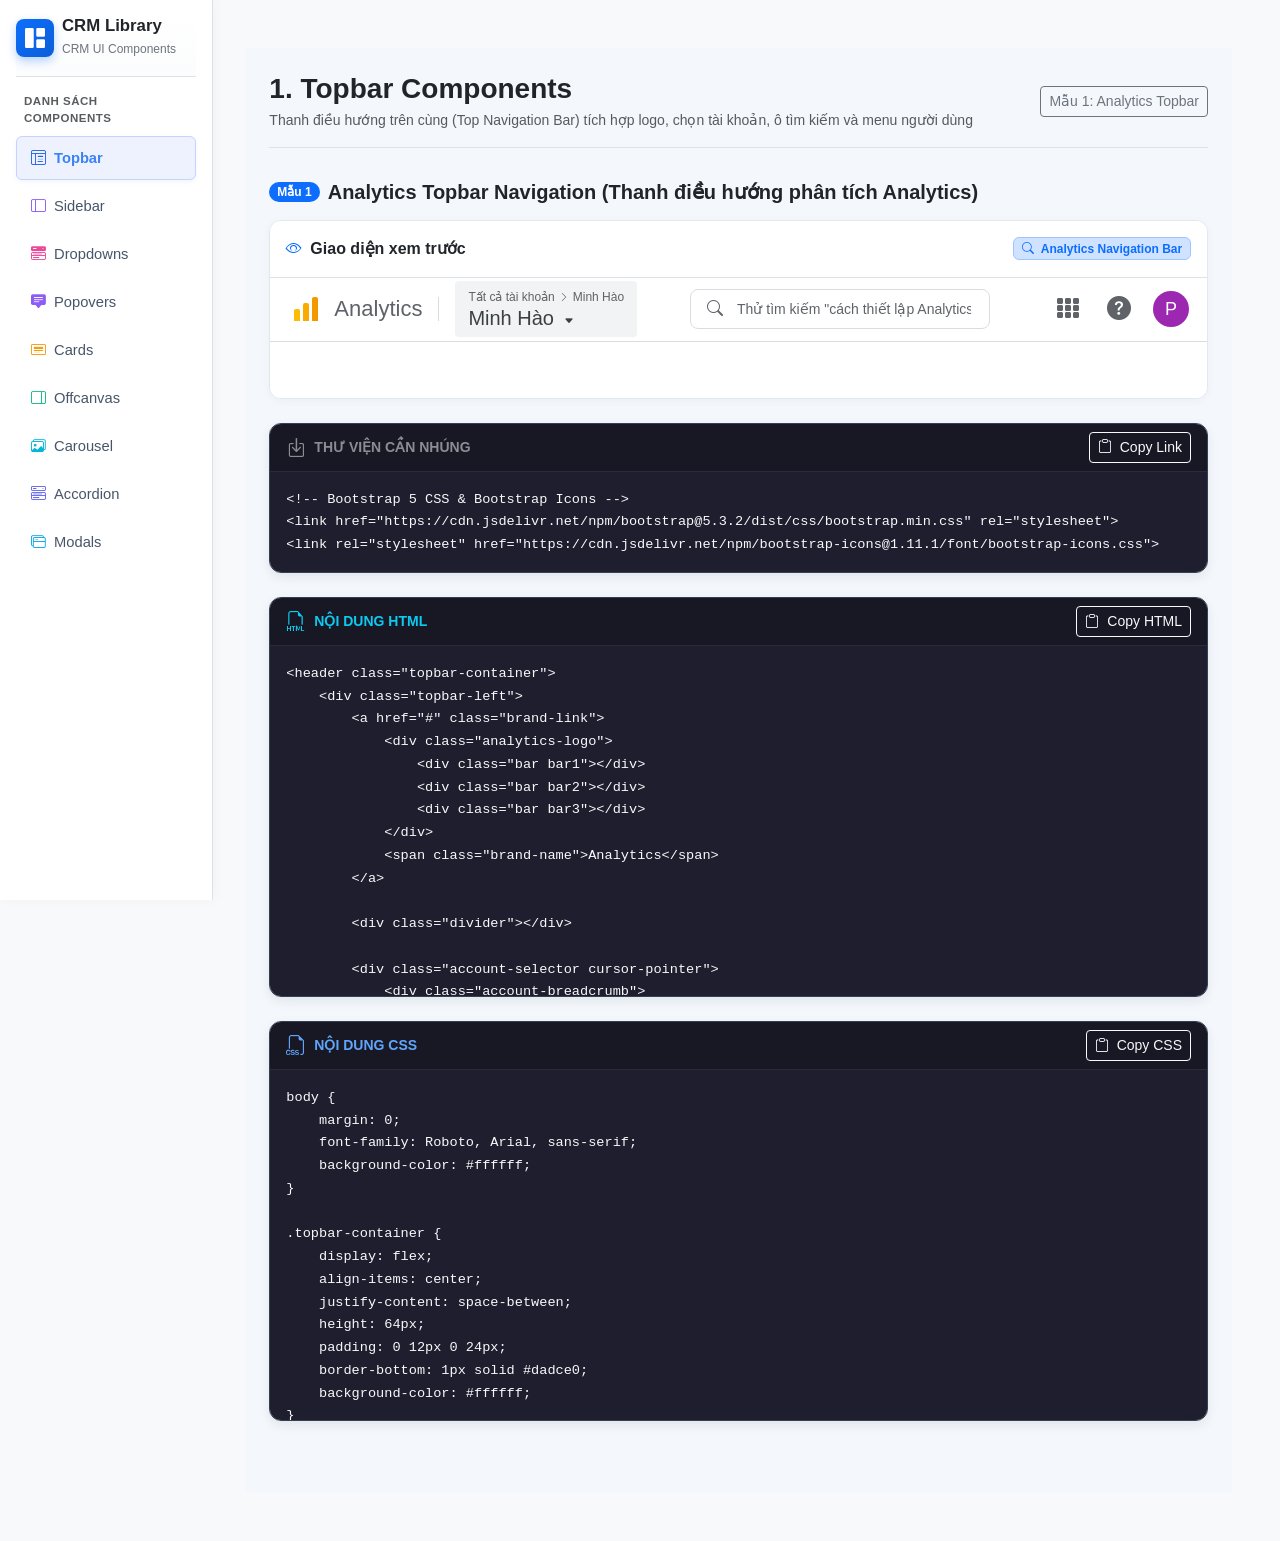
<file: index.html>
<!DOCTYPE html>
<html lang="vi">

<head>
    <meta charset="UTF-8">
    <meta name="viewport" content="width=device-width, initial-scale=1.0">
    <title>CRM Components Library</title>
    <link rel="preconnect" href="https://fonts.googleapis.com">
    <link rel="preconnect" href="https://fonts.gstatic.com" crossorigin>
    <link href="https://fonts.googleapis.com/css2?family=Fira+Code:wght@400;500&family=Inter:wght@400;500;600;700&display=swap" rel="stylesheet">
    <link href="https://cdn.jsdelivr.net/npm/bootstrap@5.3.2/dist/css/bootstrap.min.css" rel="stylesheet">
    <link rel="stylesheet" href="https://cdn.jsdelivr.net/npm/bootstrap-icons@1.11.1/font/bootstrap-icons.css">

    <link rel="stylesheet" href="topbar1.css">
    <link rel="stylesheet" href="sidebar1.css">
    <link rel="stylesheet" href="dropdown1.css">
    <link rel="stylesheet" href="dropdown2.css">
    <link rel="stylesheet" href="popover1.css">
    <link rel="stylesheet" href="card1.css">
    <link rel="stylesheet" href="offcanvas1.css">
    <link rel="stylesheet" href="offcanvas2.css">
    <link rel="stylesheet" href="offcanvas3.css">
    <link rel="stylesheet" href="sidebar2.css">
    <link rel="stylesheet" href="card2.css">
    <link rel="stylesheet" href="accordion1.css">
    <link rel="stylesheet" href="modal1.css">
    <link rel="stylesheet" href="carousel1.css">
    <link rel="stylesheet" href="testcss.css">

    <style>
        body {
            height: auto !important;
            overflow-y: auto !important;
            background-color: #f8fafc !important;
        }
        #preview-sidebar2 .layout-container,
        #preview-sidebar2 .ga-sidebar {
            height: 520px !important;
        }
        #preview-accordion1 .tasks-title {
            font-size: 16px !important;
            margin: 0 !important;
        }
        #preview-card2 .tasks-title {
            font-size: 28px !important;
            margin-top: 0 !important;
            margin-bottom: 16px !important;
        }
    </style>
</head>

<body>

    <div class="container-fluid">
        <div class="row">
            <nav id="sidebarMenu" class="col-md-3 col-lg-2 d-md-block bg-white sidebar custom-sidebar p-3 border-end">
                <div class="brand-header d-flex align-items-center gap-2 pb-3 mb-3 border-bottom">
                    <div class="brand-icon rounded-3 d-flex align-items-center justify-content-center text-white">
                        <i class="bi bi-grid-1x2-fill fs-5"></i>
                    </div>
                    <div>
                        <h5 class="fw-bold mb-0 text-dark" style="font-size: 1.05rem;">CRM Library</h5>
                        <span class="text-secondary small fw-medium" style="font-size: 0.75rem;">CRM UI Components</span>
                    </div>
                </div>

                <div class="sidebar-heading px-2 mb-2 text-uppercase text-muted fw-bold" style="font-size: 0.72rem; letter-spacing: 0.5px;">DANH SÁCH COMPONENTS</div>

                <div class="nav flex-column nav-pills custom-sidebar-nav" id="componentTabs" role="tablist" aria-orientation="vertical">
                    <button class="nav-link active d-flex align-items-center justify-content-between mb-1"
                        id="tab-topbar-btn" data-bs-toggle="pill" data-bs-target="#tab-topbar" type="button"
                        role="tab" aria-controls="tab-topbar" aria-selected="true">
                        <span class="d-flex align-items-center gap-2">
                            <i class="bi bi-layout-text-window-reverse" style="color: #3b82f6;"></i>
                            <span>Topbar</span>
                        </span>
                    </button>

                    <button class="nav-link d-flex align-items-center justify-content-between mb-1"
                        id="tab-sidebar-btn" data-bs-toggle="pill" data-bs-target="#tab-sidebar" type="button"
                        role="tab" aria-controls="tab-sidebar" aria-selected="false">
                        <span class="d-flex align-items-center gap-2">
                            <i class="bi bi-layout-sidebar" style="color: #8b5cf6;"></i>
                            <span>Sidebar</span>
                        </span>
                    </button>

                    <button class="nav-link d-flex align-items-center justify-content-between mb-1"
                        id="tab-dropdowns-btn" data-bs-toggle="pill" data-bs-target="#tab-dropdowns" type="button"
                        role="tab" aria-controls="tab-dropdowns" aria-selected="false">
                        <span class="d-flex align-items-center gap-2">
                            <i class="bi bi-menu-button-wide-fill" style="color: #ec4899;"></i>
                            <span>Dropdowns</span>
                        </span>
                    </button>

                    <button class="nav-link d-flex align-items-center justify-content-between mb-1"
                        id="tab-popovers-btn" data-bs-toggle="pill" data-bs-target="#tab-popovers" type="button"
                        role="tab" aria-controls="tab-popovers" aria-selected="false">
                        <span class="d-flex align-items-center gap-2">
                            <i class="bi bi-chat-square-text-fill" style="color: #8b5cf6;"></i>
                            <span>Popovers</span>
                        </span>
                    </button>

                    <button class="nav-link d-flex align-items-center justify-content-between mb-1"
                        id="tab-cards-btn" data-bs-toggle="pill" data-bs-target="#tab-cards" type="button"
                        role="tab" aria-controls="tab-cards" aria-selected="false">
                        <span class="d-flex align-items-center gap-2">
                            <i class="bi bi-card-heading" style="color: #f59e0b;"></i>
                            <span>Cards</span>
                        </span>
                    </button>

                    <button class="nav-link d-flex align-items-center justify-content-between mb-1"
                        id="tab-offcanvas-btn" data-bs-toggle="pill" data-bs-target="#tab-offcanvas" type="button"
                        role="tab" aria-controls="tab-offcanvas" aria-selected="false">
                        <span class="d-flex align-items-center gap-2">
                            <i class="bi bi-layout-sidebar-reverse" style="color: #10b981;"></i>
                            <span>Offcanvas</span>
                        </span>
                    </button>

                    <button class="nav-link d-flex align-items-center justify-content-between mb-1"
                        id="tab-carousel-btn" data-bs-toggle="pill" data-bs-target="#tab-carousel" type="button"
                        role="tab" aria-controls="tab-carousel" aria-selected="false">
                        <span class="d-flex align-items-center gap-2">
                            <i class="bi bi-images" style="color: #06b6d4;"></i>
                            <span>Carousel</span>
                        </span>
                    </button>

                    <button class="nav-link d-flex align-items-center justify-content-between mb-1"
                        id="tab-accordion-btn" data-bs-toggle="pill" data-bs-target="#tab-accordion" type="button"
                        role="tab" aria-controls="tab-accordion" aria-selected="false">
                        <span class="d-flex align-items-center gap-2">
                            <i class="bi bi-menu-button-wide" style="color: #6366f1;"></i>
                            <span>Accordion</span>
                        </span>
                    </button>

                    <button class="nav-link d-flex align-items-center justify-content-between mb-1"
                        id="tab-modals-btn" data-bs-toggle="pill" data-bs-target="#tab-modals" type="button"
                        role="tab" aria-controls="tab-modals" aria-selected="false">
                        <span class="d-flex align-items-center gap-2">
                            <i class="bi bi-window-stack" style="color: #0ea5e9;"></i>
                            <span>Modals</span>
                        </span>
                    </button>
                </div>
            </nav>

            <main class="col-md-9 ms-sm-auto col-lg-10 px-md-4 py-4 main-content">
                <div class="tab-content" id="componentTabsContent">

                    <div class="tab-pane fade show active" id="tab-topbar" role="tabpanel" aria-labelledby="tab-topbar-btn">
                        <div class="d-flex flex-wrap justify-content-between align-items-center pb-3 mb-4 border-bottom gap-2">
                            <div>
                                <h1 class="h3 fw-bold mb-1">1. Topbar Components</h1>
                                <p class="text-muted mb-0 small">Thanh điều hướng trên cùng (Top Navigation Bar) tích hợp logo, chọn tài khoản, ô tìm kiếm và menu người dùng</p>
                            </div>
                            <div class="d-flex flex-wrap gap-2">
                                <a href="#topbar-mau-1" class="btn btn-sm btn-outline-secondary">Mẫu 1: Analytics Topbar</a>
                            </div>
                        </div>

                        <section id="topbar-mau-1" class="mb-5 pt-2">
                            <div class="d-flex align-items-center gap-2 mb-3">
                                <span class="badge text-bg-primary px-2 py-1 rounded-pill">Mẫu 1</span>
                                <h2 class="h5 fw-bold mb-0">Analytics Topbar Navigation (Thanh điều hướng phân tích Analytics)</h2>
                            </div>

                            <div class="preview-card mb-4 bg-white">
                                <div class="card-header bg-white py-3 px-3 d-flex align-items-center justify-content-between border-bottom">
                                    <span class="fw-bold text-dark d-flex align-items-center gap-2">
                                        <i class="bi bi-eye text-primary"></i> Giao diện xem trước
                                    </span>
                                    <span class="badge bg-primary-subtle text-primary border border-primary-subtle">
                                        <i class="bi bi-search me-1"></i> Analytics Navigation Bar
                                    </span>
                                </div>
                                <div class="p-0 preview-container" id="preview-topbar1" style="background-color: #ffffff; border-radius: 8px; overflow: hidden;">
                                    <header class="topbar-container">
    <div class="topbar-left">
        <a href="#" class="brand-link">
            <div class="analytics-logo">
                <div class="bar bar1"></div>
                <div class="bar bar2"></div>
                <div class="bar bar3"></div>
            </div>
            <span class="brand-name">Analytics</span>
        </a>
        
        <div class="divider"></div>
        
        <div class="account-selector cursor-pointer">
            <div class="account-breadcrumb">
                Tất cả tài khoản <i class="bi bi-chevron-right"></i> Minh Hào
            </div>
            <div class="account-current">
                Minh Hào <i class="bi bi-caret-down-fill ms-1" style="font-size: 10px;"></i>
            </div>
        </div>
    </div>

    <div class="topbar-center">
        <div class="search-box">
            <i class="bi bi-search search-icon"></i>
            <input type="text" class="search-input" placeholder="Thử tìm kiếm &quot;cách thiết lập Analytics&quot;">
        </div>
    </div>

    <div class="topbar-right">
        <button class="icon-btn" type="button">
            <i class="bi bi-grid-3x3-gap-fill"></i>
        </button>

        <button class="icon-btn" type="button">
            <i class="bi bi-question-circle-fill"></i>
        </button>

        <button class="avatar-btn" type="button">
            <div class="avatar purple-avatar">P</div>
        </button>
    </div>
</header>
                                </div>
                            </div>

                            <div class="code-card mb-4">
                                <div class="code-header py-2 px-3 d-flex justify-content-between align-items-center">
                                    <div class="text-white-50 fw-bold small d-flex align-items-center gap-2">
                                        <i class="bi bi-box-arrow-in-down fs-5"></i> THƯ VIỆN CẦN NHÚNG
                                    </div>
                                    <button class="btn btn-sm btn-outline-light copy-btn" onclick="copyCode('dep-code-topbar1', this)">
                                        <i class="bi bi-clipboard me-1"></i> Copy Link
                                    </button>
                                </div>
                                <div class="p-0">
                                    <pre class="text-light m-0 p-3 code-pre"><code id="dep-code-topbar1">&lt;!-- Bootstrap 5 CSS &amp; Bootstrap Icons --&gt;
&lt;link href="https://cdn.jsdelivr.net/npm/bootstrap@5.3.2/dist/css/bootstrap.min.css" rel="stylesheet"&gt;
&lt;link rel="stylesheet" href="https://cdn.jsdelivr.net/npm/bootstrap-icons@1.11.1/font/bootstrap-icons.css"&gt;</code></pre>
                                </div>
                            </div>

                            <div class="code-card mb-4">
                                <div class="code-header py-2 px-3 d-flex justify-content-between align-items-center">
                                    <div class="text-info fw-bold small d-flex align-items-center gap-2">
                                        <i class="bi bi-filetype-html fs-5"></i> NỘI DUNG HTML
                                    </div>
                                    <button class="btn btn-sm btn-outline-light copy-btn" onclick="copyCode('code-html-topbar1', this)">
                                        <i class="bi bi-clipboard me-1"></i> Copy HTML
                                    </button>
                                </div>
                                <div class="p-0">
                                    <pre class="text-light m-0 p-3 code-pre"><code id="code-html-topbar1">&lt;header class=&quot;topbar-container&quot;&gt;
    &lt;div class=&quot;topbar-left&quot;&gt;
        &lt;a href=&quot;#&quot; class=&quot;brand-link&quot;&gt;
            &lt;div class=&quot;analytics-logo&quot;&gt;
                &lt;div class=&quot;bar bar1&quot;&gt;&lt;/div&gt;
                &lt;div class=&quot;bar bar2&quot;&gt;&lt;/div&gt;
                &lt;div class=&quot;bar bar3&quot;&gt;&lt;/div&gt;
            &lt;/div&gt;
            &lt;span class=&quot;brand-name&quot;&gt;Analytics&lt;/span&gt;
        &lt;/a&gt;
        
        &lt;div class=&quot;divider&quot;&gt;&lt;/div&gt;
        
        &lt;div class=&quot;account-selector cursor-pointer&quot;&gt;
            &lt;div class=&quot;account-breadcrumb&quot;&gt;
                Tất cả tài khoản &lt;i class=&quot;bi bi-chevron-right&quot;&gt;&lt;/i&gt; Minh Hào
            &lt;/div&gt;
            &lt;div class=&quot;account-current&quot;&gt;
                Minh Hào &lt;i class=&quot;bi bi-caret-down-fill ms-1&quot; style=&quot;font-size: 10px;&quot;&gt;&lt;/i&gt;
            &lt;/div&gt;
        &lt;/div&gt;
    &lt;/div&gt;

    &lt;div class=&quot;topbar-center&quot;&gt;
        &lt;div class=&quot;search-box&quot;&gt;
            &lt;i class=&quot;bi bi-search search-icon&quot;&gt;&lt;/i&gt;
            &lt;input type=&quot;text&quot; class=&quot;search-input&quot; placeholder=&quot;Thử tìm kiếm &amp;quot;cách thiết lập Analytics&amp;quot;&quot;&gt;
        &lt;/div&gt;
    &lt;/div&gt;

    &lt;div class=&quot;topbar-right&quot;&gt;
        &lt;button class=&quot;icon-btn&quot; type=&quot;button&quot;&gt;
            &lt;i class=&quot;bi bi-grid-3x3-gap-fill&quot;&gt;&lt;/i&gt;
        &lt;/button&gt;

        &lt;button class=&quot;icon-btn&quot; type=&quot;button&quot;&gt;
            &lt;i class=&quot;bi bi-question-circle-fill&quot;&gt;&lt;/i&gt;
        &lt;/button&gt;

        &lt;button class=&quot;avatar-btn&quot; type=&quot;button&quot;&gt;
            &lt;div class=&quot;avatar purple-avatar&quot;&gt;P&lt;/div&gt;
        &lt;/button&gt;
    &lt;/div&gt;
&lt;/header&gt;</code></pre>
                                </div>
                            </div>

                            <div class="code-card mb-4">
                                <div class="code-header py-2 px-3 d-flex justify-content-between align-items-center">
                                    <div class="text-primary-subtle fw-bold small d-flex align-items-center gap-2" style="color: #60a5fa !important;">
                                        <i class="bi bi-filetype-css fs-5"></i> NỘI DUNG CSS
                                    </div>
                                    <button class="btn btn-sm btn-outline-light copy-btn" onclick="copyCode('code-css-topbar1', this)">
                                        <i class="bi bi-clipboard me-1"></i> Copy CSS
                                    </button>
                                </div>
                                <div class="p-0">
                                    <pre class="text-light m-0 p-3 code-pre"><code id="code-css-topbar1">body {
    margin: 0;
    font-family: Roboto, Arial, sans-serif;
    background-color: #ffffff;
}

.topbar-container {
    display: flex;
    align-items: center;
    justify-content: space-between;
    height: 64px;
    padding: 0 12px 0 24px;
    border-bottom: 1px solid #dadce0;
    background-color: #ffffff;
}

.topbar-left {
    display: flex;
    align-items: center;
    min-width: 320px;
}

.brand-link {
    display: flex;
    align-items: center;
    text-decoration: none;
    color: #5f6368;
}

.analytics-logo {
    display: flex;
    align-items: flex-end;
    gap: 3px;
    width: 32px;
    height: 32px;
    margin-right: 8px;
    padding-bottom: 4px;
}

.analytics-logo .bar {
    width: 6px;
    border-radius: 2px 2px 0 0;
}

.analytics-logo .bar1 { height: 12px; background-color: #fbbc04; }
.analytics-logo .bar2 { height: 18px; background-color: #f9ab00; }
.analytics-logo .bar3 { height: 24px; background-color: #f29900; }

.brand-name {
    font-size: 22px;
    color: #5f6368;
    margin-right: 16px;
    line-height: 1;
}

.divider {
    width: 1px;
    height: 24px;
    background-color: #dadce0;
    margin-right: 16px;
}

.account-selector {
    display: flex;
    flex-direction: column;
    padding: 4px 8px;
    border-radius: 4px;
}

.account-selector:hover {
    background-color: #f1f3f4;
}

.account-breadcrumb {
    font-size: 12px;
    color: #5f6368;
    display: flex;
    align-items: center;
    gap: 4px;
}

.account-breadcrumb i {
    font-size: 10px;
}

.account-current {
    font-size: 20px;
    color: #3c4043;
    line-height: 1.2;
}

.topbar-center {
    flex-grow: 1;
    display: flex;
    justify-content: center;
    padding: 0 24px;
}

.search-box {
    display: flex;
    align-items: center;
    background-color: #f1f3f4;
    border-radius: 8px;
    height: 48px;
    width: 100%;
    max-width: 720px;
    padding: 0 16px;
    border: 1px solid transparent;
    transition: background-color 0.2s, box-shadow 0.2s;
}

.search-box:focus-within {
    background-color: #ffffff;
    box-shadow: 0 1px 1px rgba(0,0,0,0.1);
    border-color: #dadce0;
}

.search-icon {
    font-size: 20px;
    color: #5f6368;
    margin-right: 12px;
}

.search-input {
    border: none;
    background: transparent;
    width: 100%;
    font-size: 16px;
    color: #202124;
    outline: none;
}

.search-input::placeholder {
    color: #5f6368;
}

.topbar-right {
    display: flex;
    align-items: center;
    gap: 4px;
}

.icon-btn {
    background: transparent;
    border: none;
    width: 48px;
    height: 48px;
    border-radius: 50%;
    display: flex;
    align-items: center;
    justify-content: center;
    color: #5f6368;
    font-size: 24px;
    cursor: pointer;
    transition: background-color 0.2s;
}

.icon-btn:hover {
    background-color: #f1f3f4;
}

.avatar-btn {
    background: transparent;
    border: none;
    padding: 8px;
    border-radius: 50%;
    cursor: pointer;
}

.avatar-btn:hover {
    background-color: #f1f3f4;
}

.avatar {
    width: 32px;
    height: 32px;
    border-radius: 50%;
    display: flex;
    align-items: center;
    justify-content: center;
    color: #ffffff;
    font-size: 16px;
    font-weight: 500;
}

.purple-avatar { background-color: #9c27b0; }
.cursor-pointer { cursor: pointer; }</code></pre>
                                </div>
                            </div>
                        </section>
                    </div>

                    <div class="tab-pane fade" id="tab-sidebar" role="tabpanel" aria-labelledby="tab-sidebar-btn">
                        <div class="d-flex flex-wrap justify-content-between align-items-center pb-3 mb-4 border-bottom gap-2">
                            <div>
                                <h1 class="h3 fw-bold mb-1">2. Sidebar Components</h1>
                                <p class="text-muted mb-0 small">Thanh điều hướng bên cạnh (Side Navigation) mở rộng khi rê chuột kèm nhãn trạng thái và đếm thông báo</p>
                            </div>
                            <div class="d-flex flex-wrap gap-2">
                                <a href="#sidebar-mau-1" class="btn btn-sm btn-outline-secondary">Mẫu 1: Analytics Sidebar Hover</a>
                                <a href="#sidebar-mau-2" class="btn btn-sm btn-outline-secondary">Mẫu 2: Analytics Sidebar Layout</a>
                            </div>
                        </div>

                        <section id="sidebar-mau-1" class="mb-5 pt-2">
                            <div class="d-flex align-items-center gap-2 mb-3">
                                <span class="badge text-bg-primary px-2 py-1 rounded-pill">Mẫu 1</span>
                                <h2 class="h5 fw-bold mb-0">Analytics Sidebar Hover (Thanh điều hướng thu gọn mở rộng khi rê chuột)</h2>
                            </div>

                            <div class="preview-card mb-4 bg-white">
                                <div class="card-header bg-white py-3 px-3 d-flex align-items-center justify-content-between border-bottom">
                                    <span class="fw-bold text-dark d-flex align-items-center gap-2">
                                        <i class="bi bi-eye text-primary"></i> Giao diện xem trước
                                    </span>
                                    <span class="badge bg-primary-subtle text-primary border border-primary-subtle">
                                        <i class="bi bi-mouse me-1"></i> Rê chuột để mở rộng sidebar
                                    </span>
                                </div>
                                <div class="p-0 preview-container" id="preview-sidebar1" style="height: 480px; overflow: hidden; position: relative; border-radius: 8px;">
                                    <div class="layout-wrapper" style="min-height: 100%; height: 480px;">
    <aside class="hover-sidebar" id="hoverSidebar">
        
        <div class="sidebar-menu top-menu">
            <a href="#" class="nav-item">
                <div class="icon-wrapper">
                    <i class="bi bi-house-door-fill"></i>
                </div>
                <span class="nav-text">Trang chủ</span>
            </a>
            
            <a href="#" class="nav-item active">
                <div class="icon-wrapper">
                    <i class="bi bi-bar-chart-fill"></i>
                </div>
                <span class="nav-text">Báo cáo</span>
            </a>
            
            <a href="#" class="nav-item">
                <div class="icon-wrapper">
                    <i class="bi bi-graph-up-arrow"></i>
                </div>
                <span class="nav-text">Khám phá</span>
            </a>
            
            <a href="#" class="nav-item">
                <div class="icon-wrapper">
                    <i class="bi bi-megaphone-fill"></i>
                </div>
                <span class="nav-text">Quảng cáo</span>
            </a>
        </div>

        <div class="sidebar-menu bottom-menu">
            <a href="#" class="nav-item">
                <div class="icon-wrapper">
                    <i class="bi bi-check2-circle"></i>
                </div>
                <span class="nav-text">Công việc</span>
                <span class="badge rounded-pill bg-secondary ms-auto me-2 badge-count">8</span>
            </a>
            
            <a href="#" class="nav-item">
                <div class="icon-wrapper">
                    <i class="bi bi-gear-fill"></i>
                </div>
                <span class="nav-text">Quản trị</span>
            </a>
        </div>

    </aside>

    <main class="main-content p-4 bg-light">
    </main>
</div>
                                </div>
                            </div>

                            <div class="code-card mb-4">
                                <div class="code-header py-2 px-3 d-flex justify-content-between align-items-center">
                                    <div class="text-white-50 fw-bold small d-flex align-items-center gap-2">
                                        <i class="bi bi-box-arrow-in-down fs-5"></i> THƯ VIỆN CẦN NHÚNG
                                    </div>
                                    <button class="btn btn-sm btn-outline-light copy-btn" onclick="copyCode('dep-code-sidebar1', this)">
                                        <i class="bi bi-clipboard me-1"></i> Copy Link
                                    </button>
                                </div>
                                <div class="p-0">
                                    <pre class="text-light m-0 p-3 code-pre"><code id="dep-code-sidebar1">&lt;!-- Bootstrap 5 CSS &amp; Bootstrap Icons --&gt;
&lt;link href="https://cdn.jsdelivr.net/npm/bootstrap@5.3.2/dist/css/bootstrap.min.css" rel="stylesheet"&gt;
&lt;link rel="stylesheet" href="https://cdn.jsdelivr.net/npm/bootstrap-icons@1.11.1/font/bootstrap-icons.css"&gt;</code></pre>
                                </div>
                            </div>

                            <div class="code-card mb-4">
                                <div class="code-header py-2 px-3 d-flex justify-content-between align-items-center">
                                    <div class="text-info fw-bold small d-flex align-items-center gap-2">
                                        <i class="bi bi-filetype-html fs-5"></i> NỘI DUNG HTML
                                    </div>
                                    <button class="btn btn-sm btn-outline-light copy-btn" onclick="copyCode('code-html-sidebar1', this)">
                                        <i class="bi bi-clipboard me-1"></i> Copy HTML
                                    </button>
                                </div>
                                <div class="p-0">
                                    <pre class="text-light m-0 p-3 code-pre"><code id="code-html-sidebar1">&lt;div class=&quot;layout-wrapper&quot;&gt;
    &lt;aside class=&quot;hover-sidebar&quot; id=&quot;hoverSidebar&quot;&gt;
        
        &lt;div class=&quot;sidebar-menu top-menu&quot;&gt;
            &lt;a href=&quot;#&quot; class=&quot;nav-item&quot;&gt;
                &lt;div class=&quot;icon-wrapper&quot;&gt;
                    &lt;i class=&quot;bi bi-house-door-fill&quot;&gt;&lt;/i&gt;
                &lt;/div&gt;
                &lt;span class=&quot;nav-text&quot;&gt;Trang chủ&lt;/span&gt;
            &lt;/a&gt;
            
            &lt;a href=&quot;#&quot; class=&quot;nav-item active&quot;&gt;
                &lt;div class=&quot;icon-wrapper&quot;&gt;
                    &lt;i class=&quot;bi bi-bar-chart-fill&quot;&gt;&lt;/i&gt;
                &lt;/div&gt;
                &lt;span class=&quot;nav-text&quot;&gt;Báo cáo&lt;/span&gt;
            &lt;/a&gt;
            
            &lt;a href=&quot;#&quot; class=&quot;nav-item&quot;&gt;
                &lt;div class=&quot;icon-wrapper&quot;&gt;
                    &lt;i class=&quot;bi bi-graph-up-arrow&quot;&gt;&lt;/i&gt;
                &lt;/div&gt;
                &lt;span class=&quot;nav-text&quot;&gt;Khám phá&lt;/span&gt;
            &lt;/a&gt;
            
            &lt;a href=&quot;#&quot; class=&quot;nav-item&quot;&gt;
                &lt;div class=&quot;icon-wrapper&quot;&gt;
                    &lt;i class=&quot;bi bi-megaphone-fill&quot;&gt;&lt;/i&gt;
                &lt;/div&gt;
                &lt;span class=&quot;nav-text&quot;&gt;Quảng cáo&lt;/span&gt;
            &lt;/a&gt;
        &lt;/div&gt;

        &lt;div class=&quot;sidebar-menu bottom-menu&quot;&gt;
            &lt;a href=&quot;#&quot; class=&quot;nav-item&quot;&gt;
                &lt;div class=&quot;icon-wrapper&quot;&gt;
                    &lt;i class=&quot;bi bi-check2-circle&quot;&gt;&lt;/i&gt;
                &lt;/div&gt;
                &lt;span class=&quot;nav-text&quot;&gt;Công việc&lt;/span&gt;
                &lt;span class=&quot;badge rounded-pill bg-secondary ms-auto me-2 badge-count&quot;&gt;8&lt;/span&gt;
            &lt;/a&gt;
            
            &lt;a href=&quot;#&quot; class=&quot;nav-item&quot;&gt;
                &lt;div class=&quot;icon-wrapper&quot;&gt;
                    &lt;i class=&quot;bi bi-gear-fill&quot;&gt;&lt;/i&gt;
                &lt;/div&gt;
                &lt;span class=&quot;nav-text&quot;&gt;Quản trị&lt;/span&gt;
            &lt;/a&gt;
        &lt;/div&gt;

    &lt;/aside&gt;

    &lt;main class=&quot;main-content p-4 bg-light&quot;&gt;
    &lt;/main&gt;
&lt;/div&gt;</code></pre>
                                </div>
                            </div>

                            <div class="code-card mb-4">
                                <div class="code-header py-2 px-3 d-flex justify-content-between align-items-center">
                                    <div class="text-primary-subtle fw-bold small d-flex align-items-center gap-2" style="color: #60a5fa !important;">
                                        <i class="bi bi-filetype-css fs-5"></i> NỘI DUNG CSS
                                    </div>
                                    <button class="btn btn-sm btn-outline-light copy-btn" onclick="copyCode('code-css-sidebar1', this)">
                                        <i class="bi bi-clipboard me-1"></i> Copy CSS
                                    </button>
                                </div>
                                <div class="p-0">
                                    <pre class="text-light m-0 p-3 code-pre"><code id="code-css-sidebar1">body {
    margin: 0;
    font-family: Roboto, Arial, sans-serif;
    background-color: #f1f3f4;
}

.layout-wrapper {
    display: flex;
    min-height: 100vh;
}

.hover-sidebar {
    width: 64px;
    background-color: #ffffff;
    border-right: 1px solid #dadce0;
    display: flex;
    flex-direction: column;
    justify-content: space-between;
    transition: width 0.2s cubic-bezier(0.4, 0, 0.2, 1), box-shadow 0.2s;
    position: relative;
    z-index: 1000;
    overflow: hidden;
}

.hover-sidebar:hover {
    width: 240px;
    box-shadow: 2px 0 8px rgba(0,0,0,0.1);
}

.sidebar-menu {
    display: flex;
    flex-direction: column;
    padding: 12px 0;
    gap: 4px;
}

.bottom-menu {
    border-top: 1px solid transparent;
}

.nav-item {
    display: flex;
    align-items: center;
    height: 48px;
    text-decoration: none;
    color: #5f6368;
    margin: 0 12px;
    border-radius: 24px;
    transition: background-color 0.2s, color 0.2s;
    cursor: pointer;
    position: relative;
}

.nav-item:hover {
    background-color: #f1f3f4;
}

.icon-wrapper {
    width: 40px;
    height: 40px;
    min-width: 40px;
    display: flex;
    justify-content: center;
    align-items: center;
    font-size: 20px;
    border-radius: 50%;
    transition: background-color 0.2s, color 0.2s;
}

.nav-text {
    font-size: 14px;
    font-weight: 500;
    white-space: nowrap;
    opacity: 0;
    margin-left: 8px;
    transition: opacity 0.2s;
    pointer-events: none;
}

.hover-sidebar:hover .nav-text {
    opacity: 1;
    pointer-events: auto;
}

.nav-item.active {
    background-color: #e8f0fe;
    color: #1a73e8;
}

.nav-item.active .icon-wrapper {
    background-color: #3b82f6;
    color: #ffffff;
}

.hover-sidebar:hover .nav-item.active {
    background-color: #3b82f6;
    color: #ffffff;
}

.hover-sidebar:hover .nav-item.active .icon-wrapper {
    background-color: transparent;
}

.badge-count {
    opacity: 0;
    transition: opacity 0.2s;
}

.hover-sidebar:hover .badge-count {
    opacity: 1;
}

.main-content {
    flex-grow: 1;
}</code></pre>
                                </div>
                            </div>

                            <div class="code-card mb-4">
                                <div class="code-header py-2 px-3 d-flex justify-content-between align-items-center">
                                    <div class="text-warning fw-bold small d-flex align-items-center gap-2">
                                        <i class="bi bi-filetype-js fs-5"></i> NỘI DUNG JS
                                    </div>
                                    <button class="btn btn-sm btn-outline-light copy-btn" onclick="copyCode('code-js-sidebar1', this)">
                                        <i class="bi bi-clipboard me-1"></i> Copy JS
                                    </button>
                                </div>
                                <div class="p-0">
                                    <pre class="text-light m-0 p-3 code-pre"><code id="code-js-sidebar1">document.addEventListener(&#039;DOMContentLoaded&#039;, () =&gt; {
    const navItems = document.querySelectorAll(&#039;.nav-item&#039;);
    
    navItems.forEach(item =&gt; {
        item.addEventListener(&#039;click&#039;, (e) =&gt; {
            e.preventDefault();
            
            navItems.forEach(nav =&gt; nav.classList.remove(&#039;active&#039;));
            
            item.classList.add(&#039;active&#039;);
        });
    });
});</code></pre>
                                </div>
                            </div>
                        </section>

                        <section id="sidebar-mau-2" class="mb-5 pt-2">
                            <div class="d-flex align-items-center gap-2 mb-3">
                                <span class="badge text-bg-primary px-2 py-1 rounded-pill">Mẫu 2</span>
                                <h2 class="h5 fw-bold mb-0">Analytics Sidebar Layout (Thanh điều hướng phân tích Google Analytics kèm nút thu gọn)</h2>
                            </div>

                            <div class="preview-card mb-4 bg-white">
                                <div class="card-header bg-white py-3 px-3 d-flex align-items-center justify-content-between border-bottom">
                                    <span class="fw-bold text-dark d-flex align-items-center gap-2">
                                        <i class="bi bi-eye text-primary"></i> Giao diện xem trước
                                    </span>
                                    <span class="badge bg-primary-subtle text-primary border border-primary-subtle">
                                        <i class="bi bi-layout-sidebar-inset me-1"></i> Expandable Sidebar Layout
                                    </span>
                                </div>
                                <div class="p-0 preview-container" id="preview-sidebar2" style="height: 520px; overflow: hidden; position: relative; border-radius: 8px;">
<!DOCTYPE html>
<html lang="en">
<head>
<meta charset="UTF-8">
<meta name="viewport" content="width=device-width, initial-scale=1.0">
<title>Analytics Sidebar Layout</title>
<link href="https://cdn.jsdelivr.net/npm/bootstrap@5.3.2/dist/css/bootstrap.min.css" rel="stylesheet">
<link rel="stylesheet" href="https://cdn.jsdelivr.net/npm/bootstrap-icons@1.11.1/font/bootstrap-icons.css">
<link rel="stylesheet" href="sidebar2.css">
</head>
<body>

<div class="layout-container">
    
    <aside class="ga-sidebar" id="gaSidebar">
        
        <div class="sidebar-clip">
            <div class="sidebar-inner custom-scrollbar">
                
                <div class="p-3 pb-2">
                    <button class="btn btn-create shadow-sm d-flex align-items-center">
                        <div class="plus-icon">
                            <div class="p-top"></div>
                            <div class="p-bottom"></div>
                            <div class="p-left"></div>
                            <div class="p-right"></div>
                        </div>
                        <span>Tạo</span>
                        <i class="bi bi-caret-down-fill ms-2" style="font-size: 10px;"></i>
                    </button>
                </div>

                <div class="nav-section mt-2">
                    <a href="#" class="nav-link-item">Tổng quan nhanh về báo cáo</a>
                    <a href="#" class="nav-link-item active">Tổng quan theo thời gian thực</a>
                    <a href="#" class="nav-link-item">Trang theo thời gian thực</a>
                </div>

                <div class="accordion custom-accordion mt-2" id="sidebarAccordion">
                    
                    <div class="accordion-item">
                        <h2 class="accordion-header">
                            <button class="accordion-button" type="button" data-bs-toggle="collapse" data-bs-target="#collapseBusiness" aria-expanded="true">
                                Mục tiêu kinh doanh
                            </button>
                        </h2>
                        <div id="collapseBusiness" class="accordion-collapse collapse show">
                            <div class="accordion-body p-0 pb-2">
                                <a href="#" class="sub-link-item">
                                    <i class="bi bi-caret-right-fill sub-icon"></i> Tạo khách hàng tiềm năng
                                </a>
                                <a href="#" class="sub-link-item">
                                    <i class="bi bi-caret-right-fill sub-icon"></i> Tăng doanh số
                                </a>
                                <a href="#" class="sub-link-item">
                                    <i class="bi bi-caret-right-fill sub-icon"></i> Tìm hiểu lưu lượng truy cập w...
                                </a>
                                <a href="#" class="sub-link-item">
                                    <i class="bi bi-caret-right-fill sub-icon"></i> Xem mức độ tương tác và tỷ l...
                                </a>
                            </div>
                        </div>
                    </div>

                    <div class="accordion-item">
                        <h2 class="accordion-header">
                            <button class="accordion-button collapsed" type="button" data-bs-toggle="collapse" data-bs-target="#collapseUser">
                                Người dùng
                            </button>
                        </h2>
                        <div id="collapseUser" class="accordion-collapse collapse">
                            <div class="accordion-body p-0 pb-2">
                                <a href="#" class="sub-link-item">
                                    <i class="bi bi-caret-right-fill sub-icon"></i> Thuộc tính người dùng
                                </a>
                                <a href="#" class="sub-link-item">
                                    <i class="bi bi-caret-right-fill sub-icon"></i> Công nghệ
                                </a>
                            </div>
                        </div>
                    </div>

                    <div class="accordion-item">
                        <h2 class="accordion-header">
                            <button class="accordion-button collapsed" type="button" data-bs-toggle="collapse" data-bs-target="#collapseData">
                                Nhập dữ liệu
                            </button>
                        </h2>
                        <div id="collapseData" class="accordion-collapse collapse">
                            <div class="accordion-body p-0 pb-2">
                                <a href="#" class="sub-link-item">
                                    Xác thực việc nhập dữ liệu ch...
                                </a>
                            </div>
                        </div>
                    </div>

                </div>

                <div class="mt-auto border-top p-3 d-flex align-items-center">
                    <a href="#" class="nav-link-item w-100 d-flex align-items-center gap-3 p-2 rounded" style="margin:0;">
                        <i class="bi bi-folder2 fs-5"></i> Thư viện
                    </a>
                </div>

            </div>
        </div>

        <button class="toggle-sidebar-btn" id="toggleSidebarBtn">
            <i class="bi bi-chevron-left" id="toggleIcon"></i>
        </button>
    </aside>

    <main class="main-content">
        <div class="placeholder-content h-100 w-100 d-flex align-items-center justify-content-center">
            <div class="text-center text-secondary">
                <i class="bi bi-map text-secondary opacity-25" style="font-size: 80px;"></i>
                <h3 class="mt-3 fw-light">Nội dung báo cáo</h3>
                <p>Khu vực này sẽ tự động mở rộng khi thu gọn Sidebar.</p>
            </div>
        </div>
    </main>

</div>

<script src="https://cdn.jsdelivr.net/npm/bootstrap@5.3.2/dist/js/bootstrap.bundle.min.js"></script>
<script src="sidebar2.js"></script>
</body>
</html>
                                </div>
                            </div>

                            <div class="code-card mb-4">
                                <div class="code-header py-2 px-3 d-flex justify-content-between align-items-center">
                                    <div class="text-white-50 fw-bold small d-flex align-items-center gap-2">
                                        <i class="bi bi-box-arrow-in-down fs-5"></i> THƯ VIỆN CẦN NHÚNG
                                    </div>
                                    <button class="btn btn-sm btn-outline-light copy-btn" onclick="copyCode('dep-code-sidebar2', this)">
                                        <i class="bi bi-clipboard me-1"></i> Copy Link
                                    </button>
                                </div>
                                <div class="p-0">
                                    <pre class="text-light m-0 p-3 code-pre"><code id="dep-code-sidebar2">&lt;!-- Bootstrap 5 CSS &amp; Bootstrap Icons --&gt;
&lt;link href="https://cdn.jsdelivr.net/npm/bootstrap@5.3.2/dist/css/bootstrap.min.css" rel="stylesheet"&gt;
&lt;link rel="stylesheet" href="https://cdn.jsdelivr.net/npm/bootstrap-icons@1.11.1/font/bootstrap-icons.css"&gt;

&lt;!-- Bootstrap 5 JS Bundle --&gt;
&lt;script src="https://cdn.jsdelivr.net/npm/bootstrap@5.3.2/dist/js/bootstrap.bundle.min.js"&gt;&lt;/script&gt;</code></pre>
                                </div>
                            </div>

                            <div class="code-card mb-4">
                                <div class="code-header py-2 px-3 d-flex justify-content-between align-items-center">
                                    <div class="text-info fw-bold small d-flex align-items-center gap-2">
                                        <i class="bi bi-filetype-html fs-5"></i> NỘI DUNG HTML
                                    </div>
                                    <button class="btn btn-sm btn-outline-light copy-btn" onclick="copyCode('code-html-sidebar2', this)">
                                        <i class="bi bi-clipboard me-1"></i> Copy HTML
                                    </button>
                                </div>
                                <div class="p-0">
                                    <pre class="text-light m-0 p-3 code-pre"><code id="code-html-sidebar2">&lt;div class=&quot;layout-container&quot;&gt;
    
    &lt;aside class=&quot;ga-sidebar&quot; id=&quot;gaSidebar&quot;&gt;
        
        &lt;div class=&quot;sidebar-clip&quot;&gt;
            &lt;div class=&quot;sidebar-inner custom-scrollbar&quot;&gt;
                
                &lt;div class=&quot;p-3 pb-2&quot;&gt;
                    &lt;button class=&quot;btn btn-create shadow-sm d-flex align-items-center&quot;&gt;
                        &lt;div class=&quot;plus-icon&quot;&gt;
                            &lt;div class=&quot;p-top&quot;&gt;&lt;/div&gt;
                            &lt;div class=&quot;p-bottom&quot;&gt;&lt;/div&gt;
                            &lt;div class=&quot;p-left&quot;&gt;&lt;/div&gt;
                            &lt;div class=&quot;p-right&quot;&gt;&lt;/div&gt;
                        &lt;/div&gt;
                        &lt;span&gt;Tạo&lt;/span&gt;
                        &lt;i class=&quot;bi bi-caret-down-fill ms-2&quot; style=&quot;font-size: 10px;&quot;&gt;&lt;/i&gt;
                    &lt;/button&gt;
                &lt;/div&gt;

                &lt;div class=&quot;nav-section mt-2&quot;&gt;
                    &lt;a href=&quot;#&quot; class=&quot;nav-link-item&quot;&gt;Tổng quan nhanh về báo cáo&lt;/a&gt;
                    &lt;a href=&quot;#&quot; class=&quot;nav-link-item active&quot;&gt;Tổng quan theo thời gian thực&lt;/a&gt;
                    &lt;a href=&quot;#&quot; class=&quot;nav-link-item&quot;&gt;Trang theo thời gian thực&lt;/a&gt;
                &lt;/div&gt;

                &lt;div class=&quot;accordion custom-accordion mt-2&quot; id=&quot;sidebarAccordion&quot;&gt;
                    
                    &lt;div class=&quot;accordion-item&quot;&gt;
                        &lt;h2 class=&quot;accordion-header&quot;&gt;
                            &lt;button class=&quot;accordion-button&quot; type=&quot;button&quot; data-bs-toggle=&quot;collapse&quot; data-bs-target=&quot;#collapseBusiness&quot; aria-expanded=&quot;true&quot;&gt;
                                Mục tiêu kinh doanh
                            &lt;/button&gt;
                        &lt;/h2&gt;
                        &lt;div id=&quot;collapseBusiness&quot; class=&quot;accordion-collapse collapse show&quot;&gt;
                            &lt;div class=&quot;accordion-body p-0 pb-2&quot;&gt;
                                &lt;a href=&quot;#&quot; class=&quot;sub-link-item&quot;&gt;
                                    &lt;i class=&quot;bi bi-caret-right-fill sub-icon&quot;&gt;&lt;/i&gt; Tạo khách hàng tiềm năng
                                &lt;/a&gt;
                                &lt;a href=&quot;#&quot; class=&quot;sub-link-item&quot;&gt;
                                    &lt;i class=&quot;bi bi-caret-right-fill sub-icon&quot;&gt;&lt;/i&gt; Tăng doanh số
                                &lt;/a&gt;
                                &lt;a href=&quot;#&quot; class=&quot;sub-link-item&quot;&gt;
                                    &lt;i class=&quot;bi bi-caret-right-fill sub-icon&quot;&gt;&lt;/i&gt; Tìm hiểu lưu lượng truy cập w...
                                &lt;/a&gt;
                                &lt;a href=&quot;#&quot; class=&quot;sub-link-item&quot;&gt;
                                    &lt;i class=&quot;bi bi-caret-right-fill sub-icon&quot;&gt;&lt;/i&gt; Xem mức độ tương tác và tỷ l...
                                &lt;/a&gt;
                            &lt;/div&gt;
                        &lt;/div&gt;
                    &lt;/div&gt;

                    &lt;div class=&quot;accordion-item&quot;&gt;
                        &lt;h2 class=&quot;accordion-header&quot;&gt;
                            &lt;button class=&quot;accordion-button collapsed&quot; type=&quot;button&quot; data-bs-toggle=&quot;collapse&quot; data-bs-target=&quot;#collapseUser&quot;&gt;
                                Người dùng
                            &lt;/button&gt;
                        &lt;/h2&gt;
                        &lt;div id=&quot;collapseUser&quot; class=&quot;accordion-collapse collapse&quot;&gt;
                            &lt;div class=&quot;accordion-body p-0 pb-2&quot;&gt;
                                &lt;a href=&quot;#&quot; class=&quot;sub-link-item&quot;&gt;
                                    &lt;i class=&quot;bi bi-caret-right-fill sub-icon&quot;&gt;&lt;/i&gt; Thuộc tính người dùng
                                &lt;/a&gt;
                                &lt;a href=&quot;#&quot; class=&quot;sub-link-item&quot;&gt;
                                    &lt;i class=&quot;bi bi-caret-right-fill sub-icon&quot;&gt;&lt;/i&gt; Công nghệ
                                &lt;/a&gt;
                            &lt;/div&gt;
                        &lt;/div&gt;
                    &lt;/div&gt;

                    &lt;div class=&quot;accordion-item&quot;&gt;
                        &lt;h2 class=&quot;accordion-header&quot;&gt;
                            &lt;button class=&quot;accordion-button collapsed&quot; type=&quot;button&quot; data-bs-toggle=&quot;collapse&quot; data-bs-target=&quot;#collapseData&quot;&gt;
                                Nhập dữ liệu
                            &lt;/button&gt;
                        &lt;/h2&gt;
                        &lt;div id=&quot;collapseData&quot; class=&quot;accordion-collapse collapse&quot;&gt;
                            &lt;div class=&quot;accordion-body p-0 pb-2&quot;&gt;
                                &lt;a href=&quot;#&quot; class=&quot;sub-link-item&quot;&gt;
                                    Xác thực việc nhập dữ liệu ch...
                                &lt;/a&gt;
                            &lt;/div&gt;
                        &lt;/div&gt;
                    &lt;/div&gt;

                &lt;/div&gt;

                &lt;div class=&quot;mt-auto border-top p-3 d-flex align-items-center&quot;&gt;
                    &lt;a href=&quot;#&quot; class=&quot;nav-link-item w-100 d-flex align-items-center gap-3 p-2 rounded&quot; style=&quot;margin:0;&quot;&gt;
                        &lt;i class=&quot;bi bi-folder2 fs-5&quot;&gt;&lt;/i&gt; Thư viện
                    &lt;/a&gt;
                &lt;/div&gt;

            &lt;/div&gt;
        &lt;/div&gt;

        &lt;button class=&quot;toggle-sidebar-btn&quot; id=&quot;toggleSidebarBtn&quot;&gt;
            &lt;i class=&quot;bi bi-chevron-left&quot; id=&quot;toggleIcon&quot;&gt;&lt;/i&gt;
        &lt;/button&gt;
    &lt;/aside&gt;

    &lt;main class=&quot;main-content&quot;&gt;
        &lt;div class=&quot;placeholder-content h-100 w-100 d-flex align-items-center justify-content-center&quot;&gt;
            &lt;div class=&quot;text-center text-secondary&quot;&gt;
                &lt;i class=&quot;bi bi-map text-secondary opacity-25&quot; style=&quot;font-size: 80px;&quot;&gt;&lt;/i&gt;
                &lt;h3 class=&quot;mt-3 fw-light&quot;&gt;Nội dung báo cáo&lt;/h3&gt;
                &lt;p&gt;Khu vực này sẽ tự động mở rộng khi thu gọn Sidebar.&lt;/p&gt;
            &lt;/div&gt;
        &lt;/div&gt;
    &lt;/main&gt;

&lt;/div&gt;</code></pre>
                                </div>
                            </div>

                            <div class="code-card mb-4">
                                <div class="code-header py-2 px-3 d-flex justify-content-between align-items-center">
                                    <div class="text-primary-subtle fw-bold small d-flex align-items-center gap-2" style="color: #60a5fa !important;">
                                        <i class="bi bi-filetype-css fs-5"></i> NỘI DUNG CSS
                                    </div>
                                    <button class="btn btn-sm btn-outline-light copy-btn" onclick="copyCode('code-css-sidebar2', this)">
                                        <i class="bi bi-clipboard me-1"></i> Copy CSS
                                    </button>
                                </div>
                                <div class="p-0">
                                    <pre class="text-light m-0 p-3 code-pre"><code id="code-css-sidebar2">body {
    font-family: Roboto, Arial, sans-serif;
    margin: 0;
    overflow: hidden;
}

.layout-container {
    display: flex;
    height: 100vh;
    background-color: #f1f3f4;
}

.ga-sidebar {
    width: 260px;
    height: 100vh;
    background-color: #ffffff;
    border-right: 1px solid #dadce0;
    position: relative;
    transition: width 0.3s cubic-bezier(0.4, 0, 0.2, 1);
    z-index: 100;
}

.ga-sidebar.collapsed {
    width: 0;
}

.sidebar-clip {
    width: 100%;
    height: 100%;
    overflow: hidden;
}

.sidebar-inner {
    width: 260px;
    height: 100%;
    display: flex;
    flex-direction: column;
    overflow-y: auto;
    overflow-x: hidden;
}

.custom-scrollbar::-webkit-scrollbar {
    width: 6px;
}
.custom-scrollbar::-webkit-scrollbar-thumb {
    background-color: #dadce0;
    border-radius: 4px;
}

.btn-create {
    background-color: #ffffff;
    border: 1px solid #dadce0;
    border-radius: 24px;
    padding: 8px 16px;
    font-size: 14px;
    font-weight: 500;
    color: #3c4043;
    transition: background-color 0.2s, box-shadow 0.2s;
}

.btn-create:hover {
    background-color: #f8f9fa;
    box-shadow: 0 1px 3px rgba(0,0,0,0.1) !important;
}

.plus-icon {
    position: relative;
    width: 14px;
    height: 14px;
    margin-right: 10px;
}
.plus-icon div {
    position: absolute;
    border-radius: 2px;
}
.p-top { width: 4px; height: 8px; top: 0; left: 5px; background: #ea4335; }
.p-bottom { width: 4px; height: 8px; bottom: 0; left: 5px; background: #34a853; }
.p-left { width: 8px; height: 4px; top: 5px; left: 0; background: #4285f4; }
.p-right { width: 8px; height: 4px; top: 5px; right: 0; background: #fbbc04; }

.nav-link-item {
    display: block;
    padding: 10px 16px 10px 24px;
    margin: 2px 16px 2px 0;
    color: #3c4043;
    text-decoration: none;
    font-size: 13px;
    font-weight: 500;
    border-radius: 0 24px 24px 0;
    transition: background-color 0.2s, color 0.2s;
}

.nav-link-item:hover {
    background-color: #f1f3f4;
}

.nav-link-item.active {
    background-color: #e8f0fe;
    color: #1a73e8;
}

.custom-accordion {
    --bs-accordion-border-width: 0;
    --bs-accordion-bg: transparent;
}

.custom-accordion .accordion-button {
    font-size: 13px;
    font-weight: 500;
    color: #3c4043;
    padding: 12px 24px;
    background-color: transparent;
    box-shadow: none;
}

.custom-accordion .accordion-button:hover {
    background-color: #f8f9fa;
}

.custom-accordion .accordion-button:not(.collapsed) {
    color: #3c4043;
    background-color: transparent;
    box-shadow: none;
}

.custom-accordion .accordion-button::after {
    background-size: 12px;
    transition: transform 0.2s ease-in-out;
}

.sub-link-item {
    display: flex;
    align-items: center;
    padding: 8px 16px 8px 24px;
    margin: 2px 16px 2px 0;
    color: #3c4043;
    text-decoration: none;
    font-size: 13px;
    border-radius: 0 24px 24px 0;
    transition: background-color 0.2s;
}

.sub-link-item:hover {
    background-color: #f1f3f4;
}

.sub-link-item.active {
    background-color: #e8f0fe;
    color: #1a73e8;
}

.sub-icon {
    font-size: 8px;
    color: #5f6368;
    margin-right: 12px;
    width: 10px;
}

.toggle-sidebar-btn {
    position: absolute;
    bottom: 24px;
    right: -16px;
    width: 32px;
    height: 32px;
    border-radius: 50%;
    background-color: #ffffff;
    border: 1px solid #dadce0;
    display: flex;
    justify-content: center;
    align-items: center;
    color: #5f6368;
    cursor: pointer;
    box-shadow: 0 1px 3px rgba(0,0,0,0.1);
    z-index: 105;
    transition: right 0.3s cubic-bezier(0.4, 0, 0.2, 1);
}

.toggle-sidebar-btn:hover {
    background-color: #f8f9fa;
    color: #202124;
}

.ga-sidebar.collapsed .toggle-sidebar-btn {
    right: -32px;
}

.main-content {
    flex-grow: 1;
    transition: width 0.3s cubic-bezier(0.4, 0, 0.2, 1);
    background-color: #f4f7fc;
    position: relative;
    z-index: 1;
}

.placeholder-content {
    background-image: radial-gradient(#dadce0 1px, transparent 1px);
    background-size: 20px 20px;
}</code></pre>
                                </div>
                            </div>

                            <div class="code-card mb-4">
                                <div class="code-header py-2 px-3 d-flex justify-content-between align-items-center">
                                    <div class="text-warning fw-bold small d-flex align-items-center gap-2">
                                        <i class="bi bi-filetype-js fs-5"></i> NỘI DUNG JS
                                    </div>
                                    <button class="btn btn-sm btn-outline-light copy-btn" onclick="copyCode('code-js-sidebar2', this)">
                                        <i class="bi bi-clipboard me-1"></i> Copy JS
                                    </button>
                                </div>
                                <div class="p-0">
                                    <pre class="text-light m-0 p-3 code-pre"><code id="code-js-sidebar2">document.addEventListener(&#039;DOMContentLoaded&#039;, () =&gt; {
    
    const sidebar = document.getElementById(&#039;gaSidebar&#039;);
    const toggleBtn = document.getElementById(&#039;toggleSidebarBtn&#039;);
    const toggleIcon = document.getElementById(&#039;toggleIcon&#039;);
    
    toggleBtn.addEventListener(&#039;click&#039;, () =&gt; {
        sidebar.classList.toggle(&#039;collapsed&#039;);
        
        if (sidebar.classList.contains(&#039;collapsed&#039;)) {
            toggleIcon.classList.remove(&#039;bi-chevron-left&#039;);
            toggleIcon.classList.add(&#039;bi-chevron-right&#039;);
        } else {
            toggleIcon.classList.remove(&#039;bi-chevron-right&#039;);
            toggleIcon.classList.add(&#039;bi-chevron-left&#039;);
        }
    });

    const allLinks = document.querySelectorAll(&#039;.nav-link-item:not(.w-100), .sub-link-item&#039;);
    
    allLinks.forEach(link =&gt; {
        link.addEventListener(&#039;click&#039;, (e) =&gt; {
            e.preventDefault();
            
            allLinks.forEach(l =&gt; l.classList.remove(&#039;active&#039;));
            link.classList.add(&#039;active&#039;);
        });
    });

});</code></pre>
                                </div>
                            </div>
                        </section>
                    </div>

                    <div class="tab-pane fade" id="tab-dropdowns" role="tabpanel" aria-labelledby="tab-dropdowns-btn">
                        <div class="d-flex flex-wrap justify-content-between align-items-center pb-3 mb-4 border-bottom gap-2">
                            <div>
                                <h1 class="h3 fw-bold mb-1">3. Dropdown Components</h1>
                                <p class="text-muted mb-0 small">Các mẫu Dropdown điều hướng bao gồm bảng ứng dụng (Apps Grid) và menu tài khoản người dùng (User Profile)</p>
                            </div>
                            <div class="d-flex flex-wrap gap-2">
                                <a href="#drop-mau-1" class="btn btn-sm btn-outline-secondary">Mẫu 1: Apps Panel</a>
                                <a href="#drop-mau-2" class="btn btn-sm btn-outline-secondary">Mẫu 2: Profile Account</a>
                            </div>
                        </div>

                        <section id="drop-mau-1" class="mb-5 pt-2">
                            <div class="d-flex align-items-center gap-2 mb-3">
                                <span class="badge text-bg-primary px-2 py-1 rounded-pill">Mẫu 1</span>
                                <h2 class="h5 fw-bold mb-0">Google Apps &amp; Marketing Platform Menu (Menu bảng ứng dụng)</h2>
                            </div>

                            <div class="preview-card mb-4 bg-white">
                                <div class="card-header bg-white py-3 px-3 d-flex align-items-center justify-content-between border-bottom">
                                    <span class="fw-bold text-dark d-flex align-items-center gap-2">
                                        <i class="bi bi-eye text-primary"></i> Giao diện xem trước
                                    </span>
                                    <span class="badge bg-primary-subtle text-primary border border-primary-subtle">
                                        <i class="bi bi-hand-index-thumb-fill me-1"></i> Click nút để mở menu
                                    </span>
                                </div>
                                <div class="p-5 preview-container d-flex justify-content-center align-items-start" id="preview-dropdown1" style="background-color: #f8fafc; min-height: 280px; border-radius: 8px;">
                                    <!DOCTYPE html>
<html lang="en">
<head>
<meta charset="UTF-8">
<meta name="viewport" content="width=device-width, initial-scale=1.0">
<title>Apps Dropdown</title>
<link href="https://cdn.jsdelivr.net/npm/bootstrap@5.3.2/dist/css/bootstrap.min.css" rel="stylesheet">
<link rel="stylesheet" href="https://cdn.jsdelivr.net/npm/bootstrap-icons@1.11.1/font/bootstrap-icons.css">
<link rel="stylesheet" href="dropdown1.css">
</head>
<body class="p-5 bg-light d-flex justify-content-center">

<div class="dropdown">
    <button class="icon-btn" type="button" data-bs-toggle="dropdown" aria-expanded="false" data-bs-auto-close="outside">
        <i class="bi bi-grid-3x3-gap-fill"></i>
    </button>
    
    <div class="dropdown-menu shadow-sm apps-menu-panel">
        <div class="apps-header">
            <div class="gmp-logo"></div>
            <span class="gmp-text"><span>Google</span> Marketing Platform</span>
        </div>
        
        <div class="menu-divider"></div>
        
        <a class="app-item" href="#">
            <div class="gmp-icon-small me-3">
                <div class="dot blue"></div><div class="dot red"></div>
                <div class="dot yellow"></div><div class="dot green"></div>
            </div>
            <span>Trang chủ nền tảng</span>
        </a>
        <a class="app-item active-app" href="#">
            <div class="analytics-icon-small me-3">
                <div class="bar1"></div><div class="bar2"></div><div class="bar3"></div>
            </div>
            <span>Analytics</span>
        </a>
        
        <div class="menu-divider"></div>
        
        <div class="explore-more" data-bs-toggle="collapse" data-bs-target="#moreAppsList" aria-expanded="true" onclick="event.stopPropagation()">
            <span>Khám phá thêm các sản phẩm khác</span>
            <i class="bi bi-chevron-up toggle-icon"></i>
        </div>
        
        <div class="collapse show" id="moreAppsList">
            <a class="app-item" href="#">
                <i class="bi bi-vinyl-fill text-success fs-5 me-3"></i>
                <span>Campaign Manager 360</span>
            </a>
            <a class="app-item" href="#">
                <i class="bi bi-play-fill text-success fs-4 me-3"></i>
                <span>Hiển thị và Video 360</span>
            </a>
            <a class="app-item" href="#">
                <i class="bi bi-search text-primary fs-5 me-3 fw-bold"></i>
                <span>Search Ads 360</span>
            </a>
            <a class="app-item" href="#">
                <i class="bi bi-tags-fill text-primary fs-5 me-3"></i>
                <span>Trình quản lý thẻ</span>
            </a>
        </div>
    </div>
</div>


</body>
</html>
                                </div>
                            </div>

                            <div class="code-card mb-4">
                                <div class="code-header py-2 px-3 d-flex justify-content-between align-items-center">
                                    <div class="text-white-50 fw-bold small d-flex align-items-center gap-2">
                                        <i class="bi bi-box-arrow-in-down fs-5"></i> THƯ VIỆN CẦN NHÚNG
                                    </div>
                                    <button class="btn btn-sm btn-outline-light copy-btn" onclick="copyCode('dep-code-dropdown1', this)">
                                        <i class="bi bi-clipboard me-1"></i> Copy Link
                                    </button>
                                </div>
                                <div class="p-0">
                                    <pre class="text-light m-0 p-3 code-pre"><code id="dep-code-dropdown1">&lt;!-- Bootstrap 5 CSS &amp; Bootstrap Icons --&gt;
&lt;link href="https://cdn.jsdelivr.net/npm/bootstrap@5.3.2/dist/css/bootstrap.min.css" rel="stylesheet"&gt;
&lt;link rel="stylesheet" href="https://cdn.jsdelivr.net/npm/bootstrap-icons@1.11.1/font/bootstrap-icons.css"&gt;

&lt;!-- Bootstrap 5 JS Bundle --&gt;
&lt;script src="https://cdn.jsdelivr.net/npm/bootstrap@5.3.2/dist/js/bootstrap.bundle.min.js"&gt;&lt;/script&gt;</code></pre>
                                </div>
                            </div>

                            <div class="code-card mb-4">
                                <div class="code-header py-2 px-3 d-flex justify-content-between align-items-center">
                                    <div class="text-info fw-bold small d-flex align-items-center gap-2">
                                        <i class="bi bi-filetype-html fs-5"></i> NỘI DUNG HTML
                                    </div>
                                    <button class="btn btn-sm btn-outline-light copy-btn" onclick="copyCode('code-html-dropdown1', this)">
                                        <i class="bi bi-clipboard me-1"></i> Copy HTML
                                    </button>
                                </div>
                                <div class="p-0">
                                    <pre class="text-light m-0 p-3 code-pre"><code id="code-html-dropdown1">&lt;div class=&quot;dropdown&quot;&gt;
    &lt;button class=&quot;icon-btn&quot; type=&quot;button&quot; data-bs-toggle=&quot;dropdown&quot; aria-expanded=&quot;false&quot; data-bs-auto-close=&quot;outside&quot;&gt;
        &lt;i class=&quot;bi bi-grid-3x3-gap-fill&quot;&gt;&lt;/i&gt;
    &lt;/button&gt;
    
    &lt;div class=&quot;dropdown-menu shadow-sm apps-menu-panel&quot;&gt;
        &lt;div class=&quot;apps-header&quot;&gt;
            &lt;div class=&quot;gmp-logo&quot;&gt;&lt;/div&gt;
            &lt;span class=&quot;gmp-text&quot;&gt;&lt;span&gt;Google&lt;/span&gt; Marketing Platform&lt;/span&gt;
        &lt;/div&gt;
        
        &lt;div class=&quot;menu-divider&quot;&gt;&lt;/div&gt;
        
        &lt;a class=&quot;app-item&quot; href=&quot;#&quot;&gt;
            &lt;div class=&quot;gmp-icon-small me-3&quot;&gt;
                &lt;div class=&quot;dot blue&quot;&gt;&lt;/div&gt;&lt;div class=&quot;dot red&quot;&gt;&lt;/div&gt;
                &lt;div class=&quot;dot yellow&quot;&gt;&lt;/div&gt;&lt;div class=&quot;dot green&quot;&gt;&lt;/div&gt;
            &lt;/div&gt;
            &lt;span&gt;Trang chủ nền tảng&lt;/span&gt;
        &lt;/a&gt;
        &lt;a class=&quot;app-item active-app&quot; href=&quot;#&quot;&gt;
            &lt;div class=&quot;analytics-icon-small me-3&quot;&gt;
                &lt;div class=&quot;bar1&quot;&gt;&lt;/div&gt;&lt;div class=&quot;bar2&quot;&gt;&lt;/div&gt;&lt;div class=&quot;bar3&quot;&gt;&lt;/div&gt;
            &lt;/div&gt;
            &lt;span&gt;Analytics&lt;/span&gt;
        &lt;/a&gt;
        
        &lt;div class=&quot;menu-divider&quot;&gt;&lt;/div&gt;
        
        &lt;div class=&quot;explore-more&quot; data-bs-toggle=&quot;collapse&quot; data-bs-target=&quot;#moreAppsList&quot; aria-expanded=&quot;true&quot; onclick=&quot;event.stopPropagation()&quot;&gt;
            &lt;span&gt;Khám phá thêm các sản phẩm khác&lt;/span&gt;
            &lt;i class=&quot;bi bi-chevron-up toggle-icon&quot;&gt;&lt;/i&gt;
        &lt;/div&gt;
        
        &lt;div class=&quot;collapse show&quot; id=&quot;moreAppsList&quot;&gt;
            &lt;a class=&quot;app-item&quot; href=&quot;#&quot;&gt;
                &lt;i class=&quot;bi bi-vinyl-fill text-success fs-5 me-3&quot;&gt;&lt;/i&gt;
                &lt;span&gt;Campaign Manager 360&lt;/span&gt;
            &lt;/a&gt;
            &lt;a class=&quot;app-item&quot; href=&quot;#&quot;&gt;
                &lt;i class=&quot;bi bi-play-fill text-success fs-4 me-3&quot;&gt;&lt;/i&gt;
                &lt;span&gt;Hiển thị và Video 360&lt;/span&gt;
            &lt;/a&gt;
            &lt;a class=&quot;app-item&quot; href=&quot;#&quot;&gt;
                &lt;i class=&quot;bi bi-search text-primary fs-5 me-3 fw-bold&quot;&gt;&lt;/i&gt;
                &lt;span&gt;Search Ads 360&lt;/span&gt;
            &lt;/a&gt;
            &lt;a class=&quot;app-item&quot; href=&quot;#&quot;&gt;
                &lt;i class=&quot;bi bi-tags-fill text-primary fs-5 me-3&quot;&gt;&lt;/i&gt;
                &lt;span&gt;Trình quản lý thẻ&lt;/span&gt;
            &lt;/a&gt;
        &lt;/div&gt;
    &lt;/div&gt;
&lt;/div&gt;</code></pre>
                                </div>
                            </div>

                            <div class="code-card mb-4">
                                <div class="code-header py-2 px-3 d-flex justify-content-between align-items-center">
                                    <div class="text-primary-subtle fw-bold small d-flex align-items-center gap-2" style="color: #60a5fa !important;">
                                        <i class="bi bi-filetype-css fs-5"></i> NỘI DUNG CSS
                                    </div>
                                    <button class="btn btn-sm btn-outline-light copy-btn" onclick="copyCode('code-css-dropdown1', this)">
                                        <i class="bi bi-clipboard me-1"></i> Copy CSS
                                    </button>
                                </div>
                                <div class="p-0">
                                    <pre class="text-light m-0 p-3 code-pre"><code id="code-css-dropdown1">body {
    font-family: Roboto, Arial, sans-serif;
}

.icon-btn {
    background: transparent;
    border: none;
    width: 48px;
    height: 48px;
    border-radius: 50%;
    display: flex;
    align-items: center;
    justify-content: center;
    color: #5f6368;
    font-size: 24px;
    cursor: pointer;
    transition: background-color 0.2s;
}

.icon-btn:hover, .icon-btn[aria-expanded=&quot;true&quot;] {
    background-color: #f1f3f4;
}

.apps-menu-panel {
    width: 320px;
    background-color: #ffffff;
    border: 1px solid #dadce0;
    border-radius: 8px;
    padding: 0 0 8px 0;
    margin-top: 8px !important;
}

.menu-divider {
    height: 1px;
    background-color: #e0e0e0;
    margin: 0;
}

.apps-header {
    display: flex;
    flex-direction: column;
    align-items: center;
    padding: 24px 16px 16px 16px;
}

.gmp-logo {
    width: 40px;
    height: 40px;
    margin-bottom: 16px;
    border-radius: 50%;
    background-color: #fff;
    border: 6px solid #4285f4;
    border-top-color: #ea4335;
    border-right-color: #fbbc04;
    border-bottom-color: #34a853;
}

.gmp-text {
    font-size: 20px;
    color: #5f6368;
    font-weight: 400;
}

.gmp-text span {
    font-weight: 500;
}

.app-item {
    display: flex;
    align-items: center;
    padding: 12px 24px;
    text-decoration: none;
    color: #202124;
    font-size: 14px;
    transition: background-color 0.2s;
}

.app-item:hover {
    background-color: #f1f3f4;
}

.app-item.active-app {
    background-color: #f8f9fa;
}

.gmp-icon-small {
    width: 20px;
    height: 20px;
    display: flex;
    flex-wrap: wrap;
    gap: 2px;
}

.gmp-icon-small .dot {
    width: 8px;
    height: 8px;
    border-radius: 50%;
}

.gmp-icon-small .blue { background-color: #4285f4; }
.gmp-icon-small .red { background-color: #ea4335; }
.gmp-icon-small .yellow { background-color: #fbbc04; }
.gmp-icon-small .green { background-color: #34a853; }

.analytics-icon-small {
    display: flex;
    align-items: flex-end;
    gap: 2px;
    width: 20px;
    height: 20px;
}

.analytics-icon-small div {
    width: 5px;
    border-radius: 2px 2px 0 0;
}

.analytics-icon-small .bar1 { height: 10px; background-color: #fbbc04; }
.analytics-icon-small .bar2 { height: 15px; background-color: #f9ab00; }
.analytics-icon-small .bar3 { height: 20px; background-color: #f29900; }

.explore-more {
    display: flex;
    justify-content: space-between;
    align-items: center;
    padding: 12px 24px;
    font-size: 13px;
    color: #3c4043;
    cursor: pointer;
    user-select: none;
}

.toggle-icon {
    font-size: 16px;
    color: #5f6368;
    transition: transform 0.3s;
}

.explore-more[aria-expanded=&quot;false&quot;] .toggle-icon {
    transform: rotate(180deg);
}</code></pre>
                                </div>
                            </div>
                        </section>

                        <section id="drop-mau-2" class="mb-5 pt-2">
                            <div class="d-flex align-items-center gap-2 mb-3">
                                <span class="badge text-bg-primary px-2 py-1 rounded-pill">Mẫu 2</span>
                                <h2 class="h5 fw-bold mb-0">Google Profile &amp; Account Switcher (Menu tài khoản người dùng)</h2>
                            </div>

                            <div class="preview-card mb-4 bg-white">
                                <div class="card-header bg-white py-3 px-3 d-flex align-items-center justify-content-between border-bottom">
                                    <span class="fw-bold text-dark d-flex align-items-center gap-2">
                                        <i class="bi bi-eye text-primary"></i> Giao diện xem trước
                                    </span>
                                    <span class="badge bg-primary-subtle text-primary border border-primary-subtle">
                                        <i class="bi bi-hand-index-thumb-fill me-1"></i> Click avatar để mở menu
                                    </span>
                                </div>
                                <div class="p-5 preview-container d-flex justify-content-center align-items-start" id="preview-dropdown2" style="background-color: #f8fafc; min-height: 280px; border-radius: 8px;">
                                    <!DOCTYPE html>
<html lang="en">
<head>
<meta charset="UTF-8">
<meta name="viewport" content="width=device-width, initial-scale=1.0">
<title>Profile Dropdown</title>
<link href="https://cdn.jsdelivr.net/npm/bootstrap@5.3.2/dist/css/bootstrap.min.css" rel="stylesheet">
<link rel="stylesheet" href="https://cdn.jsdelivr.net/npm/bootstrap-icons@1.11.1/font/bootstrap-icons.css">
<link rel="stylesheet" href="dropdown2.css">
</head>
<body class="p-5 bg-light d-flex justify-content-center">

<div class="dropdown">
    <button class="avatar-btn" type="button" data-bs-toggle="dropdown" aria-expanded="false">
        <div class="avatar purple-avatar">P</div>
    </button>
    
    <div class="dropdown-menu shadow-sm profile-menu-panel">
        <div class="profile-header">
            <div class="avatar-large purple-avatar">P</div>
            <div class="profile-info">
                <div class="profile-name">Phạm Minh Hào</div>
                <div class="profile-email">phamminhhao0508200...</div>
                <a href="#" class="privacy-link">Chính sách quyền riêng tư</a>
            </div>
        </div>
        
        <div class="menu-divider"></div>
        
        <a href="#" class="profile-item alt-account">
            <div class="avatar-medium blue-avatar"><i class="bi bi-person-fill"></i></div>
            <div class="alt-info">
                <div class="alt-name">HÀO PHẠM MINH</div>
                <div class="alt-email">2351010052hao@ou.edu.vn</div>
            </div>
        </a>
        
        <div class="menu-divider"></div>
        
        <a href="#" class="profile-item action-item">
            <i class="bi bi-plus-lg fs-5"></i> Thêm tài khoản
        </a>
        <a href="#" class="profile-item action-item">
            <i class="bi bi-list-ul fs-5"></i> Manage account
        </a>
        
        <div class="menu-divider"></div>
        
        <a href="#" class="profile-item action-item">
            <i class="bi bi-box-arrow-right fs-5"></i> Đăng xuất
        </a>
    </div>
</div>


</body>
</html>
                                </div>
                            </div>

                            <div class="code-card mb-4">
                                <div class="code-header py-2 px-3 d-flex justify-content-between align-items-center">
                                    <div class="text-white-50 fw-bold small d-flex align-items-center gap-2">
                                        <i class="bi bi-box-arrow-in-down fs-5"></i> THƯ VIỆN CẦN NHÚNG
                                    </div>
                                    <button class="btn btn-sm btn-outline-light copy-btn" onclick="copyCode('dep-code-dropdown2', this)">
                                        <i class="bi bi-clipboard me-1"></i> Copy Link
                                    </button>
                                </div>
                                <div class="p-0">
                                    <pre class="text-light m-0 p-3 code-pre"><code id="dep-code-dropdown2">&lt;!-- Bootstrap 5 CSS &amp; Bootstrap Icons --&gt;
&lt;link href="https://cdn.jsdelivr.net/npm/bootstrap@5.3.2/dist/css/bootstrap.min.css" rel="stylesheet"&gt;
&lt;link rel="stylesheet" href="https://cdn.jsdelivr.net/npm/bootstrap-icons@1.11.1/font/bootstrap-icons.css"&gt;

&lt;!-- Bootstrap 5 JS Bundle --&gt;
&lt;script src="https://cdn.jsdelivr.net/npm/bootstrap@5.3.2/dist/js/bootstrap.bundle.min.js"&gt;&lt;/script&gt;</code></pre>
                                </div>
                            </div>

                            <div class="code-card mb-4">
                                <div class="code-header py-2 px-3 d-flex justify-content-between align-items-center">
                                    <div class="text-info fw-bold small d-flex align-items-center gap-2">
                                        <i class="bi bi-filetype-html fs-5"></i> NỘI DUNG HTML
                                    </div>
                                    <button class="btn btn-sm btn-outline-light copy-btn" onclick="copyCode('code-html-dropdown2', this)">
                                        <i class="bi bi-clipboard me-1"></i> Copy HTML
                                    </button>
                                </div>
                                <div class="p-0">
                                    <pre class="text-light m-0 p-3 code-pre"><code id="code-html-dropdown2">&lt;div class=&quot;dropdown&quot;&gt;
    &lt;button class=&quot;avatar-btn&quot; type=&quot;button&quot; data-bs-toggle=&quot;dropdown&quot; aria-expanded=&quot;false&quot;&gt;
        &lt;div class=&quot;avatar purple-avatar&quot;&gt;P&lt;/div&gt;
    &lt;/button&gt;
    
    &lt;div class=&quot;dropdown-menu shadow-sm profile-menu-panel&quot;&gt;
        &lt;div class=&quot;profile-header&quot;&gt;
            &lt;div class=&quot;avatar-large purple-avatar&quot;&gt;P&lt;/div&gt;
            &lt;div class=&quot;profile-info&quot;&gt;
                &lt;div class=&quot;profile-name&quot;&gt;Phạm Minh Hào&lt;/div&gt;
                &lt;div class=&quot;profile-email&quot;&gt;phamminhhao0508200...&lt;/div&gt;
                &lt;a href=&quot;#&quot; class=&quot;privacy-link&quot;&gt;Chính sách quyền riêng tư&lt;/a&gt;
            &lt;/div&gt;
        &lt;/div&gt;
        
        &lt;div class=&quot;menu-divider&quot;&gt;&lt;/div&gt;
        
        &lt;a href=&quot;#&quot; class=&quot;profile-item alt-account&quot;&gt;
            &lt;div class=&quot;avatar-medium blue-avatar&quot;&gt;&lt;i class=&quot;bi bi-person-fill&quot;&gt;&lt;/i&gt;&lt;/div&gt;
            &lt;div class=&quot;alt-info&quot;&gt;
                &lt;div class=&quot;alt-name&quot;&gt;HÀO PHẠM MINH&lt;/div&gt;
                &lt;div class=&quot;alt-email&quot;&gt;2351010052hao@ou.edu.vn&lt;/div&gt;
            &lt;/div&gt;
        &lt;/a&gt;
        
        &lt;div class=&quot;menu-divider&quot;&gt;&lt;/div&gt;
        
        &lt;a href=&quot;#&quot; class=&quot;profile-item action-item&quot;&gt;
            &lt;i class=&quot;bi bi-plus-lg fs-5&quot;&gt;&lt;/i&gt; Thêm tài khoản
        &lt;/a&gt;
        &lt;a href=&quot;#&quot; class=&quot;profile-item action-item&quot;&gt;
            &lt;i class=&quot;bi bi-list-ul fs-5&quot;&gt;&lt;/i&gt; Manage account
        &lt;/a&gt;
        
        &lt;div class=&quot;menu-divider&quot;&gt;&lt;/div&gt;
        
        &lt;a href=&quot;#&quot; class=&quot;profile-item action-item&quot;&gt;
            &lt;i class=&quot;bi bi-box-arrow-right fs-5&quot;&gt;&lt;/i&gt; Đăng xuất
        &lt;/a&gt;
    &lt;/div&gt;
&lt;/div&gt;</code></pre>
                                </div>
                            </div>

                            <div class="code-card mb-4">
                                <div class="code-header py-2 px-3 d-flex justify-content-between align-items-center">
                                    <div class="text-primary-subtle fw-bold small d-flex align-items-center gap-2" style="color: #60a5fa !important;">
                                        <i class="bi bi-filetype-css fs-5"></i> NỘI DUNG CSS
                                    </div>
                                    <button class="btn btn-sm btn-outline-light copy-btn" onclick="copyCode('code-css-dropdown2', this)">
                                        <i class="bi bi-clipboard me-1"></i> Copy CSS
                                    </button>
                                </div>
                                <div class="p-0">
                                    <pre class="text-light m-0 p-3 code-pre"><code id="code-css-dropdown2">body {
    font-family: Roboto, Arial, sans-serif;
}

.avatar-btn {
    background: transparent;
    border: none;
    padding: 6px;
    border-radius: 50%;
    cursor: pointer;
    transition: background-color 0.2s;
}

.avatar-btn:hover, .avatar-btn[aria-expanded=&quot;true&quot;] {
    background-color: #f1f3f4;
}

.avatar {
    width: 36px;
    height: 36px;
    border-radius: 50%;
    display: flex;
    align-items: center;
    justify-content: center;
    color: #ffffff;
    font-size: 18px;
    font-weight: 400;
}

.profile-menu-panel {
    width: 350px;
    background-color: #ffffff;
    border: 1px solid #dadce0;
    border-radius: 8px;
    padding: 8px 0;
    margin-top: 8px !important;
}

.menu-divider {
    height: 1px;
    background-color: #e0e0e0;
    margin: 0;
}

.profile-header {
    display: flex;
    padding: 16px 24px;
    align-items: center;
}

.profile-info {
    margin-left: 16px;
}

.profile-name {
    font-size: 16px;
    font-weight: 500;
    color: #202124;
    margin-bottom: 2px;
}

.profile-email {
    font-size: 14px;
    color: #5f6368;
    margin-bottom: 4px;
}

.privacy-link {
    font-size: 12px;
    color: #5f6368;
    text-decoration: none;
}

.privacy-link:hover {
    text-decoration: underline;
}

.profile-item {
    display: flex;
    align-items: center;
    padding: 12px 24px;
    text-decoration: none;
}

.profile-item:hover {
    background-color: #f8f9fa;
}

.alt-account {
    display: flex;
    align-items: center;
}

.alt-info {
    margin-left: 16px;
}

.alt-name {
    font-size: 14px;
    color: #3c4043;
}

.alt-email {
    font-size: 12px;
    color: #5f6368;
}

.action-item {
    color: #3c4043;
    font-size: 14px;
}

.action-item i {
    margin-right: 16px;
    color: #5f6368;
}

.avatar-medium {
    width: 36px;
    height: 36px;
    border-radius: 50%;
    display: flex;
    align-items: center;
    justify-content: center;
    color: #ffffff;
    font-size: 20px;
}

.avatar-large {
    width: 64px;
    height: 64px;
    border-radius: 50%;
    display: flex;
    align-items: center;
    justify-content: center;
    color: #ffffff;
    font-size: 32px;
    font-weight: 400;
}

.purple-avatar { background-color: #9c27b0; }
.blue-avatar { background-color: #5c6bc0; }</code></pre>
                                </div>
                            </div>
                        </section>
                    </div>

                    <div class="tab-pane fade" id="tab-popovers" role="tabpanel" aria-labelledby="tab-popovers-btn">
                        <div class="d-flex flex-wrap justify-content-between align-items-center pb-3 mb-4 border-bottom gap-2">
                            <div>
                                <h1 class="h3 fw-bold mb-1">4. Popover Components</h1>
                                <p class="text-muted mb-0 small">Hộp gợi ý thông tin nhanh dạng Popover hiển thị khi focus vào thanh tìm kiếm</p>
                            </div>
                            <div class="d-flex flex-wrap gap-2">
                                <a href="#popover-mau-1" class="btn btn-sm btn-outline-secondary">Mẫu 1: Search Popover</a>
                            </div>
                        </div>

                        <section id="popover-mau-1" class="mb-5 pt-2">
                            <div class="d-flex align-items-center gap-2 mb-3">
                                <span class="badge text-bg-primary px-2 py-1 rounded-pill">Mẫu 1</span>
                                <h2 class="h5 fw-bold mb-0">Search Popover (Hộp gợi ý tìm kiếm tức thì)</h2>
                            </div>

                            <div class="preview-card mb-4 bg-white">
                                <div class="card-header bg-white py-3 px-3 d-flex align-items-center justify-content-between border-bottom">
                                    <span class="fw-bold text-dark d-flex align-items-center gap-2">
                                        <i class="bi bi-eye text-primary"></i> Giao diện xem trước
                                    </span>
                                    <span class="badge bg-primary-subtle text-primary border border-primary-subtle">
                                        <i class="bi bi-cursor me-1"></i> Focus vào ô tìm kiếm để hiển thị
                                    </span>
                                </div>
                                <div class="p-5 preview-container d-flex justify-content-center align-items-start" id="preview-popover1" style="background-color: #f8fafc; min-height: 380px; border-radius: 8px;">
                                    <!DOCTYPE html>
<html lang="en">
<head>
<meta charset="UTF-8">
<meta name="viewport" content="width=device-width, initial-scale=1.0">
<title>Search Popover</title>
<link href="https://cdn.jsdelivr.net/npm/bootstrap@5.3.2/dist/css/bootstrap.min.css" rel="stylesheet">
<link rel="stylesheet" href="https://cdn.jsdelivr.net/npm/bootstrap-icons@1.11.1/font/bootstrap-icons.css">
<link rel="stylesheet" href="popover1.css">
</head>
<body class="bg-light p-5">

<div class="container d-flex justify-content-center pt-4">
    
    <div class="search-container position-relative">
        
        
        <div class="search-box" id="searchBoxTrigger">
            <i class="bi bi-search search-icon"></i>
            <input type="text" class="search-input" id="searchInput" placeholder="Thử tìm kiếm &quot;Mã đo lường&quot;" autocomplete="off">
            <a href="#" class="feedback-link">Phản<br>hồi</a>
        </div>

        
        <div class="search-popover shadow" id="searchPopover">
            
            <div class="popover-section">
                <div class="section-title">ĐƯỢC XEM GẦN ĐÂY</div>
                
                <a href="#" class="suggestion-item">
                    <i class="bi bi-bar-chart-fill text-secondary fs-5 me-3"></i>
                    <span>Thư viện</span>
                </a>
                <a href="#" class="suggestion-item">
                    <i class="bi bi-bar-chart-fill text-secondary fs-5 me-3"></i>
                    <span>Đối tượng</span>
                </a>
                <a href="#" class="suggestion-item">
                    <i class="bi bi-bar-chart-fill text-secondary fs-5 me-3"></i>
                    <span>Tổng quan về mục tiêu tạo khách hàng tiềm năng</span>
                </a>
                <a href="#" class="suggestion-item">
                    <i class="bi bi-bar-chart-fill text-secondary fs-5 me-3"></i>
                    <span>Giao dịch mua hàng thương mại điện tử</span>
                </a>
                <a href="#" class="suggestion-item">
                    <i class="bi bi-bar-chart-fill text-secondary fs-5 me-3"></i>
                    <span>Tổng quan về thuộc tính người dùng</span>
                </a>
            </div>

            <div class="menu-divider"></div>

            <div class="popover-section">
                <div class="section-title">HỎI ANALYTICS THÔNG MINH</div>
                
                <a href="#" class="suggestion-item">
                    <i class="bi bi-stars text-secondary fs-5 me-3"></i>
                    <span>Có bao nhiêu người dùng từ lượt tìm kiếm không phải trả tiền trong 30 ngày qua?</span>
                </a>
                <a href="#" class="suggestion-item">
                    <i class="bi bi-stars text-secondary fs-5 me-3"></i>
                    <span>Xu hướng về doanh thu hàng tuần trong 12 tháng qua</span>
                </a>
                <a href="#" class="suggestion-item">
                    <i class="bi bi-stars text-secondary fs-5 me-3"></i>
                    <span>Các sản phẩm bán chạy nhất của tôi là gì?</span>
                </a>
                
                <a href="#" class="more-suggestions-link">Các câu hỏi đề xuất khác</a>
            </div>

        </div>

    </div>

</div>



</body>
</html>
                                </div>
                            </div>

                            <div class="code-card mb-4">
                                <div class="code-header py-2 px-3 d-flex justify-content-between align-items-center">
                                    <div class="text-white-50 fw-bold small d-flex align-items-center gap-2">
                                        <i class="bi bi-box-arrow-in-down fs-5"></i> THƯ VIỆN CẦN NHÚNG
                                    </div>
                                    <button class="btn btn-sm btn-outline-light copy-btn" onclick="copyCode('dep-code-popover1', this)">
                                        <i class="bi bi-clipboard me-1"></i> Copy Link
                                    </button>
                                </div>
                                <div class="p-0">
                                    <pre class="text-light m-0 p-3 code-pre"><code id="dep-code-popover1">&lt;!-- Bootstrap 5 CSS &amp; Bootstrap Icons --&gt;
&lt;link href="https://cdn.jsdelivr.net/npm/bootstrap@5.3.2/dist/css/bootstrap.min.css" rel="stylesheet"&gt;
&lt;link rel="stylesheet" href="https://cdn.jsdelivr.net/npm/bootstrap-icons@1.11.1/font/bootstrap-icons.css"&gt;

&lt;!-- Bootstrap 5 JS Bundle --&gt;
&lt;script src="https://cdn.jsdelivr.net/npm/bootstrap@5.3.2/dist/js/bootstrap.bundle.min.js"&gt;&lt;/script&gt;</code></pre>
                                </div>
                            </div>

                            <div class="code-card mb-4">
                                <div class="code-header py-2 px-3 d-flex justify-content-between align-items-center">
                                    <div class="text-info fw-bold small d-flex align-items-center gap-2">
                                        <i class="bi bi-filetype-html fs-5"></i> NỘI DUNG HTML
                                    </div>
                                    <button class="btn btn-sm btn-outline-light copy-btn" onclick="copyCode('code-html-popover1', this)">
                                        <i class="bi bi-clipboard me-1"></i> Copy HTML
                                    </button>
                                </div>
                                <div class="p-0">
                                    <pre class="text-light m-0 p-3 code-pre"><code id="code-html-popover1">&lt;div class=&quot;container d-flex justify-content-center pt-4&quot;&gt;
    
    &lt;div class=&quot;search-container position-relative&quot;&gt;
        
        
        &lt;div class=&quot;search-box&quot; id=&quot;searchBoxTrigger&quot;&gt;
            &lt;i class=&quot;bi bi-search search-icon&quot;&gt;&lt;/i&gt;
            &lt;input type=&quot;text&quot; class=&quot;search-input&quot; id=&quot;searchInput&quot; placeholder=&quot;Thử tìm kiếm &quot;Mã đo lường&quot;&quot; autocomplete=&quot;off&quot;&gt;
            &lt;a href=&quot;#&quot; class=&quot;feedback-link&quot;&gt;Phản&lt;br&gt;hồi&lt;/a&gt;
        &lt;/div&gt;

        
        &lt;div class=&quot;search-popover shadow&quot; id=&quot;searchPopover&quot;&gt;
            
            &lt;div class=&quot;popover-section&quot;&gt;
                &lt;div class=&quot;section-title&quot;&gt;ĐƯỢC XEM GẦN ĐÂY&lt;/div&gt;
                
                &lt;a href=&quot;#&quot; class=&quot;suggestion-item&quot;&gt;
                    &lt;i class=&quot;bi bi-bar-chart-fill text-secondary fs-5 me-3&quot;&gt;&lt;/i&gt;
                    &lt;span&gt;Thư viện&lt;/span&gt;
                &lt;/a&gt;
                &lt;a href=&quot;#&quot; class=&quot;suggestion-item&quot;&gt;
                    &lt;i class=&quot;bi bi-bar-chart-fill text-secondary fs-5 me-3&quot;&gt;&lt;/i&gt;
                    &lt;span&gt;Đối tượng&lt;/span&gt;
                &lt;/a&gt;
                &lt;a href=&quot;#&quot; class=&quot;suggestion-item&quot;&gt;
                    &lt;i class=&quot;bi bi-bar-chart-fill text-secondary fs-5 me-3&quot;&gt;&lt;/i&gt;
                    &lt;span&gt;Tổng quan về mục tiêu tạo khách hàng tiềm năng&lt;/span&gt;
                &lt;/a&gt;
                &lt;a href=&quot;#&quot; class=&quot;suggestion-item&quot;&gt;
                    &lt;i class=&quot;bi bi-bar-chart-fill text-secondary fs-5 me-3&quot;&gt;&lt;/i&gt;
                    &lt;span&gt;Giao dịch mua hàng thương mại điện tử&lt;/span&gt;
                &lt;/a&gt;
                &lt;a href=&quot;#&quot; class=&quot;suggestion-item&quot;&gt;
                    &lt;i class=&quot;bi bi-bar-chart-fill text-secondary fs-5 me-3&quot;&gt;&lt;/i&gt;
                    &lt;span&gt;Tổng quan về thuộc tính người dùng&lt;/span&gt;
                &lt;/a&gt;
            &lt;/div&gt;

            &lt;div class=&quot;menu-divider&quot;&gt;&lt;/div&gt;

            &lt;div class=&quot;popover-section&quot;&gt;
                &lt;div class=&quot;section-title&quot;&gt;HỎI ANALYTICS THÔNG MINH&lt;/div&gt;
                
                &lt;a href=&quot;#&quot; class=&quot;suggestion-item&quot;&gt;
                    &lt;i class=&quot;bi bi-stars text-secondary fs-5 me-3&quot;&gt;&lt;/i&gt;
                    &lt;span&gt;Có bao nhiêu người dùng từ lượt tìm kiếm không phải trả tiền trong 30 ngày qua?&lt;/span&gt;
                &lt;/a&gt;
                &lt;a href=&quot;#&quot; class=&quot;suggestion-item&quot;&gt;
                    &lt;i class=&quot;bi bi-stars text-secondary fs-5 me-3&quot;&gt;&lt;/i&gt;
                    &lt;span&gt;Xu hướng về doanh thu hàng tuần trong 12 tháng qua&lt;/span&gt;
                &lt;/a&gt;
                &lt;a href=&quot;#&quot; class=&quot;suggestion-item&quot;&gt;
                    &lt;i class=&quot;bi bi-stars text-secondary fs-5 me-3&quot;&gt;&lt;/i&gt;
                    &lt;span&gt;Các sản phẩm bán chạy nhất của tôi là gì?&lt;/span&gt;
                &lt;/a&gt;
                
                &lt;a href=&quot;#&quot; class=&quot;more-suggestions-link&quot;&gt;Các câu hỏi đề xuất khác&lt;/a&gt;
            &lt;/div&gt;

        &lt;/div&gt;

    &lt;/div&gt;

&lt;/div&gt;</code></pre>
                                </div>
                            </div>

                            <div class="code-card mb-4">
                                <div class="code-header py-2 px-3 d-flex justify-content-between align-items-center">
                                    <div class="text-primary-subtle fw-bold small d-flex align-items-center gap-2" style="color: #60a5fa !important;">
                                        <i class="bi bi-filetype-css fs-5"></i> NỘI DUNG CSS
                                    </div>
                                    <button class="btn btn-sm btn-outline-light copy-btn" onclick="copyCode('code-css-popover1', this)">
                                        <i class="bi bi-clipboard me-1"></i> Copy CSS
                                    </button>
                                </div>
                                <div class="p-0">
                                    <pre class="text-light m-0 p-3 code-pre"><code id="code-css-popover1">body {
    font-family: Roboto, Arial, sans-serif;
}

.search-container {
    width: 100%;
    max-width: 680px;
}

.search-box {
    display: flex;
    align-items: center;
    background-color: #f1f3f4;
    border-radius: 8px;
    height: 48px;
    width: 100%;
    padding: 0 16px;
    border: 1px solid transparent;
    transition: background-color 0.2s, box-shadow 0.2s, border-radius 0.2s;
    position: relative;
    z-index: 1051;
}

.search-box.active {
    background-color: #ffffff;
    box-shadow: 0 4px 6px -1px rgba(0,0,0,0.1);
    border-bottom-left-radius: 0;
    border-bottom-right-radius: 0;
    border-bottom: 1px solid #e0e0e0;
}

.search-icon {
    font-size: 20px;
    color: #5f6368;
    margin-right: 12px;
}

.search-input {
    border: none;
    background: transparent;
    width: 100%;
    font-size: 16px;
    color: #202124;
    outline: none;
}

.search-input::placeholder {
    color: #5f6368;
}

.feedback-link {
    font-size: 12px;
    color: #1a73e8;
    text-decoration: none;
    line-height: 1.2;
    text-align: center;
    margin-left: 12px;
    flex-shrink: 0;
}

.feedback-link:hover {
    text-decoration: underline;
}

.search-popover {
    position: absolute;
    top: 48px;
    left: 0;
    width: 100%;
    background-color: #ffffff;
    border-radius: 0 0 8px 8px;
    border-top: none;
    display: none;
    z-index: 1050;
    padding-bottom: 8px;
}

.search-popover.show {
    display: block;
}

.popover-section {
    padding: 12px 0;
}

.section-title {
    font-size: 11px;
    font-weight: 500;
    color: #5f6368;
    letter-spacing: 0.5px;
    padding: 8px 24px 12px 24px;
}

.suggestion-item {
    display: flex;
    align-items: center;
    padding: 10px 24px;
    text-decoration: none;
    color: #3c4043;
    font-size: 14px;
    transition: background-color 0.2s;
}

.suggestion-item:hover {
    background-color: #f1f3f4;
}

.menu-divider {
    height: 1px;
    background-color: #e0e0e0;
    margin: 4px 0;
}

.more-suggestions-link {
    display: block;
    padding: 12px 24px;
    color: #1a73e8;
    text-decoration: none;
    font-size: 14px;
}

.more-suggestions-link:hover {
    background-color: #f1f3f4;
}</code></pre>
                                </div>
                            </div>

                            <div class="code-card mb-4">
                                <div class="code-header py-2 px-3 d-flex justify-content-between align-items-center">
                                    <div class="text-warning fw-bold small d-flex align-items-center gap-2">
                                        <i class="bi bi-filetype-js fs-5"></i> NỘI DUNG JS
                                    </div>
                                    <button class="btn btn-sm btn-outline-light copy-btn" onclick="copyCode('code-js-popover1', this)">
                                        <i class="bi bi-clipboard me-1"></i> Copy JS
                                    </button>
                                </div>
                                <div class="p-0">
                                    <pre class="text-light m-0 p-3 code-pre"><code id="code-js-popover1">document.addEventListener(&#039;DOMContentLoaded&#039;, () =&gt; {
    
    const searchInput = document.getElementById(&#039;searchInput&#039;);
    const searchBox = document.getElementById(&#039;searchBoxTrigger&#039;);
    const searchPopover = document.getElementById(&#039;searchPopover&#039;);

    searchInput.addEventListener(&#039;focus&#039;, () =&gt; {
        searchPopover.classList.add(&#039;show&#039;);
        searchBox.classList.add(&#039;active&#039;);
    });

    document.addEventListener(&#039;click&#039;, (e) =&gt; {
        const isClickInside = searchBox.contains(e.target) || searchPopover.contains(e.target);
        
        if (!isClickInside) {
            searchPopover.classList.remove(&#039;show&#039;);
            searchBox.classList.remove(&#039;active&#039;);
        }
    });

});</code></pre>
                                </div>
                            </div>
                        </section>
                    </div>

                    <div class="tab-pane fade" id="tab-cards" role="tabpanel" aria-labelledby="tab-cards-btn">
                        <div class="d-flex flex-wrap justify-content-between align-items-center pb-3 mb-4 border-bottom gap-2">
                            <div>
                                <h1 class="h3 fw-bold mb-1">5. Card Components</h1>
                                <p class="text-muted mb-0 small">Thẻ giới thiệu tính năng (Promo Cards) với đồ họa minh họa dạng vector và thanh cuộn nội dung mượt mà</p>
                            </div>
                            <div class="d-flex flex-wrap gap-2">
                                <a href="#card-mau-1" class="btn btn-sm btn-outline-secondary">Mẫu 1: Analytics Promo Cards</a>
                                <a href="#card-mau-2" class="btn btn-sm btn-outline-secondary">Mẫu 2: Tasks Banner Card</a>
                            </div>
                        </div>

                        <section id="card-mau-1" class="mb-5 pt-2">
                            <div class="d-flex align-items-center gap-2 mb-3">
                                <span class="badge text-bg-primary px-2 py-1 rounded-pill">Mẫu 1</span>
                                <h2 class="h5 fw-bold mb-0">Analytics Promo &amp; Demo Cards (Thẻ giới thiệu tính năng &amp; tài khoản mẫu)</h2>
                            </div>

                            <div class="preview-card mb-4 bg-white">
                                <div class="card-header bg-white py-3 px-3 d-flex align-items-center justify-content-between border-bottom">
                                    <span class="fw-bold text-dark d-flex align-items-center gap-2">
                                        <i class="bi bi-eye text-primary"></i> Giao diện xem trước
                                    </span>
                                    <span class="badge bg-primary-subtle text-primary border border-primary-subtle">
                                        <i class="bi bi-card-text me-1"></i> Scrollable Cards Box
                                    </span>
                                </div>
                                <div class="p-4 preview-container d-flex justify-content-center align-items-center" id="preview-card1" style="background-color: #f8fafc; min-height: 480px; border-radius: 8px;">
                                    <!DOCTYPE html>
<html lang="en">
<head>
<meta charset="UTF-8">
<meta name="viewport" content="width=device-width, initial-scale=1.0">
<title>Analytics Promo Card</title>
<link href="https://cdn.jsdelivr.net/npm/bootstrap@5.3.2/dist/css/bootstrap.min.css" rel="stylesheet">
<link rel="stylesheet" href="https://cdn.jsdelivr.net/npm/bootstrap-icons@1.11.1/font/bootstrap-icons.css">
<link rel="stylesheet" href="card1.css">
</head>
<body class="bg-light p-5 d-flex justify-content-center">

<div class="card-scroll-container custom-scrollbar shadow-sm">
    
    <div class="analytics-promo-card">
        <div class="card-illustration">
            <svg viewBox="0 0 200 130" width="100%" height="130">
                <polygon points="45,20 30,110 45,110" fill="#3c4043"/>
                <line x1="20" y1="110" x2="180" y2="110" stroke="#3c4043" stroke-width="2.5"/>
                
                <rect x="45" y="20" width="135" height="90" fill="#ffffff" stroke="#3c4043" stroke-width="2.5" stroke-linejoin="round"/>
                <line x1="45" y1="36" x2="180" y2="36" stroke="#3c4043" stroke-width="2.5"/>
                <circle cx="55" cy="28" r="2.5" fill="none" stroke="#3c4043" stroke-width="2"/>
                <circle cx="66" cy="28" r="2.5" fill="none" stroke="#3c4043" stroke-width="2"/>
                
                <polyline points="65,80 95,95 130,55 160,68" fill="none" stroke="#3c4043" stroke-width="2.5" stroke-linejoin="round"/>
                
                <circle cx="65" cy="80" r="6" fill="#4285f4"/>
                <circle cx="95" cy="95" r="6" fill="#ea4335"/>
                <circle cx="130" cy="55" r="6" fill="#fbbc04"/>
                <circle cx="160" cy="68" r="6" fill="#34a853"/>
            </svg>
        </div>
        
        <div class="card-content">
            <h3 class="promo-title">Dùng thử tài khoản Analytics minh họa</h3>
            <p class="promo-desc">Tìm hiểu các tính năng của Google Analytics 4 bằng cách phân tích và thử nghiệm với dữ liệu doanh nghiệp thực tế</p>
        </div>
        
        <div class="card-actions">
            <a href="#" class="promo-link">Truy cập vào tài khoản này <i class="bi bi-box-arrow-up-right ms-1"></i></a>
        </div>
    </div>

    <div class="analytics-promo-card">
        <div class="card-illustration">
            <svg viewBox="0 0 200 130" width="100%" height="130">
                <polygon points="45,20 30,110 45,110" fill="#3c4043"/>
                <line x1="20" y1="110" x2="180" y2="110" stroke="#3c4043" stroke-width="2.5"/>
                
                <rect x="45" y="20" width="135" height="90" fill="#ffffff" stroke="#3c4043" stroke-width="2.5" stroke-linejoin="round"/>
                <line x1="45" y1="36" x2="180" y2="36" stroke="#3c4043" stroke-width="2.5"/>
                <circle cx="55" cy="28" r="2.5" fill="none" stroke="#3c4043" stroke-width="2"/>
                <circle cx="66" cy="28" r="2.5" fill="none" stroke="#3c4043" stroke-width="2"/>
                
                <polyline points="65,80 95,95 130,55 160,68" fill="none" stroke="#3c4043" stroke-width="2.5" stroke-linejoin="round"/>
                
                <circle cx="65" cy="80" r="6" fill="#4285f4"/>
                <circle cx="95" cy="95" r="6" fill="#ea4335"/>
                <circle cx="130" cy="55" r="6" fill="#fbbc04"/>
                <circle cx="160" cy="68" r="6" fill="#34a853"/>
            </svg>
        </div>
        
        <div class="card-content">
            <h3 class="promo-title">Khám phá thư viện mẫu</h3>
            <p class="promo-desc">Xem các báo cáo mẫu được cấu hình sẵn để hiểu rõ hơn về cách theo dõi hành vi người dùng trên website của bạn</p>
        </div>
        
        <div class="card-actions">
            <a href="#" class="promo-link">Xem thư viện mẫu <i class="bi bi-box-arrow-up-right ms-1"></i></a>
        </div>
    </div>

</div>



</body>
</html>
                                </div>
                            </div>

                            <div class="code-card mb-4">
                                <div class="code-header py-2 px-3 d-flex justify-content-between align-items-center">
                                    <div class="text-white-50 fw-bold small d-flex align-items-center gap-2">
                                        <i class="bi bi-box-arrow-in-down fs-5"></i> THƯ VIỆN CẦN NHÚNG
                                    </div>
                                    <button class="btn btn-sm btn-outline-light copy-btn" onclick="copyCode('dep-code-card1', this)">
                                        <i class="bi bi-clipboard me-1"></i> Copy Link
                                    </button>
                                </div>
                                <div class="p-0">
                                    <pre class="text-light m-0 p-3 code-pre"><code id="dep-code-card1">&lt;!-- Bootstrap 5 CSS &amp; Bootstrap Icons --&gt;
&lt;link href="https://cdn.jsdelivr.net/npm/bootstrap@5.3.2/dist/css/bootstrap.min.css" rel="stylesheet"&gt;
&lt;link rel="stylesheet" href="https://cdn.jsdelivr.net/npm/bootstrap-icons@1.11.1/font/bootstrap-icons.css"&gt;</code></pre>
                                </div>
                            </div>

                            <div class="code-card mb-4">
                                <div class="code-header py-2 px-3 d-flex justify-content-between align-items-center">
                                    <div class="text-info fw-bold small d-flex align-items-center gap-2">
                                        <i class="bi bi-filetype-html fs-5"></i> NỘI DUNG HTML
                                    </div>
                                    <button class="btn btn-sm btn-outline-light copy-btn" onclick="copyCode('code-html-card1', this)">
                                        <i class="bi bi-clipboard me-1"></i> Copy HTML
                                    </button>
                                </div>
                                <div class="p-0">
                                    <pre class="text-light m-0 p-3 code-pre"><code id="code-html-card1">&lt;div class=&quot;card-scroll-container custom-scrollbar shadow-sm&quot;&gt;
    
    &lt;div class=&quot;analytics-promo-card&quot;&gt;
        &lt;div class=&quot;card-illustration&quot;&gt;
            &lt;svg viewBox=&quot;0 0 200 130&quot; width=&quot;100%&quot; height=&quot;130&quot;&gt;
                &lt;polygon points=&quot;45,20 30,110 45,110&quot; fill=&quot;#3c4043&quot;/&gt;
                &lt;line x1=&quot;20&quot; y1=&quot;110&quot; x2=&quot;180&quot; y2=&quot;110&quot; stroke=&quot;#3c4043&quot; stroke-width=&quot;2.5&quot;/&gt;
                
                &lt;rect x=&quot;45&quot; y=&quot;20&quot; width=&quot;135&quot; height=&quot;90&quot; fill=&quot;#ffffff&quot; stroke=&quot;#3c4043&quot; stroke-width=&quot;2.5&quot; stroke-linejoin=&quot;round&quot;/&gt;
                &lt;line x1=&quot;45&quot; y1=&quot;36&quot; x2=&quot;180&quot; y2=&quot;36&quot; stroke=&quot;#3c4043&quot; stroke-width=&quot;2.5&quot;/&gt;
                &lt;circle cx=&quot;55&quot; cy=&quot;28&quot; r=&quot;2.5&quot; fill=&quot;none&quot; stroke=&quot;#3c4043&quot; stroke-width=&quot;2&quot;/&gt;
                &lt;circle cx=&quot;66&quot; cy=&quot;28&quot; r=&quot;2.5&quot; fill=&quot;none&quot; stroke=&quot;#3c4043&quot; stroke-width=&quot;2&quot;/&gt;
                
                &lt;polyline points=&quot;65,80 95,95 130,55 160,68&quot; fill=&quot;none&quot; stroke=&quot;#3c4043&quot; stroke-width=&quot;2.5&quot; stroke-linejoin=&quot;round&quot;/&gt;
                
                &lt;circle cx=&quot;65&quot; cy=&quot;80&quot; r=&quot;6&quot; fill=&quot;#4285f4&quot;/&gt;
                &lt;circle cx=&quot;95&quot; cy=&quot;95&quot; r=&quot;6&quot; fill=&quot;#ea4335&quot;/&gt;
                &lt;circle cx=&quot;130&quot; cy=&quot;55&quot; r=&quot;6&quot; fill=&quot;#fbbc04&quot;/&gt;
                &lt;circle cx=&quot;160&quot; cy=&quot;68&quot; r=&quot;6&quot; fill=&quot;#34a853&quot;/&gt;
            &lt;/svg&gt;
        &lt;/div&gt;
        
        &lt;div class=&quot;card-content&quot;&gt;
            &lt;h3 class=&quot;promo-title&quot;&gt;Dùng thử tài khoản Analytics minh họa&lt;/h3&gt;
            &lt;p class=&quot;promo-desc&quot;&gt;Tìm hiểu các tính năng của Google Analytics 4 bằng cách phân tích và thử nghiệm với dữ liệu doanh nghiệp thực tế&lt;/p&gt;
        &lt;/div&gt;
        
        &lt;div class=&quot;card-actions&quot;&gt;
            &lt;a href=&quot;#&quot; class=&quot;promo-link&quot;&gt;Truy cập vào tài khoản này &lt;i class=&quot;bi bi-box-arrow-up-right ms-1&quot;&gt;&lt;/i&gt;&lt;/a&gt;
        &lt;/div&gt;
    &lt;/div&gt;

    &lt;div class=&quot;analytics-promo-card&quot;&gt;
        &lt;div class=&quot;card-illustration&quot;&gt;
            &lt;svg viewBox=&quot;0 0 200 130&quot; width=&quot;100%&quot; height=&quot;130&quot;&gt;
                &lt;polygon points=&quot;45,20 30,110 45,110&quot; fill=&quot;#3c4043&quot;/&gt;
                &lt;line x1=&quot;20&quot; y1=&quot;110&quot; x2=&quot;180&quot; y2=&quot;110&quot; stroke=&quot;#3c4043&quot; stroke-width=&quot;2.5&quot;/&gt;
                
                &lt;rect x=&quot;45&quot; y=&quot;20&quot; width=&quot;135&quot; height=&quot;90&quot; fill=&quot;#ffffff&quot; stroke=&quot;#3c4043&quot; stroke-width=&quot;2.5&quot; stroke-linejoin=&quot;round&quot;/&gt;
                &lt;line x1=&quot;45&quot; y1=&quot;36&quot; x2=&quot;180&quot; y2=&quot;36&quot; stroke=&quot;#3c4043&quot; stroke-width=&quot;2.5&quot;/&gt;
                &lt;circle cx=&quot;55&quot; cy=&quot;28&quot; r=&quot;2.5&quot; fill=&quot;none&quot; stroke=&quot;#3c4043&quot; stroke-width=&quot;2&quot;/&gt;
                &lt;circle cx=&quot;66&quot; cy=&quot;28&quot; r=&quot;2.5&quot; fill=&quot;none&quot; stroke=&quot;#3c4043&quot; stroke-width=&quot;2&quot;/&gt;
                
                &lt;polyline points=&quot;65,80 95,95 130,55 160,68&quot; fill=&quot;none&quot; stroke=&quot;#3c4043&quot; stroke-width=&quot;2.5&quot; stroke-linejoin=&quot;round&quot;/&gt;
                
                &lt;circle cx=&quot;65&quot; cy=&quot;80&quot; r=&quot;6&quot; fill=&quot;#4285f4&quot;/&gt;
                &lt;circle cx=&quot;95&quot; cy=&quot;95&quot; r=&quot;6&quot; fill=&quot;#ea4335&quot;/&gt;
                &lt;circle cx=&quot;130&quot; cy=&quot;55&quot; r=&quot;6&quot; fill=&quot;#fbbc04&quot;/&gt;
                &lt;circle cx=&quot;160&quot; cy=&quot;68&quot; r=&quot;6&quot; fill=&quot;#34a853&quot;/&gt;
            &lt;/svg&gt;
        &lt;/div&gt;
        
        &lt;div class=&quot;card-content&quot;&gt;
            &lt;h3 class=&quot;promo-title&quot;&gt;Khám phá thư viện mẫu&lt;/h3&gt;
            &lt;p class=&quot;promo-desc&quot;&gt;Xem các báo cáo mẫu được cấu hình sẵn để hiểu rõ hơn về cách theo dõi hành vi người dùng trên website của bạn&lt;/p&gt;
        &lt;/div&gt;
        
        &lt;div class=&quot;card-actions&quot;&gt;
            &lt;a href=&quot;#&quot; class=&quot;promo-link&quot;&gt;Xem thư viện mẫu &lt;i class=&quot;bi bi-box-arrow-up-right ms-1&quot;&gt;&lt;/i&gt;&lt;/a&gt;
        &lt;/div&gt;
    &lt;/div&gt;

&lt;/div&gt;</code></pre>
                                </div>
                            </div>

                            <div class="code-card mb-4">
                                <div class="code-header py-2 px-3 d-flex justify-content-between align-items-center">
                                    <div class="text-primary-subtle fw-bold small d-flex align-items-center gap-2" style="color: #60a5fa !important;">
                                        <i class="bi bi-filetype-css fs-5"></i> NỘI DUNG CSS
                                    </div>
                                    <button class="btn btn-sm btn-outline-light copy-btn" onclick="copyCode('code-css-card1', this)">
                                        <i class="bi bi-clipboard me-1"></i> Copy CSS
                                    </button>
                                </div>
                                <div class="p-0">
                                    <pre class="text-light m-0 p-3 code-pre"><code id="code-css-card1">body {
    font-family: Roboto, Arial, sans-serif;
}

.card-scroll-container {
    width: 320px;
    height: 400px;
    background-color: #ffffff;
    border: 1px solid #dadce0;
    border-radius: 8px;
    overflow-y: auto;
    overflow-x: hidden;
    padding: 16px;
    display: flex;
    flex-direction: column;
    gap: 24px;
}

.custom-scrollbar::-webkit-scrollbar {
    width: 6px;
}

.custom-scrollbar::-webkit-scrollbar-track {
    background: transparent;
    margin: 8px 0;
}

.custom-scrollbar::-webkit-scrollbar-thumb {
    background-color: #dadce0;
    border-radius: 10px;
}

.custom-scrollbar::-webkit-scrollbar-thumb:hover {
    background-color: #bdc1c6;
}

.analytics-promo-card {
    display: flex;
    flex-direction: column;
    width: 100%;
    background-color: #ffffff;
}

.card-illustration {
    display: flex;
    justify-content: center;
    align-items: center;
    padding: 16px 0;
    margin-bottom: 8px;
}

.card-content {
    display: flex;
    flex-direction: column;
    padding: 0 8px;
}

.promo-title {
    font-size: 18px;
    font-weight: 400;
    color: #202124;
    margin-bottom: 16px;
    line-height: 1.4;
}

.promo-desc {
    font-size: 14px;
    color: #3c4043;
    line-height: 1.5;
    margin-bottom: 24px;
}

.card-actions {
    display: flex;
    justify-content: center;
    padding-bottom: 8px;
}

.promo-link {
    color: #1a73e8;
    text-decoration: none;
    font-size: 14px;
    font-weight: 500;
    display: flex;
    align-items: center;
    transition: color 0.2s;
}

.promo-link:hover {
    color: #174ea6;
}

.promo-link i {
    font-size: 14px;
    font-weight: bold;
}</code></pre>
                                </div>
                            </div>
                        </section>

                        <section id="card-mau-2" class="mb-5 pt-2">
                            <div class="d-flex align-items-center gap-2 mb-3">
                                <span class="badge text-bg-primary px-2 py-1 rounded-pill">Mẫu 2</span>
                                <h2 class="h5 fw-bold mb-0">Tasks Banner Card (Thẻ thông báo tiến độ nhiệm vụ Analytics dạng Banner)</h2>
                            </div>

                            <div class="preview-card mb-4 bg-white">
                                <div class="card-header bg-white py-3 px-3 d-flex align-items-center justify-content-between border-bottom">
                                    <span class="fw-bold text-dark d-flex align-items-center gap-2">
                                        <i class="bi bi-eye text-primary"></i> Giao diện xem trước
                                    </span>
                                    <span class="badge bg-primary-subtle text-primary border border-primary-subtle">
                                        <i class="bi bi-card-checklist me-1"></i> Interactive Tasks Banner
                                    </span>
                                </div>
                                <div class="p-4 preview-container d-flex justify-content-center align-items-center" id="preview-card2" style="background-color: #ffffff; min-height: 280px; border-radius: 8px;">
<!DOCTYPE html>
<html lang="en">
<head>
<meta charset="UTF-8">
<meta name="viewport" content="width=device-width, initial-scale=1.0">
<title>Tasks Banner Card</title>
<link href="https://cdn.jsdelivr.net/npm/bootstrap@5.3.2/dist/css/bootstrap.min.css" rel="stylesheet">
<link rel="stylesheet" href="https://cdn.jsdelivr.net/npm/bootstrap-icons@1.11.1/font/bootstrap-icons.css">
<link rel="stylesheet" href="card2.css">
</head>
<body class="p-5 bg-white d-flex justify-content-center">

<div class="tasks-banner-container">
    <div class="tasks-content">
        <h2 class="tasks-title">Tasks</h2>
        <p class="tasks-description">
            Thiết lập những tính năng này để khai thác tối đa tài sản của bạn. Bản phân tích dữ liệu nâng cao và thông minh hơn đang chờ bạn. 
            <a href="#" class="tasks-link">Tìm hiểu thêm về nhiệm vụ</a>
        </p>
        
        <div class="tasks-progress-info">
            Còn 8 / 11 nhiệm vụ <i class="bi bi-question-circle"></i>
        </div>
        
        <div class="tasks-progress-track">
            <div class="tasks-progress-fill" style="width: 27%;"></div>
        </div>
    </div>
    
    <div class="tasks-illustration">
        <svg viewBox="0 0 420 200" width="100%" height="100%" xmlns="http://www.w3.org/2000/svg">
            <line x1="20" y1="180" x2="400" y2="180" stroke="#3c4043" stroke-width="1"/>
            
            <rect x="250" y="80" width="120" height="90" fill="#f8f9fa" opacity="0.6"/>
            
            <rect x="180" y="40" width="140" height="100" fill="#ffffff" stroke="#3c4043" stroke-width="1.5"/>
            <line x1="180" y1="52" x2="320" y2="52" stroke="#3c4043" stroke-width="1.5"/>
            <circle cx="190" cy="46" r="1.5" fill="#3c4043"/>
            <circle cx="196" cy="46" r="1.5" fill="#3c4043"/>
            
            <rect x="195" y="65" width="70" height="40" fill="none" stroke="#3c4043" stroke-width="1"/>
            <circle cx="230" cy="85" r="12" fill="#4285f4"/>
            
            <rect x="275" y="65" width="30" height="40" fill="#f1f3f4"/>
            <line x1="290" y1="75" x2="290" y2="95" stroke="#fff" stroke-width="2"/>
            <line x1="280" y1="85" x2="300" y2="85" stroke="#fff" stroke-width="2"/>
            
            <line x1="195" y1="115" x2="230" y2="115" stroke="#3c4043" stroke-width="1.5"/>
            <line x1="240" y1="115" x2="275" y2="115" stroke="#3c4043" stroke-width="1.5"/>
            <line x1="285" y1="115" x2="305" y2="115" stroke="#3c4043" stroke-width="1.5"/>
            <line x1="195" y1="125" x2="230" y2="125" stroke="#3c4043" stroke-width="1.5"/>
            <line x1="240" y1="125" x2="275" y2="125" stroke="#3c4043" stroke-width="1.5"/>
            <line x1="285" y1="125" x2="305" y2="125" stroke="#3c4043" stroke-width="1.5"/>
            
            <rect x="330" y="70" width="16" height="50" fill="#34a853"/>
            <circle cx="360" cy="65" r="14" fill="#fbbc04"/>
            
            <path d="M346,80 Q356,70 366,80 L366,110 L346,110 Z" fill="#d2e3fc" stroke="#3c4043" stroke-width="1"/>
            <circle cx="356" cy="62" r="6" fill="#8d6e63"/>
            <path d="M350,110 L340,180 M362,110 L368,180" fill="none" stroke="#3c4043" stroke-width="1.5"/>
            <path d="M346,80 L330,85 M366,80 L370,110" fill="none" stroke="#3c4043" stroke-width="1.5"/>
            <line x1="334" y1="180" x2="346" y2="180" stroke="#3c4043" stroke-width="2"/>
            <line x1="362" y1="180" x2="374" y2="180" stroke="#3c4043" stroke-width="2"/>
            
            <polyline points="100,180 100,150 140,150 140,180" fill="none" stroke="#3c4043" stroke-width="1"/>
            <path d="M120,130 Q110,120 125,100 L140,100 L150,130 Z" fill="#ffffff" stroke="#3c4043" stroke-width="1"/>
            <circle cx="125" cy="88" r="5" fill="#a1887f"/>
            <circle cx="120" cy="80" r="4" fill="#8d6e63"/>
            <path d="M125,130 L120,180 M140,130 L150,165 L165,165" fill="none" stroke="#3c4043" stroke-width="1.5" stroke-linejoin="round"/>
            <path d="M130,100 L180,110 M120,100 L110,120 L130,120" fill="none" stroke="#3c4043" stroke-width="1.5"/>
            <path d="M125,130 Q130,140 140,130" fill="#d2e3fc" stroke="#3c4043" stroke-width="1"/>
            <line x1="114" y1="180" x2="126" y2="180" stroke="#3c4043" stroke-width="2"/>
            
            <path d="M75,130 C65,130 65,145 75,145 L75,130 Z" fill="none" stroke="#3c4043" stroke-width="1"/>
            <rect x="75" y="125" width="15" height="20" rx="2" fill="#ffffff" stroke="#3c4043" stroke-width="1"/>
            <path d="M80,115 Q75,120 82,125 M85,110 Q80,115 87,120" fill="none" stroke="#3c4043" stroke-width="1"/>
        </svg>
    </div>
</div>

<script src="https://cdn.jsdelivr.net/npm/bootstrap@5.3.2/dist/js/bootstrap.bundle.min.js"></script>

</body>
</html>
                                </div>
                            </div>

                            <div class="code-card mb-4">
                                <div class="code-header py-2 px-3 d-flex justify-content-between align-items-center">
                                    <div class="text-white-50 fw-bold small d-flex align-items-center gap-2">
                                        <i class="bi bi-box-arrow-in-down fs-5"></i> THƯ VIỆN CẦN NHÚNG
                                    </div>
                                    <button class="btn btn-sm btn-outline-light copy-btn" onclick="copyCode('dep-code-card2', this)">
                                        <i class="bi bi-clipboard me-1"></i> Copy Link
                                    </button>
                                </div>
                                <div class="p-0">
                                    <pre class="text-light m-0 p-3 code-pre"><code id="dep-code-card2">&lt;!-- Bootstrap 5 CSS &amp; Bootstrap Icons --&gt;
&lt;link href="https://cdn.jsdelivr.net/npm/bootstrap@5.3.2/dist/css/bootstrap.min.css" rel="stylesheet"&gt;
&lt;link rel="stylesheet" href="https://cdn.jsdelivr.net/npm/bootstrap-icons@1.11.1/font/bootstrap-icons.css"&gt;</code></pre>
                                </div>
                            </div>

                            <div class="code-card mb-4">
                                <div class="code-header py-2 px-3 d-flex justify-content-between align-items-center">
                                    <div class="text-info fw-bold small d-flex align-items-center gap-2">
                                        <i class="bi bi-filetype-html fs-5"></i> NỘI DUNG HTML
                                    </div>
                                    <button class="btn btn-sm btn-outline-light copy-btn" onclick="copyCode('code-html-card2', this)">
                                        <i class="bi bi-clipboard me-1"></i> Copy HTML
                                    </button>
                                </div>
                                <div class="p-0">
                                    <pre class="text-light m-0 p-3 code-pre"><code id="code-html-card2">&lt;div class=&quot;tasks-banner-container&quot;&gt;
    &lt;div class=&quot;tasks-content&quot;&gt;
        &lt;h2 class=&quot;tasks-title&quot;&gt;Tasks&lt;/h2&gt;
        &lt;p class=&quot;tasks-description&quot;&gt;
            Thiết lập những tính năng này để khai thác tối đa tài sản của bạn. Bản phân tích dữ liệu nâng cao và thông minh hơn đang chờ bạn. 
            &lt;a href=&quot;#&quot; class=&quot;tasks-link&quot;&gt;Tìm hiểu thêm về nhiệm vụ&lt;/a&gt;
        &lt;/p&gt;
        
        &lt;div class=&quot;tasks-progress-info&quot;&gt;
            Còn 8 / 11 nhiệm vụ &lt;i class=&quot;bi bi-question-circle&quot;&gt;&lt;/i&gt;
        &lt;/div&gt;
        
        &lt;div class=&quot;tasks-progress-track&quot;&gt;
            &lt;div class=&quot;tasks-progress-fill&quot; style=&quot;width: 27%;&quot;&gt;&lt;/div&gt;
        &lt;/div&gt;
    &lt;/div&gt;
    
    &lt;div class=&quot;tasks-illustration&quot;&gt;
        &lt;svg viewBox=&quot;0 0 420 200&quot; width=&quot;100%&quot; height=&quot;100%&quot; xmlns=&quot;http://www.w3.org/2000/svg&quot;&gt;
            &lt;line x1=&quot;20&quot; y1=&quot;180&quot; x2=&quot;400&quot; y2=&quot;180&quot; stroke=&quot;#3c4043&quot; stroke-width=&quot;1&quot;/&gt;
            
            &lt;rect x=&quot;250&quot; y=&quot;80&quot; width=&quot;120&quot; height=&quot;90&quot; fill=&quot;#f8f9fa&quot; opacity=&quot;0.6&quot;/&gt;
            
            &lt;rect x=&quot;180&quot; y=&quot;40&quot; width=&quot;140&quot; height=&quot;100&quot; fill=&quot;#ffffff&quot; stroke=&quot;#3c4043&quot; stroke-width=&quot;1.5&quot;/&gt;
            &lt;line x1=&quot;180&quot; y1=&quot;52&quot; x2=&quot;320&quot; y2=&quot;52&quot; stroke=&quot;#3c4043&quot; stroke-width=&quot;1.5&quot;/&gt;
            &lt;circle cx=&quot;190&quot; cy=&quot;46&quot; r=&quot;1.5&quot; fill=&quot;#3c4043&quot;/&gt;
            &lt;circle cx=&quot;196&quot; cy=&quot;46&quot; r=&quot;1.5&quot; fill=&quot;#3c4043&quot;/&gt;
            
            &lt;rect x=&quot;195&quot; y=&quot;65&quot; width=&quot;70&quot; height=&quot;40&quot; fill=&quot;none&quot; stroke=&quot;#3c4043&quot; stroke-width=&quot;1&quot;/&gt;
            &lt;circle cx=&quot;230&quot; cy=&quot;85&quot; r=&quot;12&quot; fill=&quot;#4285f4&quot;/&gt;
            
            &lt;rect x=&quot;275&quot; y=&quot;65&quot; width=&quot;30&quot; height=&quot;40&quot; fill=&quot;#f1f3f4&quot;/&gt;
            &lt;line x1=&quot;290&quot; y1=&quot;75&quot; x2=&quot;290&quot; y2=&quot;95&quot; stroke=&quot;#fff&quot; stroke-width=&quot;2&quot;/&gt;
            &lt;line x1=&quot;280&quot; y1=&quot;85&quot; x2=&quot;300&quot; y2=&quot;85&quot; stroke=&quot;#fff&quot; stroke-width=&quot;2&quot;/&gt;
            
            &lt;line x1=&quot;195&quot; y1=&quot;115&quot; x2=&quot;230&quot; y2=&quot;115&quot; stroke=&quot;#3c4043&quot; stroke-width=&quot;1.5&quot;/&gt;
            &lt;line x1=&quot;240&quot; y1=&quot;115&quot; x2=&quot;275&quot; y2=&quot;115&quot; stroke=&quot;#3c4043&quot; stroke-width=&quot;1.5&quot;/&gt;
            &lt;line x1=&quot;285&quot; y1=&quot;115&quot; x2=&quot;305&quot; y2=&quot;115&quot; stroke=&quot;#3c4043&quot; stroke-width=&quot;1.5&quot;/&gt;
            &lt;line x1=&quot;195&quot; y1=&quot;125&quot; x2=&quot;230&quot; y2=&quot;125&quot; stroke=&quot;#3c4043&quot; stroke-width=&quot;1.5&quot;/&gt;
            &lt;line x1=&quot;240&quot; y1=&quot;125&quot; x2=&quot;275&quot; y2=&quot;125&quot; stroke=&quot;#3c4043&quot; stroke-width=&quot;1.5&quot;/&gt;
            &lt;line x1=&quot;285&quot; y1=&quot;125&quot; x2=&quot;305&quot; y2=&quot;125&quot; stroke=&quot;#3c4043&quot; stroke-width=&quot;1.5&quot;/&gt;
            
            &lt;rect x=&quot;330&quot; y=&quot;70&quot; width=&quot;16&quot; height=&quot;50&quot; fill=&quot;#34a853&quot;/&gt;
            &lt;circle cx=&quot;360&quot; cy=&quot;65&quot; r=&quot;14&quot; fill=&quot;#fbbc04&quot;/&gt;
            
            &lt;path d=&quot;M346,80 Q356,70 366,80 L366,110 L346,110 Z&quot; fill=&quot;#d2e3fc&quot; stroke=&quot;#3c4043&quot; stroke-width=&quot;1&quot;/&gt;
            &lt;circle cx=&quot;356&quot; cy=&quot;62&quot; r=&quot;6&quot; fill=&quot;#8d6e63&quot;/&gt;
            &lt;path d=&quot;M350,110 L340,180 M362,110 L368,180&quot; fill=&quot;none&quot; stroke=&quot;#3c4043&quot; stroke-width=&quot;1.5&quot;/&gt;
            &lt;path d=&quot;M346,80 L330,85 M366,80 L370,110&quot; fill=&quot;none&quot; stroke=&quot;#3c4043&quot; stroke-width=&quot;1.5&quot;/&gt;
            &lt;line x1=&quot;334&quot; y1=&quot;180&quot; x2=&quot;346&quot; y2=&quot;180&quot; stroke=&quot;#3c4043&quot; stroke-width=&quot;2&quot;/&gt;
            &lt;line x1=&quot;362&quot; y1=&quot;180&quot; x2=&quot;374&quot; y2=&quot;180&quot; stroke=&quot;#3c4043&quot; stroke-width=&quot;2&quot;/&gt;
            
            &lt;polyline points=&quot;100,180 100,150 140,150 140,180&quot; fill=&quot;none&quot; stroke=&quot;#3c4043&quot; stroke-width=&quot;1&quot;/&gt;
            &lt;path d=&quot;M120,130 Q110,120 125,100 L140,100 L150,130 Z&quot; fill=&quot;#ffffff&quot; stroke=&quot;#3c4043&quot; stroke-width=&quot;1&quot;/&gt;
            &lt;circle cx=&quot;125&quot; cy=&quot;88&quot; r=&quot;5&quot; fill=&quot;#a1887f&quot;/&gt;
            &lt;circle cx=&quot;120&quot; cy=&quot;80&quot; r=&quot;4&quot; fill=&quot;#8d6e63&quot;/&gt;
            &lt;path d=&quot;M125,130 L120,180 M140,130 L150,165 L165,165&quot; fill=&quot;none&quot; stroke=&quot;#3c4043&quot; stroke-width=&quot;1.5&quot; stroke-linejoin=&quot;round&quot;/&gt;
            &lt;path d=&quot;M130,100 L180,110 M120,100 L110,120 L130,120&quot; fill=&quot;none&quot; stroke=&quot;#3c4043&quot; stroke-width=&quot;1.5&quot;/&gt;
            &lt;path d=&quot;M125,130 Q130,140 140,130&quot; fill=&quot;#d2e3fc&quot; stroke=&quot;#3c4043&quot; stroke-width=&quot;1&quot;/&gt;
            &lt;line x1=&quot;114&quot; y1=&quot;180&quot; x2=&quot;126&quot; y2=&quot;180&quot; stroke=&quot;#3c4043&quot; stroke-width=&quot;2&quot;/&gt;
            
            &lt;path d=&quot;M75,130 C65,130 65,145 75,145 L75,130 Z&quot; fill=&quot;none&quot; stroke=&quot;#3c4043&quot; stroke-width=&quot;1&quot;/&gt;
            &lt;rect x=&quot;75&quot; y=&quot;125&quot; width=&quot;15&quot; height=&quot;20&quot; rx=&quot;2&quot; fill=&quot;#ffffff&quot; stroke=&quot;#3c4043&quot; stroke-width=&quot;1&quot;/&gt;
            &lt;path d=&quot;M80,115 Q75,120 82,125 M85,110 Q80,115 87,120&quot; fill=&quot;none&quot; stroke=&quot;#3c4043&quot; stroke-width=&quot;1&quot;/&gt;
        &lt;/svg&gt;
    &lt;/div&gt;
&lt;/div&gt;</code></pre>
                                </div>
                            </div>

                            <div class="code-card mb-4">
                                <div class="code-header py-2 px-3 d-flex justify-content-between align-items-center">
                                    <div class="text-primary-subtle fw-bold small d-flex align-items-center gap-2" style="color: #60a5fa !important;">
                                        <i class="bi bi-filetype-css fs-5"></i> NỘI DUNG CSS
                                    </div>
                                    <button class="btn btn-sm btn-outline-light copy-btn" onclick="copyCode('code-css-card2', this)">
                                        <i class="bi bi-clipboard me-1"></i> Copy CSS
                                    </button>
                                </div>
                                <div class="p-0">
                                    <pre class="text-light m-0 p-3 code-pre"><code id="code-css-card2">body {
    font-family: Roboto, Arial, sans-serif;
    margin: 0;
}

.tasks-banner-container {
    width: 100%;
    max-width: 1200px;
    background-color: #f4f7fc;
    display: flex;
    justify-content: space-between;
    align-items: stretch;
    padding: 36px 48px;
    overflow: hidden;
}

.tasks-content {
    flex: 1;
    max-width: 650px;
    display: flex;
    flex-direction: column;
    justify-content: center;
    padding-right: 24px;
}

.tasks-title {
    font-size: 28px;
    font-weight: 400;
    color: #202124;
    margin-top: 0;
    margin-bottom: 16px;
}

.tasks-description {
    font-size: 14px;
    color: #3c4043;
    line-height: 1.6;
    margin-bottom: 24px;
}

.tasks-link {
    color: #1a73e8;
    text-decoration: none;
}

.tasks-link:hover {
    text-decoration: underline;
}

.tasks-progress-info {
    font-size: 14px;
    color: #202124;
    display: flex;
    align-items: center;
    gap: 6px;
    margin-bottom: 12px;
}

.tasks-progress-info i {
    font-size: 13px;
    color: #5f6368;
    cursor: pointer;
}

.tasks-progress-track {
    width: 100%;
    height: 12px;
    background-color: #ffffff;
    overflow: hidden;
}

.tasks-progress-fill {
    height: 100%;
    background-color: #4285f4;
}

.tasks-illustration {
    flex: 0 0 420px;
    display: flex;
    align-items: center;
    justify-content: center;
}

@media (max-width: 900px) {
    .tasks-banner-container {
        flex-direction: column;
        padding: 32px 24px;
    }
    
    .tasks-illustration {
        margin-top: 32px;
        flex: 0 0 auto;
    }
}</code></pre>
                                </div>
                            </div>
                        </section>
                    </div>

                    <div class="tab-pane fade" id="tab-offcanvas" role="tabpanel" aria-labelledby="tab-offcanvas-btn">
                        <div class="d-flex flex-wrap justify-content-between align-items-center pb-3 mb-4 border-bottom gap-2">
                            <div>
                                <h1 class="h3 fw-bold mb-1">6. Offcanvas Components</h1>
                                <p class="text-muted mb-0 small">Bảng nội dung trượt (Offcanvas) từ cạnh màn hình bao gồm bảng hỏi Analytics thông minh và trình ghi chú đa màn hình</p>
                            </div>
                            <div class="d-flex flex-wrap gap-2">
                                <a href="#offcanvas-mau-1" class="btn btn-sm btn-outline-secondary">Mẫu 1: Insights Offcanvas</a>
                                <a href="#offcanvas-mau-2" class="btn btn-sm btn-outline-secondary">Mẫu 2: Notes Offcanvas</a>
                                <a href="#offcanvas-mau-3" class="btn btn-sm btn-outline-secondary">Mẫu 3: Compare Offcanvas</a>
                            </div>
                        </div>

                        <section id="offcanvas-mau-1" class="mb-5 pt-2">
                            <div class="d-flex align-items-center gap-2 mb-3">
                                <span class="badge text-bg-primary px-2 py-1 rounded-pill">Mẫu 1</span>
                                <h2 class="h5 fw-bold mb-0">Analytics Insights Offcanvas (Bảng thông tin chi tiết trượt từ bên phải)</h2>
                            </div>

                            <div class="preview-card mb-4 bg-white">
                                <div class="card-header bg-white py-3 px-3 d-flex align-items-center justify-content-between border-bottom">
                                    <span class="fw-bold text-dark d-flex align-items-center gap-2">
                                        <i class="bi bi-eye text-primary"></i> Giao diện xem trước
                                    </span>
                                    <span class="badge bg-primary-subtle text-primary border border-primary-subtle">
                                        <i class="bi bi-hand-index-thumb-fill me-1"></i> Click nút tròn sao để mở Offcanvas
                                    </span>
                                </div>
                                <div class="p-5 preview-container d-flex justify-content-center align-items-center" id="preview-offcanvas1" style="background-color: #f8fafc; min-height: 240px; border-radius: 8px;">
                                    <!DOCTYPE html>
<html lang="en">
<head>
<meta charset="UTF-8">
<meta name="viewport" content="width=device-width, initial-scale=1.0">
<title>Analytics Offcanvas</title>
<link href="https://cdn.jsdelivr.net/npm/bootstrap@5.3.2/dist/css/bootstrap.min.css" rel="stylesheet">
<link rel="stylesheet" href="https://cdn.jsdelivr.net/npm/bootstrap-icons@1.11.1/font/bootstrap-icons.css">
<link rel="stylesheet" href="offcanvas1.css">
</head>
<body class="bg-light p-5">

<button class="btn btn-primary rounded-circle p-2 shadow d-flex align-items-center justify-content-center" style="width: 48px; height: 48px;" type="button" data-bs-toggle="offcanvas" data-bs-target="#insightsOffcanvas">
    <i class="bi bi-stars fs-4"></i>
</button>

<div class="offcanvas offcanvas-end custom-offcanvas shadow" tabindex="-1" id="insightsOffcanvas">
    
    <div class="offcanvas-header border-bottom py-3 px-4">
        <div class="d-flex align-items-center gap-3">
            <i class="bi bi-stars fs-4 text-secondary"></i>
            <span class="fs-5 text-dark" style="font-weight: 400;">Thông tin chi tiết</span>
        </div>
        <button type="button" class="btn-close shadow-none" data-bs-dismiss="offcanvas"></button>
    </div>

    <div class="offcanvas-body p-0 custom-scrollbar">
        
        <div class="text-center p-4 pb-3">
            <div class="text-dark mb-2" style="font-size: 15px; font-weight: 500;">Hỏi Analytics Thông minh</div>
            <div class="text-secondary" style="font-size: 13px; line-height: 1.5; padding: 0 10px;">
                Hãy chọn một câu hỏi dưới đây hoặc nhập trực tiếp câu hỏi vào thanh tìm kiếm.
            </div>
        </div>

        <div class="px-4 pb-4">
            <div class="accordion custom-accordion shadow-sm" id="insightsAccordion">
                
                <div class="accordion-item">
                    <h2 class="accordion-header">
                        <button class="accordion-button" type="button" data-bs-toggle="collapse" data-bs-target="#collapseBasic" aria-expanded="true">
                            <i class="bi bi-bar-chart-line fs-5 me-3 icon-gray"></i>
                            Hiệu quả hoạt động cơ bản
                        </button>
                    </h2>
                    <div id="collapseBasic" class="accordion-collapse collapse show" data-bs-parent="#insightsAccordion">
                        <div class="accordion-body p-0">
                            <div class="question-list">
                                <a href="#" class="question-item">Tôi đã có bao nhiêu người dùng trong tuần trước?</a>
                                <a href="#" class="question-item">Các trang và màn hình hàng đầu của tôi theo lượt xem là gì?</a>
                                <a href="#" class="question-item">Tôi nhận được nhiều người dùng nhất vào những ngày nào?</a>
                                <a href="#" class="question-item">Có bao nhiêu người dùng mới trong năm nay?</a>
                                <a href="#" class="question-item border-0">Những sự kiện nào là sự kiện hàng đầu của tôi theo người dùng?</a>
                            </div>
                        </div>
                    </div>
                </div>

                <div class="accordion-item">
                    <h2 class="accordion-header">
                        <button class="accordion-button collapsed" type="button" data-bs-toggle="collapse" data-bs-target="#collapseDemo">
                            <i class="bi bi-globe-americas fs-5 me-3 icon-gray"></i>
                            Thông tin nhân khẩu học
                        </button>
                    </h2>
                    <div id="collapseDemo" class="accordion-collapse collapse" data-bs-parent="#insightsAccordion">
                        <div class="accordion-body p-0">
                            <div class="question-list">
                                <a href="#" class="question-item">Người dùng của tôi đến từ những quốc gia nào?</a>
                                <a href="#" class="question-item border-0">Ngôn ngữ phổ biến nhất của người dùng là gì?</a>
                            </div>
                        </div>
                    </div>
                </div>

                <div class="accordion-item">
                    <h2 class="accordion-header">
                        <button class="accordion-button collapsed" type="button" data-bs-toggle="collapse" data-bs-target="#collapseConvert">
                            <i class="bi bi-person fs-5 me-3 icon-gray"></i>
                            Lượt chuyển đổi người dùng
                        </button>
                    </h2>
                    <div id="collapseConvert" class="accordion-collapse collapse" data-bs-parent="#insightsAccordion">
                        <div class="accordion-body p-0">
                            <div class="question-list">
                                <a href="#" class="question-item">Tỷ lệ chuyển đổi hiện tại là bao nhiêu?</a>
                                <a href="#" class="question-item border-0">Nguồn truy cập nào mang lại nhiều chuyển đổi nhất?</a>
                            </div>
                        </div>
                    </div>
                </div>

                <div class="accordion-item">
                    <h2 class="accordion-header">
                        <button class="accordion-button collapsed" type="button" data-bs-toggle="collapse" data-bs-target="#collapseTraffic">
                            <i class="bi bi-graph-up-arrow fs-5 me-3 icon-gray"></i>
                            Bản phân tích lưu lượng truy cập
                        </button>
                    </h2>
                    <div id="collapseTraffic" class="accordion-collapse collapse" data-bs-parent="#insightsAccordion">
                        <div class="accordion-body p-0">
                            <div class="question-list">
                                <a href="#" class="question-item border-0">Chi tiết lưu lượng truy cập hôm nay</a>
                            </div>
                        </div>
                    </div>
                </div>

                <div class="accordion-item">
                    <h2 class="accordion-header">
                        <button class="accordion-button collapsed" type="button" data-bs-toggle="collapse" data-bs-target="#collapseTech">
                            <i class="bi bi-pc-display fs-5 me-3 icon-gray"></i>
                            Công nghệ
                        </button>
                    </h2>
                    <div id="collapseTech" class="accordion-collapse collapse" data-bs-parent="#insightsAccordion">
                        <div class="accordion-body p-0">
                            <div class="question-list">
                                <a href="#" class="question-item border-0">Thiết bị nào được sử dụng nhiều nhất?</a>
                            </div>
                        </div>
                    </div>
                </div>

                <div class="accordion-item">
                    <h2 class="accordion-header">
                        <button class="accordion-button collapsed" type="button" data-bs-toggle="collapse" data-bs-target="#collapseEcom">
                            <i class="bi bi-cart2 fs-5 me-3 icon-gray"></i>
                            Thương mại điện tử
                        </button>
                    </h2>
                    <div id="collapseEcom" class="accordion-collapse collapse" data-bs-parent="#insightsAccordion">
                        <div class="accordion-body p-0">
                            <div class="question-list">
                                <a href="#" class="question-item border-0">Doanh thu tổng cộng tuần này?</a>
                            </div>
                        </div>
                    </div>
                </div>

            </div>
        </div>

    </div>
</div>



</body>
</html>
                                </div>
                            </div>

                            <div class="code-card mb-4">
                                <div class="code-header py-2 px-3 d-flex justify-content-between align-items-center">
                                    <div class="text-white-50 fw-bold small d-flex align-items-center gap-2">
                                        <i class="bi bi-box-arrow-in-down fs-5"></i> THƯ VIỆN CẦN NHÚNG
                                    </div>
                                    <button class="btn btn-sm btn-outline-light copy-btn" onclick="copyCode('dep-code-offcanvas1', this)">
                                        <i class="bi bi-clipboard me-1"></i> Copy Link
                                    </button>
                                </div>
                                <div class="p-0">
                                    <pre class="text-light m-0 p-3 code-pre"><code id="dep-code-offcanvas1">&lt;!-- Bootstrap 5 CSS &amp; Bootstrap Icons --&gt;
&lt;link href="https://cdn.jsdelivr.net/npm/bootstrap@5.3.2/dist/css/bootstrap.min.css" rel="stylesheet"&gt;
&lt;link rel="stylesheet" href="https://cdn.jsdelivr.net/npm/bootstrap-icons@1.11.1/font/bootstrap-icons.css"&gt;

&lt;!-- Bootstrap 5 JS Bundle --&gt;
&lt;script src="https://cdn.jsdelivr.net/npm/bootstrap@5.3.2/dist/js/bootstrap.bundle.min.js"&gt;&lt;/script&gt;</code></pre>
                                </div>
                            </div>

                            <div class="code-card mb-4">
                                <div class="code-header py-2 px-3 d-flex justify-content-between align-items-center">
                                    <div class="text-info fw-bold small d-flex align-items-center gap-2">
                                        <i class="bi bi-filetype-html fs-5"></i> NỘI DUNG HTML
                                    </div>
                                    <button class="btn btn-sm btn-outline-light copy-btn" onclick="copyCode('code-html-offcanvas1', this)">
                                        <i class="bi bi-clipboard me-1"></i> Copy HTML
                                    </button>
                                </div>
                                <div class="p-0">
                                    <pre class="text-light m-0 p-3 code-pre"><code id="code-html-offcanvas1">&lt;button class=&quot;btn btn-primary rounded-circle p-2 shadow d-flex align-items-center justify-content-center&quot; style=&quot;width: 48px; height: 48px;&quot; type=&quot;button&quot; data-bs-toggle=&quot;offcanvas&quot; data-bs-target=&quot;#insightsOffcanvas&quot;&gt;
    &lt;i class=&quot;bi bi-stars fs-4&quot;&gt;&lt;/i&gt;
&lt;/button&gt;

&lt;div class=&quot;offcanvas offcanvas-end custom-offcanvas shadow&quot; tabindex=&quot;-1&quot; id=&quot;insightsOffcanvas&quot;&gt;
    
    &lt;div class=&quot;offcanvas-header border-bottom py-3 px-4&quot;&gt;
        &lt;div class=&quot;d-flex align-items-center gap-3&quot;&gt;
            &lt;i class=&quot;bi bi-stars fs-4 text-secondary&quot;&gt;&lt;/i&gt;
            &lt;span class=&quot;fs-5 text-dark&quot; style=&quot;font-weight: 400;&quot;&gt;Thông tin chi tiết&lt;/span&gt;
        &lt;/div&gt;
        &lt;button type=&quot;button&quot; class=&quot;btn-close shadow-none&quot; data-bs-dismiss=&quot;offcanvas&quot;&gt;&lt;/button&gt;
    &lt;/div&gt;

    &lt;div class=&quot;offcanvas-body p-0 custom-scrollbar&quot;&gt;
        
        &lt;div class=&quot;text-center p-4 pb-3&quot;&gt;
            &lt;div class=&quot;text-dark mb-2&quot; style=&quot;font-size: 15px; font-weight: 500;&quot;&gt;Hỏi Analytics Thông minh&lt;/div&gt;
            &lt;div class=&quot;text-secondary&quot; style=&quot;font-size: 13px; line-height: 1.5; padding: 0 10px;&quot;&gt;
                Hãy chọn một câu hỏi dưới đây hoặc nhập trực tiếp câu hỏi vào thanh tìm kiếm.
            &lt;/div&gt;
        &lt;/div&gt;

        &lt;div class=&quot;px-4 pb-4&quot;&gt;
            &lt;div class=&quot;accordion custom-accordion shadow-sm&quot; id=&quot;insightsAccordion&quot;&gt;
                
                &lt;div class=&quot;accordion-item&quot;&gt;
                    &lt;h2 class=&quot;accordion-header&quot;&gt;
                        &lt;button class=&quot;accordion-button&quot; type=&quot;button&quot; data-bs-toggle=&quot;collapse&quot; data-bs-target=&quot;#collapseBasic&quot; aria-expanded=&quot;true&quot;&gt;
                            &lt;i class=&quot;bi bi-bar-chart-line fs-5 me-3 icon-gray&quot;&gt;&lt;/i&gt;
                            Hiệu quả hoạt động cơ bản
                        &lt;/button&gt;
                    &lt;/h2&gt;
                    &lt;div id=&quot;collapseBasic&quot; class=&quot;accordion-collapse collapse show&quot; data-bs-parent=&quot;#insightsAccordion&quot;&gt;
                        &lt;div class=&quot;accordion-body p-0&quot;&gt;
                            &lt;div class=&quot;question-list&quot;&gt;
                                &lt;a href=&quot;#&quot; class=&quot;question-item&quot;&gt;Tôi đã có bao nhiêu người dùng trong tuần trước?&lt;/a&gt;
                                &lt;a href=&quot;#&quot; class=&quot;question-item&quot;&gt;Các trang và màn hình hàng đầu của tôi theo lượt xem là gì?&lt;/a&gt;
                                &lt;a href=&quot;#&quot; class=&quot;question-item&quot;&gt;Tôi nhận được nhiều người dùng nhất vào những ngày nào?&lt;/a&gt;
                                &lt;a href=&quot;#&quot; class=&quot;question-item&quot;&gt;Có bao nhiêu người dùng mới trong năm nay?&lt;/a&gt;
                                &lt;a href=&quot;#&quot; class=&quot;question-item border-0&quot;&gt;Những sự kiện nào là sự kiện hàng đầu của tôi theo người dùng?&lt;/a&gt;
                            &lt;/div&gt;
                        &lt;/div&gt;
                    &lt;/div&gt;
                &lt;/div&gt;

                &lt;div class=&quot;accordion-item&quot;&gt;
                    &lt;h2 class=&quot;accordion-header&quot;&gt;
                        &lt;button class=&quot;accordion-button collapsed&quot; type=&quot;button&quot; data-bs-toggle=&quot;collapse&quot; data-bs-target=&quot;#collapseDemo&quot;&gt;
                            &lt;i class=&quot;bi bi-globe-americas fs-5 me-3 icon-gray&quot;&gt;&lt;/i&gt;
                            Thông tin nhân khẩu học
                        &lt;/button&gt;
                    &lt;/h2&gt;
                    &lt;div id=&quot;collapseDemo&quot; class=&quot;accordion-collapse collapse&quot; data-bs-parent=&quot;#insightsAccordion&quot;&gt;
                        &lt;div class=&quot;accordion-body p-0&quot;&gt;
                            &lt;div class=&quot;question-list&quot;&gt;
                                &lt;a href=&quot;#&quot; class=&quot;question-item&quot;&gt;Người dùng của tôi đến từ những quốc gia nào?&lt;/a&gt;
                                &lt;a href=&quot;#&quot; class=&quot;question-item border-0&quot;&gt;Ngôn ngữ phổ biến nhất của người dùng là gì?&lt;/a&gt;
                            &lt;/div&gt;
                        &lt;/div&gt;
                    &lt;/div&gt;
                &lt;/div&gt;

                &lt;div class=&quot;accordion-item&quot;&gt;
                    &lt;h2 class=&quot;accordion-header&quot;&gt;
                        &lt;button class=&quot;accordion-button collapsed&quot; type=&quot;button&quot; data-bs-toggle=&quot;collapse&quot; data-bs-target=&quot;#collapseConvert&quot;&gt;
                            &lt;i class=&quot;bi bi-person fs-5 me-3 icon-gray&quot;&gt;&lt;/i&gt;
                            Lượt chuyển đổi người dùng
                        &lt;/button&gt;
                    &lt;/h2&gt;
                    &lt;div id=&quot;collapseConvert&quot; class=&quot;accordion-collapse collapse&quot; data-bs-parent=&quot;#insightsAccordion&quot;&gt;
                        &lt;div class=&quot;accordion-body p-0&quot;&gt;
                            &lt;div class=&quot;question-list&quot;&gt;
                                &lt;a href=&quot;#&quot; class=&quot;question-item&quot;&gt;Tỷ lệ chuyển đổi hiện tại là bao nhiêu?&lt;/a&gt;
                                &lt;a href=&quot;#&quot; class=&quot;question-item border-0&quot;&gt;Nguồn truy cập nào mang lại nhiều chuyển đổi nhất?&lt;/a&gt;
                            &lt;/div&gt;
                        &lt;/div&gt;
                    &lt;/div&gt;
                &lt;/div&gt;

                &lt;div class=&quot;accordion-item&quot;&gt;
                    &lt;h2 class=&quot;accordion-header&quot;&gt;
                        &lt;button class=&quot;accordion-button collapsed&quot; type=&quot;button&quot; data-bs-toggle=&quot;collapse&quot; data-bs-target=&quot;#collapseTraffic&quot;&gt;
                            &lt;i class=&quot;bi bi-graph-up-arrow fs-5 me-3 icon-gray&quot;&gt;&lt;/i&gt;
                            Bản phân tích lưu lượng truy cập
                        &lt;/button&gt;
                    &lt;/h2&gt;
                    &lt;div id=&quot;collapseTraffic&quot; class=&quot;accordion-collapse collapse&quot; data-bs-parent=&quot;#insightsAccordion&quot;&gt;
                        &lt;div class=&quot;accordion-body p-0&quot;&gt;
                            &lt;div class=&quot;question-list&quot;&gt;
                                &lt;a href=&quot;#&quot; class=&quot;question-item border-0&quot;&gt;Chi tiết lưu lượng truy cập hôm nay&lt;/a&gt;
                            &lt;/div&gt;
                        &lt;/div&gt;
                    &lt;/div&gt;
                &lt;/div&gt;

                &lt;div class=&quot;accordion-item&quot;&gt;
                    &lt;h2 class=&quot;accordion-header&quot;&gt;
                        &lt;button class=&quot;accordion-button collapsed&quot; type=&quot;button&quot; data-bs-toggle=&quot;collapse&quot; data-bs-target=&quot;#collapseTech&quot;&gt;
                            &lt;i class=&quot;bi bi-pc-display fs-5 me-3 icon-gray&quot;&gt;&lt;/i&gt;
                            Công nghệ
                        &lt;/button&gt;
                    &lt;/h2&gt;
                    &lt;div id=&quot;collapseTech&quot; class=&quot;accordion-collapse collapse&quot; data-bs-parent=&quot;#insightsAccordion&quot;&gt;
                        &lt;div class=&quot;accordion-body p-0&quot;&gt;
                            &lt;div class=&quot;question-list&quot;&gt;
                                &lt;a href=&quot;#&quot; class=&quot;question-item border-0&quot;&gt;Thiết bị nào được sử dụng nhiều nhất?&lt;/a&gt;
                            &lt;/div&gt;
                        &lt;/div&gt;
                    &lt;/div&gt;
                &lt;/div&gt;

                &lt;div class=&quot;accordion-item&quot;&gt;
                    &lt;h2 class=&quot;accordion-header&quot;&gt;
                        &lt;button class=&quot;accordion-button collapsed&quot; type=&quot;button&quot; data-bs-toggle=&quot;collapse&quot; data-bs-target=&quot;#collapseEcom&quot;&gt;
                            &lt;i class=&quot;bi bi-cart2 fs-5 me-3 icon-gray&quot;&gt;&lt;/i&gt;
                            Thương mại điện tử
                        &lt;/button&gt;
                    &lt;/h2&gt;
                    &lt;div id=&quot;collapseEcom&quot; class=&quot;accordion-collapse collapse&quot; data-bs-parent=&quot;#insightsAccordion&quot;&gt;
                        &lt;div class=&quot;accordion-body p-0&quot;&gt;
                            &lt;div class=&quot;question-list&quot;&gt;
                                &lt;a href=&quot;#&quot; class=&quot;question-item border-0&quot;&gt;Doanh thu tổng cộng tuần này?&lt;/a&gt;
                            &lt;/div&gt;
                        &lt;/div&gt;
                    &lt;/div&gt;
                &lt;/div&gt;

            &lt;/div&gt;
        &lt;/div&gt;

    &lt;/div&gt;
&lt;/div&gt;</code></pre>
                                </div>
                            </div>

                            <div class="code-card mb-4">
                                <div class="code-header py-2 px-3 d-flex justify-content-between align-items-center">
                                    <div class="text-primary-subtle fw-bold small d-flex align-items-center gap-2" style="color: #60a5fa !important;">
                                        <i class="bi bi-filetype-css fs-5"></i> NỘI DUNG CSS
                                    </div>
                                    <button class="btn btn-sm btn-outline-light copy-btn" onclick="copyCode('code-css-offcanvas1', this)">
                                        <i class="bi bi-clipboard me-1"></i> Copy CSS
                                    </button>
                                </div>
                                <div class="p-0">
                                    <pre class="text-light m-0 p-3 code-pre"><code id="code-css-offcanvas1">body {
    font-family: Roboto, Arial, sans-serif;
}

.custom-offcanvas {
    width: 380px !important;
    border-left: 1px solid #dadce0;
}

.custom-scrollbar::-webkit-scrollbar {
    width: 6px;
}

.custom-scrollbar::-webkit-scrollbar-track {
    background: transparent;
}

.custom-scrollbar::-webkit-scrollbar-thumb {
    background-color: #dadce0;
    border-radius: 4px;
}

.custom-accordion {
    border-radius: 8px;
    border: 1px solid #dadce0;
    overflow: hidden;
    background-color: #ffffff;
}

.custom-accordion .accordion-item {
    border: none;
    border-bottom: 1px solid #dadce0;
    border-radius: 0;
}

.custom-accordion .accordion-item:last-child {
    border-bottom: none;
}

.custom-accordion .accordion-button {
    font-size: 14px;
    color: #202124;
    padding: 16px 20px;
    background-color: #ffffff;
    box-shadow: none !important;
    font-weight: 400;
}

.icon-gray {
    color: #5f6368;
}

.custom-accordion .accordion-button:not(.collapsed) {
    background-color: #e8eaed;
    color: #202124;
}

.custom-accordion .accordion-button:not(.collapsed) .icon-gray {
    color: #202124;
}

.custom-accordion .accordion-button::after {
    background-size: 1rem;
    transition: transform 0.2s ease-in-out;
}

.question-list {
    padding: 8px 0;
    background-color: #ffffff;
}

.question-item {
    display: block;
    padding: 14px 8px;
    margin: 0 20px;
    font-size: 14px;
    color: #3c4043;
    text-decoration: none;
    border-bottom: 1px solid #f1f3f4;
    line-height: 1.4;
    transition: background-color 0.2s;
}

.question-item:hover {
    background-color: #f8f9fa;
    border-radius: 4px;
}</code></pre>
                                </div>
                            </div>
                        </section>

                        <section id="offcanvas-mau-2" class="mb-5 pt-2">
                            <div class="d-flex align-items-center gap-2 mb-3">
                                <span class="badge text-bg-primary px-2 py-1 rounded-pill">Mẫu 2</span>
                                <h2 class="h5 fw-bold mb-0">Analytics Notes Offcanvas (Trình xem &amp; tạo chú thích đa màn hình)</h2>
                            </div>

                            <div class="preview-card mb-4 bg-white">
                                <div class="card-header bg-white py-3 px-3 d-flex align-items-center justify-content-between border-bottom">
                                    <span class="fw-bold text-dark d-flex align-items-center gap-2">
                                        <i class="bi bi-eye text-primary"></i> Giao diện xem trước
                                    </span>
                                    <span class="badge bg-primary-subtle text-primary border border-primary-subtle">
                                        <i class="bi bi-hand-index-thumb-fill me-1"></i> Click nút để mở trình chú thích
                                    </span>
                                </div>
                                <div class="p-5 preview-container d-flex justify-content-center align-items-center" id="preview-offcanvas2" style="background-color: #f8fafc; min-height: 240px; border-radius: 8px;">
                                    <!DOCTYPE html>
<html lang="en">
<head>
<meta charset="UTF-8">
<meta name="viewport" content="width=device-width, initial-scale=1.0">
<title>Analytics Notes Offcanvas</title>    
<link href="https://cdn.jsdelivr.net/npm/bootstrap@5.3.2/dist/css/bootstrap.min.css" rel="stylesheet">
<link rel="stylesheet" href="https://cdn.jsdelivr.net/npm/bootstrap-icons@1.11.1/font/bootstrap-icons.css">
<link rel="stylesheet" href="offcanvas2.css">
</head>
<body class="bg-light p-5">

<button class="btn btn-outline-secondary d-flex align-items-center gap-2 bg-white" type="button" data-bs-toggle="offcanvas" data-bs-target="#notesOffcanvas">
    <i class="bi bi-card-text"></i> Xem chú thích
</button>

<div class="offcanvas offcanvas-end custom-notes-offcanvas shadow" tabindex="-1" id="notesOffcanvas">
    
    
    <div id="viewScreen" class="screen-container active">
        <div class="offcanvas-header border-bottom">
            <div class="d-flex align-items-center gap-3">
                <i class="bi bi-card-text fs-5 text-secondary"></i>
                <span class="fs-5 text-dark" style="font-weight: 400;">Trình xem chú thích</span>
            </div>
            <button type="button" class="btn-close-custom" data-bs-dismiss="offcanvas">
                <i class="bi bi-x-lg"></i>
            </button>
        </div>
        
        <div class="offcanvas-body d-flex align-items-center justify-content-center text-center p-4">
            <p class="text-secondary" style="font-size: 14px; line-height: 1.5; max-width: 250px;">
                Không có chú thích nào trong phạm vi ngày hiện tại. Hãy nhấp vào nút bên dưới để tạo một chú thích.
            </p>
        </div>
        
        <div class="offcanvas-footer border-top p-3 d-flex justify-content-between align-items-center">
            <button class="btn btn-link text-secondary p-0 fs-5">
                <i class="bi bi-gear"></i>
            </button>
            <button class="btn btn-primary px-4 py-2 custom-btn-primary" id="btnGoToCreate">Tạo chú thích</button>
        </div>
    </div>

    
    <div id="createScreen" class="screen-container">
        <div class="offcanvas-header border-bottom">
            <div class="d-flex align-items-center gap-3">
                <button class="btn-back" id="btnGoBack">
                    <i class="bi bi-arrow-left"></i>
                </button>
                <span class="fs-5 text-dark" style="font-weight: 400;">Tạo chú thích</span>
            </div>
            <button type="button" class="btn-close-custom" data-bs-dismiss="offcanvas">
                <i class="bi bi-x-lg"></i>
            </button>
        </div>
        
        <div class="offcanvas-body p-4">
            <div class="mb-3 position-relative form-floating-custom">
                <input type="text" class="form-control custom-input" id="noteTitle" placeholder="Tựa đề*">
                <label for="noteTitle">Tựa đề*</label>
                <div class="char-count">0/60</div>
            </div>
            
            <div class="mb-3 position-relative form-floating-custom">
                <textarea class="form-control custom-textarea" id="noteDesc" placeholder="Mô tả" rows="3"></textarea>
                <label for="noteDesc">Mô tả</label>
                <div class="char-count">0/150</div>
            </div>
            
            <div class="mb-4 position-relative form-floating-custom">
                <input type="text" class="form-control custom-input pe-5" id="noteDate" placeholder="Nhập ngày hoặc phạm vi ngày*">
                <label for="noteDate">Nhập ngày hoặc phạm vi ngày*</label>
                <i class="bi bi-calendar3 calendar-icon"></i>
            </div>
            
            <div class="color-picker d-flex gap-3 mt-4">
                <div class="color-circle active" style="background-color: #673ab7;">
                    <i class="bi bi-check2"></i>
                </div>
                <div class="color-circle" style="background-color: #c62828;"></div>
                <div class="color-circle" style="background-color: #2e7d32;"></div>
                <div class="color-circle" style="background-color: #0288d1;"></div>
                <div class="color-circle" style="background-color: #1565c0;"></div>
                <div class="color-circle" style="background-color: #795548;"></div>
            </div>
        </div>
        
        <div class="offcanvas-footer border-top p-3 d-flex justify-content-end align-items-center bg-white">
            <button class="btn btn-light px-4 py-2 custom-btn-disabled" disabled>Tạo chú thích</button>
        </div>
    </div>

</div>



</body>
</html>
                                </div>
                            </div>

                            <div class="code-card mb-4">
                                <div class="code-header py-2 px-3 d-flex justify-content-between align-items-center">
                                    <div class="text-white-50 fw-bold small d-flex align-items-center gap-2">
                                        <i class="bi bi-box-arrow-in-down fs-5"></i> THƯ VIỆN CẦN NHÚNG
                                    </div>
                                    <button class="btn btn-sm btn-outline-light copy-btn" onclick="copyCode('dep-code-offcanvas2', this)">
                                        <i class="bi bi-clipboard me-1"></i> Copy Link
                                    </button>
                                </div>
                                <div class="p-0">
                                    <pre class="text-light m-0 p-3 code-pre"><code id="dep-code-offcanvas2">&lt;!-- Bootstrap 5 CSS &amp; Bootstrap Icons --&gt;
&lt;link href="https://cdn.jsdelivr.net/npm/bootstrap@5.3.2/dist/css/bootstrap.min.css" rel="stylesheet"&gt;
&lt;link rel="stylesheet" href="https://cdn.jsdelivr.net/npm/bootstrap-icons@1.11.1/font/bootstrap-icons.css"&gt;

&lt;!-- Bootstrap 5 JS Bundle --&gt;
&lt;script src="https://cdn.jsdelivr.net/npm/bootstrap@5.3.2/dist/js/bootstrap.bundle.min.js"&gt;&lt;/script&gt;</code></pre>
                                </div>
                            </div>

                            <div class="code-card mb-4">
                                <div class="code-header py-2 px-3 d-flex justify-content-between align-items-center">
                                    <div class="text-info fw-bold small d-flex align-items-center gap-2">
                                        <i class="bi bi-filetype-html fs-5"></i> NỘI DUNG HTML
                                    </div>
                                    <button class="btn btn-sm btn-outline-light copy-btn" onclick="copyCode('code-html-offcanvas2', this)">
                                        <i class="bi bi-clipboard me-1"></i> Copy HTML
                                    </button>
                                </div>
                                <div class="p-0">
                                    <pre class="text-light m-0 p-3 code-pre"><code id="code-html-offcanvas2">&lt;button class=&quot;btn btn-outline-secondary d-flex align-items-center gap-2 bg-white&quot; type=&quot;button&quot; data-bs-toggle=&quot;offcanvas&quot; data-bs-target=&quot;#notesOffcanvas&quot;&gt;
    &lt;i class=&quot;bi bi-card-text&quot;&gt;&lt;/i&gt; Xem chú thích
&lt;/button&gt;

&lt;div class=&quot;offcanvas offcanvas-end custom-notes-offcanvas shadow&quot; tabindex=&quot;-1&quot; id=&quot;notesOffcanvas&quot;&gt;
    
    
    &lt;div id=&quot;viewScreen&quot; class=&quot;screen-container active&quot;&gt;
        &lt;div class=&quot;offcanvas-header border-bottom&quot;&gt;
            &lt;div class=&quot;d-flex align-items-center gap-3&quot;&gt;
                &lt;i class=&quot;bi bi-card-text fs-5 text-secondary&quot;&gt;&lt;/i&gt;
                &lt;span class=&quot;fs-5 text-dark&quot; style=&quot;font-weight: 400;&quot;&gt;Trình xem chú thích&lt;/span&gt;
            &lt;/div&gt;
            &lt;button type=&quot;button&quot; class=&quot;btn-close-custom&quot; data-bs-dismiss=&quot;offcanvas&quot;&gt;
                &lt;i class=&quot;bi bi-x-lg&quot;&gt;&lt;/i&gt;
            &lt;/button&gt;
        &lt;/div&gt;
        
        &lt;div class=&quot;offcanvas-body d-flex align-items-center justify-content-center text-center p-4&quot;&gt;
            &lt;p class=&quot;text-secondary&quot; style=&quot;font-size: 14px; line-height: 1.5; max-width: 250px;&quot;&gt;
                Không có chú thích nào trong phạm vi ngày hiện tại. Hãy nhấp vào nút bên dưới để tạo một chú thích.
            &lt;/p&gt;
        &lt;/div&gt;
        
        &lt;div class=&quot;offcanvas-footer border-top p-3 d-flex justify-content-between align-items-center&quot;&gt;
            &lt;button class=&quot;btn btn-link text-secondary p-0 fs-5&quot;&gt;
                &lt;i class=&quot;bi bi-gear&quot;&gt;&lt;/i&gt;
            &lt;/button&gt;
            &lt;button class=&quot;btn btn-primary px-4 py-2 custom-btn-primary&quot; id=&quot;btnGoToCreate&quot;&gt;Tạo chú thích&lt;/button&gt;
        &lt;/div&gt;
    &lt;/div&gt;

    
    &lt;div id=&quot;createScreen&quot; class=&quot;screen-container&quot;&gt;
        &lt;div class=&quot;offcanvas-header border-bottom&quot;&gt;
            &lt;div class=&quot;d-flex align-items-center gap-3&quot;&gt;
                &lt;button class=&quot;btn-back&quot; id=&quot;btnGoBack&quot;&gt;
                    &lt;i class=&quot;bi bi-arrow-left&quot;&gt;&lt;/i&gt;
                &lt;/button&gt;
                &lt;span class=&quot;fs-5 text-dark&quot; style=&quot;font-weight: 400;&quot;&gt;Tạo chú thích&lt;/span&gt;
            &lt;/div&gt;
            &lt;button type=&quot;button&quot; class=&quot;btn-close-custom&quot; data-bs-dismiss=&quot;offcanvas&quot;&gt;
                &lt;i class=&quot;bi bi-x-lg&quot;&gt;&lt;/i&gt;
            &lt;/button&gt;
        &lt;/div&gt;
        
        &lt;div class=&quot;offcanvas-body p-4&quot;&gt;
            &lt;div class=&quot;mb-3 position-relative form-floating-custom&quot;&gt;
                &lt;input type=&quot;text&quot; class=&quot;form-control custom-input&quot; id=&quot;noteTitle&quot; placeholder=&quot;Tựa đề*&quot;&gt;
                &lt;label for=&quot;noteTitle&quot;&gt;Tựa đề*&lt;/label&gt;
                &lt;div class=&quot;char-count&quot;&gt;0/60&lt;/div&gt;
            &lt;/div&gt;
            
            &lt;div class=&quot;mb-3 position-relative form-floating-custom&quot;&gt;
                &lt;textarea class=&quot;form-control custom-textarea&quot; id=&quot;noteDesc&quot; placeholder=&quot;Mô tả&quot; rows=&quot;3&quot;&gt;&lt;/textarea&gt;
                &lt;label for=&quot;noteDesc&quot;&gt;Mô tả&lt;/label&gt;
                &lt;div class=&quot;char-count&quot;&gt;0/150&lt;/div&gt;
            &lt;/div&gt;
            
            &lt;div class=&quot;mb-4 position-relative form-floating-custom&quot;&gt;
                &lt;input type=&quot;text&quot; class=&quot;form-control custom-input pe-5&quot; id=&quot;noteDate&quot; placeholder=&quot;Nhập ngày hoặc phạm vi ngày*&quot;&gt;
                &lt;label for=&quot;noteDate&quot;&gt;Nhập ngày hoặc phạm vi ngày*&lt;/label&gt;
                &lt;i class=&quot;bi bi-calendar3 calendar-icon&quot;&gt;&lt;/i&gt;
            &lt;/div&gt;
            
            &lt;div class=&quot;color-picker d-flex gap-3 mt-4&quot;&gt;
                &lt;div class=&quot;color-circle active&quot; style=&quot;background-color: #673ab7;&quot;&gt;
                    &lt;i class=&quot;bi bi-check2&quot;&gt;&lt;/i&gt;
                &lt;/div&gt;
                &lt;div class=&quot;color-circle&quot; style=&quot;background-color: #c62828;&quot;&gt;&lt;/div&gt;
                &lt;div class=&quot;color-circle&quot; style=&quot;background-color: #2e7d32;&quot;&gt;&lt;/div&gt;
                &lt;div class=&quot;color-circle&quot; style=&quot;background-color: #0288d1;&quot;&gt;&lt;/div&gt;
                &lt;div class=&quot;color-circle&quot; style=&quot;background-color: #1565c0;&quot;&gt;&lt;/div&gt;
                &lt;div class=&quot;color-circle&quot; style=&quot;background-color: #795548;&quot;&gt;&lt;/div&gt;
            &lt;/div&gt;
        &lt;/div&gt;
        
        &lt;div class=&quot;offcanvas-footer border-top p-3 d-flex justify-content-end align-items-center bg-white&quot;&gt;
            &lt;button class=&quot;btn btn-light px-4 py-2 custom-btn-disabled&quot; disabled&gt;Tạo chú thích&lt;/button&gt;
        &lt;/div&gt;
    &lt;/div&gt;

&lt;/div&gt;</code></pre>
                                </div>
                            </div>

                            <div class="code-card mb-4">
                                <div class="code-header py-2 px-3 d-flex justify-content-between align-items-center">
                                    <div class="text-primary-subtle fw-bold small d-flex align-items-center gap-2" style="color: #60a5fa !important;">
                                        <i class="bi bi-filetype-css fs-5"></i> NỘI DUNG CSS
                                    </div>
                                    <button class="btn btn-sm btn-outline-light copy-btn" onclick="copyCode('code-css-offcanvas2', this)">
                                        <i class="bi bi-clipboard me-1"></i> Copy CSS
                                    </button>
                                </div>
                                <div class="p-0">
                                    <pre class="text-light m-0 p-3 code-pre"><code id="code-css-offcanvas2">body {
    font-family: Roboto, Arial, sans-serif;
}

.custom-notes-offcanvas {
    width: 320px !important;
    border-left: 1px solid #dadce0;
    position: fixed;
    overflow: hidden;
}

.screen-container {
    display: flex;
    flex-direction: column;
    height: 100%;
    width: 100%;
    position: absolute;
    top: 0;
    left: 0;
    transition: transform 0.3s cubic-bezier(0.4, 0, 0.2, 1);
}

#viewScreen {
    transform: translateX(0);
}

#createScreen {
    transform: translateX(100%);
}

.custom-notes-offcanvas.show-create #viewScreen {
    transform: translateX(-100%);
}

.custom-notes-offcanvas.show-create #createScreen {
    transform: translateX(0);
}

.offcanvas-header {
    padding: 12px 16px;
    height: 64px;
}

.offcanvas-footer {
    height: 64px;
}

.btn-close-custom, .btn-back {
    width: 40px;
    height: 40px;
    border-radius: 50%;
    border: none;
    background-color: transparent;
    display: flex;
    justify-content: center;
    align-items: center;
    color: #5f6368;
    transition: background-color 0.2s;
    font-size: 20px;
}

.btn-close-custom {
    background-color: #f1f3f4;
}

.btn-close-custom:hover {
    background-color: #e8eaed;
}

.btn-back:hover {
    background-color: #f1f3f4;
}

.custom-btn-primary {
    background-color: #4285f4;
    border-color: #4285f4;
    font-weight: 500;
    border-radius: 4px;
}

.custom-btn-primary:hover {
    background-color: #3b78e7;
    border-color: #3b78e7;
}

.custom-btn-disabled {
    background-color: #f1f3f4;
    color: #9aa0a6;
    border: none;
    font-weight: 500;
    border-radius: 4px;
}

.form-floating-custom {
    margin-bottom: 24px;
}

.custom-input, .custom-textarea {
    border: 1px solid #dadce0;
    border-radius: 4px;
    padding: 24px 12px 8px 12px;
    font-size: 14px;
    color: #202124;
    background-color: transparent;
    box-shadow: none !important;
}

.custom-textarea {
    resize: none;
}

.custom-input:focus, .custom-textarea:focus {
    border-color: #1a73e8;
    border-width: 2px;
    padding: 23px 11px 7px 11px;
}

.form-floating-custom label {
    position: absolute;
    top: 14px;
    left: 12px;
    font-size: 14px;
    color: #5f6368;
    pointer-events: none;
    transition: all 0.2s;
}

.custom-input:focus ~ label,
.custom-input:not(:placeholder-shown) ~ label,
.custom-textarea:focus ~ label,
.custom-textarea:not(:placeholder-shown) ~ label {
    top: 6px;
    font-size: 11px;
    color: #1a73e8;
}

.custom-input:not(:focus):not(:placeholder-shown) ~ label,
.custom-textarea:not(:focus):not(:placeholder-shown) ~ label {
    color: #5f6368;
}

.custom-input::placeholder, .custom-textarea::placeholder {
    color: transparent;
}

.char-count {
    position: absolute;
    bottom: -18px;
    right: 0;
    font-size: 11px;
    color: #5f6368;
}

.calendar-icon {
    position: absolute;
    right: 12px;
    top: 14px;
    color: #5f6368;
    font-size: 18px;
}

.color-circle {
    width: 24px;
    height: 24px;
    border-radius: 50%;
    cursor: pointer;
    display: flex;
    justify-content: center;
    align-items: center;
    color: white;
    font-size: 16px;
}

.color-circle i {
    display: none;
}

.color-circle.active i {
    display: block;
}</code></pre>
                                </div>
                            </div>

                            <div class="code-card mb-4">
                                <div class="code-header py-2 px-3 d-flex justify-content-between align-items-center">
                                    <div class="text-warning fw-bold small d-flex align-items-center gap-2">
                                        <i class="bi bi-filetype-js fs-5"></i> NỘI DUNG JS
                                    </div>
                                    <button class="btn btn-sm btn-outline-light copy-btn" onclick="copyCode('code-js-offcanvas2', this)">
                                        <i class="bi bi-clipboard me-1"></i> Copy JS
                                    </button>
                                </div>
                                <div class="p-0">
                                    <pre class="text-light m-0 p-3 code-pre"><code id="code-js-offcanvas2">document.addEventListener(&#039;DOMContentLoaded&#039;, () =&gt; {
    const offcanvasEl = document.getElementById(&#039;notesOffcanvas&#039;);
    const btnGoToCreate = document.getElementById(&#039;btnGoToCreate&#039;);
    const btnGoBack = document.getElementById(&#039;btnGoBack&#039;);
    const colorCircles = document.querySelectorAll(&#039;.color-circle&#039;);

    btnGoToCreate.addEventListener(&#039;click&#039;, () =&gt; {
        offcanvasEl.classList.add(&#039;show-create&#039;);
    });

    btnGoBack.addEventListener(&#039;click&#039;, () =&gt; {
        offcanvasEl.classList.remove(&#039;show-create&#039;);
    });

    offcanvasEl.addEventListener(&#039;hidden.bs.offcanvas&#039;, () =&gt; {
        offcanvasEl.classList.remove(&#039;show-create&#039;);
    });

    colorCircles.forEach(circle =&gt; {
        circle.addEventListener(&#039;click&#039;, () =&gt; {
            colorCircles.forEach(c =&gt; c.classList.remove(&#039;active&#039;));
            circle.classList.add(&#039;active&#039;);
        });
    });
});</code></pre>
                                </div>
                            </div>
                        </section>
                        <section id="offcanvas-mau-3" class="mb-5 pt-2">
                            <div class="d-flex align-items-center gap-2 mb-3">
                                <span class="badge text-bg-primary px-2 py-1 rounded-pill">Mẫu 3</span>
                                <h2 class="h5 fw-bold mb-0">Analytics Compare Offcanvas (Bảng so sánh dữ liệu trượt từ trên xuống)</h2>
                            </div>

                            <div class="preview-card mb-4 bg-white">
                                <div class="card-header bg-white py-3 px-3 d-flex align-items-center justify-content-between border-bottom">
                                    <span class="fw-bold text-dark d-flex align-items-center gap-2">
                                        <i class="bi bi-eye text-primary"></i> Giao diện xem trước
                                    </span>
                                    <span class="badge bg-primary-subtle text-primary border border-primary-subtle">
                                        <i class="bi bi-layout-sidebar-reverse me-1"></i> Top Offcanvas Comparison
                                    </span>
                                </div>
                                <div class="p-5 preview-container d-flex justify-content-center align-items-center" id="preview-offcanvas3" style="background-color: #f8fafc; min-height: 240px; border-radius: 8px;">
<!DOCTYPE html>
<html lang="en">
<head>
<meta charset="UTF-8">
<meta name="viewport" content="width=device-width, initial-scale=1.0">
<title>Analytics Compare Offcanvas</title>
<link href="https://cdn.jsdelivr.net/npm/bootstrap@5.3.2/dist/css/bootstrap.min.css" rel="stylesheet">
<link rel="stylesheet" href="https://cdn.jsdelivr.net/npm/bootstrap-icons@1.11.1/font/bootstrap-icons.css">
<link rel="stylesheet" href="offcanvas3.css">
</head>
<body class="bg-light p-5">

<button class="btn btn-outline-primary" type="button" data-bs-toggle="offcanvas" data-bs-target="#compareOffcanvas">
    Mở bảng so sánh
</button>

<div class="offcanvas offcanvas-top custom-compare-offcanvas shadow-lg" tabindex="-1" id="compareOffcanvas">
    
    <div class="offcanvas-header custom-header flex-column align-items-stretch p-0 border-bottom">
        
        <div class="d-flex align-items-center justify-content-between p-3">
            <div class="d-flex align-items-center gap-3">
                <button type="button" class="btn-close-custom" data-bs-dismiss="offcanvas">
                    <i class="bi bi-x-lg"></i>
                </button>
                <span class="fs-5 text-dark" style="font-weight: 400;">Áp dụng một phép so sánh</span>
            </div>

            <div class="search-box-wrapper mx-4 flex-grow-1" style="max-width: 600px;">
                <div class="search-box">
                    <i class="bi bi-search search-icon"></i>
                    <input type="text" class="search-input" id="tableSearchInput" placeholder="Tìm kiếm">
                </div>
            </div>

            <div class="d-flex gap-2">
                <button class="btn btn-outline-primary d-flex align-items-center gap-2 custom-btn-outline">
                    <i class="bi bi-plus-lg"></i> Tạo mới
                </button>
                <button class="btn btn-primary px-4 custom-btn-primary">Áp dụng</button>
            </div>
        </div>

        <div class="selected-pills-container px-4 pb-3 d-flex flex-wrap gap-2" id="selectedPillsArea">
            
        </div>

    </div>

    <div class="offcanvas-body p-0 d-flex flex-column custom-scrollbar">
        
        <div class="table-responsive flex-grow-1">
            <table class="table custom-table align-middle mb-0" id="compareTable">
                <thead>
                    <tr>
                        <th style="width: 48px;" class="text-center"></th>
                        <th style="width: 250px;">Tên</th>
                        <th style="width: 350px;">Nội dung mô tả</th>
                        <th>Tóm tắt</th>
                        <th style="width: 48px;"></th>
                    </tr>
                </thead>
                <tbody id="tableBody">
                    
                    <tr class="table-row">
                        <td class="text-center">
                            <input class="form-check-input custom-checkbox" type="checkbox" value="Tất cả người dùng" data-type="T">
                        </td>
                        <td class="row-name">Tất cả người dùng</td>
                        <td class="row-desc">Bao gồm tất cả dữ liệu của bạn.</td>
                        <td class="row-summary"></td>
                        <td></td>
                    </tr>

                    <tr class="table-row">
                        <td class="text-center">
                            <input class="form-check-input custom-checkbox" type="checkbox" value="Lưu lượng truy cập trực tiếp" data-type="L">
                        </td>
                        <td class="row-name">Lưu lượng truy cập trực tiếp</td>
                        <td class="row-desc">Các phiên được thu nạp trực tiếp.</td>
                        <td class="row-summary text-muted">Nhóm kênh mặc định của phiên hoạt động khớp chính xác 'Direct'</td>
                        <td class="text-center"><i class="bi bi-three-dots-vertical text-secondary cursor-pointer"></i></td>
                    </tr>

                    <tr class="table-row">
                        <td class="text-center">
                            <input class="form-check-input custom-checkbox" type="checkbox" value="Lưu lượng tự nhiên" data-type="L">
                        </td>
                        <td class="row-name">Lưu lượng tự nhiên</td>
                        <td class="row-desc">Các phiên được thu nạp thông qua kênh tự nhiên.</td>
                        <td class="row-summary text-muted">Nhóm kênh mặc định của phiên hoạt động khớp chính xác 'Organic Search|Organic Video|Organic Social|Organic Shopping'</td>
                        <td class="text-center"><i class="bi bi-three-dots-vertical text-secondary cursor-pointer"></i></td>
                    </tr>

                    <tr class="table-row">
                        <td class="text-center">
                            <input class="form-check-input custom-checkbox" type="checkbox" value="Lưu lượng truy cập có trả phí" data-type="L">
                        </td>
                        <td class="row-name">Lưu lượng truy cập có trả phí</td>
                        <td class="row-desc">Các phiên được thu nạp thông qua kênh có tính phí.</td>
                        <td class="row-summary text-muted">Nhóm kênh mặc định của phiên hoạt động khớp chính xác 'Paid Shopping|Paid Search|Paid Social|Paid Other|Paid Video|Display|Cross-network|Audio'</td>
                        <td class="text-center"><i class="bi bi-three-dots-vertical text-secondary cursor-pointer"></i></td>
                    </tr>

                    <tr class="table-row">
                        <td class="text-center">
                            <input class="form-check-input custom-checkbox" type="checkbox" value="Lưu lượng truy cập thông qua email" data-type="L">
                        </td>
                        <td class="row-name">Lưu lượng truy cập thông qua email, tin nhắn SMS và thông báo đẩy</td>
                        <td class="row-desc">Các phiên được thu nạp thông qua email, tin nhắn SMS hoặc thông báo đẩy.</td>
                        <td class="row-summary text-muted">Nhóm kênh mặc định của phiên hoạt động khớp chính xác 'Email|SMS|Mobile Push Notifications'</td>
                        <td class="text-center"><i class="bi bi-three-dots-vertical text-secondary cursor-pointer"></i></td>
                    </tr>

                    <tr class="table-row">
                        <td class="text-center">
                            <input class="form-check-input custom-checkbox" type="checkbox" value="Lưu lượng truy cập thông qua lượt giới thiệu" data-type="L">
                        </td>
                        <td class="row-name">Lưu lượng truy cập thông qua lượt giới thiệu và đơn vị liên kết</td>
                        <td class="row-desc">Các phiên được thu nạp thông qua lượt giới thiệu hoặc đơn vị liên kết.</td>
                        <td class="row-summary text-muted">Nhóm kênh mặc định của phiên hoạt động khớp chính xác 'Referral|Affiliates'</td>
                        <td class="text-center"><i class="bi bi-three-dots-vertical text-secondary cursor-pointer"></i></td>
                    </tr>

                    <tr class="table-row">
                        <td class="text-center">
                            <input class="form-check-input custom-checkbox" type="checkbox" value="Lưu lượng truy cập trên thiết bị di động" data-type="L">
                        </td>
                        <td class="row-name">Lưu lượng truy cập trên thiết bị di động</td>
                        <td class="row-desc">Lưu lượng truy cập trên điện thoại di động.</td>
                        <td class="row-summary text-muted">Danh mục thiết bị khớp chính xác 'mobile'</td>
                        <td class="text-center"><i class="bi bi-three-dots-vertical text-secondary cursor-pointer"></i></td>
                    </tr>

                    <tr class="table-row">
                        <td class="text-center">
                            <input class="form-check-input custom-checkbox" type="checkbox" value="Lưu lượng truy cập vào web" data-type="L">
                        </td>
                        <td class="row-name">Lưu lượng truy cập vào web</td>
                        <td class="row-desc">Lưu lượng truy cập trên máy tính.</td>
                        <td class="row-summary text-muted">Danh mục thiết bị khớp chính xác 'desktop'</td>
                        <td class="text-center"><i class="bi bi-three-dots-vertical text-secondary cursor-pointer"></i></td>
                    </tr>

                    <tr class="table-row">
                        <td class="text-center">
                            <input class="form-check-input custom-checkbox" type="checkbox" value="Lưu lượng truy cập trên máy tính bảng" data-type="L">
                        </td>
                        <td class="row-name">Lưu lượng truy cập trên máy tính bảng</td>
                        <td class="row-desc">Lưu lượng truy cập trên máy tính bảng.</td>
                        <td class="row-summary text-muted">Danh mục thiết bị khớp chính xác 'tablet'</td>
                        <td class="text-center"><i class="bi bi-three-dots-vertical text-secondary cursor-pointer"></i></td>
                    </tr>

                </tbody>
            </table>
        </div>

        <div class="offcanvas-footer border-top p-3 d-flex justify-content-end align-items-center bg-white gap-4 mt-auto">
            
            <div class="d-flex align-items-center gap-3">
                <span class="text-secondary" style="font-size: 13px;">Số mục trên mỗi trang:</span>
                <select class="form-select form-select-sm custom-select" style="width: 70px;">
                    <option value="10">10</option>
                    <option value="20">20</option>
                    <option value="50">50</option>
                </select>
            </div>

            <div class="text-secondary" style="font-size: 13px;" id="paginationText">1 – 9/9</div>

            <div class="d-flex gap-1">
                <button class="btn btn-sm btn-icon text-secondary" disabled><i class="bi bi-chevron-bar-left"></i></button>
                <button class="btn btn-sm btn-icon text-secondary" disabled><i class="bi bi-chevron-left"></i></button>
                <button class="btn btn-sm btn-icon text-secondary" disabled><i class="bi bi-chevron-right"></i></button>
                <button class="btn btn-sm btn-icon text-secondary" disabled><i class="bi bi-chevron-bar-right"></i></button>
            </div>

        </div>

    </div>

</div>

<script src="https://cdn.jsdelivr.net/npm/bootstrap@5.3.2/dist/js/bootstrap.bundle.min.js"></script>
<script src="offcanvas3.js"></script>
</body>
</html>
                                </div>
                            </div>

                            <div class="code-card mb-4">
                                <div class="code-header py-2 px-3 d-flex justify-content-between align-items-center">
                                    <div class="text-white-50 fw-bold small d-flex align-items-center gap-2">
                                        <i class="bi bi-box-arrow-in-down fs-5"></i> THƯ VIỆN CẦN NHÚNG
                                    </div>
                                    <button class="btn btn-sm btn-outline-light copy-btn" onclick="copyCode('dep-code-offcanvas3', this)">
                                        <i class="bi bi-clipboard me-1"></i> Copy Link
                                    </button>
                                </div>
                                <div class="p-0">
                                    <pre class="text-light m-0 p-3 code-pre"><code id="dep-code-offcanvas3">&lt;!-- Bootstrap 5 CSS &amp; Bootstrap Icons --&gt;
&lt;link href="https://cdn.jsdelivr.net/npm/bootstrap@5.3.2/dist/css/bootstrap.min.css" rel="stylesheet"&gt;
&lt;link rel="stylesheet" href="https://cdn.jsdelivr.net/npm/bootstrap-icons@1.11.1/font/bootstrap-icons.css"&gt;

&lt;!-- Bootstrap 5 JS Bundle --&gt;
&lt;script src="https://cdn.jsdelivr.net/npm/bootstrap@5.3.2/dist/js/bootstrap.bundle.min.js"&gt;&lt;/script&gt;</code></pre>
                                </div>
                            </div>

                            <div class="code-card mb-4">
                                <div class="code-header py-2 px-3 d-flex justify-content-between align-items-center">
                                    <div class="text-warning fw-bold small d-flex align-items-center gap-2">
                                        <i class="bi bi-filetype-html fs-5"></i> NỘI DUNG HTML
                                    </div>
                                    <button class="btn btn-sm btn-outline-light copy-btn" onclick="copyCode('code-html-offcanvas3', this)">
                                        <i class="bi bi-clipboard me-1"></i> Copy HTML
                                    </button>
                                </div>
                                <div class="p-0">
                                    <pre class="text-light m-0 p-3 code-pre"><code id="code-html-offcanvas3">&lt;button class=&quot;btn btn-outline-primary&quot; type=&quot;button&quot; data-bs-toggle=&quot;offcanvas&quot; data-bs-target=&quot;#compareOffcanvas&quot;&gt;
    Mở bảng so sánh
&lt;/button&gt;

&lt;div class=&quot;offcanvas offcanvas-top custom-compare-offcanvas shadow-lg&quot; tabindex=&quot;-1&quot; id=&quot;compareOffcanvas&quot;&gt;
    
    &lt;div class=&quot;offcanvas-header custom-header flex-column align-items-stretch p-0 border-bottom&quot;&gt;
        
        &lt;div class=&quot;d-flex align-items-center justify-content-between p-3&quot;&gt;
            &lt;div class=&quot;d-flex align-items-center gap-3&quot;&gt;
                &lt;button type=&quot;button&quot; class=&quot;btn-close-custom&quot; data-bs-dismiss=&quot;offcanvas&quot;&gt;
                    &lt;i class=&quot;bi bi-x-lg&quot;&gt;&lt;/i&gt;
                &lt;/button&gt;
                &lt;span class=&quot;fs-5 text-dark&quot; style=&quot;font-weight: 400;&quot;&gt;Áp dụng một phép so sánh&lt;/span&gt;
            &lt;/div&gt;

            &lt;div class=&quot;search-box-wrapper mx-4 flex-grow-1&quot; style=&quot;max-width: 600px;&quot;&gt;
                &lt;div class=&quot;search-box&quot;&gt;
                    &lt;i class=&quot;bi bi-search search-icon&quot;&gt;&lt;/i&gt;
                    &lt;input type=&quot;text&quot; class=&quot;search-input&quot; id=&quot;tableSearchInput&quot; placeholder=&quot;Tìm kiếm&quot;&gt;
                &lt;/div&gt;
            &lt;/div&gt;

            &lt;div class=&quot;d-flex gap-2&quot;&gt;
                &lt;button class=&quot;btn btn-outline-primary d-flex align-items-center gap-2 custom-btn-outline&quot;&gt;
                    &lt;i class=&quot;bi bi-plus-lg&quot;&gt;&lt;/i&gt; Tạo mới
                &lt;/button&gt;
                &lt;button class=&quot;btn btn-primary px-4 custom-btn-primary&quot;&gt;Áp dụng&lt;/button&gt;
            &lt;/div&gt;
        &lt;/div&gt;

        &lt;div class=&quot;selected-pills-container px-4 pb-3 d-flex flex-wrap gap-2&quot; id=&quot;selectedPillsArea&quot;&gt;
            
        &lt;/div&gt;

    &lt;/div&gt;

    &lt;div class=&quot;offcanvas-body p-0 d-flex flex-column custom-scrollbar&quot;&gt;
        
        &lt;div class=&quot;table-responsive flex-grow-1&quot;&gt;
            &lt;table class=&quot;table custom-table align-middle mb-0&quot; id=&quot;compareTable&quot;&gt;
                &lt;thead&gt;
                    &lt;tr&gt;
                        &lt;th style=&quot;width: 48px;&quot; class=&quot;text-center&quot;&gt;&lt;/th&gt;
                        &lt;th style=&quot;width: 250px;&quot;&gt;Tên&lt;/th&gt;
                        &lt;th style=&quot;width: 350px;&quot;&gt;Nội dung mô tả&lt;/th&gt;
                        &lt;th&gt;Tóm tắt&lt;/th&gt;
                        &lt;th style=&quot;width: 48px;&quot;&gt;&lt;/th&gt;
                    &lt;/tr&gt;
                &lt;/thead&gt;
                &lt;tbody id=&quot;tableBody&quot;&gt;
                    
                    &lt;tr class=&quot;table-row&quot;&gt;
                        &lt;td class=&quot;text-center&quot;&gt;
                            &lt;input class=&quot;form-check-input custom-checkbox&quot; type=&quot;checkbox&quot; value=&quot;Tất cả người dùng&quot; data-type=&quot;T&quot;&gt;
                        &lt;/td&gt;
                        &lt;td class=&quot;row-name&quot;&gt;Tất cả người dùng&lt;/td&gt;
                        &lt;td class=&quot;row-desc&quot;&gt;Bao gồm tất cả dữ liệu của bạn.&lt;/td&gt;
                        &lt;td class=&quot;row-summary&quot;&gt;&lt;/td&gt;
                        &lt;td&gt;&lt;/td&gt;
                    &lt;/tr&gt;

                    &lt;tr class=&quot;table-row&quot;&gt;
                        &lt;td class=&quot;text-center&quot;&gt;
                            &lt;input class=&quot;form-check-input custom-checkbox&quot; type=&quot;checkbox&quot; value=&quot;Lưu lượng truy cập trực tiếp&quot; data-type=&quot;L&quot;&gt;
                        &lt;/td&gt;
                        &lt;td class=&quot;row-name&quot;&gt;Lưu lượng truy cập trực tiếp&lt;/td&gt;
                        &lt;td class=&quot;row-desc&quot;&gt;Các phiên được thu nạp trực tiếp.&lt;/td&gt;
                        &lt;td class=&quot;row-summary text-muted&quot;&gt;Nhóm kênh mặc định của phiên hoạt động khớp chính xác &#039;Direct&#039;&lt;/td&gt;
                        &lt;td class=&quot;text-center&quot;&gt;&lt;i class=&quot;bi bi-three-dots-vertical text-secondary cursor-pointer&quot;&gt;&lt;/i&gt;&lt;/td&gt;
                    &lt;/tr&gt;

                    &lt;tr class=&quot;table-row&quot;&gt;
                        &lt;td class=&quot;text-center&quot;&gt;
                            &lt;input class=&quot;form-check-input custom-checkbox&quot; type=&quot;checkbox&quot; value=&quot;Lưu lượng tự nhiên&quot; data-type=&quot;L&quot;&gt;
                        &lt;/td&gt;
                        &lt;td class=&quot;row-name&quot;&gt;Lưu lượng tự nhiên&lt;/td&gt;
                        &lt;td class=&quot;row-desc&quot;&gt;Các phiên được thu nạp thông qua kênh tự nhiên.&lt;/td&gt;
                        &lt;td class=&quot;row-summary text-muted&quot;&gt;Nhóm kênh mặc định của phiên hoạt động khớp chính xác &#039;Organic Search|Organic Video|Organic Social|Organic Shopping&#039;&lt;/td&gt;
                        &lt;td class=&quot;text-center&quot;&gt;&lt;i class=&quot;bi bi-three-dots-vertical text-secondary cursor-pointer&quot;&gt;&lt;/i&gt;&lt;/td&gt;
                    &lt;/tr&gt;

                    &lt;tr class=&quot;table-row&quot;&gt;
                        &lt;td class=&quot;text-center&quot;&gt;
                            &lt;input class=&quot;form-check-input custom-checkbox&quot; type=&quot;checkbox&quot; value=&quot;Lưu lượng truy cập có trả phí&quot; data-type=&quot;L&quot;&gt;
                        &lt;/td&gt;
                        &lt;td class=&quot;row-name&quot;&gt;Lưu lượng truy cập có trả phí&lt;/td&gt;
                        &lt;td class=&quot;row-desc&quot;&gt;Các phiên được thu nạp thông qua kênh có tính phí.&lt;/td&gt;
                        &lt;td class=&quot;row-summary text-muted&quot;&gt;Nhóm kênh mặc định của phiên hoạt động khớp chính xác &#039;Paid Shopping|Paid Search|Paid Social|Paid Other|Paid Video|Display|Cross-network|Audio&#039;&lt;/td&gt;
                        &lt;td class=&quot;text-center&quot;&gt;&lt;i class=&quot;bi bi-three-dots-vertical text-secondary cursor-pointer&quot;&gt;&lt;/i&gt;&lt;/td&gt;
                    &lt;/tr&gt;

                    &lt;tr class=&quot;table-row&quot;&gt;
                        &lt;td class=&quot;text-center&quot;&gt;
                            &lt;input class=&quot;form-check-input custom-checkbox&quot; type=&quot;checkbox&quot; value=&quot;Lưu lượng truy cập thông qua email&quot; data-type=&quot;L&quot;&gt;
                        &lt;/td&gt;
                        &lt;td class=&quot;row-name&quot;&gt;Lưu lượng truy cập thông qua email, tin nhắn SMS và thông báo đẩy&lt;/td&gt;
                        &lt;td class=&quot;row-desc&quot;&gt;Các phiên được thu nạp thông qua email, tin nhắn SMS hoặc thông báo đẩy.&lt;/td&gt;
                        &lt;td class=&quot;row-summary text-muted&quot;&gt;Nhóm kênh mặc định của phiên hoạt động khớp chính xác &#039;Email|SMS|Mobile Push Notifications&#039;&lt;/td&gt;
                        &lt;td class=&quot;text-center&quot;&gt;&lt;i class=&quot;bi bi-three-dots-vertical text-secondary cursor-pointer&quot;&gt;&lt;/i&gt;&lt;/td&gt;
                    &lt;/tr&gt;

                    &lt;tr class=&quot;table-row&quot;&gt;
                        &lt;td class=&quot;text-center&quot;&gt;
                            &lt;input class=&quot;form-check-input custom-checkbox&quot; type=&quot;checkbox&quot; value=&quot;Lưu lượng truy cập thông qua lượt giới thiệu&quot; data-type=&quot;L&quot;&gt;
                        &lt;/td&gt;
                        &lt;td class=&quot;row-name&quot;&gt;Lưu lượng truy cập thông qua lượt giới thiệu và đơn vị liên kết&lt;/td&gt;
                        &lt;td class=&quot;row-desc&quot;&gt;Các phiên được thu nạp thông qua lượt giới thiệu hoặc đơn vị liên kết.&lt;/td&gt;
                        &lt;td class=&quot;row-summary text-muted&quot;&gt;Nhóm kênh mặc định của phiên hoạt động khớp chính xác &#039;Referral|Affiliates&#039;&lt;/td&gt;
                        &lt;td class=&quot;text-center&quot;&gt;&lt;i class=&quot;bi bi-three-dots-vertical text-secondary cursor-pointer&quot;&gt;&lt;/i&gt;&lt;/td&gt;
                    &lt;/tr&gt;

                    &lt;tr class=&quot;table-row&quot;&gt;
                        &lt;td class=&quot;text-center&quot;&gt;
                            &lt;input class=&quot;form-check-input custom-checkbox&quot; type=&quot;checkbox&quot; value=&quot;Lưu lượng truy cập trên thiết bị di động&quot; data-type=&quot;L&quot;&gt;
                        &lt;/td&gt;
                        &lt;td class=&quot;row-name&quot;&gt;Lưu lượng truy cập trên thiết bị di động&lt;/td&gt;
                        &lt;td class=&quot;row-desc&quot;&gt;Lưu lượng truy cập trên điện thoại di động.&lt;/td&gt;
                        &lt;td class=&quot;row-summary text-muted&quot;&gt;Danh mục thiết bị khớp chính xác &#039;mobile&#039;&lt;/td&gt;
                        &lt;td class=&quot;text-center&quot;&gt;&lt;i class=&quot;bi bi-three-dots-vertical text-secondary cursor-pointer&quot;&gt;&lt;/i&gt;&lt;/td&gt;
                    &lt;/tr&gt;

                    &lt;tr class=&quot;table-row&quot;&gt;
                        &lt;td class=&quot;text-center&quot;&gt;
                            &lt;input class=&quot;form-check-input custom-checkbox&quot; type=&quot;checkbox&quot; value=&quot;Lưu lượng truy cập vào web&quot; data-type=&quot;L&quot;&gt;
                        &lt;/td&gt;
                        &lt;td class=&quot;row-name&quot;&gt;Lưu lượng truy cập vào web&lt;/td&gt;
                        &lt;td class=&quot;row-desc&quot;&gt;Lưu lượng truy cập trên máy tính.&lt;/td&gt;
                        &lt;td class=&quot;row-summary text-muted&quot;&gt;Danh mục thiết bị khớp chính xác &#039;desktop&#039;&lt;/td&gt;
                        &lt;td class=&quot;text-center&quot;&gt;&lt;i class=&quot;bi bi-three-dots-vertical text-secondary cursor-pointer&quot;&gt;&lt;/i&gt;&lt;/td&gt;
                    &lt;/tr&gt;

                    &lt;tr class=&quot;table-row&quot;&gt;
                        &lt;td class=&quot;text-center&quot;&gt;
                            &lt;input class=&quot;form-check-input custom-checkbox&quot; type=&quot;checkbox&quot; value=&quot;Lưu lượng truy cập trên máy tính bảng&quot; data-type=&quot;L&quot;&gt;
                        &lt;/td&gt;
                        &lt;td class=&quot;row-name&quot;&gt;Lưu lượng truy cập trên máy tính bảng&lt;/td&gt;
                        &lt;td class=&quot;row-desc&quot;&gt;Lưu lượng truy cập trên máy tính bảng.&lt;/td&gt;
                        &lt;td class=&quot;row-summary text-muted&quot;&gt;Danh mục thiết bị khớp chính xác &#039;tablet&#039;&lt;/td&gt;
                        &lt;td class=&quot;text-center&quot;&gt;&lt;i class=&quot;bi bi-three-dots-vertical text-secondary cursor-pointer&quot;&gt;&lt;/i&gt;&lt;/td&gt;
                    &lt;/tr&gt;

                &lt;/tbody&gt;
            &lt;/table&gt;
        &lt;/div&gt;

        &lt;div class=&quot;offcanvas-footer border-top p-3 d-flex justify-content-end align-items-center bg-white gap-4 mt-auto&quot;&gt;
            
            &lt;div class=&quot;d-flex align-items-center gap-3&quot;&gt;
                &lt;span class=&quot;text-secondary&quot; style=&quot;font-size: 13px;&quot;&gt;Số mục trên mỗi trang:&lt;/span&gt;
                &lt;select class=&quot;form-select form-select-sm custom-select&quot; style=&quot;width: 70px;&quot;&gt;
                    &lt;option value=&quot;10&quot;&gt;10&lt;/option&gt;
                    &lt;option value=&quot;20&quot;&gt;20&lt;/option&gt;
                    &lt;option value=&quot;50&quot;&gt;50&lt;/option&gt;
                &lt;/select&gt;
            &lt;/div&gt;

            &lt;div class=&quot;text-secondary&quot; style=&quot;font-size: 13px;&quot; id=&quot;paginationText&quot;&gt;1 – 9/9&lt;/div&gt;

            &lt;div class=&quot;d-flex gap-1&quot;&gt;
                &lt;button class=&quot;btn btn-sm btn-icon text-secondary&quot; disabled&gt;&lt;i class=&quot;bi bi-chevron-bar-left&quot;&gt;&lt;/i&gt;&lt;/button&gt;
                &lt;button class=&quot;btn btn-sm btn-icon text-secondary&quot; disabled&gt;&lt;i class=&quot;bi bi-chevron-left&quot;&gt;&lt;/i&gt;&lt;/button&gt;
                &lt;button class=&quot;btn btn-sm btn-icon text-secondary&quot; disabled&gt;&lt;i class=&quot;bi bi-chevron-right&quot;&gt;&lt;/i&gt;&lt;/button&gt;
                &lt;button class=&quot;btn btn-sm btn-icon text-secondary&quot; disabled&gt;&lt;i class=&quot;bi bi-chevron-bar-right&quot;&gt;&lt;/i&gt;&lt;/button&gt;
            &lt;/div&gt;

        &lt;/div&gt;

    &lt;/div&gt;

&lt;/div&gt;</code></pre>
                                </div>
                            </div>

                            <div class="code-card mb-4">
                                <div class="code-header py-2 px-3 d-flex justify-content-between align-items-center">
                                    <div class="text-info fw-bold small d-flex align-items-center gap-2">
                                        <i class="bi bi-filetype-css fs-5"></i> NỘI DUNG CSS
                                    </div>
                                    <button class="btn btn-sm btn-outline-light copy-btn" onclick="copyCode('code-css-offcanvas3', this)">
                                        <i class="bi bi-clipboard me-1"></i> Copy CSS
                                    </button>
                                </div>
                                <div class="p-0">
                                    <pre class="text-light m-0 p-3 code-pre"><code id="code-css-offcanvas3">body {
    font-family: Roboto, Arial, sans-serif;
}

.custom-compare-offcanvas {
    height: 90vh !important;
    background-color: #ffffff;
    border-bottom-left-radius: 8px;
    border-bottom-right-radius: 8px;
}

.custom-scrollbar::-webkit-scrollbar {
    width: 6px;
}
.custom-scrollbar::-webkit-scrollbar-thumb {
    background-color: #dadce0;
    border-radius: 4px;
}

.btn-close-custom {
    width: 40px;
    height: 40px;
    border-radius: 50%;
    border: none;
    background-color: transparent;
    display: flex;
    justify-content: center;
    align-items: center;
    color: #5f6368;
    transition: background-color 0.2s;
    font-size: 20px;
}
.btn-close-custom:hover {
    background-color: #f1f3f4;
}

.custom-btn-outline {
    color: #1a73e8;
    border-color: #dadce0;
    font-weight: 500;
}
.custom-btn-outline:hover {
    background-color: #f8f9fa;
    border-color: #dadce0;
    color: #174ea6;
}

.custom-btn-primary {
    background-color: #4285f4;
    border-color: #4285f4;
    font-weight: 500;
}
.custom-btn-primary:hover {
    background-color: #3b78e7;
    border-color: #3b78e7;
}

.search-box {
    display: flex;
    align-items: center;
    background-color: #f1f3f4;
    border-radius: 8px;
    height: 40px;
    width: 100%;
    padding: 0 16px;
    border: 1px solid transparent;
    transition: background-color 0.2s, box-shadow 0.2s;
}
.search-box:focus-within {
    background-color: #ffffff;
    box-shadow: 0 1px 2px rgba(0,0,0,0.1);
    border-color: #dadce0;
}
.search-icon {
    font-size: 16px;
    color: #5f6368;
    margin-right: 12px;
}
.search-input {
    border: none;
    background: transparent;
    width: 100%;
    font-size: 14px;
    color: #202124;
    outline: none;
}

.filter-pill {
    display: inline-flex;
    align-items: center;
    background-color: #f1f3f4;
    border: 1px solid #dadce0;
    border-radius: 16px;
    padding: 4px 10px;
    font-size: 13px;
    color: #3c4043;
}

.pill-icon {
    width: 20px;
    height: 20px;
    border-radius: 50%;
    display: flex;
    justify-content: center;
    align-items: center;
    color: white;
    font-size: 11px;
    font-weight: bold;
    margin-right: 6px;
}

.pill-icon.blue { background-color: #1a73e8; }
.pill-icon.gray { background-color: #9aa0a6; }

.pill-close {
    margin-left: 6px;
    cursor: pointer;
    color: #5f6368;
    font-size: 14px;
}
.pill-close:hover {
    color: #202124;
}

.custom-table th {
    font-size: 12px;
    font-weight: 500;
    color: #3c4043;
    padding: 12px 16px;
    border-bottom: 1px solid #dadce0;
}

.custom-table td {
    padding: 12px 16px;
    font-size: 13px;
    color: #3c4043;
    border-bottom: 1px solid #f1f3f4;
}

.table-row.selected {
    background-color: #e8f0fe;
}

.table-row:hover:not(.selected) {
    background-color: #f8f9fa;
}

.row-name { font-weight: 400; color: #202124; }
.row-desc { color: #3c4043; }
.row-summary { font-size: 12px; line-height: 1.4; }

.custom-checkbox {
    width: 18px;
    height: 18px;
    cursor: pointer;
}
.custom-checkbox:checked {
    background-color: #1a73e8;
    border-color: #1a73e8;
}

.cursor-pointer { cursor: pointer; }

.custom-select {
    border-color: #dadce0;
    color: #3c4043;
    font-size: 13px;
    box-shadow: none !important;
}

.btn-icon {
    width: 32px;
    height: 32px;
    border-radius: 50%;
    display: flex;
    justify-content: center;
    align-items: center;
}
.btn-icon:not(:disabled):hover {
    background-color: #f1f3f4;
}</code></pre>
                                </div>
                            </div>

                            <div class="code-card mb-4">
                                <div class="code-header py-2 px-3 d-flex justify-content-between align-items-center">
                                    <div class="text-warning fw-bold small d-flex align-items-center gap-2">
                                        <i class="bi bi-filetype-js fs-5"></i> NỘI DUNG JS
                                    </div>
                                    <button class="btn btn-sm btn-outline-light copy-btn" onclick="copyCode('code-js-offcanvas3', this)">
                                        <i class="bi bi-clipboard me-1"></i> Copy JS
                                    </button>
                                </div>
                                <div class="p-0">
                                    <pre class="text-light m-0 p-3 code-pre"><code id="code-js-offcanvas3">document.addEventListener(&#039;DOMContentLoaded&#039;, () =&gt; {
    
    const searchInput = document.getElementById(&#039;tableSearchInput&#039;);
    const tableRows = document.querySelectorAll(&#039;.table-row&#039;);
    const checkboxes = document.querySelectorAll(&#039;.custom-checkbox&#039;);
    const pillsArea = document.getElementById(&#039;selectedPillsArea&#039;);

    let selectedItems = [];

    searchInput.addEventListener(&#039;input&#039;, (e) =&gt; {
        const searchTerm = e.target.value.toLowerCase();
        
        tableRows.forEach(row =&gt; {
            const rowName = row.querySelector(&#039;.row-name&#039;).textContent.toLowerCase();
            const rowDesc = row.querySelector(&#039;.row-desc&#039;).textContent.toLowerCase();
            
            if (rowName.includes(searchTerm) || rowDesc.includes(searchTerm)) {
                row.style.display = &#039;&#039;; 
            } else {
                row.style.display = &#039;none&#039;; 
            }
        });
    });

    const renderPills = () =&gt; {
        pillsArea.innerHTML = &#039;&#039;;
        
        selectedItems.forEach((item) =&gt; {
            const colorClass = item.type === &#039;T&#039; ? &#039;blue&#039; : &#039;gray&#039;;
            
            const pillHtml = `
                &lt;div class=&quot;filter-pill&quot; data-value=&quot;${item.value}&quot;&gt;
                    &lt;div class=&quot;pill-icon ${colorClass}&quot;&gt;${item.type}&lt;/div&gt;
                    &lt;span&gt;${item.value}&lt;/span&gt;
                    &lt;i class=&quot;bi bi-x pill-close ms-2&quot;&gt;&lt;/i&gt;
                &lt;/div&gt;
            `;
            pillsArea.insertAdjacentHTML(&#039;beforeend&#039;, pillHtml);
        });

        const closeBtns = pillsArea.querySelectorAll(&#039;.pill-close&#039;);
        closeBtns.forEach(btn =&gt; {
            btn.addEventListener(&#039;click&#039;, (e) =&gt; {
                const pillElement = e.target.closest(&#039;.filter-pill&#039;);
                const valToRem = pillElement.getAttribute(&#039;data-value&#039;);
                
                checkboxes.forEach(cb =&gt; {
                    if (cb.value === valToRem) {
                        cb.checked = false;
                        cb.closest(&#039;.table-row&#039;).classList.remove(&#039;selected&#039;);
                    }
                });

                selectedItems = selectedItems.filter(i =&gt; i.value !== valToRem);
                renderPills();
            });
        });
    };

    checkboxes.forEach(cb =&gt; {
        cb.addEventListener(&#039;change&#039;, (e) =&gt; {
            const val = e.target.value;
            const type = e.target.getAttribute(&#039;data-type&#039;);
            const row = e.target.closest(&#039;.table-row&#039;);

            if (e.target.checked) {
                
                selectedItems.push({ value: val, type: type });
                row.classList.add(&#039;selected&#039;);
            } else {
                
                selectedItems = selectedItems.filter(i =&gt; i.value !== val);
                row.classList.remove(&#039;selected&#039;);
            }

            renderPills();
        });
    });

    checkboxes[0].checked = true;
    checkboxes[1].checked = true;
    checkboxes[5].checked = true;
    
    checkboxes[0].dispatchEvent(new Event(&#039;change&#039;));
    checkboxes[1].dispatchEvent(new Event(&#039;change&#039;));
    checkboxes[5].dispatchEvent(new Event(&#039;change&#039;));

});</code></pre>
                                </div>
                            </div>
                        </section>
                    </div>
                    <div class="tab-pane fade" id="tab-carousel" role="tabpanel" aria-labelledby="tab-carousel-btn">
                        <div class="d-flex flex-wrap justify-content-between align-items-center pb-3 mb-4 border-bottom gap-2">
                            <div>
                                <h1 class="h3 fw-bold mb-1">7. Carousel Components</h1>
                                <p class="text-muted mb-0 small">Băng chuyền hiển thị danh sách thẻ (Collection Cards Carousel) có nút điều hướng cuộn ngang mượt mà</p>
                            </div>
                            <div class="d-flex flex-wrap gap-2">
                                <a href="#carousel-mau-1" class="btn btn-sm btn-outline-secondary">Mẫu 1: Analytics Carousel Collection</a>
                            </div>
                        </div>

                        <section id="carousel-mau-1" class="mb-5 pt-2">
                            <div class="d-flex align-items-center gap-2 mb-3">
                                <span class="badge text-bg-primary px-2 py-1 rounded-pill">Mẫu 1</span>
                                <h2 class="h5 fw-bold mb-0">Analytics Carousel Collection (Băng chuyền bộ sưu tập thẻ kèm menu thao tác)</h2>
                            </div>

                            <div class="preview-card mb-4 bg-white">
                                <div class="card-header bg-white py-3 px-3 d-flex align-items-center justify-content-between border-bottom">
                                    <span class="fw-bold text-dark d-flex align-items-center gap-2">
                                        <i class="bi bi-eye text-primary"></i> Giao diện xem trước
                                    </span>
                                    <span class="badge bg-primary-subtle text-primary border border-primary-subtle">
                                        <i class="bi bi-images me-1"></i> Interactive Collection Carousel
                                    </span>
                                </div>
                                <div class="p-4 preview-container" id="preview-carousel1" style="background-color: #f8fafc; border-radius: 8px; overflow: hidden;">
<!DOCTYPE html>
<html lang="en">
<head>
<meta charset="UTF-8">
<meta name="viewport" content="width=device-width, initial-scale=1.0">
<title>Analytics Carousel Collection</title>
<link href="https://cdn.jsdelivr.net/npm/bootstrap@5.3.2/dist/css/bootstrap.min.css" rel="stylesheet">
<link rel="stylesheet" href="https://cdn.jsdelivr.net/npm/bootstrap-icons@1.11.1/font/bootstrap-icons.css">
<link rel="stylesheet" href="carousel1.css">
</head>
<body class="bg-light p-4">

<div class="container-fluid max-w-1200 mx-auto">
    
    <div class="d-flex align-items-center gap-2 mb-3">
        <h2 class="fs-6 fw-medium text-dark m-0">Bộ sưu tập</h2>
        <i class="bi bi-question-circle text-secondary cursor-pointer" style="font-size: 14px;"></i>
    </div>

    <div class="carousel-wrapper position-relative">
        
        <button class="nav-btn prev-btn shadow-sm" id="prevBtn" disabled>
            <i class="bi bi-chevron-left"></i>
        </button>

        <div class="carousel-track-container" id="trackContainer">
            <div class="carousel-track d-flex gap-3" id="carouselTrack">
                
                <div class="collection-card create-card flex-shrink-0 d-flex flex-column align-items-center justify-content-center cursor-pointer">
                    <div class="plus-icon-wrapper mb-3">
                        <div class="plus-line vertical bg-danger"></div>
                        <div class="plus-line horizontal bg-primary"></div>
                        <div class="plus-line horizontal-right bg-warning"></div>
                        <div class="plus-line vertical-bottom bg-success"></div>
                    </div>
                    <span class="text-secondary" style="font-size: 13px;">Tạo bộ sưu tập mới</span>
                </div>

                <div class="collection-card content-card flex-shrink-0 d-flex flex-column bg-white">
                    <div class="card-header p-3 pb-2 d-flex justify-content-between align-items-start border-bottom gap-2">
                        <div class="header-left flex-grow-1" style="min-width: 0;">
                            <h3 class="card-title text-truncate" title="Mục tiêu kinh doanh">Mục tiêu kinh doanh</h3>
                            <div class="d-flex align-items-center gap-1 mt-1 text-nowrap overflow-hidden">
                                <span class="badge bg-success-subtle text-success border border-success-subtle rounded-pill fw-medium d-flex align-items-center gap-1 flex-shrink-0" style="font-size: 11px;">
                                    <i class="bi bi-eye"></i> Đã xuất bản cho tất cả
                                </span>
                                <span class="text-muted flex-shrink-0" style="font-size: 10px;">•</span>
                                <span class="text-secondary text-truncate flex-grow-1" style="font-size: 12px;">Mục tiêu ...</span>
                            </div>
                        </div>
                        <div class="header-right flex-shrink-0 d-flex gap-1 align-items-start position-relative z-3">
                            <button class="btn btn-sm btn-icon text-secondary"><i class="bi bi-info-circle"></i></button>
                            <div class="dropdown">
                                <button class="btn btn-sm btn-icon text-secondary" data-bs-toggle="dropdown" aria-expanded="false" data-bs-offset="0,5">
                                    <i class="bi bi-three-dots-vertical"></i>
                                </button>
                                <ul class="dropdown-menu shadow-sm custom-dropdown">
                                    <li><a class="dropdown-item d-flex align-items-center gap-3" href="#"><i class="bi bi-eye-slash fs-5"></i> Huỷ xuất bản</a></li>
                                    <li><a class="dropdown-item d-flex align-items-center gap-3" href="#"><i class="bi bi-pencil fs-5"></i> Chỉnh sửa</a></li>
                                    <li><a class="dropdown-item d-flex align-items-center gap-3" href="#"><i class="bi bi-files fs-5"></i> Tạo một bản sao</a></li>
                                    <li><a class="dropdown-item d-flex align-items-center gap-3" href="#"><i class="bi bi-pencil fs-5"></i> Đổi tên</a></li>
                                    <li><hr class="dropdown-divider"></li>
                                    <li><a class="dropdown-item d-flex align-items-center gap-3" href="#"><i class="bi bi-trash3 fs-5"></i> Xoá</a></li>
                                </ul>
                            </div>
                        </div>
                    </div>
                    <div class="card-body p-3 flex-grow-1 position-relative z-1">
                        <ul class="list-unstyled m-0 d-flex flex-column gap-1">
                            <li class="d-flex align-items-start gap-2 text-dark"><i class="bi bi-folder2 text-secondary"></i> <span class="text-truncate" style="font-size: 13px;">Tạo khách hàng tiềm năng</span></li>
                            <li class="d-flex align-items-start gap-2 text-dark"><i class="bi bi-folder2 text-secondary"></i> <span class="text-truncate" style="font-size: 13px;">Tăng doanh số</span></li>
                            <li class="d-flex align-items-start gap-2 text-dark"><i class="bi bi-folder2 text-secondary"></i> <span class="text-truncate" style="font-size: 13px;">Tìm hiểu lưu lượng truy cập web...</span></li>
                            <li class="d-flex align-items-start gap-2 text-dark"><i class="bi bi-folder2 text-secondary"></i> <span class="text-truncate" style="font-size: 13px;">Xem mức độ tương tác và tỷ lệ giữ...</span></li>
                        </ul>
                    </div>
                    <div class="card-footer p-3 pt-0 border-0 bg-white position-relative z-1">
                        <i class="bi bi-building text-secondary fs-5"></i>
                    </div>
                </div>

                <div class="collection-card content-card flex-shrink-0 d-flex flex-column bg-white">
                    <div class="card-header p-3 pb-2 d-flex justify-content-between align-items-start border-bottom gap-2">
                        <div class="header-left flex-grow-1" style="min-width: 0;">
                            <h3 class="card-title text-truncate" title="Người dùng">Người dùng</h3>
                            <div class="d-flex align-items-center gap-1 mt-1 text-nowrap overflow-hidden">
                                <span class="badge bg-success-subtle text-success border border-success-subtle rounded-pill fw-medium d-flex align-items-center gap-1 flex-shrink-0" style="font-size: 11px;">
                                    <i class="bi bi-eye"></i> Đã xuất bản cho tất cả
                                </span>
                                <span class="text-muted flex-shrink-0" style="font-size: 10px;">•</span>
                                <span class="text-secondary text-truncate flex-grow-1" style="font-size: 12px;">Người dù...</span>
                            </div>
                        </div>
                        <div class="header-right flex-shrink-0 d-flex gap-1 align-items-start position-relative z-3">
                            <button class="btn btn-sm btn-icon text-secondary"><i class="bi bi-info-circle"></i></button>
                            <div class="dropdown">
                                <button class="btn btn-sm btn-icon text-secondary" data-bs-toggle="dropdown" aria-expanded="false" data-bs-offset="0,5">
                                    <i class="bi bi-three-dots-vertical"></i>
                                </button>
                                <ul class="dropdown-menu shadow-sm custom-dropdown">
                                    <li><a class="dropdown-item d-flex align-items-center gap-3" href="#"><i class="bi bi-eye-slash fs-5"></i> Huỷ xuất bản</a></li>
                                    <li><a class="dropdown-item d-flex align-items-center gap-3" href="#"><i class="bi bi-pencil fs-5"></i> Chỉnh sửa</a></li>
                                    <li><a class="dropdown-item d-flex align-items-center gap-3" href="#"><i class="bi bi-files fs-5"></i> Tạo một bản sao</a></li>
                                    <li><a class="dropdown-item d-flex align-items-center gap-3" href="#"><i class="bi bi-pencil fs-5"></i> Đổi tên</a></li>
                                    <li><hr class="dropdown-divider"></li>
                                    <li><a class="dropdown-item d-flex align-items-center gap-3" href="#"><i class="bi bi-trash3 fs-5"></i> Xoá</a></li>
                                </ul>
                            </div>
                        </div>
                    </div>
                    <div class="card-body p-3 flex-grow-1 position-relative z-1">
                        <ul class="list-unstyled m-0 d-flex flex-column gap-1">
                            <li class="d-flex align-items-start gap-2 text-dark"><i class="bi bi-folder2 text-secondary"></i> <span class="text-truncate" style="font-size: 13px;">Thuộc tính người dùng</span></li>
                            <li class="d-flex align-items-start gap-2 text-dark"><i class="bi bi-folder2 text-secondary"></i> <span class="text-truncate" style="font-size: 13px;">Công nghệ</span></li>
                        </ul>
                    </div>
                    <div class="card-footer p-3 pt-0 border-0 bg-white position-relative z-1">
                        <i class="bi bi-building text-secondary fs-5"></i>
                    </div>
                </div>

                <div class="collection-card content-card flex-shrink-0 d-flex flex-column bg-white">
                    <div class="card-header p-3 pb-2 d-flex justify-content-between align-items-start border-bottom gap-2">
                        <div class="header-left flex-grow-1" style="min-width: 0;">
                            <h3 class="card-title text-truncate" title="Nhập dữ liệu">Nhập dữ liệu</h3>
                            <div class="d-flex align-items-center gap-1 mt-1 text-nowrap overflow-hidden">
                                <span class="badge bg-success-subtle text-success border border-success-subtle rounded-pill fw-medium d-flex align-items-center gap-1 flex-shrink-0" style="font-size: 11px;">
                                    <i class="bi bi-eye"></i> Đã xuất bản cho tất cả
                                </span>
                                <span class="text-muted flex-shrink-0" style="font-size: 10px;">•</span>
                                <span class="text-secondary text-truncate flex-grow-1" style="font-size: 12px;">Nhập dữ ...</span>
                            </div>
                        </div>
                        <div class="header-right flex-shrink-0 d-flex gap-1 align-items-start position-relative z-3">
                            <button class="btn btn-sm btn-icon text-secondary"><i class="bi bi-info-circle"></i></button>
                            <div class="dropdown">
                                <button class="btn btn-sm btn-icon text-secondary" data-bs-toggle="dropdown" aria-expanded="false" data-bs-offset="0,5">
                                    <i class="bi bi-three-dots-vertical"></i>
                                </button>
                                <ul class="dropdown-menu shadow-sm custom-dropdown">
                                    <li><a class="dropdown-item d-flex align-items-center gap-3" href="#"><i class="bi bi-eye-slash fs-5"></i> Huỷ xuất bản</a></li>
                                    <li><a class="dropdown-item d-flex align-items-center gap-3" href="#"><i class="bi bi-pencil fs-5"></i> Chỉnh sửa</a></li>
                                    <li><a class="dropdown-item d-flex align-items-center gap-3" href="#"><i class="bi bi-files fs-5"></i> Tạo một bản sao</a></li>
                                    <li><a class="dropdown-item d-flex align-items-center gap-3" href="#"><i class="bi bi-pencil fs-5"></i> Đổi tên</a></li>
                                    <li><hr class="dropdown-divider"></li>
                                    <li><a class="dropdown-item d-flex align-items-center gap-3" href="#"><i class="bi bi-trash3 fs-5"></i> Xoá</a></li>
                                </ul>
                            </div>
                        </div>
                    </div>
                    <div class="card-body p-3 flex-grow-1 position-relative z-1">
                        <ul class="list-unstyled m-0 d-flex flex-column gap-1">
                            <li class="d-flex align-items-start gap-2 text-dark"><i class="bi bi-folder2 text-secondary"></i> <span class="text-truncate" style="font-size: 13px;">Xác thực việc nhập dữ liệu chiến dịch</span></li>
                        </ul>
                    </div>
                    <div class="card-footer p-3 pt-0 border-0 bg-white position-relative z-1">
                        <i class="bi bi-building text-secondary fs-5"></i>
                    </div>
                </div>

                <div class="collection-card content-card flex-shrink-0 d-flex flex-column bg-white">
                    <div class="card-header p-3 pb-2 d-flex justify-content-between align-items-start border-bottom gap-2">
                        <div class="header-left flex-grow-1" style="min-width: 0;">
                            <h3 class="card-title text-truncate" title="Tập hợp báo cáo không có...">Tập hợp báo cáo không có...</h3>
                            <div class="d-flex align-items-center gap-1 mt-1 text-nowrap overflow-hidden">
                                <span class="badge bg-light text-secondary border rounded-pill fw-medium d-flex align-items-center gap-1 flex-shrink-0" style="font-size: 11px;">
                                    <i class="bi bi-eye-slash"></i> Chưa được xuất bản
                                </span>
                            </div>
                        </div>
                        <div class="header-right flex-shrink-0 d-flex gap-1 align-items-start position-relative z-3">
                            <button class="btn btn-sm btn-icon text-secondary"><i class="bi bi-info-circle"></i></button>
                            <div class="dropdown">
                                <button class="btn btn-sm btn-icon text-secondary" data-bs-toggle="dropdown" aria-expanded="false" data-bs-offset="0,5">
                                    <i class="bi bi-three-dots-vertical"></i>
                                </button>
                                <ul class="dropdown-menu shadow-sm custom-dropdown">
                                    <li><a class="dropdown-item d-flex align-items-center gap-3" href="#"><i class="bi bi-eye fs-5"></i> Xuất bản</a></li>
                                    <li><a class="dropdown-item d-flex align-items-center gap-3" href="#"><i class="bi bi-pencil fs-5"></i> Chỉnh sửa</a></li>
                                    <li><a class="dropdown-item d-flex align-items-center gap-3" href="#"><i class="bi bi-files fs-5"></i> Tạo một bản sao</a></li>
                                    <li><a class="dropdown-item d-flex align-items-center gap-3" href="#"><i class="bi bi-pencil fs-5"></i> Đổi tên</a></li>
                                    <li><hr class="dropdown-divider"></li>
                                    <li><a class="dropdown-item d-flex align-items-center gap-3" href="#"><i class="bi bi-trash3 fs-5"></i> Xoá</a></li>
                                </ul>
                            </div>
                        </div>
                    </div>
                    <div class="card-body p-3 flex-grow-1 position-relative z-1">
                        <ul class="list-unstyled m-0 d-flex flex-column gap-1">
                            <li class="d-flex align-items-start gap-2 text-dark"><i class="bi bi-folder2 text-secondary"></i> <span class="text-truncate" style="font-size: 13px;">test</span></li>
                        </ul>
                    </div>
                </div>
                
                <div class="collection-card content-card flex-shrink-0 d-flex flex-column bg-white">
                    <div class="card-header p-3 pb-2 d-flex justify-content-between align-items-start border-bottom gap-2">
                        <div class="header-left flex-grow-1" style="min-width: 0;">
                            <h3 class="card-title text-truncate" title="Vòng đời">Vòng đời</h3>
                            <div class="d-flex align-items-center gap-1 mt-1 text-nowrap overflow-hidden">
                                <span class="badge bg-success-subtle text-success border border-success-subtle rounded-pill fw-medium d-flex align-items-center gap-1 flex-shrink-0" style="font-size: 11px;">
                                    <i class="bi bi-eye"></i> Đã xuất bản cho tất cả
                                </span>
                                <span class="text-muted flex-shrink-0" style="font-size: 10px;">•</span>
                                <span class="text-secondary text-truncate flex-grow-1" style="font-size: 12px;">Vòng đời</span>
                            </div>
                        </div>
                        <div class="header-right flex-shrink-0 d-flex gap-1 align-items-start position-relative z-3">
                            <button class="btn btn-sm btn-icon text-secondary"><i class="bi bi-info-circle"></i></button>
                            <div class="dropdown">
                                <button class="btn btn-sm btn-icon text-secondary" data-bs-toggle="dropdown" aria-expanded="false" data-bs-offset="0,5">
                                    <i class="bi bi-three-dots-vertical"></i>
                                </button>
                                <ul class="dropdown-menu shadow-sm custom-dropdown">
                                    <li><a class="dropdown-item d-flex align-items-center gap-3" href="#"><i class="bi bi-eye-slash fs-5"></i> Huỷ xuất bản</a></li>
                                    <li><a class="dropdown-item d-flex align-items-center gap-3" href="#"><i class="bi bi-pencil fs-5"></i> Chỉnh sửa</a></li>
                                    <li><a class="dropdown-item d-flex align-items-center gap-3" href="#"><i class="bi bi-files fs-5"></i> Tạo một bản sao</a></li>
                                    <li><a class="dropdown-item d-flex align-items-center gap-3" href="#"><i class="bi bi-pencil fs-5"></i> Đổi tên</a></li>
                                    <li><hr class="dropdown-divider"></li>
                                    <li><a class="dropdown-item d-flex align-items-center gap-3" href="#"><i class="bi bi-trash3 fs-5"></i> Xoá</a></li>
                                </ul>
                            </div>
                        </div>
                    </div>
                    <div class="card-body p-3 flex-grow-1 position-relative z-1">
                        <ul class="list-unstyled m-0 d-flex flex-column gap-1">
                            <li class="d-flex align-items-start gap-2 text-dark"><i class="bi bi-folder2 text-secondary"></i> <span class="text-truncate" style="font-size: 13px;">Thu nạp</span></li>
                            <li class="d-flex align-items-start gap-2 text-dark"><i class="bi bi-folder2 text-secondary"></i> <span class="text-truncate" style="font-size: 13px;">Mức độ tương tác</span></li>
                            <li class="d-flex align-items-start gap-2 text-dark"><i class="bi bi-folder2 text-secondary"></i> <span class="text-truncate" style="font-size: 13px;">Kiếm tiền</span></li>
                            <li class="d-flex align-items-start gap-2 text-dark"><i class="bi bi-folder2 text-secondary"></i> <span class="text-truncate" style="font-size: 13px;">Tỷ lệ giữ chân</span></li>
                        </ul>
                    </div>
                    <div class="card-footer p-3 pt-0 border-0 bg-white position-relative z-1">
                        <i class="bi bi-building text-secondary fs-5"></i>
                    </div>
                </div>

            </div>
        </div>

        <button class="nav-btn next-btn shadow-sm" id="nextBtn">
            <i class="bi bi-chevron-right"></i>
        </button>

    </div>

</div>

<script src="https://cdn.jsdelivr.net/npm/bootstrap@5.3.2/dist/js/bootstrap.bundle.min.js"></script>
<script src="carousel1.js"></script>
</body>
</html>
                                </div>
                            </div>

                            <div class="code-card mb-4">
                                <div class="code-header py-2 px-3 d-flex justify-content-between align-items-center">
                                    <div class="text-white-50 fw-bold small d-flex align-items-center gap-2">
                                        <i class="bi bi-box-arrow-in-down fs-5"></i> THƯ VIỆN CẦN NHÚNG
                                    </div>
                                    <button class="btn btn-sm btn-outline-light copy-btn" onclick="copyCode('dep-code-carousel1', this)">
                                        <i class="bi bi-clipboard me-1"></i> Copy Link
                                    </button>
                                </div>
                                <div class="p-0">
                                    <pre class="text-light m-0 p-3 code-pre"><code id="dep-code-carousel1">&lt;!-- Bootstrap 5 CSS &amp; Bootstrap Icons --&gt;
&lt;link href="https://cdn.jsdelivr.net/npm/bootstrap@5.3.2/dist/css/bootstrap.min.css" rel="stylesheet"&gt;
&lt;link rel="stylesheet" href="https://cdn.jsdelivr.net/npm/bootstrap-icons@1.11.1/font/bootstrap-icons.css"&gt;

&lt;!-- Bootstrap 5 JS Bundle --&gt;
&lt;script src="https://cdn.jsdelivr.net/npm/bootstrap@5.3.2/dist/js/bootstrap.bundle.min.js"&gt;&lt;/script&gt;</code></pre>
                                </div>
                            </div>

                            <div class="code-card mb-4">
                                <div class="code-header py-2 px-3 d-flex justify-content-between align-items-center">
                                    <div class="text-warning fw-bold small d-flex align-items-center gap-2">
                                        <i class="bi bi-filetype-html fs-5"></i> NỘI DUNG HTML
                                    </div>
                                    <button class="btn btn-sm btn-outline-light copy-btn" onclick="copyCode('code-html-carousel1', this)">
                                        <i class="bi bi-clipboard me-1"></i> Copy HTML
                                    </button>
                                </div>
                                <div class="p-0">
                                    <pre class="text-light m-0 p-3 code-pre"><code id="code-html-carousel1">&lt;div class=&quot;container-fluid max-w-1200 mx-auto&quot;&gt;
    
    &lt;div class=&quot;d-flex align-items-center gap-2 mb-3&quot;&gt;
        &lt;h2 class=&quot;fs-6 fw-medium text-dark m-0&quot;&gt;Bộ sưu tập&lt;/h2&gt;
        &lt;i class=&quot;bi bi-question-circle text-secondary cursor-pointer&quot; style=&quot;font-size: 14px;&quot;&gt;&lt;/i&gt;
    &lt;/div&gt;

    &lt;div class=&quot;carousel-wrapper position-relative&quot;&gt;
        
        &lt;button class=&quot;nav-btn prev-btn shadow-sm&quot; id=&quot;prevBtn&quot; disabled&gt;
            &lt;i class=&quot;bi bi-chevron-left&quot;&gt;&lt;/i&gt;
        &lt;/button&gt;

        &lt;div class=&quot;carousel-track-container&quot; id=&quot;trackContainer&quot;&gt;
            &lt;div class=&quot;carousel-track d-flex gap-3&quot; id=&quot;carouselTrack&quot;&gt;
                
                &lt;div class=&quot;collection-card create-card flex-shrink-0 d-flex flex-column align-items-center justify-content-center cursor-pointer&quot;&gt;
                    &lt;div class=&quot;plus-icon-wrapper mb-3&quot;&gt;
                        &lt;div class=&quot;plus-line vertical bg-danger&quot;&gt;&lt;/div&gt;
                        &lt;div class=&quot;plus-line horizontal bg-primary&quot;&gt;&lt;/div&gt;
                        &lt;div class=&quot;plus-line horizontal-right bg-warning&quot;&gt;&lt;/div&gt;
                        &lt;div class=&quot;plus-line vertical-bottom bg-success&quot;&gt;&lt;/div&gt;
                    &lt;/div&gt;
                    &lt;span class=&quot;text-secondary&quot; style=&quot;font-size: 13px;&quot;&gt;Tạo bộ sưu tập mới&lt;/span&gt;
                &lt;/div&gt;

                &lt;div class=&quot;collection-card content-card flex-shrink-0 d-flex flex-column bg-white&quot;&gt;
                    &lt;div class=&quot;card-header p-3 pb-2 d-flex justify-content-between align-items-start border-bottom gap-2&quot;&gt;
                        &lt;div class=&quot;header-left flex-grow-1&quot; style=&quot;min-width: 0;&quot;&gt;
                            &lt;h3 class=&quot;card-title text-truncate&quot; title=&quot;Mục tiêu kinh doanh&quot;&gt;Mục tiêu kinh doanh&lt;/h3&gt;
                            &lt;div class=&quot;d-flex align-items-center gap-1 mt-1 text-nowrap overflow-hidden&quot;&gt;
                                &lt;span class=&quot;badge bg-success-subtle text-success border border-success-subtle rounded-pill fw-medium d-flex align-items-center gap-1 flex-shrink-0&quot; style=&quot;font-size: 11px;&quot;&gt;
                                    &lt;i class=&quot;bi bi-eye&quot;&gt;&lt;/i&gt; Đã xuất bản cho tất cả
                                &lt;/span&gt;
                                &lt;span class=&quot;text-muted flex-shrink-0&quot; style=&quot;font-size: 10px;&quot;&gt;•&lt;/span&gt;
                                &lt;span class=&quot;text-secondary text-truncate flex-grow-1&quot; style=&quot;font-size: 12px;&quot;&gt;Mục tiêu ...&lt;/span&gt;
                            &lt;/div&gt;
                        &lt;/div&gt;
                        &lt;div class=&quot;header-right flex-shrink-0 d-flex gap-1 align-items-start position-relative z-3&quot;&gt;
                            &lt;button class=&quot;btn btn-sm btn-icon text-secondary&quot;&gt;&lt;i class=&quot;bi bi-info-circle&quot;&gt;&lt;/i&gt;&lt;/button&gt;
                            &lt;div class=&quot;dropdown&quot;&gt;
                                &lt;button class=&quot;btn btn-sm btn-icon text-secondary&quot; data-bs-toggle=&quot;dropdown&quot; aria-expanded=&quot;false&quot; data-bs-offset=&quot;0,5&quot;&gt;
                                    &lt;i class=&quot;bi bi-three-dots-vertical&quot;&gt;&lt;/i&gt;
                                &lt;/button&gt;
                                &lt;ul class=&quot;dropdown-menu shadow-sm custom-dropdown&quot;&gt;
                                    &lt;li&gt;&lt;a class=&quot;dropdown-item d-flex align-items-center gap-3&quot; href=&quot;#&quot;&gt;&lt;i class=&quot;bi bi-eye-slash fs-5&quot;&gt;&lt;/i&gt; Huỷ xuất bản&lt;/a&gt;&lt;/li&gt;
                                    &lt;li&gt;&lt;a class=&quot;dropdown-item d-flex align-items-center gap-3&quot; href=&quot;#&quot;&gt;&lt;i class=&quot;bi bi-pencil fs-5&quot;&gt;&lt;/i&gt; Chỉnh sửa&lt;/a&gt;&lt;/li&gt;
                                    &lt;li&gt;&lt;a class=&quot;dropdown-item d-flex align-items-center gap-3&quot; href=&quot;#&quot;&gt;&lt;i class=&quot;bi bi-files fs-5&quot;&gt;&lt;/i&gt; Tạo một bản sao&lt;/a&gt;&lt;/li&gt;
                                    &lt;li&gt;&lt;a class=&quot;dropdown-item d-flex align-items-center gap-3&quot; href=&quot;#&quot;&gt;&lt;i class=&quot;bi bi-pencil fs-5&quot;&gt;&lt;/i&gt; Đổi tên&lt;/a&gt;&lt;/li&gt;
                                    &lt;li&gt;&lt;hr class=&quot;dropdown-divider&quot;&gt;&lt;/li&gt;
                                    &lt;li&gt;&lt;a class=&quot;dropdown-item d-flex align-items-center gap-3&quot; href=&quot;#&quot;&gt;&lt;i class=&quot;bi bi-trash3 fs-5&quot;&gt;&lt;/i&gt; Xoá&lt;/a&gt;&lt;/li&gt;
                                &lt;/ul&gt;
                            &lt;/div&gt;
                        &lt;/div&gt;
                    &lt;/div&gt;
                    &lt;div class=&quot;card-body p-3 flex-grow-1 position-relative z-1&quot;&gt;
                        &lt;ul class=&quot;list-unstyled m-0 d-flex flex-column gap-1&quot;&gt;
                            &lt;li class=&quot;d-flex align-items-start gap-2 text-dark&quot;&gt;&lt;i class=&quot;bi bi-folder2 text-secondary&quot;&gt;&lt;/i&gt; &lt;span class=&quot;text-truncate&quot; style=&quot;font-size: 13px;&quot;&gt;Tạo khách hàng tiềm năng&lt;/span&gt;&lt;/li&gt;
                            &lt;li class=&quot;d-flex align-items-start gap-2 text-dark&quot;&gt;&lt;i class=&quot;bi bi-folder2 text-secondary&quot;&gt;&lt;/i&gt; &lt;span class=&quot;text-truncate&quot; style=&quot;font-size: 13px;&quot;&gt;Tăng doanh số&lt;/span&gt;&lt;/li&gt;
                            &lt;li class=&quot;d-flex align-items-start gap-2 text-dark&quot;&gt;&lt;i class=&quot;bi bi-folder2 text-secondary&quot;&gt;&lt;/i&gt; &lt;span class=&quot;text-truncate&quot; style=&quot;font-size: 13px;&quot;&gt;Tìm hiểu lưu lượng truy cập web...&lt;/span&gt;&lt;/li&gt;
                            &lt;li class=&quot;d-flex align-items-start gap-2 text-dark&quot;&gt;&lt;i class=&quot;bi bi-folder2 text-secondary&quot;&gt;&lt;/i&gt; &lt;span class=&quot;text-truncate&quot; style=&quot;font-size: 13px;&quot;&gt;Xem mức độ tương tác và tỷ lệ giữ...&lt;/span&gt;&lt;/li&gt;
                        &lt;/ul&gt;
                    &lt;/div&gt;
                    &lt;div class=&quot;card-footer p-3 pt-0 border-0 bg-white position-relative z-1&quot;&gt;
                        &lt;i class=&quot;bi bi-building text-secondary fs-5&quot;&gt;&lt;/i&gt;
                    &lt;/div&gt;
                &lt;/div&gt;

                &lt;div class=&quot;collection-card content-card flex-shrink-0 d-flex flex-column bg-white&quot;&gt;
                    &lt;div class=&quot;card-header p-3 pb-2 d-flex justify-content-between align-items-start border-bottom gap-2&quot;&gt;
                        &lt;div class=&quot;header-left flex-grow-1&quot; style=&quot;min-width: 0;&quot;&gt;
                            &lt;h3 class=&quot;card-title text-truncate&quot; title=&quot;Người dùng&quot;&gt;Người dùng&lt;/h3&gt;
                            &lt;div class=&quot;d-flex align-items-center gap-1 mt-1 text-nowrap overflow-hidden&quot;&gt;
                                &lt;span class=&quot;badge bg-success-subtle text-success border border-success-subtle rounded-pill fw-medium d-flex align-items-center gap-1 flex-shrink-0&quot; style=&quot;font-size: 11px;&quot;&gt;
                                    &lt;i class=&quot;bi bi-eye&quot;&gt;&lt;/i&gt; Đã xuất bản cho tất cả
                                &lt;/span&gt;
                                &lt;span class=&quot;text-muted flex-shrink-0&quot; style=&quot;font-size: 10px;&quot;&gt;•&lt;/span&gt;
                                &lt;span class=&quot;text-secondary text-truncate flex-grow-1&quot; style=&quot;font-size: 12px;&quot;&gt;Người dù...&lt;/span&gt;
                            &lt;/div&gt;
                        &lt;/div&gt;
                        &lt;div class=&quot;header-right flex-shrink-0 d-flex gap-1 align-items-start position-relative z-3&quot;&gt;
                            &lt;button class=&quot;btn btn-sm btn-icon text-secondary&quot;&gt;&lt;i class=&quot;bi bi-info-circle&quot;&gt;&lt;/i&gt;&lt;/button&gt;
                            &lt;div class=&quot;dropdown&quot;&gt;
                                &lt;button class=&quot;btn btn-sm btn-icon text-secondary&quot; data-bs-toggle=&quot;dropdown&quot; aria-expanded=&quot;false&quot; data-bs-offset=&quot;0,5&quot;&gt;
                                    &lt;i class=&quot;bi bi-three-dots-vertical&quot;&gt;&lt;/i&gt;
                                &lt;/button&gt;
                                &lt;ul class=&quot;dropdown-menu shadow-sm custom-dropdown&quot;&gt;
                                    &lt;li&gt;&lt;a class=&quot;dropdown-item d-flex align-items-center gap-3&quot; href=&quot;#&quot;&gt;&lt;i class=&quot;bi bi-eye-slash fs-5&quot;&gt;&lt;/i&gt; Huỷ xuất bản&lt;/a&gt;&lt;/li&gt;
                                    &lt;li&gt;&lt;a class=&quot;dropdown-item d-flex align-items-center gap-3&quot; href=&quot;#&quot;&gt;&lt;i class=&quot;bi bi-pencil fs-5&quot;&gt;&lt;/i&gt; Chỉnh sửa&lt;/a&gt;&lt;/li&gt;
                                    &lt;li&gt;&lt;a class=&quot;dropdown-item d-flex align-items-center gap-3&quot; href=&quot;#&quot;&gt;&lt;i class=&quot;bi bi-files fs-5&quot;&gt;&lt;/i&gt; Tạo một bản sao&lt;/a&gt;&lt;/li&gt;
                                    &lt;li&gt;&lt;a class=&quot;dropdown-item d-flex align-items-center gap-3&quot; href=&quot;#&quot;&gt;&lt;i class=&quot;bi bi-pencil fs-5&quot;&gt;&lt;/i&gt; Đổi tên&lt;/a&gt;&lt;/li&gt;
                                    &lt;li&gt;&lt;hr class=&quot;dropdown-divider&quot;&gt;&lt;/li&gt;
                                    &lt;li&gt;&lt;a class=&quot;dropdown-item d-flex align-items-center gap-3&quot; href=&quot;#&quot;&gt;&lt;i class=&quot;bi bi-trash3 fs-5&quot;&gt;&lt;/i&gt; Xoá&lt;/a&gt;&lt;/li&gt;
                                &lt;/ul&gt;
                            &lt;/div&gt;
                        &lt;/div&gt;
                    &lt;/div&gt;
                    &lt;div class=&quot;card-body p-3 flex-grow-1 position-relative z-1&quot;&gt;
                        &lt;ul class=&quot;list-unstyled m-0 d-flex flex-column gap-1&quot;&gt;
                            &lt;li class=&quot;d-flex align-items-start gap-2 text-dark&quot;&gt;&lt;i class=&quot;bi bi-folder2 text-secondary&quot;&gt;&lt;/i&gt; &lt;span class=&quot;text-truncate&quot; style=&quot;font-size: 13px;&quot;&gt;Thuộc tính người dùng&lt;/span&gt;&lt;/li&gt;
                            &lt;li class=&quot;d-flex align-items-start gap-2 text-dark&quot;&gt;&lt;i class=&quot;bi bi-folder2 text-secondary&quot;&gt;&lt;/i&gt; &lt;span class=&quot;text-truncate&quot; style=&quot;font-size: 13px;&quot;&gt;Công nghệ&lt;/span&gt;&lt;/li&gt;
                        &lt;/ul&gt;
                    &lt;/div&gt;
                    &lt;div class=&quot;card-footer p-3 pt-0 border-0 bg-white position-relative z-1&quot;&gt;
                        &lt;i class=&quot;bi bi-building text-secondary fs-5&quot;&gt;&lt;/i&gt;
                    &lt;/div&gt;
                &lt;/div&gt;

                &lt;div class=&quot;collection-card content-card flex-shrink-0 d-flex flex-column bg-white&quot;&gt;
                    &lt;div class=&quot;card-header p-3 pb-2 d-flex justify-content-between align-items-start border-bottom gap-2&quot;&gt;
                        &lt;div class=&quot;header-left flex-grow-1&quot; style=&quot;min-width: 0;&quot;&gt;
                            &lt;h3 class=&quot;card-title text-truncate&quot; title=&quot;Nhập dữ liệu&quot;&gt;Nhập dữ liệu&lt;/h3&gt;
                            &lt;div class=&quot;d-flex align-items-center gap-1 mt-1 text-nowrap overflow-hidden&quot;&gt;
                                &lt;span class=&quot;badge bg-success-subtle text-success border border-success-subtle rounded-pill fw-medium d-flex align-items-center gap-1 flex-shrink-0&quot; style=&quot;font-size: 11px;&quot;&gt;
                                    &lt;i class=&quot;bi bi-eye&quot;&gt;&lt;/i&gt; Đã xuất bản cho tất cả
                                &lt;/span&gt;
                                &lt;span class=&quot;text-muted flex-shrink-0&quot; style=&quot;font-size: 10px;&quot;&gt;•&lt;/span&gt;
                                &lt;span class=&quot;text-secondary text-truncate flex-grow-1&quot; style=&quot;font-size: 12px;&quot;&gt;Nhập dữ ...&lt;/span&gt;
                            &lt;/div&gt;
                        &lt;/div&gt;
                        &lt;div class=&quot;header-right flex-shrink-0 d-flex gap-1 align-items-start position-relative z-3&quot;&gt;
                            &lt;button class=&quot;btn btn-sm btn-icon text-secondary&quot;&gt;&lt;i class=&quot;bi bi-info-circle&quot;&gt;&lt;/i&gt;&lt;/button&gt;
                            &lt;div class=&quot;dropdown&quot;&gt;
                                &lt;button class=&quot;btn btn-sm btn-icon text-secondary&quot; data-bs-toggle=&quot;dropdown&quot; aria-expanded=&quot;false&quot; data-bs-offset=&quot;0,5&quot;&gt;
                                    &lt;i class=&quot;bi bi-three-dots-vertical&quot;&gt;&lt;/i&gt;
                                &lt;/button&gt;
                                &lt;ul class=&quot;dropdown-menu shadow-sm custom-dropdown&quot;&gt;
                                    &lt;li&gt;&lt;a class=&quot;dropdown-item d-flex align-items-center gap-3&quot; href=&quot;#&quot;&gt;&lt;i class=&quot;bi bi-eye-slash fs-5&quot;&gt;&lt;/i&gt; Huỷ xuất bản&lt;/a&gt;&lt;/li&gt;
                                    &lt;li&gt;&lt;a class=&quot;dropdown-item d-flex align-items-center gap-3&quot; href=&quot;#&quot;&gt;&lt;i class=&quot;bi bi-pencil fs-5&quot;&gt;&lt;/i&gt; Chỉnh sửa&lt;/a&gt;&lt;/li&gt;
                                    &lt;li&gt;&lt;a class=&quot;dropdown-item d-flex align-items-center gap-3&quot; href=&quot;#&quot;&gt;&lt;i class=&quot;bi bi-files fs-5&quot;&gt;&lt;/i&gt; Tạo một bản sao&lt;/a&gt;&lt;/li&gt;
                                    &lt;li&gt;&lt;a class=&quot;dropdown-item d-flex align-items-center gap-3&quot; href=&quot;#&quot;&gt;&lt;i class=&quot;bi bi-pencil fs-5&quot;&gt;&lt;/i&gt; Đổi tên&lt;/a&gt;&lt;/li&gt;
                                    &lt;li&gt;&lt;hr class=&quot;dropdown-divider&quot;&gt;&lt;/li&gt;
                                    &lt;li&gt;&lt;a class=&quot;dropdown-item d-flex align-items-center gap-3&quot; href=&quot;#&quot;&gt;&lt;i class=&quot;bi bi-trash3 fs-5&quot;&gt;&lt;/i&gt; Xoá&lt;/a&gt;&lt;/li&gt;
                                &lt;/ul&gt;
                            &lt;/div&gt;
                        &lt;/div&gt;
                    &lt;/div&gt;
                    &lt;div class=&quot;card-body p-3 flex-grow-1 position-relative z-1&quot;&gt;
                        &lt;ul class=&quot;list-unstyled m-0 d-flex flex-column gap-1&quot;&gt;
                            &lt;li class=&quot;d-flex align-items-start gap-2 text-dark&quot;&gt;&lt;i class=&quot;bi bi-folder2 text-secondary&quot;&gt;&lt;/i&gt; &lt;span class=&quot;text-truncate&quot; style=&quot;font-size: 13px;&quot;&gt;Xác thực việc nhập dữ liệu chiến dịch&lt;/span&gt;&lt;/li&gt;
                        &lt;/ul&gt;
                    &lt;/div&gt;
                    &lt;div class=&quot;card-footer p-3 pt-0 border-0 bg-white position-relative z-1&quot;&gt;
                        &lt;i class=&quot;bi bi-building text-secondary fs-5&quot;&gt;&lt;/i&gt;
                    &lt;/div&gt;
                &lt;/div&gt;

                &lt;div class=&quot;collection-card content-card flex-shrink-0 d-flex flex-column bg-white&quot;&gt;
                    &lt;div class=&quot;card-header p-3 pb-2 d-flex justify-content-between align-items-start border-bottom gap-2&quot;&gt;
                        &lt;div class=&quot;header-left flex-grow-1&quot; style=&quot;min-width: 0;&quot;&gt;
                            &lt;h3 class=&quot;card-title text-truncate&quot; title=&quot;Tập hợp báo cáo không có...&quot;&gt;Tập hợp báo cáo không có...&lt;/h3&gt;
                            &lt;div class=&quot;d-flex align-items-center gap-1 mt-1 text-nowrap overflow-hidden&quot;&gt;
                                &lt;span class=&quot;badge bg-light text-secondary border rounded-pill fw-medium d-flex align-items-center gap-1 flex-shrink-0&quot; style=&quot;font-size: 11px;&quot;&gt;
                                    &lt;i class=&quot;bi bi-eye-slash&quot;&gt;&lt;/i&gt; Chưa được xuất bản
                                &lt;/span&gt;
                            &lt;/div&gt;
                        &lt;/div&gt;
                        &lt;div class=&quot;header-right flex-shrink-0 d-flex gap-1 align-items-start position-relative z-3&quot;&gt;
                            &lt;button class=&quot;btn btn-sm btn-icon text-secondary&quot;&gt;&lt;i class=&quot;bi bi-info-circle&quot;&gt;&lt;/i&gt;&lt;/button&gt;
                            &lt;div class=&quot;dropdown&quot;&gt;
                                &lt;button class=&quot;btn btn-sm btn-icon text-secondary&quot; data-bs-toggle=&quot;dropdown&quot; aria-expanded=&quot;false&quot; data-bs-offset=&quot;0,5&quot;&gt;
                                    &lt;i class=&quot;bi bi-three-dots-vertical&quot;&gt;&lt;/i&gt;
                                &lt;/button&gt;
                                &lt;ul class=&quot;dropdown-menu shadow-sm custom-dropdown&quot;&gt;
                                    &lt;li&gt;&lt;a class=&quot;dropdown-item d-flex align-items-center gap-3&quot; href=&quot;#&quot;&gt;&lt;i class=&quot;bi bi-eye fs-5&quot;&gt;&lt;/i&gt; Xuất bản&lt;/a&gt;&lt;/li&gt;
                                    &lt;li&gt;&lt;a class=&quot;dropdown-item d-flex align-items-center gap-3&quot; href=&quot;#&quot;&gt;&lt;i class=&quot;bi bi-pencil fs-5&quot;&gt;&lt;/i&gt; Chỉnh sửa&lt;/a&gt;&lt;/li&gt;
                                    &lt;li&gt;&lt;a class=&quot;dropdown-item d-flex align-items-center gap-3&quot; href=&quot;#&quot;&gt;&lt;i class=&quot;bi bi-files fs-5&quot;&gt;&lt;/i&gt; Tạo một bản sao&lt;/a&gt;&lt;/li&gt;
                                    &lt;li&gt;&lt;a class=&quot;dropdown-item d-flex align-items-center gap-3&quot; href=&quot;#&quot;&gt;&lt;i class=&quot;bi bi-pencil fs-5&quot;&gt;&lt;/i&gt; Đổi tên&lt;/a&gt;&lt;/li&gt;
                                    &lt;li&gt;&lt;hr class=&quot;dropdown-divider&quot;&gt;&lt;/li&gt;
                                    &lt;li&gt;&lt;a class=&quot;dropdown-item d-flex align-items-center gap-3&quot; href=&quot;#&quot;&gt;&lt;i class=&quot;bi bi-trash3 fs-5&quot;&gt;&lt;/i&gt; Xoá&lt;/a&gt;&lt;/li&gt;
                                &lt;/ul&gt;
                            &lt;/div&gt;
                        &lt;/div&gt;
                    &lt;/div&gt;
                    &lt;div class=&quot;card-body p-3 flex-grow-1 position-relative z-1&quot;&gt;
                        &lt;ul class=&quot;list-unstyled m-0 d-flex flex-column gap-1&quot;&gt;
                            &lt;li class=&quot;d-flex align-items-start gap-2 text-dark&quot;&gt;&lt;i class=&quot;bi bi-folder2 text-secondary&quot;&gt;&lt;/i&gt; &lt;span class=&quot;text-truncate&quot; style=&quot;font-size: 13px;&quot;&gt;test&lt;/span&gt;&lt;/li&gt;
                        &lt;/ul&gt;
                    &lt;/div&gt;
                &lt;/div&gt;
                
                &lt;div class=&quot;collection-card content-card flex-shrink-0 d-flex flex-column bg-white&quot;&gt;
                    &lt;div class=&quot;card-header p-3 pb-2 d-flex justify-content-between align-items-start border-bottom gap-2&quot;&gt;
                        &lt;div class=&quot;header-left flex-grow-1&quot; style=&quot;min-width: 0;&quot;&gt;
                            &lt;h3 class=&quot;card-title text-truncate&quot; title=&quot;Vòng đời&quot;&gt;Vòng đời&lt;/h3&gt;
                            &lt;div class=&quot;d-flex align-items-center gap-1 mt-1 text-nowrap overflow-hidden&quot;&gt;
                                &lt;span class=&quot;badge bg-success-subtle text-success border border-success-subtle rounded-pill fw-medium d-flex align-items-center gap-1 flex-shrink-0&quot; style=&quot;font-size: 11px;&quot;&gt;
                                    &lt;i class=&quot;bi bi-eye&quot;&gt;&lt;/i&gt; Đã xuất bản cho tất cả
                                &lt;/span&gt;
                                &lt;span class=&quot;text-muted flex-shrink-0&quot; style=&quot;font-size: 10px;&quot;&gt;•&lt;/span&gt;
                                &lt;span class=&quot;text-secondary text-truncate flex-grow-1&quot; style=&quot;font-size: 12px;&quot;&gt;Vòng đời&lt;/span&gt;
                            &lt;/div&gt;
                        &lt;/div&gt;
                        &lt;div class=&quot;header-right flex-shrink-0 d-flex gap-1 align-items-start position-relative z-3&quot;&gt;
                            &lt;button class=&quot;btn btn-sm btn-icon text-secondary&quot;&gt;&lt;i class=&quot;bi bi-info-circle&quot;&gt;&lt;/i&gt;&lt;/button&gt;
                            &lt;div class=&quot;dropdown&quot;&gt;
                                &lt;button class=&quot;btn btn-sm btn-icon text-secondary&quot; data-bs-toggle=&quot;dropdown&quot; aria-expanded=&quot;false&quot; data-bs-offset=&quot;0,5&quot;&gt;
                                    &lt;i class=&quot;bi bi-three-dots-vertical&quot;&gt;&lt;/i&gt;
                                &lt;/button&gt;
                                &lt;ul class=&quot;dropdown-menu shadow-sm custom-dropdown&quot;&gt;
                                    &lt;li&gt;&lt;a class=&quot;dropdown-item d-flex align-items-center gap-3&quot; href=&quot;#&quot;&gt;&lt;i class=&quot;bi bi-eye-slash fs-5&quot;&gt;&lt;/i&gt; Huỷ xuất bản&lt;/a&gt;&lt;/li&gt;
                                    &lt;li&gt;&lt;a class=&quot;dropdown-item d-flex align-items-center gap-3&quot; href=&quot;#&quot;&gt;&lt;i class=&quot;bi bi-pencil fs-5&quot;&gt;&lt;/i&gt; Chỉnh sửa&lt;/a&gt;&lt;/li&gt;
                                    &lt;li&gt;&lt;a class=&quot;dropdown-item d-flex align-items-center gap-3&quot; href=&quot;#&quot;&gt;&lt;i class=&quot;bi bi-files fs-5&quot;&gt;&lt;/i&gt; Tạo một bản sao&lt;/a&gt;&lt;/li&gt;
                                    &lt;li&gt;&lt;a class=&quot;dropdown-item d-flex align-items-center gap-3&quot; href=&quot;#&quot;&gt;&lt;i class=&quot;bi bi-pencil fs-5&quot;&gt;&lt;/i&gt; Đổi tên&lt;/a&gt;&lt;/li&gt;
                                    &lt;li&gt;&lt;hr class=&quot;dropdown-divider&quot;&gt;&lt;/li&gt;
                                    &lt;li&gt;&lt;a class=&quot;dropdown-item d-flex align-items-center gap-3&quot; href=&quot;#&quot;&gt;&lt;i class=&quot;bi bi-trash3 fs-5&quot;&gt;&lt;/i&gt; Xoá&lt;/a&gt;&lt;/li&gt;
                                &lt;/ul&gt;
                            &lt;/div&gt;
                        &lt;/div&gt;
                    &lt;/div&gt;
                    &lt;div class=&quot;card-body p-3 flex-grow-1 position-relative z-1&quot;&gt;
                        &lt;ul class=&quot;list-unstyled m-0 d-flex flex-column gap-1&quot;&gt;
                            &lt;li class=&quot;d-flex align-items-start gap-2 text-dark&quot;&gt;&lt;i class=&quot;bi bi-folder2 text-secondary&quot;&gt;&lt;/i&gt; &lt;span class=&quot;text-truncate&quot; style=&quot;font-size: 13px;&quot;&gt;Thu nạp&lt;/span&gt;&lt;/li&gt;
                            &lt;li class=&quot;d-flex align-items-start gap-2 text-dark&quot;&gt;&lt;i class=&quot;bi bi-folder2 text-secondary&quot;&gt;&lt;/i&gt; &lt;span class=&quot;text-truncate&quot; style=&quot;font-size: 13px;&quot;&gt;Mức độ tương tác&lt;/span&gt;&lt;/li&gt;
                            &lt;li class=&quot;d-flex align-items-start gap-2 text-dark&quot;&gt;&lt;i class=&quot;bi bi-folder2 text-secondary&quot;&gt;&lt;/i&gt; &lt;span class=&quot;text-truncate&quot; style=&quot;font-size: 13px;&quot;&gt;Kiếm tiền&lt;/span&gt;&lt;/li&gt;
                            &lt;li class=&quot;d-flex align-items-start gap-2 text-dark&quot;&gt;&lt;i class=&quot;bi bi-folder2 text-secondary&quot;&gt;&lt;/i&gt; &lt;span class=&quot;text-truncate&quot; style=&quot;font-size: 13px;&quot;&gt;Tỷ lệ giữ chân&lt;/span&gt;&lt;/li&gt;
                        &lt;/ul&gt;
                    &lt;/div&gt;
                    &lt;div class=&quot;card-footer p-3 pt-0 border-0 bg-white position-relative z-1&quot;&gt;
                        &lt;i class=&quot;bi bi-building text-secondary fs-5&quot;&gt;&lt;/i&gt;
                    &lt;/div&gt;
                &lt;/div&gt;

            &lt;/div&gt;
        &lt;/div&gt;

        &lt;button class=&quot;nav-btn next-btn shadow-sm&quot; id=&quot;nextBtn&quot;&gt;
            &lt;i class=&quot;bi bi-chevron-right&quot;&gt;&lt;/i&gt;
        &lt;/button&gt;

    &lt;/div&gt;

&lt;/div&gt;</code></pre>
                                </div>
                            </div>

                            <div class="code-card mb-4">
                                <div class="code-header py-2 px-3 d-flex justify-content-between align-items-center">
                                    <div class="text-info fw-bold small d-flex align-items-center gap-2">
                                        <i class="bi bi-filetype-css fs-5"></i> NỘI DUNG CSS
                                    </div>
                                    <button class="btn btn-sm btn-outline-light copy-btn" onclick="copyCode('code-css-carousel1', this)">
                                        <i class="bi bi-clipboard me-1"></i> Copy CSS
                                    </button>
                                </div>
                                <div class="p-0">
                                    <pre class="text-light m-0 p-3 code-pre"><code id="code-css-carousel1">body {
    font-family: Roboto, Arial, sans-serif;
}

.max-w-1200 {
    max-width: 1200px;
}

.cursor-pointer {
    cursor: pointer;
}

.carousel-wrapper {
    width: 100%;
    padding: 10px 0;
}

.carousel-track-container {
    overflow: visible;
    width: 100%;
    clip-path: inset(-50px -50px -50px -50px);
}

.carousel-track {
    transition: transform 0.4s ease-in-out;
}

.collection-card {
    width: 280px;
    height: 250px;
    border: 1px solid #dadce0;
    border-radius: 8px;
    transition: box-shadow 0.2s;
    position: relative;
}

.collection-card:hover {
    box-shadow: 0 1px 3px rgba(0,0,0,0.1);
}

.create-card {
    background-color: #ffffff;
}

.plus-icon-wrapper {
    position: relative;
    width: 36px;
    height: 36px;
}

.plus-line {
    position: absolute;
    border-radius: 2px;
}

.plus-line.vertical {
    width: 4px; height: 16px; top: 0; left: 16px;
}

.plus-line.vertical-bottom {
    width: 4px; height: 16px; bottom: 0; left: 16px;
}

.plus-line.horizontal {
    width: 16px; height: 4px; top: 16px; left: 0;
}

.plus-line.horizontal-right {
    width: 16px; height: 4px; top: 16px; right: 0;
}

.card-title {
    font-size: 14px;
    font-weight: 500;
    color: #202124;
    margin: 0;
    max-width: 100%;
}

.btn-icon {
    width: 28px;
    height: 28px;
    border-radius: 50%;
    display: flex;
    justify-content: center;
    align-items: center;
    padding: 0;
    border: none;
    background: transparent;
}

.btn-icon:hover, .btn-icon[aria-expanded=&quot;true&quot;] {
    background-color: #f1f3f4;
}

.custom-dropdown {
    min-width: 240px;
    border: 1px solid #dadce0;
    border-radius: 8px;
    padding: 8px 0;
    margin-top: 4px !important;
    z-index: 1050 !important;
}

.custom-dropdown .dropdown-item {
    padding: 10px 24px;
    font-size: 14px;
    color: #202124;
}

.custom-dropdown .dropdown-item:hover {
    background-color: #f1f3f4;
}

.custom-dropdown .dropdown-item i {
    color: #5f6368;
}

.dropdown-divider {
    border-top: 1px solid #e0e0e0;
    margin: 4px 0;
}

.nav-btn {
    position: absolute;
    top: 50%;
    transform: translateY(-50%);
    width: 40px;
    height: 40px;
    border-radius: 50%;
    background-color: #ffffff;
    border: 1px solid #dadce0;
    display: flex;
    justify-content: center;
    align-items: center;
    color: #5f6368;
    z-index: 100;
    cursor: pointer;
    transition: background-color 0.2s, opacity 0.2s;
}

.nav-btn:hover:not(:disabled) {
    background-color: #f8f9fa;
    color: #202124;
}

.nav-btn:disabled {
    opacity: 0;
    pointer-events: none;
}

.prev-btn {
    left: -20px;
}

.next-btn {
    right: -20px;
}</code></pre>
                                </div>
                            </div>

                            <div class="code-card mb-4">
                                <div class="code-header py-2 px-3 d-flex justify-content-between align-items-center">
                                    <div class="text-warning fw-bold small d-flex align-items-center gap-2">
                                        <i class="bi bi-filetype-js fs-5"></i> NỘI DUNG JS
                                    </div>
                                    <button class="btn btn-sm btn-outline-light copy-btn" onclick="copyCode('code-js-carousel1', this)">
                                        <i class="bi bi-clipboard me-1"></i> Copy JS
                                    </button>
                                </div>
                                <div class="p-0">
                                    <pre class="text-light m-0 p-3 code-pre"><code id="code-js-carousel1">document.addEventListener(&#039;DOMContentLoaded&#039;, () =&gt; {
    const track = document.getElementById(&#039;carouselTrack&#039;);
    const prevBtn = document.getElementById(&#039;prevBtn&#039;);
    const nextBtn = document.getElementById(&#039;nextBtn&#039;);
    
    const cardWidth = 296; 
    let currentPosition = 0;

    const updateButtons = () =&gt; {
        const containerWidth = document.getElementById(&#039;trackContainer&#039;).offsetWidth;
        const trackWidth = track.scrollWidth;

        if (currentPosition === 0) {
            prevBtn.disabled = true;
        } else {
            prevBtn.disabled = false;
        }

        if (Math.abs(currentPosition) + containerWidth &gt;= trackWidth) {
            nextBtn.disabled = true;
        } else {
            nextBtn.disabled = false;
        }
    };

    nextBtn.addEventListener(&#039;click&#039;, () =&gt; {
        const containerWidth = document.getElementById(&#039;trackContainer&#039;).offsetWidth;
        const maxScroll = (track.scrollWidth - containerWidth) * -1;
        
        currentPosition -= cardWidth;
        
        if (currentPosition &lt; maxScroll) {
            currentPosition = maxScroll;
        }

        track.style.transform = `translateX(${currentPosition}px)`;
        updateButtons();
    });

    prevBtn.addEventListener(&#039;click&#039;, () =&gt; {
        currentPosition += cardWidth;
        
        if (currentPosition &gt; 0) {
            currentPosition = 0;
        }

        track.style.transform = `translateX(${currentPosition}px)`;
        updateButtons();
    });

    window.addEventListener(&#039;resize&#039;, updateButtons);
    
    setTimeout(updateButtons, 100);
});</code></pre>
                                </div>
                            </div>
                        </section>
                    </div>

                    <div class="tab-pane fade" id="tab-accordion" role="tabpanel" aria-labelledby="tab-accordion-btn">
                        <div class="d-flex flex-wrap justify-content-between align-items-center pb-3 mb-4 border-bottom gap-2">
                            <div>
                                <h1 class="h3 fw-bold mb-1">8. Accordion Components</h1>
                                <p class="text-muted mb-0 small">Thành phần Accordion theo dõi tiến trình nhiệm vụ (Tasks Accordion) với khả năng thu gọn và mở rộng mượt mà</p>
                            </div>
                            <div class="d-flex flex-wrap gap-2">
                                <a href="#accordion-mau-1" class="btn btn-sm btn-outline-secondary">Mẫu 1: Analytics Tasks Accordion</a>
                            </div>
                        </div>

                        <section id="accordion-mau-1" class="mb-5 pt-2">
                            <div class="d-flex align-items-center gap-2 mb-3">
                                <span class="badge text-bg-primary px-2 py-1 rounded-pill">Mẫu 1</span>
                                <h2 class="h5 fw-bold mb-0">Analytics Tasks Accordion (Danh sách nhiệm vụ Bắt đầu dạng Accordion thu gọn)</h2>
                            </div>

                            <div class="preview-card mb-4 bg-white">
                                <div class="card-header bg-white py-3 px-3 d-flex align-items-center justify-content-between border-bottom">
                                    <span class="fw-bold text-dark d-flex align-items-center gap-2">
                                        <i class="bi bi-eye text-primary"></i> Giao diện xem trước
                                    </span>
                                    <span class="badge bg-primary-subtle text-primary border border-primary-subtle">
                                        <i class="bi bi-menu-button-wide me-1"></i> Interactive Tasks Accordion
                                    </span>
                                </div>
                                <div class="p-4 preview-container d-flex justify-content-center align-items-center" id="preview-accordion1" style="background-color: #f8fafc; border-radius: 8px;">
<!DOCTYPE html>
<html lang="en">
<head>
<meta charset="UTF-8">
<meta name="viewport" content="width=device-width, initial-scale=1.0">
<title>Analytics Tasks Accordion</title>
<link href="https://cdn.jsdelivr.net/npm/bootstrap@5.3.2/dist/css/bootstrap.min.css" rel="stylesheet">
<link rel="stylesheet" href="https://cdn.jsdelivr.net/npm/bootstrap-icons@1.11.1/font/bootstrap-icons.css">
<link rel="stylesheet" href="accordion1.css">
</head>
<body class="bg-light p-5 d-flex justify-content-center">

<div class="container" style="max-width: 1200px;">
    
    <div class="tasks-card shadow-sm">
        
        <div class="tasks-header" data-bs-toggle="collapse" data-bs-target="#tasksContent" aria-expanded="false" role="button">
            <h3 class="tasks-title">Bắt đầu</h3>
            
            <div class="header-right">
                <span class="tasks-badge">Còn 3 / 6 nhiệm vụ</span>
                <i class="bi bi-chevron-down toggle-icon"></i>
            </div>
        </div>

        <div class="collapse" id="tasksContent">
            <div class="tasks-body">
                
                <p class="tasks-subtitle">Bắt đầu sử dụng Analytics bằng cách thu thập dữ liệu và quyết định cách dữ liệu xuất hiện trong báo cáo</p>
                
                <div class="task-list">
                    
                    <div class="task-item active">
                        <div class="task-item-header">
                            <i class="bi bi-circle fs-5 me-3 icon-pending"></i>
                            <span class="task-name">Thiết lập tính năng thu thập dữ liệu</span>
                        </div>
                        
                        <div class="task-item-body">
                            <p class="task-desc">
                                Thiết lập kết nối với Google Analytics bằng cách thêm mã hoặc SDK vào trang web hoặc ứng dụng của bạn để các báo cáo có thể bắt đầu điền sẵn dữ liệu. 
                                <a href="#" class="task-link">Tìm hiểu thêm về cách thiết lập một tài sản</a> <i class="bi bi-question-circle ms-1 cursor-pointer"></i>
                            </p>
                            
                            <div class="task-actions d-flex justify-content-between align-items-center">
                                <div class="d-flex gap-2">
                                    <button class="btn btn-primary d-flex align-items-center gap-2 custom-btn-primary">
                                        <i class="bi bi-check2"></i> Hành động
                                    </button>
                                    <button class="btn btn-outline-secondary d-flex align-items-center gap-2 custom-btn-outline">
                                        <i class="bi bi-play-btn-fill text-primary"></i> Xem video
                                    </button>
                                </div>
                                
                                <div class="feedback-actions text-secondary" style="font-size: 13px;">
                                    Is this helpful? 
                                    <i class="bi bi-hand-thumbs-up ms-2 cursor-pointer action-icon"></i>
                                    <i class="bi bi-hand-thumbs-down ms-2 cursor-pointer action-icon"></i>
                                </div>
                            </div>
                        </div>
                    </div>

                    <div class="task-item disabled">
                        <div class="task-item-header">
                            <i class="bi bi-lock text-secondary fs-5 me-3"></i>
                            <span class="task-name text-secondary">Bật tín hiệu của Google</span>
                        </div>
                    </div>

                    <div class="task-item disabled">
                        <div class="task-item-header">
                            <i class="bi bi-lock text-secondary fs-5 me-3"></i>
                            <span class="task-name text-secondary">Tạo đối tượng</span>
                        </div>
                    </div>

                    <div class="task-group mt-3">
                        <div class="task-group-header" data-bs-toggle="collapse" data-bs-target="#completedTasks" aria-expanded="true" role="button">
                            <i class="bi bi-chevron-up toggle-icon-sm me-2 text-secondary"></i>
                            <span class="task-name text-secondary">Việc cần làm đã hoàn thành (3)</span>
                        </div>
                        
                        <div class="collapse show" id="completedTasks">
                            <div class="task-item completed">
                                <div class="task-item-header">
                                    <i class="bi bi-lock text-secondary fs-5 me-3"></i>
                                    <span class="task-name text-secondary text-decoration-line-through">Thiết lập sự kiện quan trọng</span>
                                </div>
                            </div>
                            
                            <div class="task-item completed">
                                <div class="task-item-header">
                                    <i class="bi bi-lock text-secondary fs-5 me-3"></i>
                                    <span class="task-name text-secondary text-decoration-line-through">Bật tính năng đo lường nâng cao</span>
                                </div>
                            </div>
                            
                            <div class="task-item completed">
                                <div class="task-item-header">
                                    <i class="bi bi-lock text-secondary fs-5 me-3"></i>
                                    <span class="task-name text-secondary text-decoration-line-through">Xác nhận chế độ cài đặt quyền riêng tư</span>
                                </div>
                            </div>
                        </div>
                    </div>

                </div>
                
            </div>
        </div>

    </div>
    
</div>

<script src="https://cdn.jsdelivr.net/npm/bootstrap@5.3.2/dist/js/bootstrap.bundle.min.js"></script>
</body>
</html>
                                </div>
                            </div>

                            <div class="code-card mb-4">
                                <div class="code-header py-2 px-3 d-flex justify-content-between align-items-center">
                                    <div class="text-white-50 fw-bold small d-flex align-items-center gap-2">
                                        <i class="bi bi-box-arrow-in-down fs-5"></i> THƯ VIỆN CẦN NHÚNG
                                    </div>
                                    <button class="btn btn-sm btn-outline-light copy-btn" onclick="copyCode('dep-code-accordion1', this)">
                                        <i class="bi bi-clipboard me-1"></i> Copy Link
                                    </button>
                                </div>
                                <div class="p-0">
                                    <pre class="text-light m-0 p-3 code-pre"><code id="dep-code-accordion1">&lt;!-- Bootstrap 5 CSS &amp; Bootstrap Icons --&gt;
&lt;link href="https://cdn.jsdelivr.net/npm/bootstrap@5.3.2/dist/css/bootstrap.min.css" rel="stylesheet"&gt;
&lt;link rel="stylesheet" href="https://cdn.jsdelivr.net/npm/bootstrap-icons@1.11.1/font/bootstrap-icons.css"&gt;

&lt;!-- Bootstrap 5 JS Bundle --&gt;
&lt;script src="https://cdn.jsdelivr.net/npm/bootstrap@5.3.2/dist/js/bootstrap.bundle.min.js"&gt;&lt;/script&gt;</code></pre>
                                </div>
                            </div>

                            <div class="code-card mb-4">
                                <div class="code-header py-2 px-3 d-flex justify-content-between align-items-center">
                                    <div class="text-info fw-bold small d-flex align-items-center gap-2">
                                        <i class="bi bi-filetype-html fs-5"></i> NỘI DUNG HTML
                                    </div>
                                    <button class="btn btn-sm btn-outline-light copy-btn" onclick="copyCode('code-html-accordion1', this)">
                                        <i class="bi bi-clipboard me-1"></i> Copy HTML
                                    </button>
                                </div>
                                <div class="p-0">
                                    <pre class="text-light m-0 p-3 code-pre"><code id="code-html-accordion1">&lt;div class=&quot;container&quot; style=&quot;max-width: 1200px;&quot;&gt;
    
    &lt;div class=&quot;tasks-card shadow-sm&quot;&gt;
        
        &lt;div class=&quot;tasks-header&quot; data-bs-toggle=&quot;collapse&quot; data-bs-target=&quot;#tasksContent&quot; aria-expanded=&quot;false&quot; role=&quot;button&quot;&gt;
            &lt;h3 class=&quot;tasks-title&quot;&gt;Bắt đầu&lt;/h3&gt;
            
            &lt;div class=&quot;header-right&quot;&gt;
                &lt;span class=&quot;tasks-badge&quot;&gt;Còn 3 / 6 nhiệm vụ&lt;/span&gt;
                &lt;i class=&quot;bi bi-chevron-down toggle-icon&quot;&gt;&lt;/i&gt;
            &lt;/div&gt;
        &lt;/div&gt;

        &lt;div class=&quot;collapse&quot; id=&quot;tasksContent&quot;&gt;
            &lt;div class=&quot;tasks-body&quot;&gt;
                
                &lt;p class=&quot;tasks-subtitle&quot;&gt;Bắt đầu sử dụng Analytics bằng cách thu thập dữ liệu và quyết định cách dữ liệu xuất hiện trong báo cáo&lt;/p&gt;
                
                &lt;div class=&quot;task-list&quot;&gt;
                    
                    &lt;div class=&quot;task-item active&quot;&gt;
                        &lt;div class=&quot;task-item-header&quot;&gt;
                            &lt;i class=&quot;bi bi-circle fs-5 me-3 icon-pending&quot;&gt;&lt;/i&gt;
                            &lt;span class=&quot;task-name&quot;&gt;Thiết lập tính năng thu thập dữ liệu&lt;/span&gt;
                        &lt;/div&gt;
                        
                        &lt;div class=&quot;task-item-body&quot;&gt;
                            &lt;p class=&quot;task-desc&quot;&gt;
                                Thiết lập kết nối với Google Analytics bằng cách thêm mã hoặc SDK vào trang web hoặc ứng dụng của bạn để các báo cáo có thể bắt đầu điền sẵn dữ liệu. 
                                &lt;a href=&quot;#&quot; class=&quot;task-link&quot;&gt;Tìm hiểu thêm về cách thiết lập một tài sản&lt;/a&gt; &lt;i class=&quot;bi bi-question-circle ms-1 cursor-pointer&quot;&gt;&lt;/i&gt;
                            &lt;/p&gt;
                            
                            &lt;div class=&quot;task-actions d-flex justify-content-between align-items-center&quot;&gt;
                                &lt;div class=&quot;d-flex gap-2&quot;&gt;
                                    &lt;button class=&quot;btn btn-primary d-flex align-items-center gap-2 custom-btn-primary&quot;&gt;
                                        &lt;i class=&quot;bi bi-check2&quot;&gt;&lt;/i&gt; Hành động
                                    &lt;/button&gt;
                                    &lt;button class=&quot;btn btn-outline-secondary d-flex align-items-center gap-2 custom-btn-outline&quot;&gt;
                                        &lt;i class=&quot;bi bi-play-btn-fill text-primary&quot;&gt;&lt;/i&gt; Xem video
                                    &lt;/button&gt;
                                &lt;/div&gt;
                                
                                &lt;div class=&quot;feedback-actions text-secondary&quot; style=&quot;font-size: 13px;&quot;&gt;
                                    Is this helpful? 
                                    &lt;i class=&quot;bi bi-hand-thumbs-up ms-2 cursor-pointer action-icon&quot;&gt;&lt;/i&gt;
                                    &lt;i class=&quot;bi bi-hand-thumbs-down ms-2 cursor-pointer action-icon&quot;&gt;&lt;/i&gt;
                                &lt;/div&gt;
                            &lt;/div&gt;
                        &lt;/div&gt;
                    &lt;/div&gt;

                    &lt;div class=&quot;task-item disabled&quot;&gt;
                        &lt;div class=&quot;task-item-header&quot;&gt;
                            &lt;i class=&quot;bi bi-lock text-secondary fs-5 me-3&quot;&gt;&lt;/i&gt;
                            &lt;span class=&quot;task-name text-secondary&quot;&gt;Bật tín hiệu của Google&lt;/span&gt;
                        &lt;/div&gt;
                    &lt;/div&gt;

                    &lt;div class=&quot;task-item disabled&quot;&gt;
                        &lt;div class=&quot;task-item-header&quot;&gt;
                            &lt;i class=&quot;bi bi-lock text-secondary fs-5 me-3&quot;&gt;&lt;/i&gt;
                            &lt;span class=&quot;task-name text-secondary&quot;&gt;Tạo đối tượng&lt;/span&gt;
                        &lt;/div&gt;
                    &lt;/div&gt;

                    &lt;div class=&quot;task-group mt-3&quot;&gt;
                        &lt;div class=&quot;task-group-header&quot; data-bs-toggle=&quot;collapse&quot; data-bs-target=&quot;#completedTasks&quot; aria-expanded=&quot;true&quot; role=&quot;button&quot;&gt;
                            &lt;i class=&quot;bi bi-chevron-up toggle-icon-sm me-2 text-secondary&quot;&gt;&lt;/i&gt;
                            &lt;span class=&quot;task-name text-secondary&quot;&gt;Việc cần làm đã hoàn thành (3)&lt;/span&gt;
                        &lt;/div&gt;
                        
                        &lt;div class=&quot;collapse show&quot; id=&quot;completedTasks&quot;&gt;
                            &lt;div class=&quot;task-item completed&quot;&gt;
                                &lt;div class=&quot;task-item-header&quot;&gt;
                                    &lt;i class=&quot;bi bi-lock text-secondary fs-5 me-3&quot;&gt;&lt;/i&gt;
                                    &lt;span class=&quot;task-name text-secondary text-decoration-line-through&quot;&gt;Thiết lập sự kiện quan trọng&lt;/span&gt;
                                &lt;/div&gt;
                            &lt;/div&gt;
                            
                            &lt;div class=&quot;task-item completed&quot;&gt;
                                &lt;div class=&quot;task-item-header&quot;&gt;
                                    &lt;i class=&quot;bi bi-lock text-secondary fs-5 me-3&quot;&gt;&lt;/i&gt;
                                    &lt;span class=&quot;task-name text-secondary text-decoration-line-through&quot;&gt;Bật tính năng đo lường nâng cao&lt;/span&gt;
                                &lt;/div&gt;
                            &lt;/div&gt;
                            
                            &lt;div class=&quot;task-item completed&quot;&gt;
                                &lt;div class=&quot;task-item-header&quot;&gt;
                                    &lt;i class=&quot;bi bi-lock text-secondary fs-5 me-3&quot;&gt;&lt;/i&gt;
                                    &lt;span class=&quot;task-name text-secondary text-decoration-line-through&quot;&gt;Xác nhận chế độ cài đặt quyền riêng tư&lt;/span&gt;
                                &lt;/div&gt;
                            &lt;/div&gt;
                        &lt;/div&gt;
                    &lt;/div&gt;

                &lt;/div&gt;
                
            &lt;/div&gt;
        &lt;/div&gt;

    &lt;/div&gt;
    
&lt;/div&gt;</code></pre>
                                </div>
                            </div>

                            <div class="code-card mb-4">
                                <div class="code-header py-2 px-3 d-flex justify-content-between align-items-center">
                                    <div class="text-primary-subtle fw-bold small d-flex align-items-center gap-2" style="color: #60a5fa !important;">
                                        <i class="bi bi-filetype-css fs-5"></i> NỘI DUNG CSS
                                    </div>
                                    <button class="btn btn-sm btn-outline-light copy-btn" onclick="copyCode('code-css-accordion1', this)">
                                        <i class="bi bi-clipboard me-1"></i> Copy CSS
                                    </button>
                                </div>
                                <div class="p-0">
                                    <pre class="text-light m-0 p-3 code-pre"><code id="code-css-accordion1">body {
    font-family: Roboto, Arial, sans-serif;
}

.tasks-card {
    background-color: #ffffff;
    border: 1px solid #dadce0;
    border-radius: 4px;
    overflow: hidden;
}

.tasks-header {
    display: flex;
    justify-content: space-between;
    align-items: center;
    padding: 16px 24px;
    background-color: #f8f9fa;
    cursor: pointer;
    transition: background-color 0.2s;
    user-select: none;
}

.tasks-header:hover {
    background-color: #f1f3f4;
}

.tasks-title {
    font-size: 16px;
    font-weight: 400;
    color: #202124;
    margin: 0;
}

.header-right {
    display: flex;
    align-items: center;
    gap: 16px;
}

.tasks-badge {
    background-color: #e8f0fe;
    color: #1a73e8;
    font-size: 12px;
    padding: 4px 12px;
    border-radius: 4px;
    font-weight: 500;
}

.toggle-icon {
    font-size: 14px;
    color: #5f6368;
    transition: transform 0.3s;
}

.tasks-header[aria-expanded=&quot;true&quot;] .toggle-icon {
    transform: rotate(180deg);
}

.tasks-header[aria-expanded=&quot;true&quot;] {
    background-color: #ffffff;
    border-bottom: 1px solid transparent;
}

.tasks-body {
    padding: 0 24px 24px 24px;
}

.tasks-subtitle {
    font-size: 13px;
    color: #5f6368;
    margin-bottom: 24px;
}

.task-list {
    display: flex;
    flex-direction: column;
    gap: 8px;
}

.task-item {
    display: flex;
    flex-direction: column;
    padding: 16px 0;
}

.task-item-header {
    display: flex;
    align-items: center;
}

.task-name {
    font-size: 14px;
    color: #202124;
}

.icon-pending {
    color: #202124;
    font-size: 18px;
}

.task-item.active .task-name {
    font-weight: 500;
}

.task-item-body {
    padding-left: 36px;
    margin-top: 12px;
}

.task-desc {
    font-size: 13px;
    color: #3c4043;
    line-height: 1.6;
    margin-bottom: 16px;
}

.task-link {
    color: #1a73e8;
    text-decoration: none;
}

.task-link:hover {
    text-decoration: underline;
}

.custom-btn-primary {
    background-color: #4285f4;
    border-color: #4285f4;
    font-size: 13px;
    font-weight: 500;
    padding: 6px 16px;
    border-radius: 4px;
}

.custom-btn-primary:hover {
    background-color: #3b78e7;
    border-color: #3b78e7;
}

.custom-btn-outline {
    background-color: #ffffff;
    color: #3c4043;
    border-color: #dadce0;
    font-size: 13px;
    font-weight: 500;
    padding: 6px 16px;
    border-radius: 4px;
}

.custom-btn-outline:hover {
    background-color: #f8f9fa;
    color: #202124;
}

.cursor-pointer {
    cursor: pointer;
}

.action-icon {
    font-size: 16px;
    transition: color 0.2s;
}

.action-icon:hover {
    color: #1a73e8;
}

.task-item.disabled, .task-item.completed {
    padding: 12px 0;
}

.task-group-header {
    display: flex;
    align-items: center;
    padding: 12px 0;
    cursor: pointer;
    user-select: none;
}

.toggle-icon-sm {
    transition: transform 0.3s;
}

.task-group-header[aria-expanded=&quot;false&quot;] .toggle-icon-sm {
    transform: rotate(180deg);
}</code></pre>
                                </div>
                            </div>
                        </section>
                    </div>

                    <div class="tab-pane fade" id="tab-modals" role="tabpanel" aria-labelledby="tab-modals-btn">
                        <div class="d-flex flex-wrap justify-content-between align-items-center pb-3 mb-4 border-bottom gap-2">
                            <div>
                                <h1 class="h3 fw-bold mb-1">9. Modal Components</h1>
                                <p class="text-muted mb-0 small">Hộp thoại chuyển đổi tài khoản (Account Selector Modal) với tab lọc, thanh tìm kiếm và danh sách thuộc tính Analytics</p>
                            </div>
                            <div class="d-flex flex-wrap gap-2">
                                <a href="#modal-mau-1" class="btn btn-sm btn-outline-secondary">Mẫu 1: Account Selector Modal</a>
                            </div>
                        </div>

                        <section id="modal-mau-1" class="mb-5 pt-2">
                            <div class="d-flex align-items-center gap-2 mb-3">
                                <span class="badge text-bg-primary px-2 py-1 rounded-pill">Mẫu 1</span>
                                <h2 class="h5 fw-bold mb-0">Analytics Account Selector Modal (Hộp thoại lựa chọn tài khoản &amp; thuộc tính)</h2>
                            </div>

                            <div class="preview-card mb-4 bg-white">
                                <div class="card-header bg-white py-3 px-3 d-flex align-items-center justify-content-between border-bottom">
                                    <span class="fw-bold text-dark d-flex align-items-center gap-2">
                                        <i class="bi bi-eye text-primary"></i> Giao diện xem trước
                                    </span>
                                    <span class="badge bg-primary-subtle text-primary border border-primary-subtle">
                                        <i class="bi bi-hand-index-thumb-fill me-1"></i> Click chọn tài khoản để kích hoạt Modal
                                    </span>
                                </div>
                                <div class="p-5 preview-container d-flex justify-content-center align-items-center" id="preview-modal1" style="background-color: #f8fafc !important; min-height: 220px; border-radius: 8px;">
<!DOCTYPE html>
<html lang="en">
<head>
<meta charset="UTF-8">
<meta name="viewport" content="width=device-width, initial-scale=1.0">
<title>Account Selector Modal</title>
<link href="https://cdn.jsdelivr.net/npm/bootstrap@5.3.2/dist/css/bootstrap.min.css" rel="stylesheet">
<link rel="stylesheet" href="https://cdn.jsdelivr.net/npm/bootstrap-icons@1.11.1/font/bootstrap-icons.css">
<link rel="stylesheet" href="modal1.css">
</head>
<body class="bg-light p-5">

<div class="account-selector cursor-pointer" data-bs-toggle="modal" data-bs-target="#accountModal">
    <div class="account-breadcrumb">
        Tất cả tài khoản <i class="bi bi-chevron-right"></i> Minh Hào
    </div>
    <div class="account-current">
        Minh Hào <i class="bi bi-caret-down-fill ms-1" style="font-size: 10px;"></i>
    </div>
</div>

<div class="modal fade" id="accountModal" tabindex="-1" aria-hidden="true">
    <div class="modal-dialog modal-dialog-centered custom-modal-dialog">
        <div class="modal-content custom-modal-content shadow-lg">
            
            <div class="modal-header border-bottom-0 pb-0">
                <div class="d-flex align-items-center w-100 justify-content-between">
                    
                    <ul class="nav nav-tabs custom-tabs border-bottom-0" role="tablist">
                        <li class="nav-item" role="presentation">
                            <button class="nav-link active" data-bs-toggle="tab" data-bs-target="#tab-all" type="button" role="tab">Tất cả</button>
                        </li>
                        <li class="nav-item" role="presentation">
                            <button class="nav-link" data-bs-toggle="tab" data-bs-target="#tab-fav" type="button" role="tab">Ưa thích</button>
                        </li>
                        <li class="nav-item" role="presentation">
                            <button class="nav-link" data-bs-toggle="tab" data-bs-target="#tab-recent" type="button" role="tab">Gần đây</button>
                        </li>
                    </ul>

                    <div class="search-box mx-4">
                        <i class="bi bi-search search-icon"></i>
                        <input type="text" class="search-input" placeholder="Tìm kiếm">
                    </div>

                    <a href="#" class="platform-link">Truy cập vào Trang chủ Platform</a>
                </div>
            </div>

            <div class="modal-body p-0" style="height: 500px;">
                <div class="tab-content h-100">
                    <div class="tab-pane fade show active h-100 custom-tab-pane" id="tab-all" role="tabpanel">
                        <div class="filter-bar d-flex justify-content-between align-items-center px-4 py-2 border-bottom w-100">
                            <div class="d-flex gap-3">
                                <div class="analytics-icon-small active">
                                    <div class="bar1"></div><div class="bar2"></div><div class="bar3"></div>
                                </div>
                                <div class="tag-manager-icon-small">
                                    <div class="diamond bg-primary opacity-50"></div>
                                </div>
                            </div>
                            
                            <div class="account-filter border rounded px-3 py-1 text-secondary" style="font-size: 13px; width: 250px;">
                                Tất cả tài khoản
                            </div>
                        </div>

                        <div class="table-header d-flex border-bottom px-4 py-2 bg-white text-secondary w-100" style="font-size: 12px; font-weight: 500;">
                            <div style="flex: 2;">Tài khoản Analytics</div>
                            <div style="flex: 1;">Thuộc tính và ứng dụng</div>
                        </div>

                        <div class="table-body d-flex flex-grow-1 overflow-hidden w-100">
                            <div class="account-list custom-scrollbar border-end" style="flex: 2; overflow-y: auto;">
                                <div class="list-item d-flex justify-content-between align-items-center active">
                                    <div>
                                        <div class="item-name">Minh Hào</div>
                                        <div class="item-id">409160974</div>
                                    </div>
                                    <i class="bi bi-chevron-right text-dark"></i>
                                </div>
                            </div>

                            <div class="property-list custom-scrollbar bg-light" style="flex: 1; overflow-y: auto;">
                                <div class="list-item d-flex justify-content-between align-items-center">
                                    <div>
                                        <div class="item-name">Minh Hào</div>
                                        <div class="item-id">555526409</div>
                                    </div>
                                    <div class="d-flex gap-3 text-secondary fs-5">
                                        <i class="bi bi-check2 text-dark"></i>
                                        <i class="bi bi-star cursor-pointer hover-dark"></i>
                                    </div>
                                </div>
                            </div>
                        </div>
                    </div>

                    <div class="tab-pane fade h-100 custom-tab-pane" id="tab-fav" role="tabpanel">
                        <div class="table-header d-flex border-bottom px-4 py-2 bg-white text-secondary w-100" style="font-size: 12px; font-weight: 500;">
                            <div style="flex: 1;">Thuộc tính và ứng dụng</div>
                            <div style="flex: 1;">Tài khoản Analytics</div>
                        </div>
                        
                        <div class="d-flex flex-column align-items-center justify-content-center flex-grow-1 bg-light w-100">
                            <i class="bi bi-star text-secondary opacity-50 mb-3" style="font-size: 48px;"></i>
                            <p class="text-secondary" style="font-size: 14px;">Không có mục ưa thích nào</p>
                        </div>
                    </div>

                    <div class="tab-pane fade h-100 custom-tab-pane" id="tab-recent" role="tabpanel">
                        <div class="table-header d-flex border-bottom px-4 py-2 bg-white text-secondary w-100" style="font-size: 12px; font-weight: 500;">
                            <div style="flex: 1;">Thuộc tính và ứng dụng</div>
                            <div style="flex: 1;">Tài khoản Analytics</div>
                        </div>
                        
                        <div class="property-list custom-scrollbar bg-light flex-grow-1 w-100" style="overflow-y: auto;">
                            <div class="list-item d-flex align-items-center px-4 hover-item">
                                <div style="flex: 1;">
                                    <div class="item-name text-primary d-flex align-items-center gap-2">
                                        <div class="analytics-icon-micro">
                                            <div class="bar1"></div><div class="bar2"></div><div class="bar3"></div>
                                        </div>
                                        Minh Hào
                                    </div>
                                    <div class="item-id text-muted" style="margin-left: 20px;">555526409</div>
                                </div>
                                <div style="flex: 1;" class="d-flex justify-content-between align-items-center">
                                    <div>
                                        <div class="item-name">Minh Hào</div>
                                        <div class="item-id">409160974</div>
                                    </div>
                                    <div class="d-flex gap-3 text-secondary fs-5">
                                        <i class="bi bi-star cursor-pointer hover-dark"></i>
                                    </div>
                                </div>
                            </div>
                        </div>
                    </div>

                </div>
            </div>

        </div>
    </div>
</div>

<script src="https://cdn.jsdelivr.net/npm/bootstrap@5.3.2/dist/js/bootstrap.bundle.min.js"></script>
</body>
</html>
                                </div>
                            </div>

                            <div class="code-card mb-4">
                                <div class="code-header py-2 px-3 d-flex justify-content-between align-items-center">
                                    <div class="text-white-50 fw-bold small d-flex align-items-center gap-2">
                                        <i class="bi bi-box-arrow-in-down fs-5"></i> THƯ VIỆN CẦN NHÚNG
                                    </div>
                                    <button class="btn btn-sm btn-outline-light copy-btn" onclick="copyCode('dep-code-modal1', this)">
                                        <i class="bi bi-clipboard me-1"></i> Copy Link
                                    </button>
                                </div>
                                <div class="p-0">
                                    <pre class="text-light m-0 p-3 code-pre"><code id="dep-code-modal1">&lt;!-- Bootstrap 5 CSS &amp; Bootstrap Icons --&gt;
&lt;link href="https://cdn.jsdelivr.net/npm/bootstrap@5.3.2/dist/css/bootstrap.min.css" rel="stylesheet"&gt;
&lt;link rel="stylesheet" href="https://cdn.jsdelivr.net/npm/bootstrap-icons@1.11.1/font/bootstrap-icons.css"&gt;

&lt;!-- Bootstrap 5 JS Bundle --&gt;
&lt;script src="https://cdn.jsdelivr.net/npm/bootstrap@5.3.2/dist/js/bootstrap.bundle.min.js"&gt;&lt;/script&gt;</code></pre>
                                </div>
                            </div>

                            <div class="code-card mb-4">
                                <div class="code-header py-2 px-3 d-flex justify-content-between align-items-center">
                                    <div class="text-info fw-bold small d-flex align-items-center gap-2">
                                        <i class="bi bi-filetype-html fs-5"></i> NỘI DUNG HTML
                                    </div>
                                    <button class="btn btn-sm btn-outline-light copy-btn" onclick="copyCode('code-html-modal1', this)">
                                        <i class="bi bi-clipboard me-1"></i> Copy HTML
                                    </button>
                                </div>
                                <div class="p-0">
                                    <pre class="text-light m-0 p-3 code-pre"><code id="code-html-modal1">&lt;div class=&quot;account-selector cursor-pointer&quot; data-bs-toggle=&quot;modal&quot; data-bs-target=&quot;#accountModal&quot;&gt;
    &lt;div class=&quot;account-breadcrumb&quot;&gt;
        Tất cả tài khoản &lt;i class=&quot;bi bi-chevron-right&quot;&gt;&lt;/i&gt; Minh Hào
    &lt;/div&gt;
    &lt;div class=&quot;account-current&quot;&gt;
        Minh Hào &lt;i class=&quot;bi bi-caret-down-fill ms-1&quot; style=&quot;font-size: 10px;&quot;&gt;&lt;/i&gt;
    &lt;/div&gt;
&lt;/div&gt;

&lt;div class=&quot;modal fade&quot; id=&quot;accountModal&quot; tabindex=&quot;-1&quot; aria-hidden=&quot;true&quot;&gt;
    &lt;div class=&quot;modal-dialog modal-dialog-centered custom-modal-dialog&quot;&gt;
        &lt;div class=&quot;modal-content custom-modal-content shadow-lg&quot;&gt;
            
            &lt;div class=&quot;modal-header border-bottom-0 pb-0&quot;&gt;
                &lt;div class=&quot;d-flex align-items-center w-100 justify-content-between&quot;&gt;
                    
                    &lt;ul class=&quot;nav nav-tabs custom-tabs border-bottom-0&quot; role=&quot;tablist&quot;&gt;
                        &lt;li class=&quot;nav-item&quot; role=&quot;presentation&quot;&gt;
                            &lt;button class=&quot;nav-link active&quot; data-bs-toggle=&quot;tab&quot; data-bs-target=&quot;#tab-all&quot; type=&quot;button&quot; role=&quot;tab&quot;&gt;Tất cả&lt;/button&gt;
                        &lt;/li&gt;
                        &lt;li class=&quot;nav-item&quot; role=&quot;presentation&quot;&gt;
                            &lt;button class=&quot;nav-link&quot; data-bs-toggle=&quot;tab&quot; data-bs-target=&quot;#tab-fav&quot; type=&quot;button&quot; role=&quot;tab&quot;&gt;Ưa thích&lt;/button&gt;
                        &lt;/li&gt;
                        &lt;li class=&quot;nav-item&quot; role=&quot;presentation&quot;&gt;
                            &lt;button class=&quot;nav-link&quot; data-bs-toggle=&quot;tab&quot; data-bs-target=&quot;#tab-recent&quot; type=&quot;button&quot; role=&quot;tab&quot;&gt;Gần đây&lt;/button&gt;
                        &lt;/li&gt;
                    &lt;/ul&gt;

                    &lt;div class=&quot;search-box mx-4&quot;&gt;
                        &lt;i class=&quot;bi bi-search search-icon&quot;&gt;&lt;/i&gt;
                        &lt;input type=&quot;text&quot; class=&quot;search-input&quot; placeholder=&quot;Tìm kiếm&quot;&gt;
                    &lt;/div&gt;

                    &lt;a href=&quot;#&quot; class=&quot;platform-link&quot;&gt;Truy cập vào Trang chủ Platform&lt;/a&gt;
                &lt;/div&gt;
            &lt;/div&gt;

            &lt;div class=&quot;modal-body p-0&quot; style=&quot;height: 500px;&quot;&gt;
                &lt;div class=&quot;tab-content h-100&quot;&gt;
                    &lt;div class=&quot;tab-pane fade show active h-100 custom-tab-pane&quot; id=&quot;tab-all&quot; role=&quot;tabpanel&quot;&gt;
                        &lt;div class=&quot;filter-bar d-flex justify-content-between align-items-center px-4 py-2 border-bottom w-100&quot;&gt;
                            &lt;div class=&quot;d-flex gap-3&quot;&gt;
                                &lt;div class=&quot;analytics-icon-small active&quot;&gt;
                                    &lt;div class=&quot;bar1&quot;&gt;&lt;/div&gt;&lt;div class=&quot;bar2&quot;&gt;&lt;/div&gt;&lt;div class=&quot;bar3&quot;&gt;&lt;/div&gt;
                                &lt;/div&gt;
                                &lt;div class=&quot;tag-manager-icon-small&quot;&gt;
                                    &lt;div class=&quot;diamond bg-primary opacity-50&quot;&gt;&lt;/div&gt;
                                &lt;/div&gt;
                            &lt;/div&gt;
                            
                            &lt;div class=&quot;account-filter border rounded px-3 py-1 text-secondary&quot; style=&quot;font-size: 13px; width: 250px;&quot;&gt;
                                Tất cả tài khoản
                            &lt;/div&gt;
                        &lt;/div&gt;

                        &lt;div class=&quot;table-header d-flex border-bottom px-4 py-2 bg-white text-secondary w-100&quot; style=&quot;font-size: 12px; font-weight: 500;&quot;&gt;
                            &lt;div style=&quot;flex: 2;&quot;&gt;Tài khoản Analytics&lt;/div&gt;
                            &lt;div style=&quot;flex: 1;&quot;&gt;Thuộc tính và ứng dụng&lt;/div&gt;
                        &lt;/div&gt;

                        &lt;div class=&quot;table-body d-flex flex-grow-1 overflow-hidden w-100&quot;&gt;
                            &lt;div class=&quot;account-list custom-scrollbar border-end&quot; style=&quot;flex: 2; overflow-y: auto;&quot;&gt;
                                &lt;div class=&quot;list-item d-flex justify-content-between align-items-center active&quot;&gt;
                                    &lt;div&gt;
                                        &lt;div class=&quot;item-name&quot;&gt;Minh Hào&lt;/div&gt;
                                        &lt;div class=&quot;item-id&quot;&gt;409160974&lt;/div&gt;
                                    &lt;/div&gt;
                                    &lt;i class=&quot;bi bi-chevron-right text-dark&quot;&gt;&lt;/i&gt;
                                &lt;/div&gt;
                            &lt;/div&gt;

                            &lt;div class=&quot;property-list custom-scrollbar bg-light&quot; style=&quot;flex: 1; overflow-y: auto;&quot;&gt;
                                &lt;div class=&quot;list-item d-flex justify-content-between align-items-center&quot;&gt;
                                    &lt;div&gt;
                                        &lt;div class=&quot;item-name&quot;&gt;Minh Hào&lt;/div&gt;
                                        &lt;div class=&quot;item-id&quot;&gt;555526409&lt;/div&gt;
                                    &lt;/div&gt;
                                    &lt;div class=&quot;d-flex gap-3 text-secondary fs-5&quot;&gt;
                                        &lt;i class=&quot;bi bi-check2 text-dark&quot;&gt;&lt;/i&gt;
                                        &lt;i class=&quot;bi bi-star cursor-pointer hover-dark&quot;&gt;&lt;/i&gt;
                                    &lt;/div&gt;
                                &lt;/div&gt;
                            &lt;/div&gt;
                        &lt;/div&gt;
                    &lt;/div&gt;

                    &lt;div class=&quot;tab-pane fade h-100 custom-tab-pane&quot; id=&quot;tab-fav&quot; role=&quot;tabpanel&quot;&gt;
                        &lt;div class=&quot;table-header d-flex border-bottom px-4 py-2 bg-white text-secondary w-100&quot; style=&quot;font-size: 12px; font-weight: 500;&quot;&gt;
                            &lt;div style=&quot;flex: 1;&quot;&gt;Thuộc tính và ứng dụng&lt;/div&gt;
                            &lt;div style=&quot;flex: 1;&quot;&gt;Tài khoản Analytics&lt;/div&gt;
                        &lt;/div&gt;
                        
                        &lt;div class=&quot;d-flex flex-column align-items-center justify-content-center flex-grow-1 bg-light w-100&quot;&gt;
                            &lt;i class=&quot;bi bi-star text-secondary opacity-50 mb-3&quot; style=&quot;font-size: 48px;&quot;&gt;&lt;/i&gt;
                            &lt;p class=&quot;text-secondary&quot; style=&quot;font-size: 14px;&quot;&gt;Không có mục ưa thích nào&lt;/p&gt;
                        &lt;/div&gt;
                    &lt;/div&gt;

                    &lt;div class=&quot;tab-pane fade h-100 custom-tab-pane&quot; id=&quot;tab-recent&quot; role=&quot;tabpanel&quot;&gt;
                        &lt;div class=&quot;table-header d-flex border-bottom px-4 py-2 bg-white text-secondary w-100&quot; style=&quot;font-size: 12px; font-weight: 500;&quot;&gt;
                            &lt;div style=&quot;flex: 1;&quot;&gt;Thuộc tính và ứng dụng&lt;/div&gt;
                            &lt;div style=&quot;flex: 1;&quot;&gt;Tài khoản Analytics&lt;/div&gt;
                        &lt;/div&gt;
                        
                        &lt;div class=&quot;property-list custom-scrollbar bg-light flex-grow-1 w-100&quot; style=&quot;overflow-y: auto;&quot;&gt;
                            &lt;div class=&quot;list-item d-flex align-items-center px-4 hover-item&quot;&gt;
                                &lt;div style=&quot;flex: 1;&quot;&gt;
                                    &lt;div class=&quot;item-name text-primary d-flex align-items-center gap-2&quot;&gt;
                                        &lt;div class=&quot;analytics-icon-micro&quot;&gt;
                                            &lt;div class=&quot;bar1&quot;&gt;&lt;/div&gt;&lt;div class=&quot;bar2&quot;&gt;&lt;/div&gt;&lt;div class=&quot;bar3&quot;&gt;&lt;/div&gt;
                                        &lt;/div&gt;
                                        Minh Hào
                                    &lt;/div&gt;
                                    &lt;div class=&quot;item-id text-muted&quot; style=&quot;margin-left: 20px;&quot;&gt;555526409&lt;/div&gt;
                                &lt;/div&gt;
                                &lt;div style=&quot;flex: 1;&quot; class=&quot;d-flex justify-content-between align-items-center&quot;&gt;
                                    &lt;div&gt;
                                        &lt;div class=&quot;item-name&quot;&gt;Minh Hào&lt;/div&gt;
                                        &lt;div class=&quot;item-id&quot;&gt;409160974&lt;/div&gt;
                                    &lt;/div&gt;
                                    &lt;div class=&quot;d-flex gap-3 text-secondary fs-5&quot;&gt;
                                        &lt;i class=&quot;bi bi-star cursor-pointer hover-dark&quot;&gt;&lt;/i&gt;
                                    &lt;/div&gt;
                                &lt;/div&gt;
                            &lt;/div&gt;
                        &lt;/div&gt;
                    &lt;/div&gt;

                &lt;/div&gt;
            &lt;/div&gt;

        &lt;/div&gt;
    &lt;/div&gt;
&lt;/div&gt;</code></pre>
                                </div>
                            </div>

                            <div class="code-card mb-4">
                                <div class="code-header py-2 px-3 d-flex justify-content-between align-items-center">
                                    <div class="text-primary-subtle fw-bold small d-flex align-items-center gap-2" style="color: #60a5fa !important;">
                                        <i class="bi bi-filetype-css fs-5"></i> NỘI DUNG CSS
                                    </div>
                                    <button class="btn btn-sm btn-outline-light copy-btn" onclick="copyCode('code-css-modal1', this)">
                                        <i class="bi bi-clipboard me-1"></i> Copy CSS
                                    </button>
                                </div>
                                <div class="p-0">
                                    <pre class="text-light m-0 p-3 code-pre"><code id="code-css-modal1">body {
    font-family: Roboto, Arial, sans-serif;
}

.account-selector {
    display: inline-flex;
    flex-direction: column;
    padding: 6px 12px;
    border-radius: 4px;
    background-color: #f1f3f4;
    border: 1px solid transparent;
    transition: background-color 0.2s;
}

.account-selector:hover {
    background-color: #e8eaed;
}

.account-breadcrumb {
    font-size: 12px;
    color: #5f6368;
    display: flex;
    align-items: center;
    gap: 4px;
}

.account-breadcrumb i {
    font-size: 10px;
}

.account-current {
    font-size: 20px;
    color: #3c4043;
    line-height: 1.2;
}

.cursor-pointer {
    cursor: pointer;
}

.custom-modal-dialog {
    max-width: 900px;
}

.custom-modal-content {
    border: none;
    border-radius: 8px;
    overflow: hidden;
}

.custom-tab-pane {
    display: none;
    flex-direction: column;
}

.custom-tab-pane.active {
    display: flex !important;
}

.custom-tabs {
    gap: 16px;
    padding-left: 16px;
}

.custom-tabs .nav-link {
    border: none;
    color: #5f6368;
    font-size: 14px;
    font-weight: 500;
    padding: 16px 8px;
    position: relative;
    background: transparent;
}

.custom-tabs .nav-link:hover {
    color: #1a73e8;
    border: none;
}

.custom-tabs .nav-link.active {
    color: #1a73e8;
    background: transparent;
    border: none;
}

.custom-tabs .nav-link.active::after {
    content: &#039;&#039;;
    position: absolute;
    bottom: 0;
    left: 0;
    width: 100%;
    height: 3px;
    background-color: #1a73e8;
    border-radius: 3px 3px 0 0;
}

.search-box {
    display: flex;
    align-items: center;
    background-color: #ffffff;
    border: 1px solid #dadce0;
    border-radius: 8px;
    height: 40px;
    width: 300px;
    padding: 0 16px;
    transition: box-shadow 0.2s;
}

.search-box:focus-within {
    box-shadow: 0 1px 2px rgba(0,0,0,0.1);
}

.search-icon {
    font-size: 16px;
    color: #5f6368;
    margin-right: 12px;
}

.search-input {
    border: none;
    background: transparent;
    width: 100%;
    font-size: 14px;
    color: #202124;
    outline: none;
}

.platform-link {
    color: #1a73e8;
    text-decoration: none;
    font-size: 14px;
    font-weight: 500;
    padding-right: 16px;
}

.platform-link:hover {
    text-decoration: underline;
}

.analytics-icon-small {
    display: flex;
    align-items: flex-end;
    gap: 2px;
    width: 24px;
    height: 24px;
    padding-bottom: 2px;
    cursor: pointer;
    opacity: 0.5;
    transition: opacity 0.2s;
}

.analytics-icon-small.active {
    opacity: 1;
}

.analytics-icon-small div {
    width: 5px;
    border-radius: 1px 1px 0 0;
}
.analytics-icon-small .bar1 { height: 10px; background-color: #fbbc04; }
.analytics-icon-small .bar2 { height: 15px; background-color: #f9ab00; }
.analytics-icon-small .bar3 { height: 20px; background-color: #f29900; }

.tag-manager-icon-small {
    width: 24px;
    height: 24px;
    display: flex;
    align-items: center;
    justify-content: center;
    cursor: pointer;
}

.diamond {
    width: 14px;
    height: 14px;
    transform: rotate(45deg);
    border-radius: 2px;
}

.analytics-icon-micro {
    display: flex;
    align-items: flex-end;
    gap: 1.5px;
    width: 12px;
    height: 12px;
}
.analytics-icon-micro div {
    width: 3px;
    border-radius: 1px 1px 0 0;
}
.analytics-icon-micro .bar1 { height: 6px; background-color: #fbbc04; }
.analytics-icon-micro .bar2 { height: 9px; background-color: #f9ab00; }
.analytics-icon-micro .bar3 { height: 12px; background-color: #f29900; }

.custom-scrollbar::-webkit-scrollbar {
    width: 6px;
}
.custom-scrollbar::-webkit-scrollbar-track {
    background: transparent;
}
.custom-scrollbar::-webkit-scrollbar-thumb {
    background-color: #dadce0;
    border-radius: 4px;
}

.list-item {
    padding: 16px 24px;
    cursor: pointer;
    transition: background-color 0.2s;
    border-bottom: 1px solid #f1f3f4;
}

.hover-item:hover, .account-list .list-item:hover {
    background-color: #f8f9fa !important;
}

.account-list .list-item.active {
    background-color: #f1f3f4;
}

.property-list .list-item:hover {
    background-color: #e8eaed;
}

.item-name {
    font-size: 14px;
    color: #202124;
    font-weight: 400;
    margin-bottom: 2px;
}

.item-id {
    font-size: 12px;
    color: #5f6368;
}

.hover-dark:hover {
    color: #202124 !important;
}</code></pre>
                                </div>
                            </div>
                        </section>
                    </div>
                </div>
            </main>
        </div>
    </div>

    <script src="https://cdn.jsdelivr.net/npm/bootstrap@5.3.2/dist/js/bootstrap.bundle.min.js"></script>
    <script src="testjs.js"></script>
    <script src="sidebar1.js"></script>
    <script src="sidebar2.js"></script>
    <script src="popover1.js"></script>
    <script src="offcanvas2.js"></script>
    <script src="offcanvas3.js"></script>
    <script src="carousel1.js"></script>
</body>

</html>
</file>
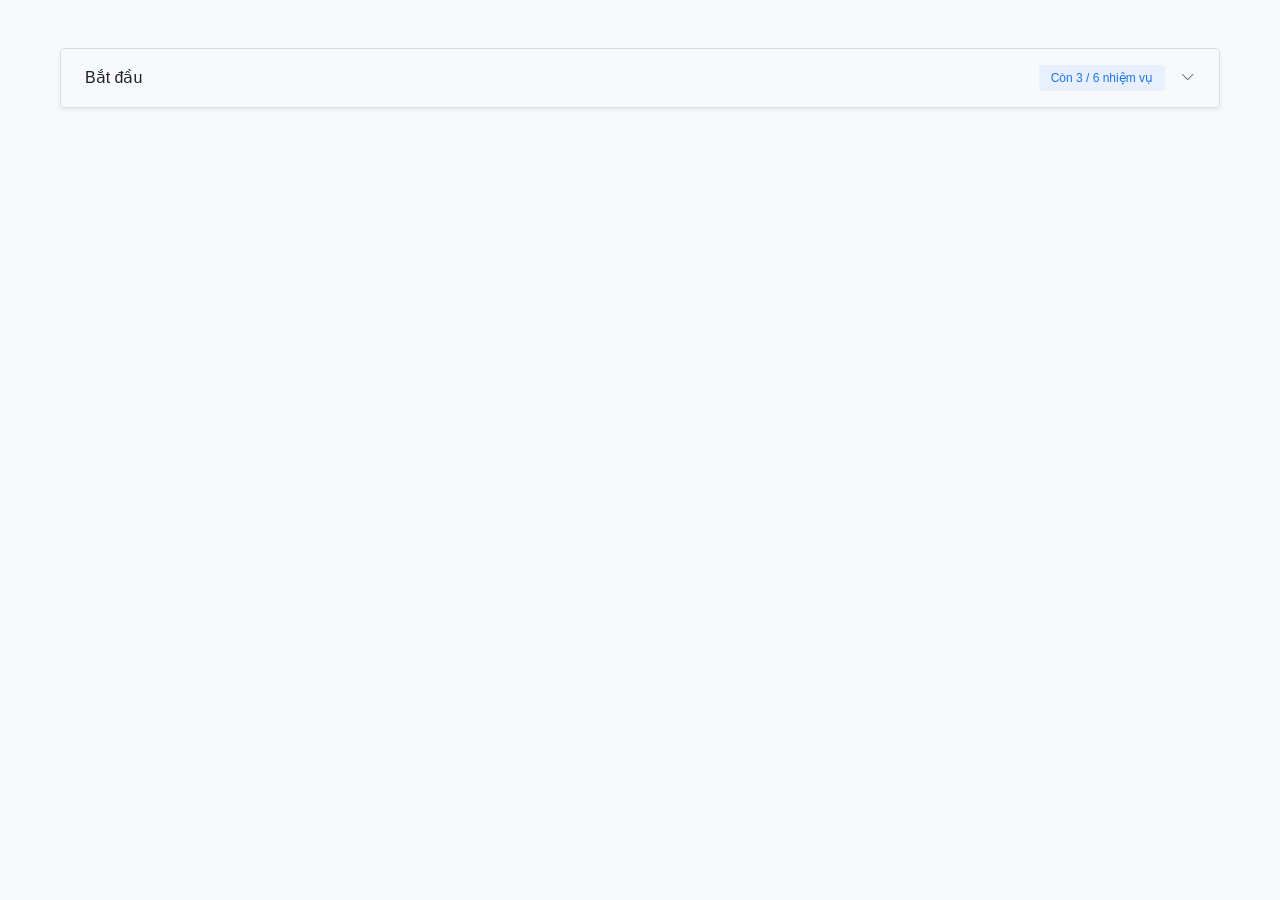
<file: accordion1.html>
<!DOCTYPE html>
<html lang="en">
<head>
<meta charset="UTF-8">
<meta name="viewport" content="width=device-width, initial-scale=1.0">
<title>Analytics Tasks Accordion</title>
<link href="https://cdn.jsdelivr.net/npm/bootstrap@5.3.2/dist/css/bootstrap.min.css" rel="stylesheet">
<link rel="stylesheet" href="https://cdn.jsdelivr.net/npm/bootstrap-icons@1.11.1/font/bootstrap-icons.css">
<link rel="stylesheet" href="accordion1.css">
</head>
<body class="bg-light p-5 d-flex justify-content-center">

<div class="container" style="max-width: 1200px;">
    
    <div class="tasks-card shadow-sm">
        
        <div class="tasks-header" data-bs-toggle="collapse" data-bs-target="#tasksContent" aria-expanded="false" role="button">
            <h3 class="tasks-title">Bắt đầu</h3>
            
            <div class="header-right">
                <span class="tasks-badge">Còn 3 / 6 nhiệm vụ</span>
                <i class="bi bi-chevron-down toggle-icon"></i>
            </div>
        </div>

        <div class="collapse" id="tasksContent">
            <div class="tasks-body">
                
                <p class="tasks-subtitle">Bắt đầu sử dụng Analytics bằng cách thu thập dữ liệu và quyết định cách dữ liệu xuất hiện trong báo cáo</p>
                
                <div class="task-list">
                    
                    <div class="task-item active">
                        <div class="task-item-header">
                            <i class="bi bi-circle fs-5 me-3 icon-pending"></i>
                            <span class="task-name">Thiết lập tính năng thu thập dữ liệu</span>
                        </div>
                        
                        <div class="task-item-body">
                            <p class="task-desc">
                                Thiết lập kết nối với Google Analytics bằng cách thêm mã hoặc SDK vào trang web hoặc ứng dụng của bạn để các báo cáo có thể bắt đầu điền sẵn dữ liệu. 
                                <a href="#" class="task-link">Tìm hiểu thêm về cách thiết lập một tài sản</a> <i class="bi bi-question-circle ms-1 cursor-pointer"></i>
                            </p>
                            
                            <div class="task-actions d-flex justify-content-between align-items-center">
                                <div class="d-flex gap-2">
                                    <button class="btn btn-primary d-flex align-items-center gap-2 custom-btn-primary">
                                        <i class="bi bi-check2"></i> Hành động
                                    </button>
                                    <button class="btn btn-outline-secondary d-flex align-items-center gap-2 custom-btn-outline">
                                        <i class="bi bi-play-btn-fill text-primary"></i> Xem video
                                    </button>
                                </div>
                                
                                <div class="feedback-actions text-secondary" style="font-size: 13px;">
                                    Is this helpful? 
                                    <i class="bi bi-hand-thumbs-up ms-2 cursor-pointer action-icon"></i>
                                    <i class="bi bi-hand-thumbs-down ms-2 cursor-pointer action-icon"></i>
                                </div>
                            </div>
                        </div>
                    </div>

                    <div class="task-item disabled">
                        <div class="task-item-header">
                            <i class="bi bi-lock text-secondary fs-5 me-3"></i>
                            <span class="task-name text-secondary">Bật tín hiệu của Google</span>
                        </div>
                    </div>

                    <div class="task-item disabled">
                        <div class="task-item-header">
                            <i class="bi bi-lock text-secondary fs-5 me-3"></i>
                            <span class="task-name text-secondary">Tạo đối tượng</span>
                        </div>
                    </div>

                    <div class="task-group mt-3">
                        <div class="task-group-header" data-bs-toggle="collapse" data-bs-target="#completedTasks" aria-expanded="true" role="button">
                            <i class="bi bi-chevron-up toggle-icon-sm me-2 text-secondary"></i>
                            <span class="task-name text-secondary">Việc cần làm đã hoàn thành (3)</span>
                        </div>
                        
                        <div class="collapse show" id="completedTasks">
                            <div class="task-item completed">
                                <div class="task-item-header">
                                    <i class="bi bi-lock text-secondary fs-5 me-3"></i>
                                    <span class="task-name text-secondary text-decoration-line-through">Thiết lập sự kiện quan trọng</span>
                                </div>
                            </div>
                            
                            <div class="task-item completed">
                                <div class="task-item-header">
                                    <i class="bi bi-lock text-secondary fs-5 me-3"></i>
                                    <span class="task-name text-secondary text-decoration-line-through">Bật tính năng đo lường nâng cao</span>
                                </div>
                            </div>
                            
                            <div class="task-item completed">
                                <div class="task-item-header">
                                    <i class="bi bi-lock text-secondary fs-5 me-3"></i>
                                    <span class="task-name text-secondary text-decoration-line-through">Xác nhận chế độ cài đặt quyền riêng tư</span>
                                </div>
                            </div>
                        </div>
                    </div>

                </div>
                
            </div>
        </div>

    </div>
    
</div>

<script src="https://cdn.jsdelivr.net/npm/bootstrap@5.3.2/dist/js/bootstrap.bundle.min.js"></script>
</body>
</html>
</file>
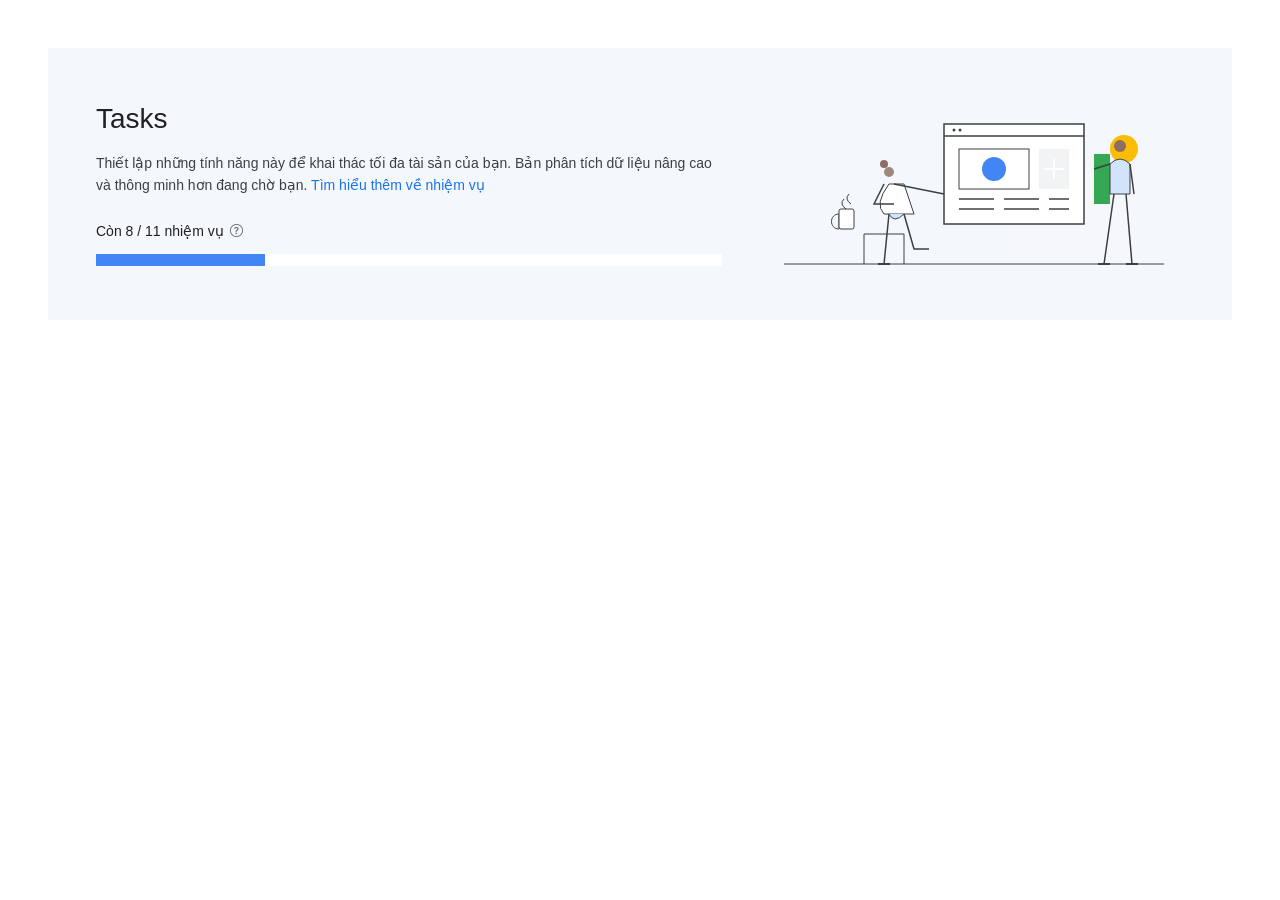
<file: card2.html>
<!DOCTYPE html>
<html lang="en">
<head>
<meta charset="UTF-8">
<meta name="viewport" content="width=device-width, initial-scale=1.0">
<title>Tasks Banner Card</title>
<link href="https://cdn.jsdelivr.net/npm/bootstrap@5.3.2/dist/css/bootstrap.min.css" rel="stylesheet">
<link rel="stylesheet" href="https://cdn.jsdelivr.net/npm/bootstrap-icons@1.11.1/font/bootstrap-icons.css">
<link rel="stylesheet" href="card2.css">
</head>
<body class="p-5 bg-white d-flex justify-content-center">

<div class="tasks-banner-container">
    <div class="tasks-content">
        <h2 class="tasks-title">Tasks</h2>
        <p class="tasks-description">
            Thiết lập những tính năng này để khai thác tối đa tài sản của bạn. Bản phân tích dữ liệu nâng cao và thông minh hơn đang chờ bạn. 
            <a href="#" class="tasks-link">Tìm hiểu thêm về nhiệm vụ</a>
        </p>
        
        <div class="tasks-progress-info">
            Còn 8 / 11 nhiệm vụ <i class="bi bi-question-circle"></i>
        </div>
        
        <div class="tasks-progress-track">
            <div class="tasks-progress-fill" style="width: 27%;"></div>
        </div>
    </div>
    
    <div class="tasks-illustration">
        <svg viewBox="0 0 420 200" width="100%" height="100%" xmlns="http://www.w3.org/2000/svg">
            <line x1="20" y1="180" x2="400" y2="180" stroke="#3c4043" stroke-width="1"/>
            
            <rect x="250" y="80" width="120" height="90" fill="#f8f9fa" opacity="0.6"/>
            
            <rect x="180" y="40" width="140" height="100" fill="#ffffff" stroke="#3c4043" stroke-width="1.5"/>
            <line x1="180" y1="52" x2="320" y2="52" stroke="#3c4043" stroke-width="1.5"/>
            <circle cx="190" cy="46" r="1.5" fill="#3c4043"/>
            <circle cx="196" cy="46" r="1.5" fill="#3c4043"/>
            
            <rect x="195" y="65" width="70" height="40" fill="none" stroke="#3c4043" stroke-width="1"/>
            <circle cx="230" cy="85" r="12" fill="#4285f4"/>
            
            <rect x="275" y="65" width="30" height="40" fill="#f1f3f4"/>
            <line x1="290" y1="75" x2="290" y2="95" stroke="#fff" stroke-width="2"/>
            <line x1="280" y1="85" x2="300" y2="85" stroke="#fff" stroke-width="2"/>
            
            <line x1="195" y1="115" x2="230" y2="115" stroke="#3c4043" stroke-width="1.5"/>
            <line x1="240" y1="115" x2="275" y2="115" stroke="#3c4043" stroke-width="1.5"/>
            <line x1="285" y1="115" x2="305" y2="115" stroke="#3c4043" stroke-width="1.5"/>
            <line x1="195" y1="125" x2="230" y2="125" stroke="#3c4043" stroke-width="1.5"/>
            <line x1="240" y1="125" x2="275" y2="125" stroke="#3c4043" stroke-width="1.5"/>
            <line x1="285" y1="125" x2="305" y2="125" stroke="#3c4043" stroke-width="1.5"/>
            
            <rect x="330" y="70" width="16" height="50" fill="#34a853"/>
            <circle cx="360" cy="65" r="14" fill="#fbbc04"/>
            
            <path d="M346,80 Q356,70 366,80 L366,110 L346,110 Z" fill="#d2e3fc" stroke="#3c4043" stroke-width="1"/>
            <circle cx="356" cy="62" r="6" fill="#8d6e63"/>
            <path d="M350,110 L340,180 M362,110 L368,180" fill="none" stroke="#3c4043" stroke-width="1.5"/>
            <path d="M346,80 L330,85 M366,80 L370,110" fill="none" stroke="#3c4043" stroke-width="1.5"/>
            <line x1="334" y1="180" x2="346" y2="180" stroke="#3c4043" stroke-width="2"/>
            <line x1="362" y1="180" x2="374" y2="180" stroke="#3c4043" stroke-width="2"/>
            
            <polyline points="100,180 100,150 140,150 140,180" fill="none" stroke="#3c4043" stroke-width="1"/>
            <path d="M120,130 Q110,120 125,100 L140,100 L150,130 Z" fill="#ffffff" stroke="#3c4043" stroke-width="1"/>
            <circle cx="125" cy="88" r="5" fill="#a1887f"/>
            <circle cx="120" cy="80" r="4" fill="#8d6e63"/>
            <path d="M125,130 L120,180 M140,130 L150,165 L165,165" fill="none" stroke="#3c4043" stroke-width="1.5" stroke-linejoin="round"/>
            <path d="M130,100 L180,110 M120,100 L110,120 L130,120" fill="none" stroke="#3c4043" stroke-width="1.5"/>
            <path d="M125,130 Q130,140 140,130" fill="#d2e3fc" stroke="#3c4043" stroke-width="1"/>
            <line x1="114" y1="180" x2="126" y2="180" stroke="#3c4043" stroke-width="2"/>
            
            <path d="M75,130 C65,130 65,145 75,145 L75,130 Z" fill="none" stroke="#3c4043" stroke-width="1"/>
            <rect x="75" y="125" width="15" height="20" rx="2" fill="#ffffff" stroke="#3c4043" stroke-width="1"/>
            <path d="M80,115 Q75,120 82,125 M85,110 Q80,115 87,120" fill="none" stroke="#3c4043" stroke-width="1"/>
        </svg>
    </div>
</div>

<script src="https://cdn.jsdelivr.net/npm/bootstrap@5.3.2/dist/js/bootstrap.bundle.min.js"></script>

</body>
</html>
</file>
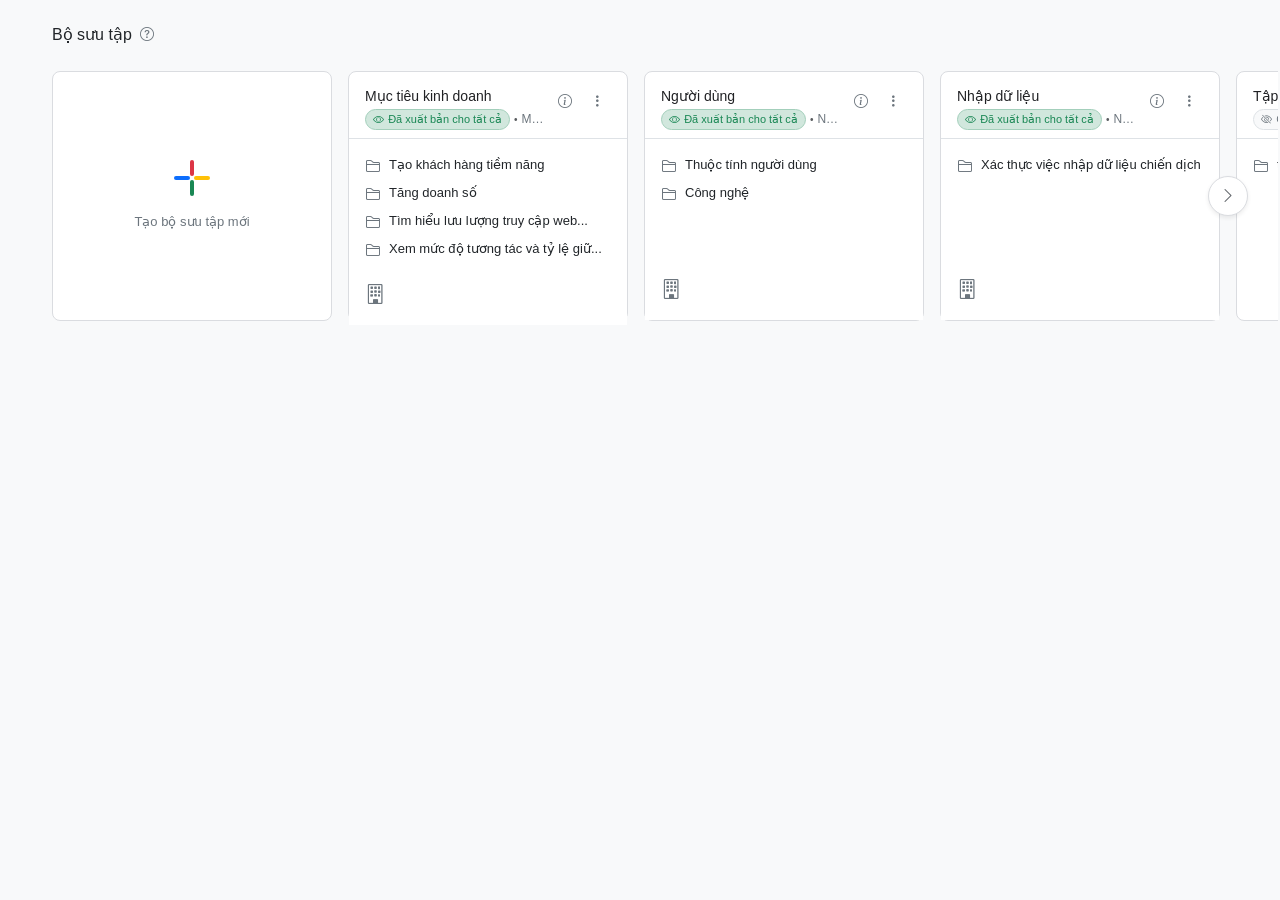
<file: carousel1.html>
<!DOCTYPE html>
<html lang="en">
<head>
<meta charset="UTF-8">
<meta name="viewport" content="width=device-width, initial-scale=1.0">
<title>Analytics Carousel Collection</title>
<link href="https://cdn.jsdelivr.net/npm/bootstrap@5.3.2/dist/css/bootstrap.min.css" rel="stylesheet">
<link rel="stylesheet" href="https://cdn.jsdelivr.net/npm/bootstrap-icons@1.11.1/font/bootstrap-icons.css">
<link rel="stylesheet" href="carousel1.css">
</head>
<body class="bg-light p-4">

<div class="container-fluid max-w-1200 mx-auto">
    
    <div class="d-flex align-items-center gap-2 mb-3">
        <h2 class="fs-6 fw-medium text-dark m-0">Bộ sưu tập</h2>
        <i class="bi bi-question-circle text-secondary cursor-pointer" style="font-size: 14px;"></i>
    </div>

    <div class="carousel-wrapper position-relative">
        
        <button class="nav-btn prev-btn shadow-sm" id="prevBtn" disabled>
            <i class="bi bi-chevron-left"></i>
        </button>

        <div class="carousel-track-container" id="trackContainer">
            <div class="carousel-track d-flex gap-3" id="carouselTrack">
                
                <div class="collection-card create-card flex-shrink-0 d-flex flex-column align-items-center justify-content-center cursor-pointer">
                    <div class="plus-icon-wrapper mb-3">
                        <div class="plus-line vertical bg-danger"></div>
                        <div class="plus-line horizontal bg-primary"></div>
                        <div class="plus-line horizontal-right bg-warning"></div>
                        <div class="plus-line vertical-bottom bg-success"></div>
                    </div>
                    <span class="text-secondary" style="font-size: 13px;">Tạo bộ sưu tập mới</span>
                </div>

                <div class="collection-card content-card flex-shrink-0 d-flex flex-column bg-white">
                    <div class="card-header p-3 pb-2 d-flex justify-content-between align-items-start border-bottom gap-2">
                        <div class="header-left flex-grow-1" style="min-width: 0;">
                            <h3 class="card-title text-truncate" title="Mục tiêu kinh doanh">Mục tiêu kinh doanh</h3>
                            <div class="d-flex align-items-center gap-1 mt-1 text-nowrap overflow-hidden">
                                <span class="badge bg-success-subtle text-success border border-success-subtle rounded-pill fw-medium d-flex align-items-center gap-1 flex-shrink-0" style="font-size: 11px;">
                                    <i class="bi bi-eye"></i> Đã xuất bản cho tất cả
                                </span>
                                <span class="text-muted flex-shrink-0" style="font-size: 10px;">•</span>
                                <span class="text-secondary text-truncate flex-grow-1" style="font-size: 12px;">Mục tiêu ...</span>
                            </div>
                        </div>
                        <div class="header-right flex-shrink-0 d-flex gap-1 align-items-start position-relative z-3">
                            <button class="btn btn-sm btn-icon text-secondary"><i class="bi bi-info-circle"></i></button>
                            <div class="dropdown">
                                <button class="btn btn-sm btn-icon text-secondary" data-bs-toggle="dropdown" aria-expanded="false" data-bs-offset="0,5">
                                    <i class="bi bi-three-dots-vertical"></i>
                                </button>
                                <ul class="dropdown-menu shadow-sm custom-dropdown">
                                    <li><a class="dropdown-item d-flex align-items-center gap-3" href="#"><i class="bi bi-eye-slash fs-5"></i> Huỷ xuất bản</a></li>
                                    <li><a class="dropdown-item d-flex align-items-center gap-3" href="#"><i class="bi bi-pencil fs-5"></i> Chỉnh sửa</a></li>
                                    <li><a class="dropdown-item d-flex align-items-center gap-3" href="#"><i class="bi bi-files fs-5"></i> Tạo một bản sao</a></li>
                                    <li><a class="dropdown-item d-flex align-items-center gap-3" href="#"><i class="bi bi-pencil fs-5"></i> Đổi tên</a></li>
                                    <li><hr class="dropdown-divider"></li>
                                    <li><a class="dropdown-item d-flex align-items-center gap-3" href="#"><i class="bi bi-trash3 fs-5"></i> Xoá</a></li>
                                </ul>
                            </div>
                        </div>
                    </div>
                    <div class="card-body p-3 flex-grow-1 position-relative z-1">
                        <ul class="list-unstyled m-0 d-flex flex-column gap-1">
                            <li class="d-flex align-items-start gap-2 text-dark"><i class="bi bi-folder2 text-secondary"></i> <span class="text-truncate" style="font-size: 13px;">Tạo khách hàng tiềm năng</span></li>
                            <li class="d-flex align-items-start gap-2 text-dark"><i class="bi bi-folder2 text-secondary"></i> <span class="text-truncate" style="font-size: 13px;">Tăng doanh số</span></li>
                            <li class="d-flex align-items-start gap-2 text-dark"><i class="bi bi-folder2 text-secondary"></i> <span class="text-truncate" style="font-size: 13px;">Tìm hiểu lưu lượng truy cập web...</span></li>
                            <li class="d-flex align-items-start gap-2 text-dark"><i class="bi bi-folder2 text-secondary"></i> <span class="text-truncate" style="font-size: 13px;">Xem mức độ tương tác và tỷ lệ giữ...</span></li>
                        </ul>
                    </div>
                    <div class="card-footer p-3 pt-0 border-0 bg-white position-relative z-1">
                        <i class="bi bi-building text-secondary fs-5"></i>
                    </div>
                </div>

                <div class="collection-card content-card flex-shrink-0 d-flex flex-column bg-white">
                    <div class="card-header p-3 pb-2 d-flex justify-content-between align-items-start border-bottom gap-2">
                        <div class="header-left flex-grow-1" style="min-width: 0;">
                            <h3 class="card-title text-truncate" title="Người dùng">Người dùng</h3>
                            <div class="d-flex align-items-center gap-1 mt-1 text-nowrap overflow-hidden">
                                <span class="badge bg-success-subtle text-success border border-success-subtle rounded-pill fw-medium d-flex align-items-center gap-1 flex-shrink-0" style="font-size: 11px;">
                                    <i class="bi bi-eye"></i> Đã xuất bản cho tất cả
                                </span>
                                <span class="text-muted flex-shrink-0" style="font-size: 10px;">•</span>
                                <span class="text-secondary text-truncate flex-grow-1" style="font-size: 12px;">Người dù...</span>
                            </div>
                        </div>
                        <div class="header-right flex-shrink-0 d-flex gap-1 align-items-start position-relative z-3">
                            <button class="btn btn-sm btn-icon text-secondary"><i class="bi bi-info-circle"></i></button>
                            <div class="dropdown">
                                <button class="btn btn-sm btn-icon text-secondary" data-bs-toggle="dropdown" aria-expanded="false" data-bs-offset="0,5">
                                    <i class="bi bi-three-dots-vertical"></i>
                                </button>
                                <ul class="dropdown-menu shadow-sm custom-dropdown">
                                    <li><a class="dropdown-item d-flex align-items-center gap-3" href="#"><i class="bi bi-eye-slash fs-5"></i> Huỷ xuất bản</a></li>
                                    <li><a class="dropdown-item d-flex align-items-center gap-3" href="#"><i class="bi bi-pencil fs-5"></i> Chỉnh sửa</a></li>
                                    <li><a class="dropdown-item d-flex align-items-center gap-3" href="#"><i class="bi bi-files fs-5"></i> Tạo một bản sao</a></li>
                                    <li><a class="dropdown-item d-flex align-items-center gap-3" href="#"><i class="bi bi-pencil fs-5"></i> Đổi tên</a></li>
                                    <li><hr class="dropdown-divider"></li>
                                    <li><a class="dropdown-item d-flex align-items-center gap-3" href="#"><i class="bi bi-trash3 fs-5"></i> Xoá</a></li>
                                </ul>
                            </div>
                        </div>
                    </div>
                    <div class="card-body p-3 flex-grow-1 position-relative z-1">
                        <ul class="list-unstyled m-0 d-flex flex-column gap-1">
                            <li class="d-flex align-items-start gap-2 text-dark"><i class="bi bi-folder2 text-secondary"></i> <span class="text-truncate" style="font-size: 13px;">Thuộc tính người dùng</span></li>
                            <li class="d-flex align-items-start gap-2 text-dark"><i class="bi bi-folder2 text-secondary"></i> <span class="text-truncate" style="font-size: 13px;">Công nghệ</span></li>
                        </ul>
                    </div>
                    <div class="card-footer p-3 pt-0 border-0 bg-white position-relative z-1">
                        <i class="bi bi-building text-secondary fs-5"></i>
                    </div>
                </div>

                <div class="collection-card content-card flex-shrink-0 d-flex flex-column bg-white">
                    <div class="card-header p-3 pb-2 d-flex justify-content-between align-items-start border-bottom gap-2">
                        <div class="header-left flex-grow-1" style="min-width: 0;">
                            <h3 class="card-title text-truncate" title="Nhập dữ liệu">Nhập dữ liệu</h3>
                            <div class="d-flex align-items-center gap-1 mt-1 text-nowrap overflow-hidden">
                                <span class="badge bg-success-subtle text-success border border-success-subtle rounded-pill fw-medium d-flex align-items-center gap-1 flex-shrink-0" style="font-size: 11px;">
                                    <i class="bi bi-eye"></i> Đã xuất bản cho tất cả
                                </span>
                                <span class="text-muted flex-shrink-0" style="font-size: 10px;">•</span>
                                <span class="text-secondary text-truncate flex-grow-1" style="font-size: 12px;">Nhập dữ ...</span>
                            </div>
                        </div>
                        <div class="header-right flex-shrink-0 d-flex gap-1 align-items-start position-relative z-3">
                            <button class="btn btn-sm btn-icon text-secondary"><i class="bi bi-info-circle"></i></button>
                            <div class="dropdown">
                                <button class="btn btn-sm btn-icon text-secondary" data-bs-toggle="dropdown" aria-expanded="false" data-bs-offset="0,5">
                                    <i class="bi bi-three-dots-vertical"></i>
                                </button>
                                <ul class="dropdown-menu shadow-sm custom-dropdown">
                                    <li><a class="dropdown-item d-flex align-items-center gap-3" href="#"><i class="bi bi-eye-slash fs-5"></i> Huỷ xuất bản</a></li>
                                    <li><a class="dropdown-item d-flex align-items-center gap-3" href="#"><i class="bi bi-pencil fs-5"></i> Chỉnh sửa</a></li>
                                    <li><a class="dropdown-item d-flex align-items-center gap-3" href="#"><i class="bi bi-files fs-5"></i> Tạo một bản sao</a></li>
                                    <li><a class="dropdown-item d-flex align-items-center gap-3" href="#"><i class="bi bi-pencil fs-5"></i> Đổi tên</a></li>
                                    <li><hr class="dropdown-divider"></li>
                                    <li><a class="dropdown-item d-flex align-items-center gap-3" href="#"><i class="bi bi-trash3 fs-5"></i> Xoá</a></li>
                                </ul>
                            </div>
                        </div>
                    </div>
                    <div class="card-body p-3 flex-grow-1 position-relative z-1">
                        <ul class="list-unstyled m-0 d-flex flex-column gap-1">
                            <li class="d-flex align-items-start gap-2 text-dark"><i class="bi bi-folder2 text-secondary"></i> <span class="text-truncate" style="font-size: 13px;">Xác thực việc nhập dữ liệu chiến dịch</span></li>
                        </ul>
                    </div>
                    <div class="card-footer p-3 pt-0 border-0 bg-white position-relative z-1">
                        <i class="bi bi-building text-secondary fs-5"></i>
                    </div>
                </div>

                <div class="collection-card content-card flex-shrink-0 d-flex flex-column bg-white">
                    <div class="card-header p-3 pb-2 d-flex justify-content-between align-items-start border-bottom gap-2">
                        <div class="header-left flex-grow-1" style="min-width: 0;">
                            <h3 class="card-title text-truncate" title="Tập hợp báo cáo không có...">Tập hợp báo cáo không có...</h3>
                            <div class="d-flex align-items-center gap-1 mt-1 text-nowrap overflow-hidden">
                                <span class="badge bg-light text-secondary border rounded-pill fw-medium d-flex align-items-center gap-1 flex-shrink-0" style="font-size: 11px;">
                                    <i class="bi bi-eye-slash"></i> Chưa được xuất bản
                                </span>
                            </div>
                        </div>
                        <div class="header-right flex-shrink-0 d-flex gap-1 align-items-start position-relative z-3">
                            <button class="btn btn-sm btn-icon text-secondary"><i class="bi bi-info-circle"></i></button>
                            <div class="dropdown">
                                <button class="btn btn-sm btn-icon text-secondary" data-bs-toggle="dropdown" aria-expanded="false" data-bs-offset="0,5">
                                    <i class="bi bi-three-dots-vertical"></i>
                                </button>
                                <ul class="dropdown-menu shadow-sm custom-dropdown">
                                    <li><a class="dropdown-item d-flex align-items-center gap-3" href="#"><i class="bi bi-eye fs-5"></i> Xuất bản</a></li>
                                    <li><a class="dropdown-item d-flex align-items-center gap-3" href="#"><i class="bi bi-pencil fs-5"></i> Chỉnh sửa</a></li>
                                    <li><a class="dropdown-item d-flex align-items-center gap-3" href="#"><i class="bi bi-files fs-5"></i> Tạo một bản sao</a></li>
                                    <li><a class="dropdown-item d-flex align-items-center gap-3" href="#"><i class="bi bi-pencil fs-5"></i> Đổi tên</a></li>
                                    <li><hr class="dropdown-divider"></li>
                                    <li><a class="dropdown-item d-flex align-items-center gap-3" href="#"><i class="bi bi-trash3 fs-5"></i> Xoá</a></li>
                                </ul>
                            </div>
                        </div>
                    </div>
                    <div class="card-body p-3 flex-grow-1 position-relative z-1">
                        <ul class="list-unstyled m-0 d-flex flex-column gap-1">
                            <li class="d-flex align-items-start gap-2 text-dark"><i class="bi bi-folder2 text-secondary"></i> <span class="text-truncate" style="font-size: 13px;">test</span></li>
                        </ul>
                    </div>
                </div>
                
                <div class="collection-card content-card flex-shrink-0 d-flex flex-column bg-white">
                    <div class="card-header p-3 pb-2 d-flex justify-content-between align-items-start border-bottom gap-2">
                        <div class="header-left flex-grow-1" style="min-width: 0;">
                            <h3 class="card-title text-truncate" title="Vòng đời">Vòng đời</h3>
                            <div class="d-flex align-items-center gap-1 mt-1 text-nowrap overflow-hidden">
                                <span class="badge bg-success-subtle text-success border border-success-subtle rounded-pill fw-medium d-flex align-items-center gap-1 flex-shrink-0" style="font-size: 11px;">
                                    <i class="bi bi-eye"></i> Đã xuất bản cho tất cả
                                </span>
                                <span class="text-muted flex-shrink-0" style="font-size: 10px;">•</span>
                                <span class="text-secondary text-truncate flex-grow-1" style="font-size: 12px;">Vòng đời</span>
                            </div>
                        </div>
                        <div class="header-right flex-shrink-0 d-flex gap-1 align-items-start position-relative z-3">
                            <button class="btn btn-sm btn-icon text-secondary"><i class="bi bi-info-circle"></i></button>
                            <div class="dropdown">
                                <button class="btn btn-sm btn-icon text-secondary" data-bs-toggle="dropdown" aria-expanded="false" data-bs-offset="0,5">
                                    <i class="bi bi-three-dots-vertical"></i>
                                </button>
                                <ul class="dropdown-menu shadow-sm custom-dropdown">
                                    <li><a class="dropdown-item d-flex align-items-center gap-3" href="#"><i class="bi bi-eye-slash fs-5"></i> Huỷ xuất bản</a></li>
                                    <li><a class="dropdown-item d-flex align-items-center gap-3" href="#"><i class="bi bi-pencil fs-5"></i> Chỉnh sửa</a></li>
                                    <li><a class="dropdown-item d-flex align-items-center gap-3" href="#"><i class="bi bi-files fs-5"></i> Tạo một bản sao</a></li>
                                    <li><a class="dropdown-item d-flex align-items-center gap-3" href="#"><i class="bi bi-pencil fs-5"></i> Đổi tên</a></li>
                                    <li><hr class="dropdown-divider"></li>
                                    <li><a class="dropdown-item d-flex align-items-center gap-3" href="#"><i class="bi bi-trash3 fs-5"></i> Xoá</a></li>
                                </ul>
                            </div>
                        </div>
                    </div>
                    <div class="card-body p-3 flex-grow-1 position-relative z-1">
                        <ul class="list-unstyled m-0 d-flex flex-column gap-1">
                            <li class="d-flex align-items-start gap-2 text-dark"><i class="bi bi-folder2 text-secondary"></i> <span class="text-truncate" style="font-size: 13px;">Thu nạp</span></li>
                            <li class="d-flex align-items-start gap-2 text-dark"><i class="bi bi-folder2 text-secondary"></i> <span class="text-truncate" style="font-size: 13px;">Mức độ tương tác</span></li>
                            <li class="d-flex align-items-start gap-2 text-dark"><i class="bi bi-folder2 text-secondary"></i> <span class="text-truncate" style="font-size: 13px;">Kiếm tiền</span></li>
                            <li class="d-flex align-items-start gap-2 text-dark"><i class="bi bi-folder2 text-secondary"></i> <span class="text-truncate" style="font-size: 13px;">Tỷ lệ giữ chân</span></li>
                        </ul>
                    </div>
                    <div class="card-footer p-3 pt-0 border-0 bg-white position-relative z-1">
                        <i class="bi bi-building text-secondary fs-5"></i>
                    </div>
                </div>

            </div>
        </div>

        <button class="nav-btn next-btn shadow-sm" id="nextBtn">
            <i class="bi bi-chevron-right"></i>
        </button>

    </div>

</div>

<script src="https://cdn.jsdelivr.net/npm/bootstrap@5.3.2/dist/js/bootstrap.bundle.min.js"></script>
<script src="carousel1.js"></script>
</body>
</html>
</file>
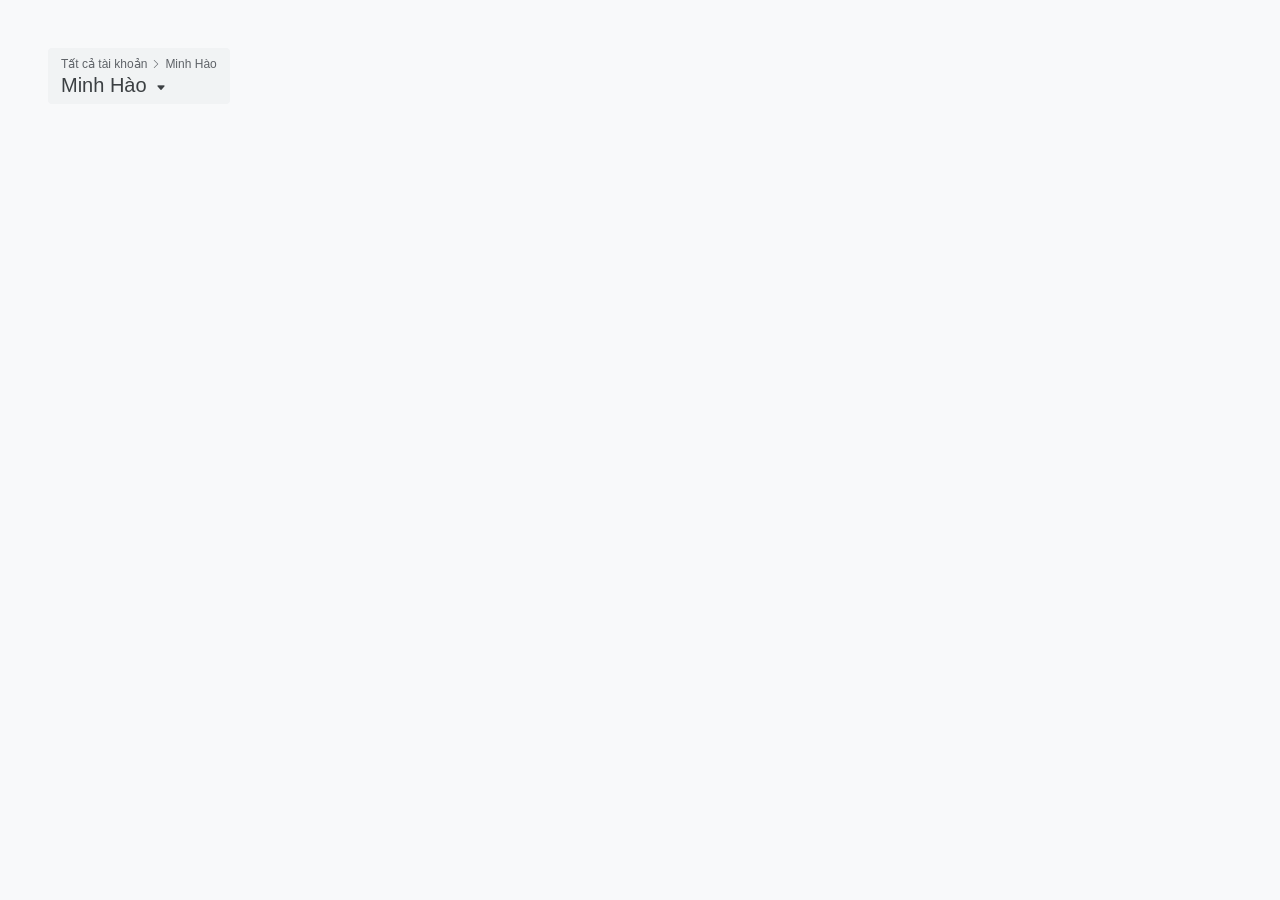
<file: modal1.html>
<!DOCTYPE html>
<html lang="en">
<head>
<meta charset="UTF-8">
<meta name="viewport" content="width=device-width, initial-scale=1.0">
<title>Account Selector Modal</title>
<link href="https://cdn.jsdelivr.net/npm/bootstrap@5.3.2/dist/css/bootstrap.min.css" rel="stylesheet">
<link rel="stylesheet" href="https://cdn.jsdelivr.net/npm/bootstrap-icons@1.11.1/font/bootstrap-icons.css">
<link rel="stylesheet" href="modal1.css">
</head>
<body class="bg-light p-5">

<div class="account-selector cursor-pointer" data-bs-toggle="modal" data-bs-target="#accountModal">
    <div class="account-breadcrumb">
        Tất cả tài khoản <i class="bi bi-chevron-right"></i> Minh Hào
    </div>
    <div class="account-current">
        Minh Hào <i class="bi bi-caret-down-fill ms-1" style="font-size: 10px;"></i>
    </div>
</div>

<div class="modal fade" id="accountModal" tabindex="-1" aria-hidden="true">
    <div class="modal-dialog modal-dialog-centered custom-modal-dialog">
        <div class="modal-content custom-modal-content shadow-lg">
            
            <div class="modal-header border-bottom-0 pb-0">
                <div class="d-flex align-items-center w-100 justify-content-between">
                    
                    <ul class="nav nav-tabs custom-tabs border-bottom-0" role="tablist">
                        <li class="nav-item" role="presentation">
                            <button class="nav-link active" data-bs-toggle="tab" data-bs-target="#tab-all" type="button" role="tab">Tất cả</button>
                        </li>
                        <li class="nav-item" role="presentation">
                            <button class="nav-link" data-bs-toggle="tab" data-bs-target="#tab-fav" type="button" role="tab">Ưa thích</button>
                        </li>
                        <li class="nav-item" role="presentation">
                            <button class="nav-link" data-bs-toggle="tab" data-bs-target="#tab-recent" type="button" role="tab">Gần đây</button>
                        </li>
                    </ul>

                    <div class="search-box mx-4">
                        <i class="bi bi-search search-icon"></i>
                        <input type="text" class="search-input" placeholder="Tìm kiếm">
                    </div>

                    <a href="#" class="platform-link">Truy cập vào Trang chủ Platform</a>
                </div>
            </div>

            <div class="modal-body p-0" style="height: 500px;">
                <div class="tab-content h-100">
                    <div class="tab-pane fade show active h-100 custom-tab-pane" id="tab-all" role="tabpanel">
                        <div class="filter-bar d-flex justify-content-between align-items-center px-4 py-2 border-bottom w-100">
                            <div class="d-flex gap-3">
                                <div class="analytics-icon-small active">
                                    <div class="bar1"></div><div class="bar2"></div><div class="bar3"></div>
                                </div>
                                <div class="tag-manager-icon-small">
                                    <div class="diamond bg-primary opacity-50"></div>
                                </div>
                            </div>
                            
                            <div class="account-filter border rounded px-3 py-1 text-secondary" style="font-size: 13px; width: 250px;">
                                Tất cả tài khoản
                            </div>
                        </div>

                        <div class="table-header d-flex border-bottom px-4 py-2 bg-white text-secondary w-100" style="font-size: 12px; font-weight: 500;">
                            <div style="flex: 2;">Tài khoản Analytics</div>
                            <div style="flex: 1;">Thuộc tính và ứng dụng</div>
                        </div>

                        <div class="table-body d-flex flex-grow-1 overflow-hidden w-100">
                            <div class="account-list custom-scrollbar border-end" style="flex: 2; overflow-y: auto;">
                                <div class="list-item d-flex justify-content-between align-items-center active">
                                    <div>
                                        <div class="item-name">Minh Hào</div>
                                        <div class="item-id">409160974</div>
                                    </div>
                                    <i class="bi bi-chevron-right text-dark"></i>
                                </div>
                            </div>

                            <div class="property-list custom-scrollbar bg-light" style="flex: 1; overflow-y: auto;">
                                <div class="list-item d-flex justify-content-between align-items-center">
                                    <div>
                                        <div class="item-name">Minh Hào</div>
                                        <div class="item-id">555526409</div>
                                    </div>
                                    <div class="d-flex gap-3 text-secondary fs-5">
                                        <i class="bi bi-check2 text-dark"></i>
                                        <i class="bi bi-star cursor-pointer hover-dark"></i>
                                    </div>
                                </div>
                            </div>
                        </div>
                    </div>

                    <div class="tab-pane fade h-100 custom-tab-pane" id="tab-fav" role="tabpanel">
                        <div class="table-header d-flex border-bottom px-4 py-2 bg-white text-secondary w-100" style="font-size: 12px; font-weight: 500;">
                            <div style="flex: 1;">Thuộc tính và ứng dụng</div>
                            <div style="flex: 1;">Tài khoản Analytics</div>
                        </div>
                        
                        <div class="d-flex flex-column align-items-center justify-content-center flex-grow-1 bg-light w-100">
                            <i class="bi bi-star text-secondary opacity-50 mb-3" style="font-size: 48px;"></i>
                            <p class="text-secondary" style="font-size: 14px;">Không có mục ưa thích nào</p>
                        </div>
                    </div>

                    <div class="tab-pane fade h-100 custom-tab-pane" id="tab-recent" role="tabpanel">
                        <div class="table-header d-flex border-bottom px-4 py-2 bg-white text-secondary w-100" style="font-size: 12px; font-weight: 500;">
                            <div style="flex: 1;">Thuộc tính và ứng dụng</div>
                            <div style="flex: 1;">Tài khoản Analytics</div>
                        </div>
                        
                        <div class="property-list custom-scrollbar bg-light flex-grow-1 w-100" style="overflow-y: auto;">
                            <div class="list-item d-flex align-items-center px-4 hover-item">
                                <div style="flex: 1;">
                                    <div class="item-name text-primary d-flex align-items-center gap-2">
                                        <div class="analytics-icon-micro">
                                            <div class="bar1"></div><div class="bar2"></div><div class="bar3"></div>
                                        </div>
                                        Minh Hào
                                    </div>
                                    <div class="item-id text-muted" style="margin-left: 20px;">555526409</div>
                                </div>
                                <div style="flex: 1;" class="d-flex justify-content-between align-items-center">
                                    <div>
                                        <div class="item-name">Minh Hào</div>
                                        <div class="item-id">409160974</div>
                                    </div>
                                    <div class="d-flex gap-3 text-secondary fs-5">
                                        <i class="bi bi-star cursor-pointer hover-dark"></i>
                                    </div>
                                </div>
                            </div>
                        </div>
                    </div>

                </div>
            </div>

        </div>
    </div>
</div>

<script src="https://cdn.jsdelivr.net/npm/bootstrap@5.3.2/dist/js/bootstrap.bundle.min.js"></script>
</body>
</html>
</file>
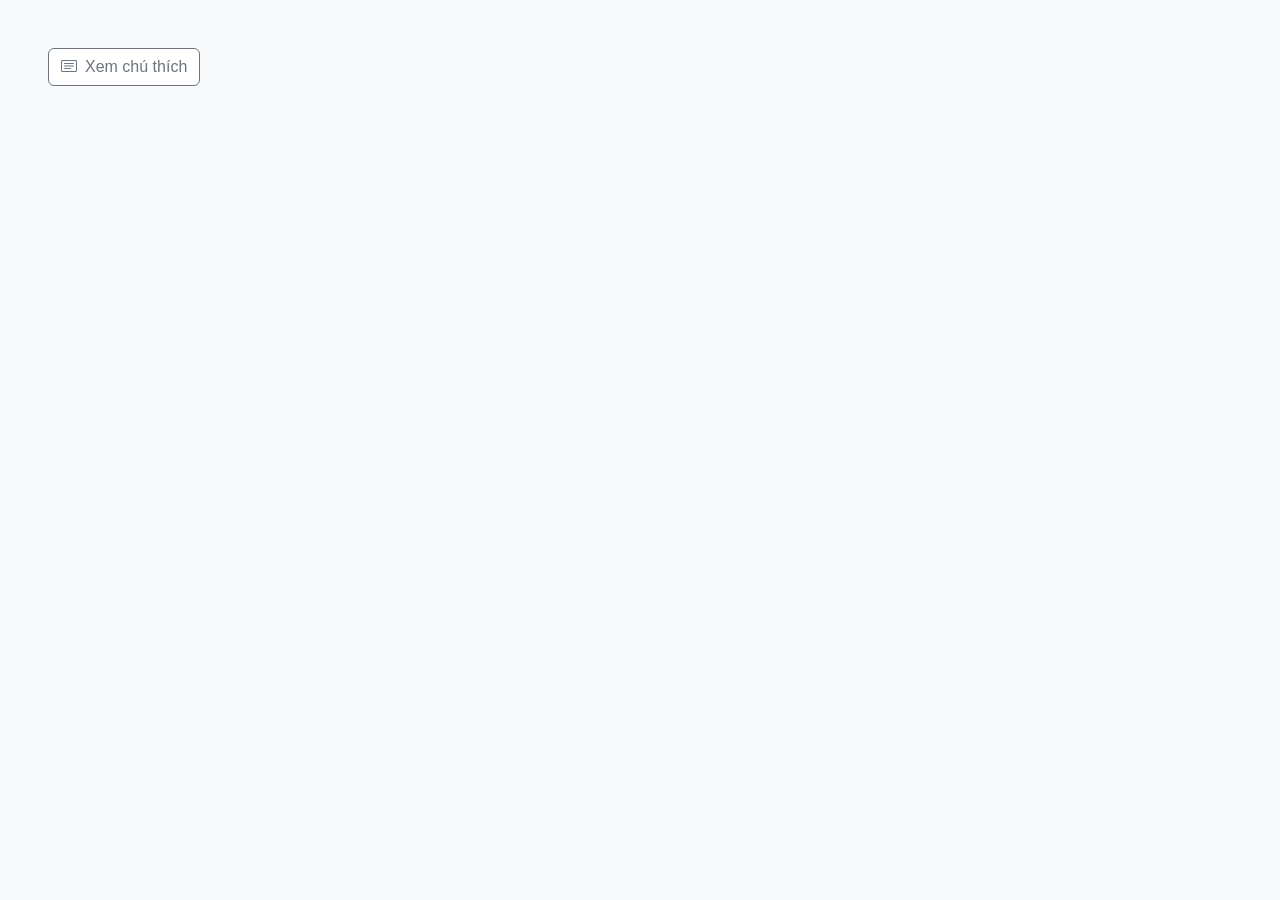
<file: offcanvas2.html>
<!DOCTYPE html>
<html lang="en">
<head>
<meta charset="UTF-8">
<meta name="viewport" content="width=device-width, initial-scale=1.0">
<title>Analytics Notes Offcanvas</title>    
<link href="https://cdn.jsdelivr.net/npm/bootstrap@5.3.2/dist/css/bootstrap.min.css" rel="stylesheet">
<link rel="stylesheet" href="https://cdn.jsdelivr.net/npm/bootstrap-icons@1.11.1/font/bootstrap-icons.css">
<link rel="stylesheet" href="offcanvas2.css">
</head>
<body class="bg-light p-5">

<button class="btn btn-outline-secondary d-flex align-items-center gap-2 bg-white" type="button" data-bs-toggle="offcanvas" data-bs-target="#notesOffcanvas">
    <i class="bi bi-card-text"></i> Xem chú thích
</button>

<div class="offcanvas offcanvas-end custom-notes-offcanvas shadow" tabindex="-1" id="notesOffcanvas">
    
    <!-- Màn hình 1: Danh sách chú thích -->
    <div id="viewScreen" class="screen-container active">
        <div class="offcanvas-header border-bottom">
            <div class="d-flex align-items-center gap-3">
                <i class="bi bi-card-text fs-5 text-secondary"></i>
                <span class="fs-5 text-dark" style="font-weight: 400;">Trình xem chú thích</span>
            </div>
            <button type="button" class="btn-close-custom" data-bs-dismiss="offcanvas">
                <i class="bi bi-x-lg"></i>
            </button>
        </div>
        
        <div class="offcanvas-body d-flex align-items-center justify-content-center text-center p-4">
            <p class="text-secondary" style="font-size: 14px; line-height: 1.5; max-width: 250px;">
                Không có chú thích nào trong phạm vi ngày hiện tại. Hãy nhấp vào nút bên dưới để tạo một chú thích.
            </p>
        </div>
        
        <div class="offcanvas-footer border-top p-3 d-flex justify-content-between align-items-center">
            <button class="btn btn-link text-secondary p-0 fs-5">
                <i class="bi bi-gear"></i>
            </button>
            <button class="btn btn-primary px-4 py-2 custom-btn-primary" id="btnGoToCreate">Tạo chú thích</button>
        </div>
    </div>

    <!-- Màn hình 2: Tạo chú thích -->
    <div id="createScreen" class="screen-container">
        <div class="offcanvas-header border-bottom">
            <div class="d-flex align-items-center gap-3">
                <button class="btn-back" id="btnGoBack">
                    <i class="bi bi-arrow-left"></i>
                </button>
                <span class="fs-5 text-dark" style="font-weight: 400;">Tạo chú thích</span>
            </div>
            <button type="button" class="btn-close-custom" data-bs-dismiss="offcanvas">
                <i class="bi bi-x-lg"></i>
            </button>
        </div>
        
        <div class="offcanvas-body p-4">
            <div class="mb-3 position-relative form-floating-custom">
                <input type="text" class="form-control custom-input" id="noteTitle" placeholder="Tựa đề*">
                <label for="noteTitle">Tựa đề*</label>
                <div class="char-count">0/60</div>
            </div>
            
            <div class="mb-3 position-relative form-floating-custom">
                <textarea class="form-control custom-textarea" id="noteDesc" placeholder="Mô tả" rows="3"></textarea>
                <label for="noteDesc">Mô tả</label>
                <div class="char-count">0/150</div>
            </div>
            
            <div class="mb-4 position-relative form-floating-custom">
                <input type="text" class="form-control custom-input pe-5" id="noteDate" placeholder="Nhập ngày hoặc phạm vi ngày*">
                <label for="noteDate">Nhập ngày hoặc phạm vi ngày*</label>
                <i class="bi bi-calendar3 calendar-icon"></i>
            </div>
            
            <div class="color-picker d-flex gap-3 mt-4">
                <div class="color-circle active" style="background-color: #673ab7;">
                    <i class="bi bi-check2"></i>
                </div>
                <div class="color-circle" style="background-color: #c62828;"></div>
                <div class="color-circle" style="background-color: #2e7d32;"></div>
                <div class="color-circle" style="background-color: #0288d1;"></div>
                <div class="color-circle" style="background-color: #1565c0;"></div>
                <div class="color-circle" style="background-color: #795548;"></div>
            </div>
        </div>
        
        <div class="offcanvas-footer border-top p-3 d-flex justify-content-end align-items-center bg-white">
            <button class="btn btn-light px-4 py-2 custom-btn-disabled" disabled>Tạo chú thích</button>
        </div>
    </div>

</div>

<script src="https://cdn.jsdelivr.net/npm/bootstrap@5.3.2/dist/js/bootstrap.bundle.min.js"></script>
<script src="offcanvas2.js"></script>
</body>
</html>
</file>
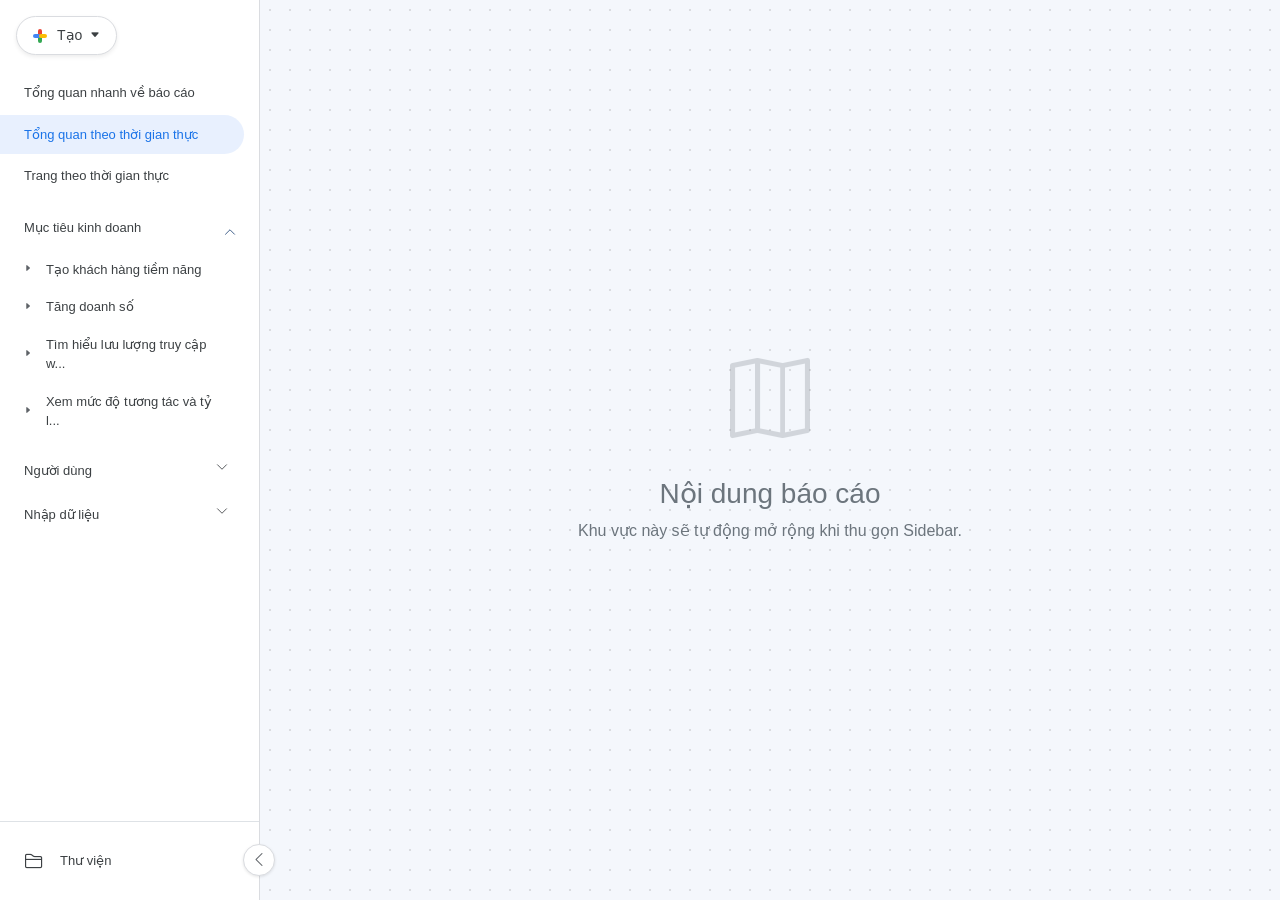
<file: sidebar2.html>
<!DOCTYPE html>
<html lang="en">
<head>
<meta charset="UTF-8">
<meta name="viewport" content="width=device-width, initial-scale=1.0">
<title>Analytics Sidebar Layout</title>
<link href="https://cdn.jsdelivr.net/npm/bootstrap@5.3.2/dist/css/bootstrap.min.css" rel="stylesheet">
<link rel="stylesheet" href="https://cdn.jsdelivr.net/npm/bootstrap-icons@1.11.1/font/bootstrap-icons.css">
<link rel="stylesheet" href="sidebar2.css">
</head>
<body>

<div class="layout-container">
    
    <aside class="ga-sidebar" id="gaSidebar">
        
        <div class="sidebar-clip">
            <div class="sidebar-inner custom-scrollbar">
                
                <div class="p-3 pb-2">
                    <button class="btn btn-create shadow-sm d-flex align-items-center">
                        <div class="plus-icon">
                            <div class="p-top"></div>
                            <div class="p-bottom"></div>
                            <div class="p-left"></div>
                            <div class="p-right"></div>
                        </div>
                        <span>Tạo</span>
                        <i class="bi bi-caret-down-fill ms-2" style="font-size: 10px;"></i>
                    </button>
                </div>

                <div class="nav-section mt-2">
                    <a href="#" class="nav-link-item">Tổng quan nhanh về báo cáo</a>
                    <a href="#" class="nav-link-item active">Tổng quan theo thời gian thực</a>
                    <a href="#" class="nav-link-item">Trang theo thời gian thực</a>
                </div>

                <div class="accordion custom-accordion mt-2" id="sidebarAccordion">
                    
                    <div class="accordion-item">
                        <h2 class="accordion-header">
                            <button class="accordion-button" type="button" data-bs-toggle="collapse" data-bs-target="#collapseBusiness" aria-expanded="true">
                                Mục tiêu kinh doanh
                            </button>
                        </h2>
                        <div id="collapseBusiness" class="accordion-collapse collapse show">
                            <div class="accordion-body p-0 pb-2">
                                <a href="#" class="sub-link-item">
                                    <i class="bi bi-caret-right-fill sub-icon"></i> Tạo khách hàng tiềm năng
                                </a>
                                <a href="#" class="sub-link-item">
                                    <i class="bi bi-caret-right-fill sub-icon"></i> Tăng doanh số
                                </a>
                                <a href="#" class="sub-link-item">
                                    <i class="bi bi-caret-right-fill sub-icon"></i> Tìm hiểu lưu lượng truy cập w...
                                </a>
                                <a href="#" class="sub-link-item">
                                    <i class="bi bi-caret-right-fill sub-icon"></i> Xem mức độ tương tác và tỷ l...
                                </a>
                            </div>
                        </div>
                    </div>

                    <div class="accordion-item">
                        <h2 class="accordion-header">
                            <button class="accordion-button collapsed" type="button" data-bs-toggle="collapse" data-bs-target="#collapseUser">
                                Người dùng
                            </button>
                        </h2>
                        <div id="collapseUser" class="accordion-collapse collapse">
                            <div class="accordion-body p-0 pb-2">
                                <a href="#" class="sub-link-item">
                                    <i class="bi bi-caret-right-fill sub-icon"></i> Thuộc tính người dùng
                                </a>
                                <a href="#" class="sub-link-item">
                                    <i class="bi bi-caret-right-fill sub-icon"></i> Công nghệ
                                </a>
                            </div>
                        </div>
                    </div>

                    <div class="accordion-item">
                        <h2 class="accordion-header">
                            <button class="accordion-button collapsed" type="button" data-bs-toggle="collapse" data-bs-target="#collapseData">
                                Nhập dữ liệu
                            </button>
                        </h2>
                        <div id="collapseData" class="accordion-collapse collapse">
                            <div class="accordion-body p-0 pb-2">
                                <a href="#" class="sub-link-item">
                                    Xác thực việc nhập dữ liệu ch...
                                </a>
                            </div>
                        </div>
                    </div>

                </div>

                <div class="mt-auto border-top p-3 d-flex align-items-center">
                    <a href="#" class="nav-link-item w-100 d-flex align-items-center gap-3 p-2 rounded" style="margin:0;">
                        <i class="bi bi-folder2 fs-5"></i> Thư viện
                    </a>
                </div>

            </div>
        </div>

        <button class="toggle-sidebar-btn" id="toggleSidebarBtn">
            <i class="bi bi-chevron-left" id="toggleIcon"></i>
        </button>
    </aside>

    <main class="main-content">
        <div class="placeholder-content h-100 w-100 d-flex align-items-center justify-content-center">
            <div class="text-center text-secondary">
                <i class="bi bi-map text-secondary opacity-25" style="font-size: 80px;"></i>
                <h3 class="mt-3 fw-light">Nội dung báo cáo</h3>
                <p>Khu vực này sẽ tự động mở rộng khi thu gọn Sidebar.</p>
            </div>
        </div>
    </main>

</div>

<script src="https://cdn.jsdelivr.net/npm/bootstrap@5.3.2/dist/js/bootstrap.bundle.min.js"></script>
<script src="sidebar2.js"></script>
</body>
</html>
</file>
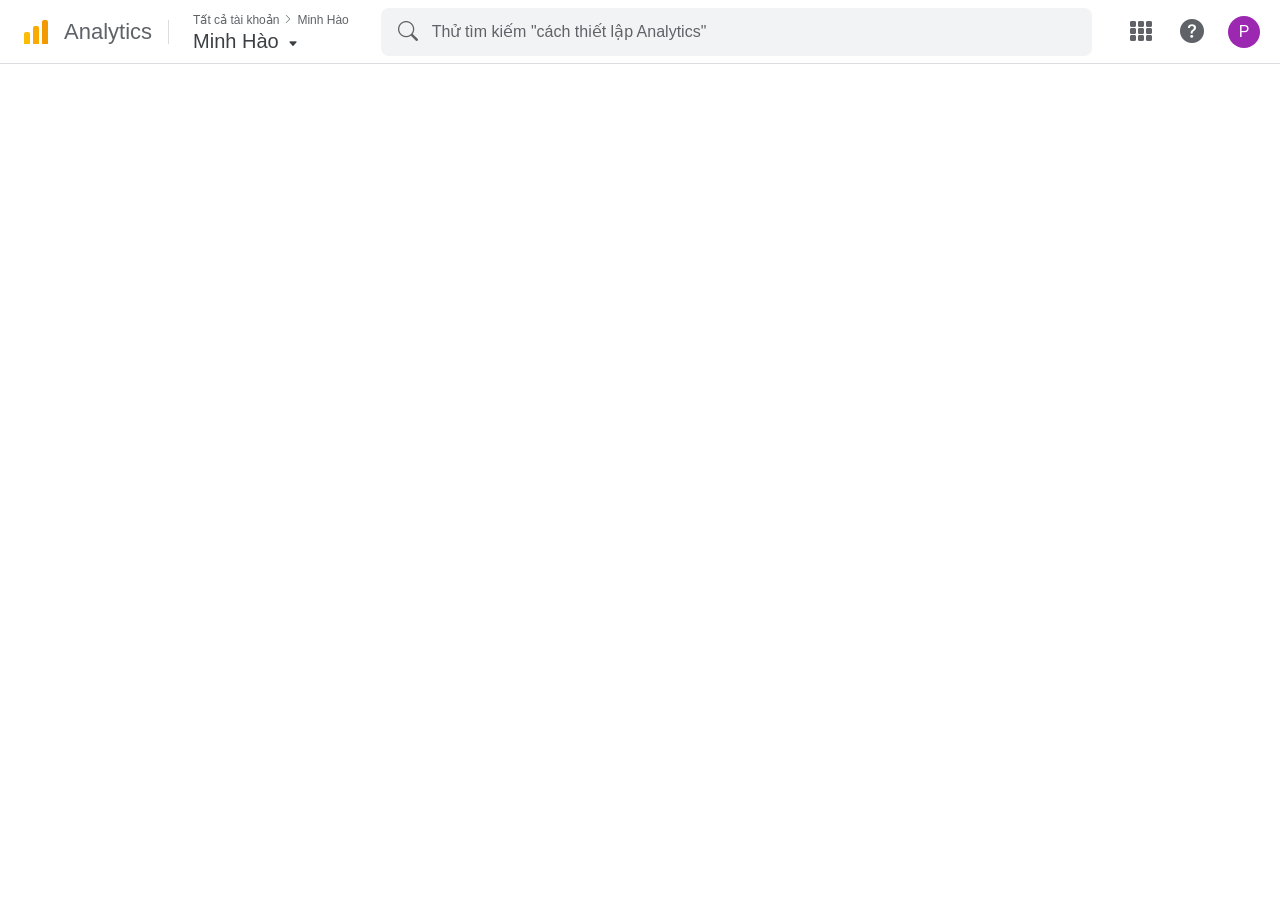
<file: topbar1.html>
<!DOCTYPE html>
<html lang="en">
<head>
<meta charset="UTF-8">
<meta name="viewport" content="width=device-width, initial-scale=1.0">
<title>Analytics Topbar</title>
<link href="https://cdn.jsdelivr.net/npm/bootstrap@5.3.2/dist/css/bootstrap.min.css" rel="stylesheet">
<link rel="stylesheet" href="https://cdn.jsdelivr.net/npm/bootstrap-icons@1.11.1/font/bootstrap-icons.css">
<link rel="stylesheet" href="topbar1.css">
</head>
<body>

<header class="topbar-container">
    <div class="topbar-left">
        <a href="#" class="brand-link">
            <div class="analytics-logo">
                <div class="bar bar1"></div>
                <div class="bar bar2"></div>
                <div class="bar bar3"></div>
            </div>
            <span class="brand-name">Analytics</span>
        </a>
        
        <div class="divider"></div>
        
        <div class="account-selector cursor-pointer">
            <div class="account-breadcrumb">
                Tất cả tài khoản <i class="bi bi-chevron-right"></i> Minh Hào
            </div>
            <div class="account-current">
                Minh Hào <i class="bi bi-caret-down-fill ms-1" style="font-size: 10px;"></i>
            </div>
        </div>
    </div>

    <div class="topbar-center">
        <div class="search-box">
            <i class="bi bi-search search-icon"></i>
            <input type="text" class="search-input" placeholder="Thử tìm kiếm &quot;cách thiết lập Analytics&quot;">
        </div>
    </div>

    <div class="topbar-right">
        <button class="icon-btn" type="button">
            <i class="bi bi-grid-3x3-gap-fill"></i>
        </button>

        <button class="icon-btn" type="button">
            <i class="bi bi-question-circle-fill"></i>
        </button>

        <button class="avatar-btn" type="button">
            <div class="avatar purple-avatar">P</div>
        </button>
    </div>
</header>

</body>
</html>
</file>
<file: topbar1.css>
body {
    margin: 0;
    font-family: Roboto, Arial, sans-serif;
    background-color: #ffffff;
}

.topbar-container {
    display: flex;
    align-items: center;
    justify-content: space-between;
    height: 64px;
    padding: 0 12px 0 24px;
    border-bottom: 1px solid #dadce0;
    background-color: #ffffff;
}

.topbar-left {
    display: flex;
    align-items: center;
    min-width: 320px;
}

.brand-link {
    display: flex;
    align-items: center;
    text-decoration: none;
    color: #5f6368;
}

.analytics-logo {
    display: flex;
    align-items: flex-end;
    gap: 3px;
    width: 32px;
    height: 32px;
    margin-right: 8px;
    padding-bottom: 4px;
}

.analytics-logo .bar {
    width: 6px;
    border-radius: 2px 2px 0 0;
}

.analytics-logo .bar1 { height: 12px; background-color: #fbbc04; }
.analytics-logo .bar2 { height: 18px; background-color: #f9ab00; }
.analytics-logo .bar3 { height: 24px; background-color: #f29900; }

.brand-name {
    font-size: 22px;
    color: #5f6368;
    margin-right: 16px;
    line-height: 1;
}

.divider {
    width: 1px;
    height: 24px;
    background-color: #dadce0;
    margin-right: 16px;
}

.account-selector {
    display: flex;
    flex-direction: column;
    padding: 4px 8px;
    border-radius: 4px;
}

.account-selector:hover {
    background-color: #f1f3f4;
}

.account-breadcrumb {
    font-size: 12px;
    color: #5f6368;
    display: flex;
    align-items: center;
    gap: 4px;
}

.account-breadcrumb i {
    font-size: 10px;
}

.account-current {
    font-size: 20px;
    color: #3c4043;
    line-height: 1.2;
}

.topbar-center {
    flex-grow: 1;
    display: flex;
    justify-content: center;
    padding: 0 24px;
}

.search-box {
    display: flex;
    align-items: center;
    background-color: #f1f3f4;
    border-radius: 8px;
    height: 48px;
    width: 100%;
    max-width: 720px;
    padding: 0 16px;
    border: 1px solid transparent;
    transition: background-color 0.2s, box-shadow 0.2s;
}

.search-box:focus-within {
    background-color: #ffffff;
    box-shadow: 0 1px 1px rgba(0,0,0,0.1);
    border-color: #dadce0;
}

.search-icon {
    font-size: 20px;
    color: #5f6368;
    margin-right: 12px;
}

.search-input {
    border: none;
    background: transparent;
    width: 100%;
    font-size: 16px;
    color: #202124;
    outline: none;
}

.search-input::placeholder {
    color: #5f6368;
}

.topbar-right {
    display: flex;
    align-items: center;
    gap: 4px;
}

.icon-btn {
    background: transparent;
    border: none;
    width: 48px;
    height: 48px;
    border-radius: 50%;
    display: flex;
    align-items: center;
    justify-content: center;
    color: #5f6368;
    font-size: 24px;
    cursor: pointer;
    transition: background-color 0.2s;
}

.icon-btn:hover {
    background-color: #f1f3f4;
}

.avatar-btn {
    background: transparent;
    border: none;
    padding: 8px;
    border-radius: 50%;
    cursor: pointer;
}

.avatar-btn:hover {
    background-color: #f1f3f4;
}

.avatar {
    width: 32px;
    height: 32px;
    border-radius: 50%;
    display: flex;
    align-items: center;
    justify-content: center;
    color: #ffffff;
    font-size: 16px;
    font-weight: 500;
}

.purple-avatar { background-color: #9c27b0; }
.cursor-pointer { cursor: pointer; }
</file>
<file: sidebar1.css>
body {
    margin: 0;
    font-family: Roboto, Arial, sans-serif;
    background-color: #f1f3f4;
}

.layout-wrapper {
    display: flex;
    min-height: 100vh;
}

.hover-sidebar {
    width: 64px;
    background-color: #ffffff;
    border-right: 1px solid #dadce0;
    display: flex;
    flex-direction: column;
    justify-content: space-between;
    transition: width 0.2s cubic-bezier(0.4, 0, 0.2, 1), box-shadow 0.2s;
    position: relative;
    z-index: 1000;
    overflow: hidden;
}

.hover-sidebar:hover {
    width: 240px;
    box-shadow: 2px 0 8px rgba(0,0,0,0.1);
}

.sidebar-menu {
    display: flex;
    flex-direction: column;
    padding: 12px 0;
    gap: 4px;
}

.bottom-menu {
    border-top: 1px solid transparent;
}

.nav-item {
    display: flex;
    align-items: center;
    height: 48px;
    text-decoration: none;
    color: #5f6368;
    margin: 0 12px;
    border-radius: 24px;
    transition: background-color 0.2s, color 0.2s;
    cursor: pointer;
    position: relative;
}

.nav-item:hover {
    background-color: #f1f3f4;
}

.icon-wrapper {
    width: 40px;
    height: 40px;
    min-width: 40px;
    display: flex;
    justify-content: center;
    align-items: center;
    font-size: 20px;
    border-radius: 50%;
    transition: background-color 0.2s, color 0.2s;
}

.nav-text {
    font-size: 14px;
    font-weight: 500;
    white-space: nowrap;
    opacity: 0;
    margin-left: 8px;
    transition: opacity 0.2s;
    pointer-events: none;
}

.hover-sidebar:hover .nav-text {
    opacity: 1;
    pointer-events: auto;
}

.nav-item.active {
    background-color: #e8f0fe;
    color: #1a73e8;
}

.nav-item.active .icon-wrapper {
    background-color: #3b82f6;
    color: #ffffff;
}

.hover-sidebar:hover .nav-item.active {
    background-color: #3b82f6;
    color: #ffffff;
}

.hover-sidebar:hover .nav-item.active .icon-wrapper {
    background-color: transparent;
}

.badge-count {
    opacity: 0;
    transition: opacity 0.2s;
}

.hover-sidebar:hover .badge-count {
    opacity: 1;
}

.main-content {
    flex-grow: 1;
}
</file>
<file: dropdown1.css>
body {
    font-family: Roboto, Arial, sans-serif;
}

.icon-btn {
    background: transparent;
    border: none;
    width: 48px;
    height: 48px;
    border-radius: 50%;
    display: flex;
    align-items: center;
    justify-content: center;
    color: #5f6368;
    font-size: 24px;
    cursor: pointer;
    transition: background-color 0.2s;
}

.icon-btn:hover, .icon-btn[aria-expanded="true"] {
    background-color: #f1f3f4;
}

.apps-menu-panel {
    width: 320px;
    background-color: #ffffff;
    border: 1px solid #dadce0;
    border-radius: 8px;
    padding: 0 0 8px 0;
    margin-top: 8px !important;
}

.menu-divider {
    height: 1px;
    background-color: #e0e0e0;
    margin: 0;
}

.apps-header {
    display: flex;
    flex-direction: column;
    align-items: center;
    padding: 24px 16px 16px 16px;
}

.gmp-logo {
    width: 40px;
    height: 40px;
    margin-bottom: 16px;
    border-radius: 50%;
    background-color: #fff;
    border: 6px solid #4285f4;
    border-top-color: #ea4335;
    border-right-color: #fbbc04;
    border-bottom-color: #34a853;
}

.gmp-text {
    font-size: 20px;
    color: #5f6368;
    font-weight: 400;
}

.gmp-text span {
    font-weight: 500;
}

.app-item {
    display: flex;
    align-items: center;
    padding: 12px 24px;
    text-decoration: none;
    color: #202124;
    font-size: 14px;
    transition: background-color 0.2s;
}

.app-item:hover {
    background-color: #f1f3f4;
}

.app-item.active-app {
    background-color: #f8f9fa;
}

.gmp-icon-small {
    width: 20px;
    height: 20px;
    display: flex;
    flex-wrap: wrap;
    gap: 2px;
}

.gmp-icon-small .dot {
    width: 8px;
    height: 8px;
    border-radius: 50%;
}

.gmp-icon-small .blue { background-color: #4285f4; }
.gmp-icon-small .red { background-color: #ea4335; }
.gmp-icon-small .yellow { background-color: #fbbc04; }
.gmp-icon-small .green { background-color: #34a853; }

.analytics-icon-small {
    display: flex;
    align-items: flex-end;
    gap: 2px;
    width: 20px;
    height: 20px;
}

.analytics-icon-small div {
    width: 5px;
    border-radius: 2px 2px 0 0;
}

.analytics-icon-small .bar1 { height: 10px; background-color: #fbbc04; }
.analytics-icon-small .bar2 { height: 15px; background-color: #f9ab00; }
.analytics-icon-small .bar3 { height: 20px; background-color: #f29900; }

.explore-more {
    display: flex;
    justify-content: space-between;
    align-items: center;
    padding: 12px 24px;
    font-size: 13px;
    color: #3c4043;
    cursor: pointer;
    user-select: none;
}

.toggle-icon {
    font-size: 16px;
    color: #5f6368;
    transition: transform 0.3s;
}

.explore-more[aria-expanded="false"] .toggle-icon {
    transform: rotate(180deg);
}
</file>
<file: dropdown2.css>
body {
    font-family: Roboto, Arial, sans-serif;
}

.avatar-btn {
    background: transparent;
    border: none;
    padding: 6px;
    border-radius: 50%;
    cursor: pointer;
    transition: background-color 0.2s;
}

.avatar-btn:hover, .avatar-btn[aria-expanded="true"] {
    background-color: #f1f3f4;
}

.avatar {
    width: 36px;
    height: 36px;
    border-radius: 50%;
    display: flex;
    align-items: center;
    justify-content: center;
    color: #ffffff;
    font-size: 18px;
    font-weight: 400;
}

.profile-menu-panel {
    width: 350px;
    background-color: #ffffff;
    border: 1px solid #dadce0;
    border-radius: 8px;
    padding: 8px 0;
    margin-top: 8px !important;
}

.menu-divider {
    height: 1px;
    background-color: #e0e0e0;
    margin: 0;
}

.profile-header {
    display: flex;
    padding: 16px 24px;
    align-items: center;
}

.profile-info {
    margin-left: 16px;
}

.profile-name {
    font-size: 16px;
    font-weight: 500;
    color: #202124;
    margin-bottom: 2px;
}

.profile-email {
    font-size: 14px;
    color: #5f6368;
    margin-bottom: 4px;
}

.privacy-link {
    font-size: 12px;
    color: #5f6368;
    text-decoration: none;
}

.privacy-link:hover {
    text-decoration: underline;
}

.profile-item {
    display: flex;
    align-items: center;
    padding: 12px 24px;
    text-decoration: none;
}

.profile-item:hover {
    background-color: #f8f9fa;
}

.alt-account {
    display: flex;
    align-items: center;
}

.alt-info {
    margin-left: 16px;
}

.alt-name {
    font-size: 14px;
    color: #3c4043;
}

.alt-email {
    font-size: 12px;
    color: #5f6368;
}

.action-item {
    color: #3c4043;
    font-size: 14px;
}

.action-item i {
    margin-right: 16px;
    color: #5f6368;
}

.avatar-medium {
    width: 36px;
    height: 36px;
    border-radius: 50%;
    display: flex;
    align-items: center;
    justify-content: center;
    color: #ffffff;
    font-size: 20px;
}

.avatar-large {
    width: 64px;
    height: 64px;
    border-radius: 50%;
    display: flex;
    align-items: center;
    justify-content: center;
    color: #ffffff;
    font-size: 32px;
    font-weight: 400;
}

.purple-avatar { background-color: #9c27b0; }
.blue-avatar { background-color: #5c6bc0; }
</file>
<file: popover1.css>
body {
    font-family: Roboto, Arial, sans-serif;
}

.search-container {
    width: 100%;
    max-width: 680px;
}

.search-box {
    display: flex;
    align-items: center;
    background-color: #f1f3f4;
    border-radius: 8px;
    height: 48px;
    width: 100%;
    padding: 0 16px;
    border: 1px solid transparent;
    transition: background-color 0.2s, box-shadow 0.2s, border-radius 0.2s;
    position: relative;
    z-index: 1051;
}

.search-box.active {
    background-color: #ffffff;
    box-shadow: 0 4px 6px -1px rgba(0,0,0,0.1);
    border-bottom-left-radius: 0;
    border-bottom-right-radius: 0;
    border-bottom: 1px solid #e0e0e0;
}

.search-icon {
    font-size: 20px;
    color: #5f6368;
    margin-right: 12px;
}

.search-input {
    border: none;
    background: transparent;
    width: 100%;
    font-size: 16px;
    color: #202124;
    outline: none;
}

.search-input::placeholder {
    color: #5f6368;
}

.feedback-link {
    font-size: 12px;
    color: #1a73e8;
    text-decoration: none;
    line-height: 1.2;
    text-align: center;
    margin-left: 12px;
    flex-shrink: 0;
}

.feedback-link:hover {
    text-decoration: underline;
}

.search-popover {
    position: absolute;
    top: 48px;
    left: 0;
    width: 100%;
    background-color: #ffffff;
    border-radius: 0 0 8px 8px;
    border-top: none;
    display: none;
    z-index: 1050;
    padding-bottom: 8px;
}

.search-popover.show {
    display: block;
}

.popover-section {
    padding: 12px 0;
}

.section-title {
    font-size: 11px;
    font-weight: 500;
    color: #5f6368;
    letter-spacing: 0.5px;
    padding: 8px 24px 12px 24px;
}

.suggestion-item {
    display: flex;
    align-items: center;
    padding: 10px 24px;
    text-decoration: none;
    color: #3c4043;
    font-size: 14px;
    transition: background-color 0.2s;
}

.suggestion-item:hover {
    background-color: #f1f3f4;
}

.menu-divider {
    height: 1px;
    background-color: #e0e0e0;
    margin: 4px 0;
}

.more-suggestions-link {
    display: block;
    padding: 12px 24px;
    color: #1a73e8;
    text-decoration: none;
    font-size: 14px;
}

.more-suggestions-link:hover {
    background-color: #f1f3f4;
}
</file>
<file: card1.css>
body {
    font-family: Roboto, Arial, sans-serif;
}

.card-scroll-container {
    width: 320px;
    height: 400px;
    background-color: #ffffff;
    border: 1px solid #dadce0;
    border-radius: 8px;
    overflow-y: auto;
    overflow-x: hidden;
    padding: 16px;
    display: flex;
    flex-direction: column;
    gap: 24px;
}

.custom-scrollbar::-webkit-scrollbar {
    width: 6px;
}

.custom-scrollbar::-webkit-scrollbar-track {
    background: transparent;
    margin: 8px 0;
}

.custom-scrollbar::-webkit-scrollbar-thumb {
    background-color: #dadce0;
    border-radius: 10px;
}

.custom-scrollbar::-webkit-scrollbar-thumb:hover {
    background-color: #bdc1c6;
}

.analytics-promo-card {
    display: flex;
    flex-direction: column;
    width: 100%;
    background-color: #ffffff;
}

.card-illustration {
    display: flex;
    justify-content: center;
    align-items: center;
    padding: 16px 0;
    margin-bottom: 8px;
}

.card-content {
    display: flex;
    flex-direction: column;
    padding: 0 8px;
}

.promo-title {
    font-size: 18px;
    font-weight: 400;
    color: #202124;
    margin-bottom: 16px;
    line-height: 1.4;
}

.promo-desc {
    font-size: 14px;
    color: #3c4043;
    line-height: 1.5;
    margin-bottom: 24px;
}

.card-actions {
    display: flex;
    justify-content: center;
    padding-bottom: 8px;
}

.promo-link {
    color: #1a73e8;
    text-decoration: none;
    font-size: 14px;
    font-weight: 500;
    display: flex;
    align-items: center;
    transition: color 0.2s;
}

.promo-link:hover {
    color: #174ea6;
}

.promo-link i {
    font-size: 14px;
    font-weight: bold;
}
</file>
<file: offcanvas1.css>
body {
    font-family: Roboto, Arial, sans-serif;
}

.custom-offcanvas {
    width: 380px !important;
    border-left: 1px solid #dadce0;
}

.custom-scrollbar::-webkit-scrollbar {
    width: 6px;
}

.custom-scrollbar::-webkit-scrollbar-track {
    background: transparent;
}

.custom-scrollbar::-webkit-scrollbar-thumb {
    background-color: #dadce0;
    border-radius: 4px;
}

.custom-accordion {
    border-radius: 8px;
    border: 1px solid #dadce0;
    overflow: hidden;
    background-color: #ffffff;
}

.custom-accordion .accordion-item {
    border: none;
    border-bottom: 1px solid #dadce0;
    border-radius: 0;
}

.custom-accordion .accordion-item:last-child {
    border-bottom: none;
}

.custom-accordion .accordion-button {
    font-size: 14px;
    color: #202124;
    padding: 16px 20px;
    background-color: #ffffff;
    box-shadow: none !important;
    font-weight: 400;
}

.icon-gray {
    color: #5f6368;
}

.custom-accordion .accordion-button:not(.collapsed) {
    background-color: #e8eaed;
    color: #202124;
}

.custom-accordion .accordion-button:not(.collapsed) .icon-gray {
    color: #202124;
}

.custom-accordion .accordion-button::after {
    background-size: 1rem;
    transition: transform 0.2s ease-in-out;
}

.question-list {
    padding: 8px 0;
    background-color: #ffffff;
}

.question-item {
    display: block;
    padding: 14px 8px;
    margin: 0 20px;
    font-size: 14px;
    color: #3c4043;
    text-decoration: none;
    border-bottom: 1px solid #f1f3f4;
    line-height: 1.4;
    transition: background-color 0.2s;
}

.question-item:hover {
    background-color: #f8f9fa;
    border-radius: 4px;
}
</file>
<file: offcanvas2.css>
body {
    font-family: Roboto, Arial, sans-serif;
}

.custom-notes-offcanvas {
    width: 320px !important;
    border-left: 1px solid #dadce0;
    position: fixed;
    overflow: hidden;
}

.screen-container {
    display: flex;
    flex-direction: column;
    height: 100%;
    width: 100%;
    position: absolute;
    top: 0;
    left: 0;
    transition: transform 0.3s cubic-bezier(0.4, 0, 0.2, 1);
}

#viewScreen {
    transform: translateX(0);
}

#createScreen {
    transform: translateX(100%);
}

.custom-notes-offcanvas.show-create #viewScreen {
    transform: translateX(-100%);
}

.custom-notes-offcanvas.show-create #createScreen {
    transform: translateX(0);
}

.offcanvas-header {
    padding: 12px 16px;
    height: 64px;
}

.offcanvas-footer {
    height: 64px;
}

.btn-close-custom, .btn-back {
    width: 40px;
    height: 40px;
    border-radius: 50%;
    border: none;
    background-color: transparent;
    display: flex;
    justify-content: center;
    align-items: center;
    color: #5f6368;
    transition: background-color 0.2s;
    font-size: 20px;
}

.btn-close-custom {
    background-color: #f1f3f4;
}

.btn-close-custom:hover {
    background-color: #e8eaed;
}

.btn-back:hover {
    background-color: #f1f3f4;
}

.custom-btn-primary {
    background-color: #4285f4;
    border-color: #4285f4;
    font-weight: 500;
    border-radius: 4px;
}

.custom-btn-primary:hover {
    background-color: #3b78e7;
    border-color: #3b78e7;
}

.custom-btn-disabled {
    background-color: #f1f3f4;
    color: #9aa0a6;
    border: none;
    font-weight: 500;
    border-radius: 4px;
}

.form-floating-custom {
    margin-bottom: 24px;
}

.custom-input, .custom-textarea {
    border: 1px solid #dadce0;
    border-radius: 4px;
    padding: 24px 12px 8px 12px;
    font-size: 14px;
    color: #202124;
    background-color: transparent;
    box-shadow: none !important;
}

.custom-textarea {
    resize: none;
}

.custom-input:focus, .custom-textarea:focus {
    border-color: #1a73e8;
    border-width: 2px;
    padding: 23px 11px 7px 11px;
}

.form-floating-custom label {
    position: absolute;
    top: 14px;
    left: 12px;
    font-size: 14px;
    color: #5f6368;
    pointer-events: none;
    transition: all 0.2s;
}

.custom-input:focus ~ label,
.custom-input:not(:placeholder-shown) ~ label,
.custom-textarea:focus ~ label,
.custom-textarea:not(:placeholder-shown) ~ label {
    top: 6px;
    font-size: 11px;
    color: #1a73e8;
}

.custom-input:not(:focus):not(:placeholder-shown) ~ label,
.custom-textarea:not(:focus):not(:placeholder-shown) ~ label {
    color: #5f6368;
}

.custom-input::placeholder, .custom-textarea::placeholder {
    color: transparent;
}

.char-count {
    position: absolute;
    bottom: -18px;
    right: 0;
    font-size: 11px;
    color: #5f6368;
}

.calendar-icon {
    position: absolute;
    right: 12px;
    top: 14px;
    color: #5f6368;
    font-size: 18px;
}

.color-circle {
    width: 24px;
    height: 24px;
    border-radius: 50%;
    cursor: pointer;
    display: flex;
    justify-content: center;
    align-items: center;
    color: white;
    font-size: 16px;
}

.color-circle i {
    display: none;
}

.color-circle.active i {
    display: block;
}
</file>
<file: offcanvas3.css>
body {
    font-family: Roboto, Arial, sans-serif;
}

.custom-compare-offcanvas {
    height: 90vh !important;
    background-color: #ffffff;
    border-bottom-left-radius: 8px;
    border-bottom-right-radius: 8px;
}

.custom-scrollbar::-webkit-scrollbar {
    width: 6px;
}
.custom-scrollbar::-webkit-scrollbar-thumb {
    background-color: #dadce0;
    border-radius: 4px;
}

.btn-close-custom {
    width: 40px;
    height: 40px;
    border-radius: 50%;
    border: none;
    background-color: transparent;
    display: flex;
    justify-content: center;
    align-items: center;
    color: #5f6368;
    transition: background-color 0.2s;
    font-size: 20px;
}
.btn-close-custom:hover {
    background-color: #f1f3f4;
}

.custom-btn-outline {
    color: #1a73e8;
    border-color: #dadce0;
    font-weight: 500;
}
.custom-btn-outline:hover {
    background-color: #f8f9fa;
    border-color: #dadce0;
    color: #174ea6;
}

.custom-btn-primary {
    background-color: #4285f4;
    border-color: #4285f4;
    font-weight: 500;
}
.custom-btn-primary:hover {
    background-color: #3b78e7;
    border-color: #3b78e7;
}

.search-box {
    display: flex;
    align-items: center;
    background-color: #f1f3f4;
    border-radius: 8px;
    height: 40px;
    width: 100%;
    padding: 0 16px;
    border: 1px solid transparent;
    transition: background-color 0.2s, box-shadow 0.2s;
}
.search-box:focus-within {
    background-color: #ffffff;
    box-shadow: 0 1px 2px rgba(0,0,0,0.1);
    border-color: #dadce0;
}
.search-icon {
    font-size: 16px;
    color: #5f6368;
    margin-right: 12px;
}
.search-input {
    border: none;
    background: transparent;
    width: 100%;
    font-size: 14px;
    color: #202124;
    outline: none;
}

.filter-pill {
    display: inline-flex;
    align-items: center;
    background-color: #f1f3f4;
    border: 1px solid #dadce0;
    border-radius: 16px;
    padding: 4px 10px;
    font-size: 13px;
    color: #3c4043;
}

.pill-icon {
    width: 20px;
    height: 20px;
    border-radius: 50%;
    display: flex;
    justify-content: center;
    align-items: center;
    color: white;
    font-size: 11px;
    font-weight: bold;
    margin-right: 6px;
}

.pill-icon.blue { background-color: #1a73e8; }
.pill-icon.gray { background-color: #9aa0a6; }

.pill-close {
    margin-left: 6px;
    cursor: pointer;
    color: #5f6368;
    font-size: 14px;
}
.pill-close:hover {
    color: #202124;
}

.custom-table th {
    font-size: 12px;
    font-weight: 500;
    color: #3c4043;
    padding: 12px 16px;
    border-bottom: 1px solid #dadce0;
}

.custom-table td {
    padding: 12px 16px;
    font-size: 13px;
    color: #3c4043;
    border-bottom: 1px solid #f1f3f4;
}

.table-row.selected {
    background-color: #e8f0fe;
}

.table-row:hover:not(.selected) {
    background-color: #f8f9fa;
}

.row-name { font-weight: 400; color: #202124; }
.row-desc { color: #3c4043; }
.row-summary { font-size: 12px; line-height: 1.4; }

.custom-checkbox {
    width: 18px;
    height: 18px;
    cursor: pointer;
}
.custom-checkbox:checked {
    background-color: #1a73e8;
    border-color: #1a73e8;
}

.cursor-pointer { cursor: pointer; }

.custom-select {
    border-color: #dadce0;
    color: #3c4043;
    font-size: 13px;
    box-shadow: none !important;
}

.btn-icon {
    width: 32px;
    height: 32px;
    border-radius: 50%;
    display: flex;
    justify-content: center;
    align-items: center;
}
.btn-icon:not(:disabled):hover {
    background-color: #f1f3f4;
}
</file>
<file: sidebar2.css>
body {
    font-family: Roboto, Arial, sans-serif;
    margin: 0;
    overflow: hidden;
}

.layout-container {
    display: flex;
    height: 100vh;
    background-color: #f1f3f4;
}

.ga-sidebar {
    width: 260px;
    height: 100vh;
    background-color: #ffffff;
    border-right: 1px solid #dadce0;
    position: relative;
    transition: width 0.3s cubic-bezier(0.4, 0, 0.2, 1);
    z-index: 100;
}

.ga-sidebar.collapsed {
    width: 0;
}

.sidebar-clip {
    width: 100%;
    height: 100%;
    overflow: hidden;
}

.sidebar-inner {
    width: 260px;
    height: 100%;
    display: flex;
    flex-direction: column;
    overflow-y: auto;
    overflow-x: hidden;
}

.custom-scrollbar::-webkit-scrollbar {
    width: 6px;
}
.custom-scrollbar::-webkit-scrollbar-thumb {
    background-color: #dadce0;
    border-radius: 4px;
}

.btn-create {
    background-color: #ffffff;
    border: 1px solid #dadce0;
    border-radius: 24px;
    padding: 8px 16px;
    font-size: 14px;
    font-weight: 500;
    color: #3c4043;
    transition: background-color 0.2s, box-shadow 0.2s;
}

.btn-create:hover {
    background-color: #f8f9fa;
    box-shadow: 0 1px 3px rgba(0,0,0,0.1) !important;
}

.plus-icon {
    position: relative;
    width: 14px;
    height: 14px;
    margin-right: 10px;
}
.plus-icon div {
    position: absolute;
    border-radius: 2px;
}
.p-top { width: 4px; height: 8px; top: 0; left: 5px; background: #ea4335; }
.p-bottom { width: 4px; height: 8px; bottom: 0; left: 5px; background: #34a853; }
.p-left { width: 8px; height: 4px; top: 5px; left: 0; background: #4285f4; }
.p-right { width: 8px; height: 4px; top: 5px; right: 0; background: #fbbc04; }

.nav-link-item {
    display: block;
    padding: 10px 16px 10px 24px;
    margin: 2px 16px 2px 0;
    color: #3c4043;
    text-decoration: none;
    font-size: 13px;
    font-weight: 500;
    border-radius: 0 24px 24px 0;
    transition: background-color 0.2s, color 0.2s;
}

.nav-link-item:hover {
    background-color: #f1f3f4;
}

.nav-link-item.active {
    background-color: #e8f0fe;
    color: #1a73e8;
}

.custom-accordion {
    --bs-accordion-border-width: 0;
    --bs-accordion-bg: transparent;
}

.custom-accordion .accordion-button {
    font-size: 13px;
    font-weight: 500;
    color: #3c4043;
    padding: 12px 24px;
    background-color: transparent;
    box-shadow: none;
}

.custom-accordion .accordion-button:hover {
    background-color: #f8f9fa;
}

.custom-accordion .accordion-button:not(.collapsed) {
    color: #3c4043;
    background-color: transparent;
    box-shadow: none;
}

.custom-accordion .accordion-button::after {
    background-size: 12px;
    transition: transform 0.2s ease-in-out;
}

.sub-link-item {
    display: flex;
    align-items: center;
    padding: 8px 16px 8px 24px;
    margin: 2px 16px 2px 0;
    color: #3c4043;
    text-decoration: none;
    font-size: 13px;
    border-radius: 0 24px 24px 0;
    transition: background-color 0.2s;
}

.sub-link-item:hover {
    background-color: #f1f3f4;
}

.sub-link-item.active {
    background-color: #e8f0fe;
    color: #1a73e8;
}

.sub-icon {
    font-size: 8px;
    color: #5f6368;
    margin-right: 12px;
    width: 10px;
}

.toggle-sidebar-btn {
    position: absolute;
    bottom: 24px;
    right: -16px;
    width: 32px;
    height: 32px;
    border-radius: 50%;
    background-color: #ffffff;
    border: 1px solid #dadce0;
    display: flex;
    justify-content: center;
    align-items: center;
    color: #5f6368;
    cursor: pointer;
    box-shadow: 0 1px 3px rgba(0,0,0,0.1);
    z-index: 105;
    transition: right 0.3s cubic-bezier(0.4, 0, 0.2, 1);
}

.toggle-sidebar-btn:hover {
    background-color: #f8f9fa;
    color: #202124;
}

.ga-sidebar.collapsed .toggle-sidebar-btn {
    right: -32px;
}

.main-content {
    flex-grow: 1;
    transition: width 0.3s cubic-bezier(0.4, 0, 0.2, 1);
    background-color: #f4f7fc;
    position: relative;
    z-index: 1;
}

.placeholder-content {
    background-image: radial-gradient(#dadce0 1px, transparent 1px);
    background-size: 20px 20px;
}
</file>
<file: card2.css>
body {
    font-family: Roboto, Arial, sans-serif;
    margin: 0;
}

.tasks-banner-container {
    width: 100%;
    max-width: 1200px;
    background-color: #f4f7fc;
    display: flex;
    justify-content: space-between;
    align-items: stretch;
    padding: 36px 48px;
    overflow: hidden;
}

.tasks-content {
    flex: 1;
    max-width: 650px;
    display: flex;
    flex-direction: column;
    justify-content: center;
    padding-right: 24px;
}

.tasks-title {
    font-size: 28px;
    font-weight: 400;
    color: #202124;
    margin-top: 0;
    margin-bottom: 16px;
}

.tasks-description {
    font-size: 14px;
    color: #3c4043;
    line-height: 1.6;
    margin-bottom: 24px;
}

.tasks-link {
    color: #1a73e8;
    text-decoration: none;
}

.tasks-link:hover {
    text-decoration: underline;
}

.tasks-progress-info {
    font-size: 14px;
    color: #202124;
    display: flex;
    align-items: center;
    gap: 6px;
    margin-bottom: 12px;
}

.tasks-progress-info i {
    font-size: 13px;
    color: #5f6368;
    cursor: pointer;
}

.tasks-progress-track {
    width: 100%;
    height: 12px;
    background-color: #ffffff;
    overflow: hidden;
}

.tasks-progress-fill {
    height: 100%;
    background-color: #4285f4;
}

.tasks-illustration {
    flex: 0 0 420px;
    display: flex;
    align-items: center;
    justify-content: center;
}

@media (max-width: 900px) {
    .tasks-banner-container {
        flex-direction: column;
        padding: 32px 24px;
    }
    
    .tasks-illustration {
        margin-top: 32px;
        flex: 0 0 auto;
    }
}
</file>
<file: accordion1.css>
body {
    font-family: Roboto, Arial, sans-serif;
}

.tasks-card {
    background-color: #ffffff;
    border: 1px solid #dadce0;
    border-radius: 4px;
    overflow: hidden;
}

.tasks-header {
    display: flex;
    justify-content: space-between;
    align-items: center;
    padding: 16px 24px;
    background-color: #f8f9fa;
    cursor: pointer;
    transition: background-color 0.2s;
    user-select: none;
}

.tasks-header:hover {
    background-color: #f1f3f4;
}

.tasks-title {
    font-size: 16px;
    font-weight: 400;
    color: #202124;
    margin: 0;
}

.header-right {
    display: flex;
    align-items: center;
    gap: 16px;
}

.tasks-badge {
    background-color: #e8f0fe;
    color: #1a73e8;
    font-size: 12px;
    padding: 4px 12px;
    border-radius: 4px;
    font-weight: 500;
}

.toggle-icon {
    font-size: 14px;
    color: #5f6368;
    transition: transform 0.3s;
}

.tasks-header[aria-expanded="true"] .toggle-icon {
    transform: rotate(180deg);
}

.tasks-header[aria-expanded="true"] {
    background-color: #ffffff;
    border-bottom: 1px solid transparent;
}

.tasks-body {
    padding: 0 24px 24px 24px;
}

.tasks-subtitle {
    font-size: 13px;
    color: #5f6368;
    margin-bottom: 24px;
}

.task-list {
    display: flex;
    flex-direction: column;
    gap: 8px;
}

.task-item {
    display: flex;
    flex-direction: column;
    padding: 16px 0;
}

.task-item-header {
    display: flex;
    align-items: center;
}

.task-name {
    font-size: 14px;
    color: #202124;
}

.icon-pending {
    color: #202124;
    font-size: 18px;
}

.task-item.active .task-name {
    font-weight: 500;
}

.task-item-body {
    padding-left: 36px;
    margin-top: 12px;
}

.task-desc {
    font-size: 13px;
    color: #3c4043;
    line-height: 1.6;
    margin-bottom: 16px;
}

.task-link {
    color: #1a73e8;
    text-decoration: none;
}

.task-link:hover {
    text-decoration: underline;
}

.custom-btn-primary {
    background-color: #4285f4;
    border-color: #4285f4;
    font-size: 13px;
    font-weight: 500;
    padding: 6px 16px;
    border-radius: 4px;
}

.custom-btn-primary:hover {
    background-color: #3b78e7;
    border-color: #3b78e7;
}

.custom-btn-outline {
    background-color: #ffffff;
    color: #3c4043;
    border-color: #dadce0;
    font-size: 13px;
    font-weight: 500;
    padding: 6px 16px;
    border-radius: 4px;
}

.custom-btn-outline:hover {
    background-color: #f8f9fa;
    color: #202124;
}

.cursor-pointer {
    cursor: pointer;
}

.action-icon {
    font-size: 16px;
    transition: color 0.2s;
}

.action-icon:hover {
    color: #1a73e8;
}

.task-item.disabled, .task-item.completed {
    padding: 12px 0;
}

.task-group-header {
    display: flex;
    align-items: center;
    padding: 12px 0;
    cursor: pointer;
    user-select: none;
}

.toggle-icon-sm {
    transition: transform 0.3s;
}

.task-group-header[aria-expanded="false"] .toggle-icon-sm {
    transform: rotate(180deg);
}
</file>
<file: modal1.css>
body {
    font-family: Roboto, Arial, sans-serif;
}

.account-selector {
    display: inline-flex;
    flex-direction: column;
    padding: 6px 12px;
    border-radius: 4px;
    background-color: #f1f3f4;
    border: 1px solid transparent;
    transition: background-color 0.2s;
}

.account-selector:hover {
    background-color: #e8eaed;
}

.account-breadcrumb {
    font-size: 12px;
    color: #5f6368;
    display: flex;
    align-items: center;
    gap: 4px;
}

.account-breadcrumb i {
    font-size: 10px;
}

.account-current {
    font-size: 20px;
    color: #3c4043;
    line-height: 1.2;
}

.cursor-pointer {
    cursor: pointer;
}

.custom-modal-dialog {
    max-width: 900px;
}

.custom-modal-content {
    border: none;
    border-radius: 8px;
    overflow: hidden;
}

.custom-tab-pane {
    display: none;
    flex-direction: column;
}

.custom-tab-pane.active {
    display: flex !important;
}

.custom-tabs {
    gap: 16px;
    padding-left: 16px;
}

.custom-tabs .nav-link {
    border: none;
    color: #5f6368;
    font-size: 14px;
    font-weight: 500;
    padding: 16px 8px;
    position: relative;
    background: transparent;
}

.custom-tabs .nav-link:hover {
    color: #1a73e8;
    border: none;
}

.custom-tabs .nav-link.active {
    color: #1a73e8;
    background: transparent;
    border: none;
}

.custom-tabs .nav-link.active::after {
    content: '';
    position: absolute;
    bottom: 0;
    left: 0;
    width: 100%;
    height: 3px;
    background-color: #1a73e8;
    border-radius: 3px 3px 0 0;
}

.search-box {
    display: flex;
    align-items: center;
    background-color: #ffffff;
    border: 1px solid #dadce0;
    border-radius: 8px;
    height: 40px;
    width: 300px;
    padding: 0 16px;
    transition: box-shadow 0.2s;
}

.search-box:focus-within {
    box-shadow: 0 1px 2px rgba(0,0,0,0.1);
}

.search-icon {
    font-size: 16px;
    color: #5f6368;
    margin-right: 12px;
}

.search-input {
    border: none;
    background: transparent;
    width: 100%;
    font-size: 14px;
    color: #202124;
    outline: none;
}

.platform-link {
    color: #1a73e8;
    text-decoration: none;
    font-size: 14px;
    font-weight: 500;
    padding-right: 16px;
}

.platform-link:hover {
    text-decoration: underline;
}

.analytics-icon-small {
    display: flex;
    align-items: flex-end;
    gap: 2px;
    width: 24px;
    height: 24px;
    padding-bottom: 2px;
    cursor: pointer;
    opacity: 0.5;
    transition: opacity 0.2s;
}

.analytics-icon-small.active {
    opacity: 1;
}

.analytics-icon-small div {
    width: 5px;
    border-radius: 1px 1px 0 0;
}
.analytics-icon-small .bar1 { height: 10px; background-color: #fbbc04; }
.analytics-icon-small .bar2 { height: 15px; background-color: #f9ab00; }
.analytics-icon-small .bar3 { height: 20px; background-color: #f29900; }

.tag-manager-icon-small {
    width: 24px;
    height: 24px;
    display: flex;
    align-items: center;
    justify-content: center;
    cursor: pointer;
}

.diamond {
    width: 14px;
    height: 14px;
    transform: rotate(45deg);
    border-radius: 2px;
}

.analytics-icon-micro {
    display: flex;
    align-items: flex-end;
    gap: 1.5px;
    width: 12px;
    height: 12px;
}
.analytics-icon-micro div {
    width: 3px;
    border-radius: 1px 1px 0 0;
}
.analytics-icon-micro .bar1 { height: 6px; background-color: #fbbc04; }
.analytics-icon-micro .bar2 { height: 9px; background-color: #f9ab00; }
.analytics-icon-micro .bar3 { height: 12px; background-color: #f29900; }

.custom-scrollbar::-webkit-scrollbar {
    width: 6px;
}
.custom-scrollbar::-webkit-scrollbar-track {
    background: transparent;
}
.custom-scrollbar::-webkit-scrollbar-thumb {
    background-color: #dadce0;
    border-radius: 4px;
}

.list-item {
    padding: 16px 24px;
    cursor: pointer;
    transition: background-color 0.2s;
    border-bottom: 1px solid #f1f3f4;
}

.hover-item:hover, .account-list .list-item:hover {
    background-color: #f8f9fa !important;
}

.account-list .list-item.active {
    background-color: #f1f3f4;
}

.property-list .list-item:hover {
    background-color: #e8eaed;
}

.item-name {
    font-size: 14px;
    color: #202124;
    font-weight: 400;
    margin-bottom: 2px;
}

.item-id {
    font-size: 12px;
    color: #5f6368;
}

.hover-dark:hover {
    color: #202124 !important;
}
</file>
<file: carousel1.css>
body {
    font-family: Roboto, Arial, sans-serif;
}

.max-w-1200 {
    max-width: 1200px;
}

.cursor-pointer {
    cursor: pointer;
}

.carousel-wrapper {
    width: 100%;
    padding: 10px 0;
}

.carousel-track-container {
    overflow: visible;
    width: 100%;
    clip-path: inset(-50px -50px -50px -50px);
}

.carousel-track {
    transition: transform 0.4s ease-in-out;
}

.collection-card {
    width: 280px;
    height: 250px;
    border: 1px solid #dadce0;
    border-radius: 8px;
    transition: box-shadow 0.2s;
    position: relative;
}

.collection-card:hover {
    box-shadow: 0 1px 3px rgba(0,0,0,0.1);
}

.create-card {
    background-color: #ffffff;
}

.plus-icon-wrapper {
    position: relative;
    width: 36px;
    height: 36px;
}

.plus-line {
    position: absolute;
    border-radius: 2px;
}

.plus-line.vertical {
    width: 4px; height: 16px; top: 0; left: 16px;
}

.plus-line.vertical-bottom {
    width: 4px; height: 16px; bottom: 0; left: 16px;
}

.plus-line.horizontal {
    width: 16px; height: 4px; top: 16px; left: 0;
}

.plus-line.horizontal-right {
    width: 16px; height: 4px; top: 16px; right: 0;
}

.card-title {
    font-size: 14px;
    font-weight: 500;
    color: #202124;
    margin: 0;
    max-width: 100%;
}

.btn-icon {
    width: 28px;
    height: 28px;
    border-radius: 50%;
    display: flex;
    justify-content: center;
    align-items: center;
    padding: 0;
    border: none;
    background: transparent;
}

.btn-icon:hover, .btn-icon[aria-expanded="true"] {
    background-color: #f1f3f4;
}

.custom-dropdown {
    min-width: 240px;
    border: 1px solid #dadce0;
    border-radius: 8px;
    padding: 8px 0;
    margin-top: 4px !important;
    z-index: 1050 !important;
}

.custom-dropdown .dropdown-item {
    padding: 10px 24px;
    font-size: 14px;
    color: #202124;
}

.custom-dropdown .dropdown-item:hover {
    background-color: #f1f3f4;
}

.custom-dropdown .dropdown-item i {
    color: #5f6368;
}

.dropdown-divider {
    border-top: 1px solid #e0e0e0;
    margin: 4px 0;
}

.nav-btn {
    position: absolute;
    top: 50%;
    transform: translateY(-50%);
    width: 40px;
    height: 40px;
    border-radius: 50%;
    background-color: #ffffff;
    border: 1px solid #dadce0;
    display: flex;
    justify-content: center;
    align-items: center;
    color: #5f6368;
    z-index: 100;
    cursor: pointer;
    transition: background-color 0.2s, opacity 0.2s;
}

.nav-btn:hover:not(:disabled) {
    background-color: #f8f9fa;
    color: #202124;
}

.nav-btn:disabled {
    opacity: 0;
    pointer-events: none;
}

.prev-btn {
    left: -20px;
}

.next-btn {
    right: -20px;
}
</file>
<file: testcss.css>
/* ==========================================================================
   CRM Components Library - Main Layout & Navigation Styles (testcss.css)
   ========================================================================== */

:root {
    --crm-sidebar-width: 260px;
    --crm-primary: #0d6efd;
    --crm-primary-light: #e7f1ff;
    --crm-text-main: #1e293b;
    --crm-text-muted: #64748b;
    --crm-border-color: #e2e8f0;
    --crm-bg-code: #1e1e2e;
}

html {
    scroll-behavior: smooth;
}

body {
    font-family: 'Inter', -apple-system, BlinkMacSystemFont, "Segoe UI", Roboto, sans-serif;
    background: #f8fafc !important;
    background-color: #f8fafc !important;
    color: var(--crm-text-main);
    padding: 0 !important;
    margin: 0 !important;
    display: block !important; /* Ngăn chặn display: flex từ component CSS làm lệch layout */
    justify-content: normal !important;
}

/* SIDEBAR TRÁI */
.custom-sidebar {
    height: 100vh;
    position: fixed;
    top: 0;
    left: 0;
    z-index: 1000;
    padding-top: 0;
    background-color: #ffffff;
    border-right: 1px solid var(--crm-border-color);
    box-shadow: 2px 0 12px rgba(0, 0, 0, 0.03);
    overflow-y: auto;
}

/* Brand header trên sidebar */
.brand-header {
    background: linear-gradient(to bottom, #ffffff, #fbfcfd);
}

.brand-icon {
    width: 38px;
    height: 38px;
    background: linear-gradient(135deg, #0d6efd, #0b5ed7);
    box-shadow: 0 4px 10px rgba(13, 110, 253, 0.3);
}

/* Nav Pills danh sách component */
.custom-sidebar-nav .nav-link {
    color: #475569;
    font-weight: 500;
    font-size: 0.92rem;
    padding: 10px 14px;
    border-radius: 8px;
    margin-bottom: 4px;
    border: 1px solid transparent;
    transition: all 0.2s cubic-bezier(0.4, 0, 0.2, 1);
    background-color: transparent;
    cursor: pointer;
}

.custom-sidebar-nav .nav-link:hover {
    background-color: #f1f5f9;
    color: #0f172a;
    transform: translateX(2px);
}

.custom-sidebar-nav .nav-link.active {
    background-color: #eef2ff !important;
    color: #3b82f6 !important;
    font-weight: 600;
    border-color: #c7d2fe;
    box-shadow: 0 2px 4px rgba(59, 130, 246, 0.08);
}

.custom-sidebar-nav .nav-link.active i {
    color: #2563eb !important;
}

/* VÙNG NỘI DUNG CHÍNH (BÊN PHẢI) */
.main-content {
    min-height: 100vh;
    background-color: #f8fafc;
}

/* Khối xem trước Component (Preview box) */
.preview-card {
    border-radius: 12px;
    border: 1px solid var(--crm-border-color);
    overflow: hidden;
    box-shadow: 0 2px 8px rgba(0, 0, 0, 0.04);
}

.preview-container {
    background-color: #ffffff;
    min-height: 120px;
}

/* Khung hiển thị Toast xem trước (định vị tương đối, cho phép Toast đóng/mở tự nhiên) */
.preview-toast-box {
    position: relative;
    min-height: 220px;
    display: flex;
    align-items: center;
    justify-content: center;
    background-color: #0b0f19 !important;
    background-image: radial-gradient(#1e293b 1px, transparent 1px);
    background-size: 16px 16px;
    padding: 30px 20px;
    border-radius: 0 0 12px 12px;
    overflow: hidden;
}

.preview-toast-box .toast-container,
.preview-toast-box .toast-notification {
    position: relative !important;
    bottom: auto !important;
    right: auto !important;
    top: auto !important;
    left: auto !important;
    padding: 0 !important;
    margin: 0 auto !important;
    z-index: 1 !important;
}

.preview-toast-box .toast {
    position: relative !important;
}

/* Khung hiển thị Carousel xem trước */
.preview-carousel-box {
    border-radius: 0 0 12px 12px;
    overflow: hidden;
    position: relative;
}

.preview-carousel-box .dark-section {
    min-height: auto !important;
    padding: 3rem 0 !important;
    width: 100%;
}

#preview-carousel2 {
    background: linear-gradient(135deg, #f7dadc, #f6d2c4, #f4c2ba);
    min-height: 580px;
    display: flex;
    align-items: center;
    justify-content: center;
    overflow: hidden;
    border-radius: 0 0 12px 12px;
}

#preview-carousel2 .carousel-section {
    padding: 1.5rem 0 !important;
}

#preview-carousel3 {
    background-color: #f8f9fa;
    padding: 2.5rem 1rem;
    overflow: hidden;
    border-radius: 0 0 12px 12px;
}

/* Khối hiển thị Code (HTML, CSS, JS) */
.code-card {
    border-radius: 12px;
    border: 1px solid #334155;
    overflow: hidden;
    box-shadow: 0 4px 12px rgba(0, 0, 0, 0.08);
}

.code-header {
    background-color: #181825;
    border-bottom: 1px solid #2a2b3d;
}

.code-pre {
    font-family: 'Fira Code', 'Consolas', 'Menlo', monospace;
    font-size: 0.85rem;
    background-color: var(--crm-bg-code);
    max-height: 350px;
    overflow-y: auto;
    white-space: pre-wrap;
    word-break: break-word;
    line-height: 1.6;
}

/* Tùy chỉnh thanh cuộn cho khối code */
.code-pre::-webkit-scrollbar {
    width: 6px;
    height: 6px;
}
.code-pre::-webkit-scrollbar-track {
    background: #181825;
}
.code-pre::-webkit-scrollbar-thumb {
    background: #45475a;
    border-radius: 3px;
}
.code-pre::-webkit-scrollbar-thumb:hover {
    background: #585b70;
}

/* Nút copy code */
.copy-btn {
    font-size: 0.78rem;
    font-weight: 500;
    transition: all 0.2s ease;
}

.copy-btn.btn-copied {
    background-color: #10b981 !important;
    border-color: #10b981 !important;
    color: #ffffff !important;
}

/* Toast thông báo chung khi copy */
.copy-toast {
    position: fixed;
    bottom: 24px;
    right: 24px;
    z-index: 9999;
    padding: 10px 20px;
    border-radius: 8px;
    background-color: #10b981;
    color: white;
    font-weight: 500;
    font-size: 0.9rem;
    box-shadow: 0 4px 14px rgba(16, 185, 129, 0.3);
    opacity: 0;
    transform: translateY(20px);
    transition: all 0.3s ease;
    pointer-events: none;
}

.copy-toast.show {
    opacity: 1;
    transform: translateY(0);
}

/* ==========================================================================
   Carousel Previews Custom Styling
   ========================================================================== */
.preview-carousel-box {
    background: transparent;
    border-radius: 12px;
    overflow: hidden;
}

.preview-carousel-box .dark-section {
    min-height: auto;
    border-radius: 8px;
    padding: 2.5rem 1rem;
}

#preview-carousel2 {
    background: linear-gradient(135deg, #f7dadc, #f6d2c4, #f4c2ba);
    border-radius: 8px;
    padding: 1.5rem 0;
}

#preview-carousel3 {
    background: #f8f9fa;
    border-radius: 8px;
    padding: 1.5rem 0;
}

/* ==========================================================================
   KHỐI THƯ VIỆN & PHỤ THUỘC (DEPENDENCIES) CHO TỪNG COMPONENT
   ========================================================================== */
.dependency-card {
    background: #ffffff;
    border: 1px solid #e2e8f0;
    border-radius: 12px;
    box-shadow: 0 2px 8px rgba(0, 0, 0, 0.04);
    margin-bottom: 1.5rem;
    overflow: hidden;
    transition: all 0.2s ease;
}

.dependency-card:hover {
    border-color: #cbd5e1;
    box-shadow: 0 4px 12px rgba(0, 0, 0, 0.06);
}

.dependency-header {
    background: linear-gradient(to right, #f8fafc, #f1f5f9);
    border-bottom: 1px solid #e2e8f0;
    padding: 11px 18px;
    display: flex;
    justify-content: space-between;
    align-items: center;
    flex-wrap: wrap;
    gap: 10px;
}

.dependency-title {
    font-size: 0.88rem;
    font-weight: 700;
    color: #1e293b;
    margin: 0;
    display: flex;
    align-items: center;
    gap: 8px;
    letter-spacing: 0.2px;
}

.dependency-body {
    padding: 16px 18px;
}

.dep-badges-wrap {
    display: flex;
    flex-wrap: wrap;
    gap: 6px;
    margin-bottom: 12px;
}

.dep-badge-pill {
    font-size: 0.75rem;
    font-weight: 600;
    padding: 3px 10px;
    border-radius: 20px;
    display: inline-flex;
    align-items: center;
    gap: 5px;
    border: 1px solid transparent;
}

.dep-badge-req {
    background-color: #dbeafe;
    color: #1d4ed8;
    border-color: #bfdbfe;
}

.dep-badge-rec {
    background-color: #f1f5f9;
    color: #475569;
    border-color: #e2e8f0;
}

.dep-badge-fa {
    background-color: #fef3c7;
    color: #b45309;
    border-color: #fde68a;
}

.dep-badge-none {
    background-color: #f3f4f6;
    color: #4b5563;
    border-color: #e5e7eb;
}

.dep-code-box {
    border-radius: 8px;
    background-color: #181825;
    border: 1px solid #2a2b3d;
    overflow: hidden;
    margin-bottom: 12px;
}

.dep-code-box pre {
    margin: 0;
    padding: 12px 14px;
    font-family: 'Fira Code', 'Consolas', monospace;
    font-size: 0.82rem;
    color: #e2e8f0;
    line-height: 1.5;
    max-height: 220px;
    overflow-y: auto;
    white-space: pre-wrap;
    word-break: break-word;
}

.dep-note-box {
    border-radius: 8px;
    padding: 10px 14px;
    font-size: 0.83rem;
    line-height: 1.55;
    display: flex;
    gap: 10px;
    align-items: flex-start;
    margin-bottom: 10px;
}

.dep-note-box.alert-warning-soft {
    background-color: #fffbeb;
    border: 1px solid #fde68a;
    color: #92400e;
}

.dep-note-box.alert-info-soft {
    background-color: #eff6ff;
    border: 1px solid #bfdbfe;
    color: #1e40af;
}

.dep-note-box.alert-danger-soft {
    background-color: #fef2f2;
    border: 1px solid #fecaca;
    color: #991b1b;
}

.dep-template-details summary {
    font-size: 0.8rem;
    font-weight: 600;
    color: #64748b;
    cursor: pointer;
    user-select: none;
    transition: color 0.15s ease;
    padding: 4px 0;
}

.dep-template-details summary:hover {
    color: #0d6efd;
}

.dep-template-box {
    margin-top: 8px;
    background-color: #0f172a;
    border: 1px solid #334155;
    border-radius: 8px;
    overflow: hidden;
}

.dep-template-box pre {
    margin: 0;
    padding: 12px 14px;
    font-family: 'Fira Code', 'Consolas', monospace;
    font-size: 0.78rem;
    color: #cbd5e1;
    max-height: 240px;
    overflow-y: auto;
    white-space: pre-wrap;
}

/* ==========================================================================
   POPOVER PREVIEWS CUSTOM STYLING & SCOPING
   ========================================================================== */
.preview-popover-box {
    background-color: #f8fafc;
    border-radius: 0 0 12px 12px;
    position: relative;
    overflow: visible !important;
}

#preview-popovers1 {
    min-height: 330px;
    display: flex;
    align-items: flex-end;
    justify-content: center;
    padding-bottom: 35px;
    position: relative;
    overflow: visible;
}

#preview-popovers2 {
    min-height: 480px;
    display: flex;
    align-items: flex-end;
    justify-content: center;
    padding-bottom: 35px;
    position: relative;
    overflow: visible;
}

#preview-popovers3 {
    min-height: 460px;
    display: flex;
    align-items: flex-start;
    justify-content: center;
    padding-top: 35px;
    padding-bottom: 35px;
    position: relative;
    overflow: visible;
}

#preview-popovers4 {
    min-height: 430px;
    display: flex;
    align-items: flex-start;
    justify-content: center;
    padding-top: 35px;
    padding-bottom: 35px;
    position: relative;
    overflow: visible;
}

/* Đảm bảo mẫu 3: Filter Contacts (xanh dương) hiển thị độc lập, không bị ảnh hưởng bởi component khác */
#preview-popovers3 .btn-filter-trigger,
#preview-popovers3 .btn-trigger {
    background-color: #3b82f6 !important;
    color: #ffffff !important;
    width: auto !important;
    height: auto !important;
    min-width: 0 !important;
    font-size: 0.95rem !important;
    padding: 0.5rem 1.15rem !important;
    display: inline-flex !important;
    align-items: center !important;
    justify-content: center !important;
    white-space: nowrap !important;
    border: none !important;
    border-radius: 0.5rem !important;
    box-shadow: none !important;
    line-height: 1.5 !important;
}

#preview-popovers3 .btn-filter-trigger:hover,
#preview-popovers3 .btn-filter-trigger:focus,
#preview-popovers3 .show > .btn-filter-trigger,
#preview-popovers3 .btn-trigger:hover,
#preview-popovers3 .btn-trigger:focus,
#preview-popovers3 .show > .btn-trigger {
    background-color: #2563eb !important;
    color: #ffffff !important;
    box-shadow: 0 4px 12px rgba(59, 130, 246, 0.35) !important;
}

#preview-popovers3 .btn-action-primary {
    background-color: #3b82f6 !important;
    color: #ffffff !important;
}

#preview-popovers3 .btn-action-primary:hover {
    background-color: #2563eb !important;
    color: #ffffff !important;
}

#preview-popovers3 .crm-control:focus {
    border-color: #3b82f6 !important;
    box-shadow: 0 0 0 0.25rem rgba(59, 130, 246, 0.25) !important;
}

/* Đảm bảo mẫu 4: Quick Note (xanh lá) hiển thị độc lập, không bị ảnh hưởng bởi component khác */
#preview-popovers4 .btn-note-trigger,
#preview-popovers4 .btn-trigger {
    background-color: #10b981 !important;
    color: #ffffff !important;
    width: auto !important;
    height: auto !important;
    min-width: 0 !important;
    font-size: 0.95rem !important;
    padding: 0.5rem 1.15rem !important;
    display: inline-flex !important;
    align-items: center !important;
    justify-content: center !important;
    white-space: nowrap !important;
    border: none !important;
    border-radius: 0.5rem !important;
    box-shadow: none !important;
    line-height: 1.5 !important;
}

#preview-popovers4 .btn-note-trigger:hover,
#preview-popovers4 .btn-note-trigger:focus,
#preview-popovers4 .show > .btn-note-trigger,
#preview-popovers4 .btn-trigger:hover,
#preview-popovers4 .btn-trigger:focus,
#preview-popovers4 .show > .btn-trigger {
    background-color: #059669 !important;
    color: #ffffff !important;
    box-shadow: 0 4px 12px rgba(16, 185, 129, 0.35) !important;
}

#preview-popovers4 .btn-action-primary {
    background-color: #10b981 !important;
    color: #ffffff !important;
}

#preview-popovers4 .btn-action-primary:hover {
    background-color: #059669 !important;
    color: #ffffff !important;
}

#preview-popovers4 .crm-control:focus {
    border-color: #10b981 !important;
    box-shadow: 0 0 0 0.25rem rgba(16, 185, 129, 0.25) !important;
}

/* Đảm bảo popover card hiển thị không bị che khuất trong preview */
.preview-card:has(#preview-popovers1),
.preview-card:has(#preview-popovers2),
.preview-card:has(#preview-popovers3),
.preview-card:has(#preview-popovers4),
.preview-card:has(#preview-popover5),
.preview-card:has(#preview-dropdown1),
.preview-card:has(#preview-dropdown2),
.preview-card:has(#preview-dropdown3),
.preview-card:has(#preview-dropdown4) {
    overflow: visible !important;
}

/* ==========================================================================
   DROPDOWN PREVIEWS CUSTOM STYLING & SCOPING
   ========================================================================== */
#preview-dropdown1 {
    background-color: #0f172a;
    min-height: 440px;
    display: flex;
    align-items: flex-start;
    justify-content: center;
    padding-top: 35px;
    padding-bottom: 35px;
    position: relative;
    overflow: visible;
}

#preview-dropdown2 {
    background-color: #111827;
    min-height: 460px;
    display: flex;
    align-items: flex-start;
    justify-content: center;
    padding-top: 35px;
    padding-bottom: 35px;
    position: relative;
    overflow: visible;
}

#preview-dropdown3 {
    background-color: #f8fafc;
    min-height: 480px;
    display: flex;
    align-items: flex-start;
    justify-content: center;
    padding-top: 35px;
    padding-bottom: 35px;
    position: relative;
    overflow: visible;
}

#preview-dropdown4 {
    background-color: #f8fafc;
    min-height: 480px;
    display: flex;
    align-items: flex-start;
    justify-content: center;
    padding-top: 35px;
    padding-bottom: 35px;
    position: relative;
    overflow: visible;
}

#preview-popover5 {
    background-color: #f8fafc;
    min-height: 280px;
    display: flex;
    align-items: center;
    justify-content: center;
    position: relative;
    overflow: visible;
}

/* Scoping để cách ly class .crm-dropdown-menu và .crm-dropdown-item giữa Dropdown 1 và Dropdown 2 */
#preview-dropdown1 .crm-dropdown-menu {
    background-color: #1f2937 !important;
    border-color: #374151 !important;
    min-width: 280px !important;
}

#preview-dropdown1 .crm-dropdown-item {
    justify-content: flex-start !important;
    gap: 0.75rem !important;
}

#preview-dropdown2 .crm-dropdown-menu {
    background-color: #2d2d2d !important;
    border-color: #404040 !important;
    min-width: 220px !important;
}

#preview-dropdown2 .crm-dropdown-item {
    justify-content: space-between !important;
}

/* ==========================================================================
   MODAL PREVIEWS CUSTOM STYLING & SCOPING
   ========================================================================== */
#preview-modal1,
#preview-modal2,
#preview-modal3,
#preview-modal4 {
    background-color: #0f172a;
    min-height: 200px;
    display: flex;
    flex-direction: column;
    align-items: center;
    justify-content: center;
    gap: 1rem;
    padding: 3rem 1.5rem;
    position: relative;
    border-radius: 0.75rem;
}

#preview-modal5 {
    background-color: #f8fafc;
    min-height: 200px;
    display: flex;
    flex-direction: column;
    align-items: center;
    justify-content: center;
    gap: 1rem;
    padding: 2rem 1.5rem;
    position: relative;
    border-radius: 0.75rem;
}

/* Bảo vệ tiêu đề modal tối màu không bị ghi đè bởi rule toàn cục .modal-title trong modal5.css */
.crm-modal-dark .modal-title {
    color: #f8fafc !important;
}

/* Đảm bảo dropdown và select trong modal hiển thị đúng */
.crm-modal-dark select option {
    background-color: #1e293b;
    color: #f8fafc;
}

/* ==========================================================================
   CARD PREVIEWS CUSTOM STYLING
   ========================================================================== */
#preview-card1,
#preview-card2 {
    background-color: #f1f5f9;
    min-height: 250px;
    display: flex;
    align-items: center;
    justify-content: center;
    padding: 2.5rem 1.5rem;
    position: relative;
    border-radius: 0.75rem;
}

#preview-card1 .container-fluid {
    display: flex;
    justify-content: center;
    padding: 0;
}

/* ==========================================================================
   OFFCANVAS PREVIEWS CUSTOM STYLING & PROTECTION
   ========================================================================== */
#preview-offcanvas1,
#preview-offcanvas2,
#preview-offcanvas3 {
    background-color: #f8fafc;
    min-height: 200px;
    display: flex;
    flex-direction: column;
    align-items: center;
    justify-content: center;
    gap: 1rem;
    padding: 3rem 1.5rem;
    position: relative;
    border-radius: 0.75rem;
}

/* Bảo vệ styling cho dark modal input tránh bị .form-control của offcanvas1.css ảnh hưởng */
.crm-modal-dark .form-control.crm-input-dark {
    background-color: #334155 !important;
    border: 1px solid #475569 !important;
    color: #f8fafc !important;
}

.crm-modal-dark .form-control.crm-input-dark:focus {
    background-color: #334155 !important;
    border-color: #3b82f6 !important;
    color: #f8fafc !important;
}

/* ==========================================================================
   TABLE PREVIEWS CUSTOM STYLING
   ========================================================================== */
#preview-table1 {
    background-color: #f8fafc;
    min-height: 350px;
    padding: 1.5rem;
    position: relative;
    border-radius: 0.75rem;
    overflow-x: auto;
}

#preview-table1 .container-fluid {
    padding: 0;
}

/* ==========================================================================
   TAB NAVIGATION & PANE CONTROLS (STANDALONE & FAILSAFE)
   ========================================================================== */
.custom-sidebar-nav .nav-link * {
    pointer-events: none;
}

.tab-content > .tab-pane {
    display: none;
}

.tab-content > .tab-pane.active {
    display: block;
}

.tab-content > .tab-pane.fade {
    opacity: 0;
    transition: opacity 0.15s linear;
}

.tab-content > .tab-pane.fade.show {
    opacity: 1;
}
/* Styling cho Preview Carousel 1 */
#preview-carousel1 {
    background-color: #f8fafc;
    padding: 2rem 2.5rem;
    position: relative;
    border-radius: 0.75rem;
    overflow: hidden;
}
</file>
